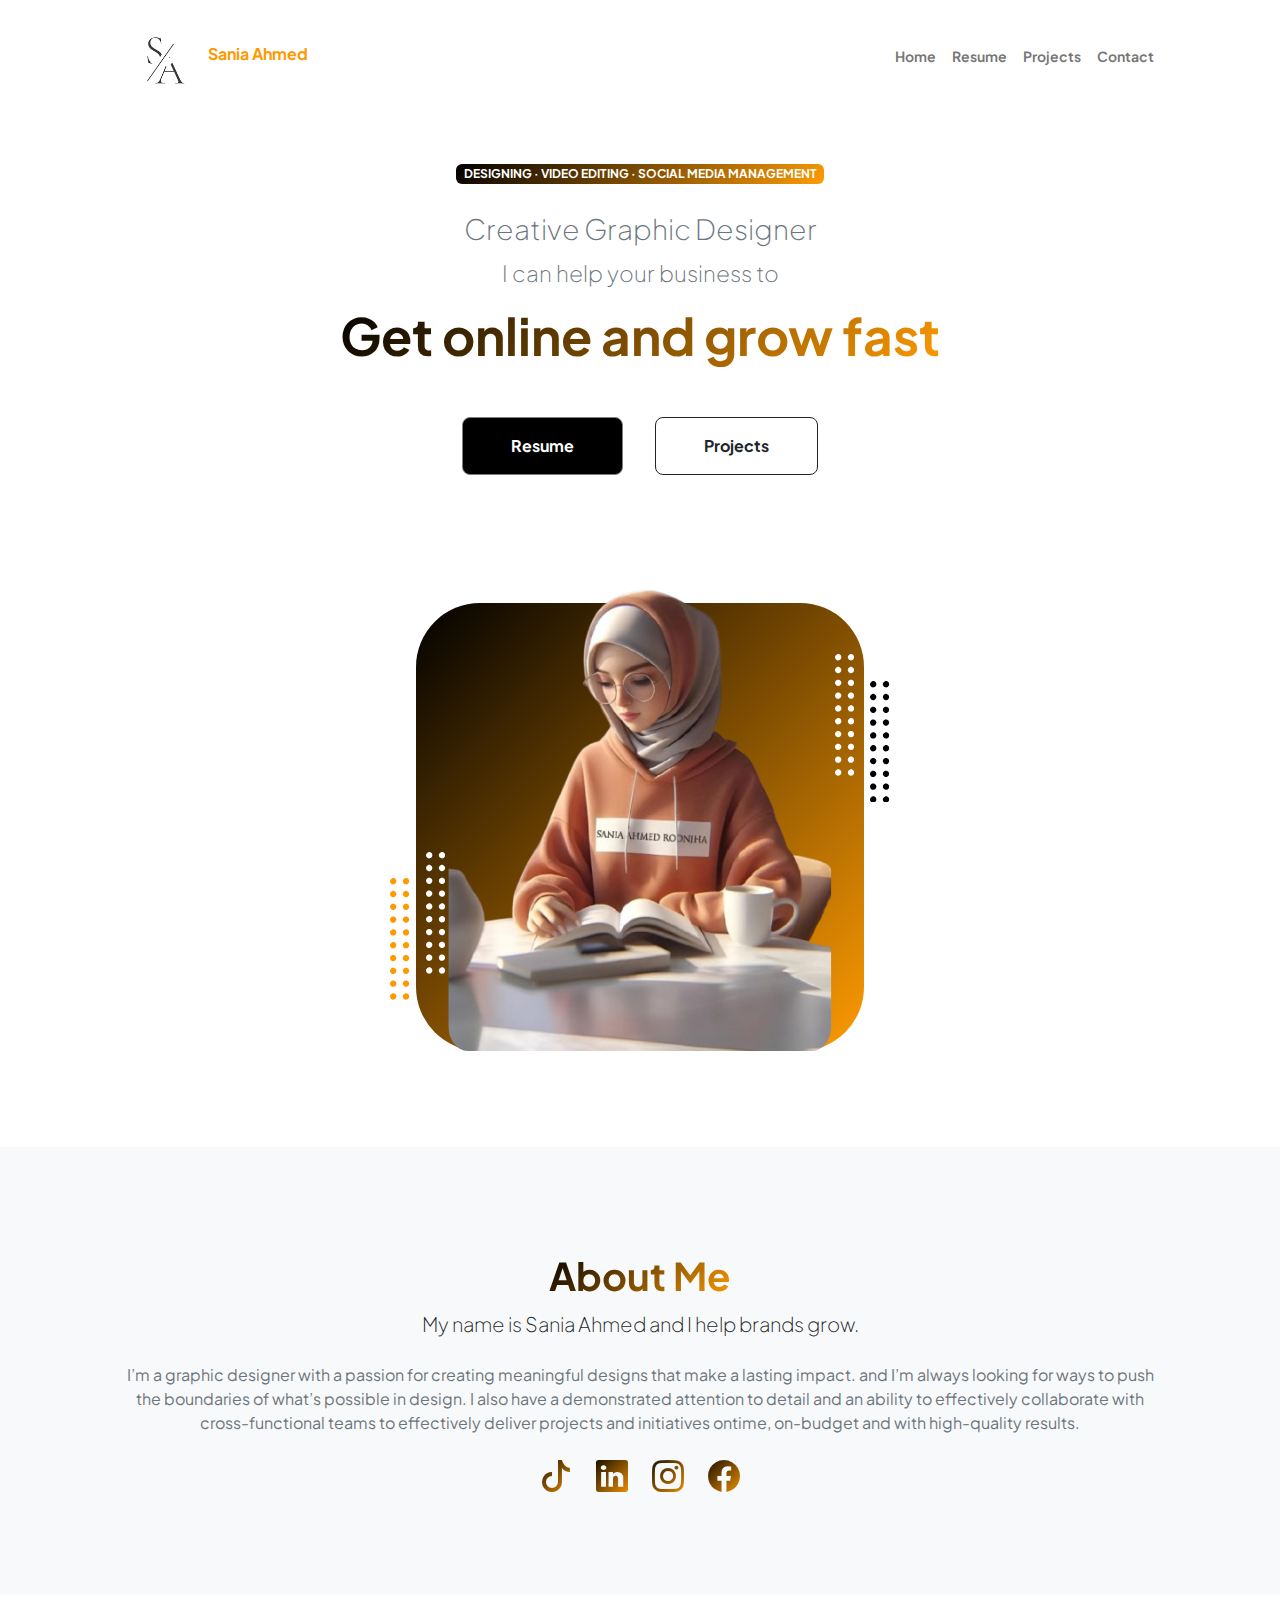
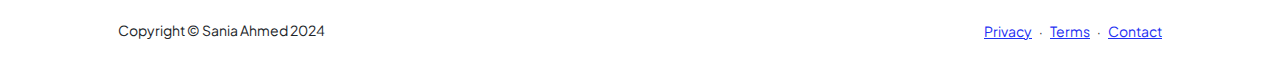
<file: index.html>
<!DOCTYPE html>
<html lang="en">
    <head>
        <meta charset="utf-8" />
        <meta name="viewport" content="width=device-width, initial-scale=1, shrink-to-fit=no" />
        <meta name="description" content="" />
        <meta name="author" content="" />
        <title>Sania Ahmed</title>
        <!-- Favicon-->
        <link rel="icon" type="image/x-icon" href="assets/favicon.png" id="icon"/>
        <!-- Custom Google font-->
        <link rel="preconnect" href="https://fonts.googleapis.com" />
        <link rel="preconnect" href="https://fonts.gstatic.com" crossorigin />
        <link href="https://fonts.googleapis.com/css2?family=Plus+Jakarta+Sans:wght@100;200;300;400;500;600;700;800;900&amp;display=swap" rel="stylesheet" />
        <!-- Bootstrap icons-->
        <link href="https://cdn.jsdelivr.net/npm/bootstrap-icons@1.8.1/font/bootstrap-icons.css" rel="stylesheet" />
        <link href="css/styles.css" rel="stylesheet" />
    </head>
    <body class="d-flex flex-column h-100">
        <main class="flex-shrink-0">
            <!-- Navigation-->
            <nav class="navbar navbar-expand-lg navbar-light bg-white py-3">
                <div class="container px-5">
                    <a class="navbar-brand" href="index.html"><span class="fw-bolder text-primary"><img src="assets/favicon.png" alt="logo" id="logo">Sania Ahmed</span></a>
                    <button class="navbar-toggler" type="button" data-bs-toggle="collapse" data-bs-target="#navbarSupportedContent" aria-controls="navbarSupportedContent" aria-expanded="false" aria-label="Toggle navigation"><span class="navbar-toggler-icon"></span></button>
                    <div class="collapse navbar-collapse" id="navbarSupportedContent">
                        <ul class="navbar-nav ms-auto mb-2 mb-lg-0 small fw-bolder">
                            <li class="nav-item"><a class="nav-link" href="index.html">Home</a></li>
                            <li class="nav-item"><a class="nav-link" href="resume.html">Resume</a></li>
                            <li class="nav-item"><a class="nav-link" href="projects.html">Projects</a></li>
                            <li class="nav-item"><a class="nav-link" href="#contact">Contact</a></li>
                        </ul>
                    </div>
                </div>
            </nav>
            <!-- Header-->
            <header class="py-5">
                <div class="container px-5 pb-5">
                    <div class="row gx-5 align-items-center">
                        <div class="col-xxl-5">
                            <!-- Header text content-->
                            <div class="text-center text-xxl-start">
                                <div class="badge bg-gradient-primary-to-secondary text-white mb-4"><div class="text-uppercase">Designing &middot; Video Editing  &middot; Social Media Management</div></div>
                                <div class="fs-3 fw-light text-muted">Creative Graphic Designer<br><span>I can help your business to</span></div>
                                <h1 class="display-3 fw-bolder mb-5"><span class="text-gradient d-inline">Get online and grow fast</span></h1>
                                <div class="d-grid gap-3 d-sm-flex justify-content-sm-center justify-content-xxl-start mb-3">
                                    <a class="btn btn-primary btn-lg px-5 py-3 me-sm-3 fs-6 fw-bolder" href="resume.html">Resume</a>
                                    <a class="btn btn-outline-dark btn-lg px-5 py-3 fs-6 fw-bolder" href="projects.html">Projects</a>
                                </div>
                            </div>
                        </div>
                        <div class="col-xxl-7">
                            <!-- Header profile picture-->
                            <div class="d-flex justify-content-center mt-5 mt-xxl-0">
                                <div class="profile bg-gradient-primary-to-secondary">
                                    <!-- TIP: For best results, use a photo with a transparent background like the demo example below-->
                                    <!-- Watch a tutorial on how to do this on YouTube (link)-->
                                    <img class="profile-img" src="assets/profile1.png" alt="..." id="main"/>
                                    <div class="dots-1">
                                        <!-- SVG Dots-->
                                        <svg version="1.1" xmlns="http://www.w3.org/2000/svg" xmlns:xlink="http://www.w3.org/1999/xlink" x="0px" y="0px" viewBox="0 0 191.6 1215.4" style="enable-background: new 0 0 191.6 1215.4" xml:space="preserve">
                                            <g transform="translate(0.000000,1280.000000) scale(0.100000,-0.100000)">
                                                <path d="M227.7,12788.6c-105-35-200-141-222-248c-43-206,163-412,369-369c155,32,275,190,260,339c-11,105-90,213-190,262        C383.7,12801.6,289.7,12808.6,227.7,12788.6z"></path>
                                                <path d="M1507.7,12788.6c-151-50-253-216-222-362c25-119,136-230,254-255c194-41,395,142,375,339c-11,105-90,213-190,262        C1663.7,12801.6,1569.7,12808.6,1507.7,12788.6z"></path>
                                                <path d="M227.7,11508.6c-105-35-200-141-222-248c-43-206,163-412,369-369c155,32,275,190,260,339c-11,105-90,213-190,262        C383.7,11521.6,289.7,11528.6,227.7,11508.6z"></path>
                                                <path d="M1507.7,11508.6c-151-50-253-216-222-362c25-119,136-230,254-255c194-41,395,142,375,339c-11,105-90,213-190,262        C1663.7,11521.6,1569.7,11528.6,1507.7,11508.6z"></path>
                                                <path d="M227.7,10228.6c-105-35-200-141-222-248c-43-206,163-412,369-369c155,32,275,190,260,339c-11,105-90,213-190,262        C383.7,10241.6,289.7,10248.6,227.7,10228.6z"></path>
                                                <path d="M1507.7,10228.6c-105-35-200-141-222-248c-43-206,163-412,369-369c155,32,275,190,260,339c-11,105-90,213-190,262        C1663.7,10241.6,1569.7,10248.6,1507.7,10228.6z"></path>
                                                <path d="M227.7,8948.6c-105-35-200-141-222-248c-43-206,163-412,369-369c155,32,275,190,260,339c-11,105-90,213-190,262        C383.7,8961.6,289.7,8968.6,227.7,8948.6z"></path>
                                                <path d="M1507.7,8948.6c-105-35-200-141-222-248c-43-206,163-412,369-369c155,32,275,190,260,339c-11,105-90,213-190,262        C1663.7,8961.6,1569.7,8968.6,1507.7,8948.6z"></path>
                                                <path d="M227.7,7668.6c-105-35-200-141-222-248c-43-206,163-412,369-369c155,32,275,190,260,339c-11,105-90,213-190,262        C383.7,7681.6,289.7,7688.6,227.7,7668.6z"></path>
                                                <path d="M1507.7,7668.6c-105-35-200-141-222-248c-43-206,163-412,369-369c155,32,275,190,260,339c-11,105-90,213-190,262        C1663.7,7681.6,1569.7,7688.6,1507.7,7668.6z"></path>
                                                <path d="M227.7,6388.6c-105-35-200-141-222-248c-43-206,163-412,369-369c155,32,275,190,260,339c-11,105-90,213-190,262        C383.7,6401.6,289.7,6408.6,227.7,6388.6z"></path>
                                                <path d="M1507.7,6388.6c-105-35-200-141-222-248c-43-206,163-412,369-369c155,32,275,190,260,339c-11,105-90,213-190,262        C1663.7,6401.6,1569.7,6408.6,1507.7,6388.6z"></path>
                                                <path d="M227.7,5108.6c-105-35-200-141-222-248c-43-206,163-412,369-369c155,32,275,190,260,339c-11,105-90,213-190,262        C383.7,5121.6,289.7,5128.6,227.7,5108.6z"></path>
                                                <path d="M1507.7,5108.6c-105-35-200-141-222-248c-43-206,163-412,369-369c155,32,275,190,260,339c-11,105-90,213-190,262        C1663.7,5121.6,1569.7,5128.6,1507.7,5108.6z"></path>
                                                <path d="M227.7,3828.6c-105-35-200-141-222-248c-43-206,163-412,369-369c155,32,275,190,260,339c-11,105-90,213-190,262        C383.7,3841.6,289.7,3848.6,227.7,3828.6z"></path>
                                                <path d="M1507.7,3828.6c-105-35-200-141-222-248c-43-206,163-412,369-369c155,32,275,190,260,339c-11,105-90,213-190,262        C1663.7,3841.6,1569.7,3848.6,1507.7,3828.6z"></path>
                                                <path d="M227.7,2548.6c-105-35-200-141-222-248c-43-206,163-412,369-369c155,32,275,190,260,339c-11,105-90,213-190,262        C383.7,2561.6,289.7,2568.6,227.7,2548.6z"></path>
                                                <path d="M1507.7,2548.6c-105-35-200-141-222-248c-43-206,163-412,369-369c155,32,275,190,260,339c-11,105-90,213-190,262        C1663.7,2561.6,1569.7,2568.6,1507.7,2548.6z"></path>
                                                <path d="M227.7,1268.6c-105-35-200-141-222-248c-43-206,163-412,369-369c155,32,275,190,260,339c-11,105-90,213-190,262        C383.7,1281.6,289.7,1288.6,227.7,1268.6z"></path>
                                                <path d="M1507.7,1268.6c-105-35-200-141-222-248c-43-206,163-412,369-369c155,32,275,190,260,339c-11,105-90,213-190,262        C1663.7,1281.6,1569.7,1288.6,1507.7,1268.6z"></path>
                                            </g>
                                        </svg>
                                        <!-- END of SVG dots-->
                                    </div>
                                    <div class="dots-2">
                                        <!-- SVG Dots-->
                                        <svg version="1.1" xmlns="http://www.w3.org/2000/svg" xmlns:xlink="http://www.w3.org/1999/xlink" x="0px" y="0px" viewBox="0 0 191.6 1215.4" style="enable-background: new 0 0 191.6 1215.4" xml:space="preserve">
                                            <g transform="translate(0.000000,1280.000000) scale(0.100000,-0.100000)">
                                                <path d="M227.7,12788.6c-105-35-200-141-222-248c-43-206,163-412,369-369c155,32,275,190,260,339c-11,105-90,213-190,262        C383.7,12801.6,289.7,12808.6,227.7,12788.6z"></path>
                                                <path d="M1507.7,12788.6c-151-50-253-216-222-362c25-119,136-230,254-255c194-41,395,142,375,339c-11,105-90,213-190,262        C1663.7,12801.6,1569.7,12808.6,1507.7,12788.6z"></path>
                                                <path d="M227.7,11508.6c-105-35-200-141-222-248c-43-206,163-412,369-369c155,32,275,190,260,339c-11,105-90,213-190,262        C383.7,11521.6,289.7,11528.6,227.7,11508.6z"></path>
                                                <path d="M1507.7,11508.6c-151-50-253-216-222-362c25-119,136-230,254-255c194-41,395,142,375,339c-11,105-90,213-190,262        C1663.7,11521.6,1569.7,11528.6,1507.7,11508.6z"></path>
                                                <path d="M227.7,10228.6c-105-35-200-141-222-248c-43-206,163-412,369-369c155,32,275,190,260,339c-11,105-90,213-190,262        C383.7,10241.6,289.7,10248.6,227.7,10228.6z"></path>
                                                <path d="M1507.7,10228.6c-105-35-200-141-222-248c-43-206,163-412,369-369c155,32,275,190,260,339c-11,105-90,213-190,262        C1663.7,10241.6,1569.7,10248.6,1507.7,10228.6z"></path>
                                                <path d="M227.7,8948.6c-105-35-200-141-222-248c-43-206,163-412,369-369c155,32,275,190,260,339c-11,105-90,213-190,262        C383.7,8961.6,289.7,8968.6,227.7,8948.6z"></path>
                                                <path d="M1507.7,8948.6c-105-35-200-141-222-248c-43-206,163-412,369-369c155,32,275,190,260,339c-11,105-90,213-190,262        C1663.7,8961.6,1569.7,8968.6,1507.7,8948.6z"></path>
                                                <path d="M227.7,7668.6c-105-35-200-141-222-248c-43-206,163-412,369-369c155,32,275,190,260,339c-11,105-90,213-190,262        C383.7,7681.6,289.7,7688.6,227.7,7668.6z"></path>
                                                <path d="M1507.7,7668.6c-105-35-200-141-222-248c-43-206,163-412,369-369c155,32,275,190,260,339c-11,105-90,213-190,262        C1663.7,7681.6,1569.7,7688.6,1507.7,7668.6z"></path>
                                                <path d="M227.7,6388.6c-105-35-200-141-222-248c-43-206,163-412,369-369c155,32,275,190,260,339c-11,105-90,213-190,262        C383.7,6401.6,289.7,6408.6,227.7,6388.6z"></path>
                                                <path d="M1507.7,6388.6c-105-35-200-141-222-248c-43-206,163-412,369-369c155,32,275,190,260,339c-11,105-90,213-190,262        C1663.7,6401.6,1569.7,6408.6,1507.7,6388.6z"></path>
                                                <path d="M227.7,5108.6c-105-35-200-141-222-248c-43-206,163-412,369-369c155,32,275,190,260,339c-11,105-90,213-190,262        C383.7,5121.6,289.7,5128.6,227.7,5108.6z"></path>
                                                <path d="M1507.7,5108.6c-105-35-200-141-222-248c-43-206,163-412,369-369c155,32,275,190,260,339c-11,105-90,213-190,262        C1663.7,5121.6,1569.7,5128.6,1507.7,5108.6z"></path>
                                                <path d="M227.7,3828.6c-105-35-200-141-222-248c-43-206,163-412,369-369c155,32,275,190,260,339c-11,105-90,213-190,262        C383.7,3841.6,289.7,3848.6,227.7,3828.6z"></path>
                                                <path d="M1507.7,3828.6c-105-35-200-141-222-248c-43-206,163-412,369-369c155,32,275,190,260,339c-11,105-90,213-190,262        C1663.7,3841.6,1569.7,3848.6,1507.7,3828.6z"></path>
                                                <path d="M227.7,2548.6c-105-35-200-141-222-248c-43-206,163-412,369-369c155,32,275,190,260,339c-11,105-90,213-190,262        C383.7,2561.6,289.7,2568.6,227.7,2548.6z"></path>
                                                <path d="M1507.7,2548.6c-105-35-200-141-222-248c-43-206,163-412,369-369c155,32,275,190,260,339c-11,105-90,213-190,262        C1663.7,2561.6,1569.7,2568.6,1507.7,2548.6z"></path>
                                                <path d="M227.7,1268.6c-105-35-200-141-222-248c-43-206,163-412,369-369c155,32,275,190,260,339c-11,105-90,213-190,262        C383.7,1281.6,289.7,1288.6,227.7,1268.6z"></path>
                                                <path d="M1507.7,1268.6c-105-35-200-141-222-248c-43-206,163-412,369-369c155,32,275,190,260,339c-11,105-90,213-190,262        C1663.7,1281.6,1569.7,1288.6,1507.7,1268.6z"></path>
                                            </g>
                                        </svg>
                                        <!-- END of SVG dots-->
                                    </div>
                                    <div class="dots-3">
                                        <!-- SVG Dots-->
                                        <svg version="1.1" xmlns="http://www.w3.org/2000/svg" xmlns:xlink="http://www.w3.org/1999/xlink" x="0px" y="0px" viewBox="0 0 191.6 1215.4" style="enable-background: new 0 0 191.6 1215.4" xml:space="preserve">
                                            <g transform="translate(0.000000,1280.000000) scale(0.100000,-0.100000)">
                                                <path d="M227.7,12788.6c-105-35-200-141-222-248c-43-206,163-412,369-369c155,32,275,190,260,339c-11,105-90,213-190,262        C383.7,12801.6,289.7,12808.6,227.7,12788.6z"></path>
                                                <path d="M1507.7,12788.6c-151-50-253-216-222-362c25-119,136-230,254-255c194-41,395,142,375,339c-11,105-90,213-190,262        C1663.7,12801.6,1569.7,12808.6,1507.7,12788.6z"></path>
                                                <path d="M227.7,11508.6c-105-35-200-141-222-248c-43-206,163-412,369-369c155,32,275,190,260,339c-11,105-90,213-190,262        C383.7,11521.6,289.7,11528.6,227.7,11508.6z"></path>
                                                <path d="M1507.7,11508.6c-151-50-253-216-222-362c25-119,136-230,254-255c194-41,395,142,375,339c-11,105-90,213-190,262        C1663.7,11521.6,1569.7,11528.6,1507.7,11508.6z"></path>
                                                <path d="M227.7,10228.6c-105-35-200-141-222-248c-43-206,163-412,369-369c155,32,275,190,260,339c-11,105-90,213-190,262        C383.7,10241.6,289.7,10248.6,227.7,10228.6z"></path>
                                                <path d="M1507.7,10228.6c-105-35-200-141-222-248c-43-206,163-412,369-369c155,32,275,190,260,339c-11,105-90,213-190,262        C1663.7,10241.6,1569.7,10248.6,1507.7,10228.6z"></path>
                                                <path d="M227.7,8948.6c-105-35-200-141-222-248c-43-206,163-412,369-369c155,32,275,190,260,339c-11,105-90,213-190,262        C383.7,8961.6,289.7,8968.6,227.7,8948.6z"></path>
                                                <path d="M1507.7,8948.6c-105-35-200-141-222-248c-43-206,163-412,369-369c155,32,275,190,260,339c-11,105-90,213-190,262        C1663.7,8961.6,1569.7,8968.6,1507.7,8948.6z"></path>
                                                <path d="M227.7,7668.6c-105-35-200-141-222-248c-43-206,163-412,369-369c155,32,275,190,260,339c-11,105-90,213-190,262        C383.7,7681.6,289.7,7688.6,227.7,7668.6z"></path>
                                                <path d="M1507.7,7668.6c-105-35-200-141-222-248c-43-206,163-412,369-369c155,32,275,190,260,339c-11,105-90,213-190,262        C1663.7,7681.6,1569.7,7688.6,1507.7,7668.6z"></path>
                                                <path d="M227.7,6388.6c-105-35-200-141-222-248c-43-206,163-412,369-369c155,32,275,190,260,339c-11,105-90,213-190,262        C383.7,6401.6,289.7,6408.6,227.7,6388.6z"></path>
                                                <path d="M1507.7,6388.6c-105-35-200-141-222-248c-43-206,163-412,369-369c155,32,275,190,260,339c-11,105-90,213-190,262        C1663.7,6401.6,1569.7,6408.6,1507.7,6388.6z"></path>
                                                <path d="M227.7,5108.6c-105-35-200-141-222-248c-43-206,163-412,369-369c155,32,275,190,260,339c-11,105-90,213-190,262        C383.7,5121.6,289.7,5128.6,227.7,5108.6z"></path>
                                                <path d="M1507.7,5108.6c-105-35-200-141-222-248c-43-206,163-412,369-369c155,32,275,190,260,339c-11,105-90,213-190,262        C1663.7,5121.6,1569.7,5128.6,1507.7,5108.6z"></path>
                                                <path d="M227.7,3828.6c-105-35-200-141-222-248c-43-206,163-412,369-369c155,32,275,190,260,339c-11,105-90,213-190,262        C383.7,3841.6,289.7,3848.6,227.7,3828.6z"></path>
                                                <path d="M1507.7,3828.6c-105-35-200-141-222-248c-43-206,163-412,369-369c155,32,275,190,260,339c-11,105-90,213-190,262        C1663.7,3841.6,1569.7,3848.6,1507.7,3828.6z"></path>
                                                <path d="M227.7,2548.6c-105-35-200-141-222-248c-43-206,163-412,369-369c155,32,275,190,260,339c-11,105-90,213-190,262        C383.7,2561.6,289.7,2568.6,227.7,2548.6z"></path>
                                                <path d="M1507.7,2548.6c-105-35-200-141-222-248c-43-206,163-412,369-369c155,32,275,190,260,339c-11,105-90,213-190,262        C1663.7,2561.6,1569.7,2568.6,1507.7,2548.6z"></path>
                                                <path d="M227.7,1268.6c-105-35-200-141-222-248c-43-206,163-412,369-369c155,32,275,190,260,339c-11,105-90,213-190,262        C383.7,1281.6,289.7,1288.6,227.7,1268.6z"></path>
                                                <path d="M1507.7,1268.6c-105-35-200-141-222-248c-43-206,163-412,369-369c155,32,275,190,260,339c-11,105-90,213-190,262        C1663.7,1281.6,1569.7,1288.6,1507.7,1268.6z"></path>
                                            </g>
                                        </svg>
                                        <!-- END of SVG dots-->
                                    </div>
                                    <div class="dots-4">
                                        <!-- SVG Dots-->
                                        <svg version="1.1" xmlns="http://www.w3.org/2000/svg" xmlns:xlink="http://www.w3.org/1999/xlink" x="0px" y="0px" viewBox="0 0 191.6 1215.4" style="enable-background: new 0 0 191.6 1215.4" xml:space="preserve">
                                            <g transform="translate(0.000000,1280.000000) scale(0.100000,-0.100000)">
                                                <path d="M227.7,12788.6c-105-35-200-141-222-248c-43-206,163-412,369-369c155,32,275,190,260,339c-11,105-90,213-190,262        C383.7,12801.6,289.7,12808.6,227.7,12788.6z"></path>
                                                <path d="M1507.7,12788.6c-151-50-253-216-222-362c25-119,136-230,254-255c194-41,395,142,375,339c-11,105-90,213-190,262        C1663.7,12801.6,1569.7,12808.6,1507.7,12788.6z"></path>
                                                <path d="M227.7,11508.6c-105-35-200-141-222-248c-43-206,163-412,369-369c155,32,275,190,260,339c-11,105-90,213-190,262        C383.7,11521.6,289.7,11528.6,227.7,11508.6z"></path>
                                                <path d="M1507.7,11508.6c-151-50-253-216-222-362c25-119,136-230,254-255c194-41,395,142,375,339c-11,105-90,213-190,262        C1663.7,11521.6,1569.7,11528.6,1507.7,11508.6z"></path>
                                                <path d="M227.7,10228.6c-105-35-200-141-222-248c-43-206,163-412,369-369c155,32,275,190,260,339c-11,105-90,213-190,262        C383.7,10241.6,289.7,10248.6,227.7,10228.6z"></path>
                                                <path d="M1507.7,10228.6c-105-35-200-141-222-248c-43-206,163-412,369-369c155,32,275,190,260,339c-11,105-90,213-190,262        C1663.7,10241.6,1569.7,10248.6,1507.7,10228.6z"></path>
                                                <path d="M227.7,8948.6c-105-35-200-141-222-248c-43-206,163-412,369-369c155,32,275,190,260,339c-11,105-90,213-190,262        C383.7,8961.6,289.7,8968.6,227.7,8948.6z"></path>
                                                <path d="M1507.7,8948.6c-105-35-200-141-222-248c-43-206,163-412,369-369c155,32,275,190,260,339c-11,105-90,213-190,262        C1663.7,8961.6,1569.7,8968.6,1507.7,8948.6z"></path>
                                                <path d="M227.7,7668.6c-105-35-200-141-222-248c-43-206,163-412,369-369c155,32,275,190,260,339c-11,105-90,213-190,262        C383.7,7681.6,289.7,7688.6,227.7,7668.6z"></path>
                                                <path d="M1507.7,7668.6c-105-35-200-141-222-248c-43-206,163-412,369-369c155,32,275,190,260,339c-11,105-90,213-190,262        C1663.7,7681.6,1569.7,7688.6,1507.7,7668.6z"></path>
                                                <path d="M227.7,6388.6c-105-35-200-141-222-248c-43-206,163-412,369-369c155,32,275,190,260,339c-11,105-90,213-190,262        C383.7,6401.6,289.7,6408.6,227.7,6388.6z"></path>
                                                <path d="M1507.7,6388.6c-105-35-200-141-222-248c-43-206,163-412,369-369c155,32,275,190,260,339c-11,105-90,213-190,262        C1663.7,6401.6,1569.7,6408.6,1507.7,6388.6z"></path>
                                                <path d="M227.7,5108.6c-105-35-200-141-222-248c-43-206,163-412,369-369c155,32,275,190,260,339c-11,105-90,213-190,262        C383.7,5121.6,289.7,5128.6,227.7,5108.6z"></path>
                                                <path d="M1507.7,5108.6c-105-35-200-141-222-248c-43-206,163-412,369-369c155,32,275,190,260,339c-11,105-90,213-190,262        C1663.7,5121.6,1569.7,5128.6,1507.7,5108.6z"></path>
                                                <path d="M227.7,3828.6c-105-35-200-141-222-248c-43-206,163-412,369-369c155,32,275,190,260,339c-11,105-90,213-190,262        C383.7,3841.6,289.7,3848.6,227.7,3828.6z"></path>
                                                <path d="M1507.7,3828.6c-105-35-200-141-222-248c-43-206,163-412,369-369c155,32,275,190,260,339c-11,105-90,213-190,262        C1663.7,3841.6,1569.7,3848.6,1507.7,3828.6z"></path>
                                                <path d="M227.7,2548.6c-105-35-200-141-222-248c-43-206,163-412,369-369c155,32,275,190,260,339c-11,105-90,213-190,262        C383.7,2561.6,289.7,2568.6,227.7,2548.6z"></path>
                                                <path d="M1507.7,2548.6c-105-35-200-141-222-248c-43-206,163-412,369-369c155,32,275,190,260,339c-11,105-90,213-190,262        C1663.7,2561.6,1569.7,2568.6,1507.7,2548.6z"></path>
                                                <path d="M227.7,1268.6c-105-35-200-141-222-248c-43-206,163-412,369-369c155,32,275,190,260,339c-11,105-90,213-190,262        C383.7,1281.6,289.7,1288.6,227.7,1268.6z"></path>
                                                <path d="M1507.7,1268.6c-105-35-200-141-222-248c-43-206,163-412,369-369c155,32,275,190,260,339c-11,105-90,213-190,262        C1663.7,1281.6,1569.7,1288.6,1507.7,1268.6z"></path>
                                            </g>
                                        </svg>
                                        <!-- END of SVG dots-->
                                    </div>
                                </div>
                            </div>
                        </div>
                    </div>
                </div>
            </header>
            <!-- About Section-->
            <section class="bg-light py-5">
                <div class="container px-5">
                    <div class="row gx-5 justify-content-center">
                        <div class="col-xxl-8">
                            <div class="text-center my-5">
                                <h2 class="display-5 fw-bolder"><span class="text-gradient d-inline">About Me</span></h2>
                                <p class="lead fw-light mb-4">My name is Sania Ahmed and I help brands grow.</p>
                                <p class="text-muted">I’m a graphic designer with a passion for creating
                                    meaningful designs that make a lasting impact. and
                                    I’m always looking for ways to push the boundaries
                                    of what’s possible in design. I also have a
                                    demonstrated attention to detail and an ability to
                                    effectively collaborate with cross-functional teams
                                    to effectively deliver projects and initiatives ontime, on-budget and with high-quality results.
                                    </p>
                                <div id="contact" class="d-flex justify-content-center fs-2 gap-4">
                                    <a class="text-gradient" href="https://www.tiktok.com/@hoorain.roonjha?_t=8pqTNEJXsyA&_r=1"><i class="bi bi-tiktok"></i></a>
                                    <a class="text-gradient" href="https://www.linkedin.com/in/sania-ahmed-b5738b315?utm_source=share&utm_campaign=share_via&utm_content=profile&utm_medium=android_app"><i class="bi bi-linkedin"></i></a>
                                    <a class="text-gradient" href="https://www.instagram.com/saniaahmed315?igsh=bWNmaGRlZnRweTZ1"><i class="bi bi-instagram"></i></a>
                                    <a class="text-gradient" href="https://www.facebook.com/profile.php?id=61563293364934&mibextid=ZbWKwL"><i class="bi bi-facebook"></i></a>
                                </div>
                            </div>
                        </div>
                    </div>
                </div>
            </section>
        </main>
        <!-- Footer-->
        <footer class="bg-white py-4 mt-auto">
            <div class="container px-5">
                <div class="row align-items-center justify-content-between flex-column flex-sm-row">
                    <div class="col-auto"><div class="small m-0">Copyright &copy; Sania Ahmed 2024</div></div>
                    <div class="col-auto">
                        <a class="small" href="privacy.html">Privacy</a>
                        <span class="mx-1">&middot;</span>
                        <a class="small" href="terms.html">Terms</a>
                        <span class="mx-1">&middot;</span>
                        <a class="small" href="#contact">Contact</a>
                    </div>
                </div>
            </div>
        </footer>
        <script src="https://cdn.jsdelivr.net/npm/bootstrap@5.2.3/dist/js/bootstrap.bundle.min.js"></script>
        <!-- Core theme JS-->
        <script src="js/scripts.js"></script>
    </body>
</html>
</file>
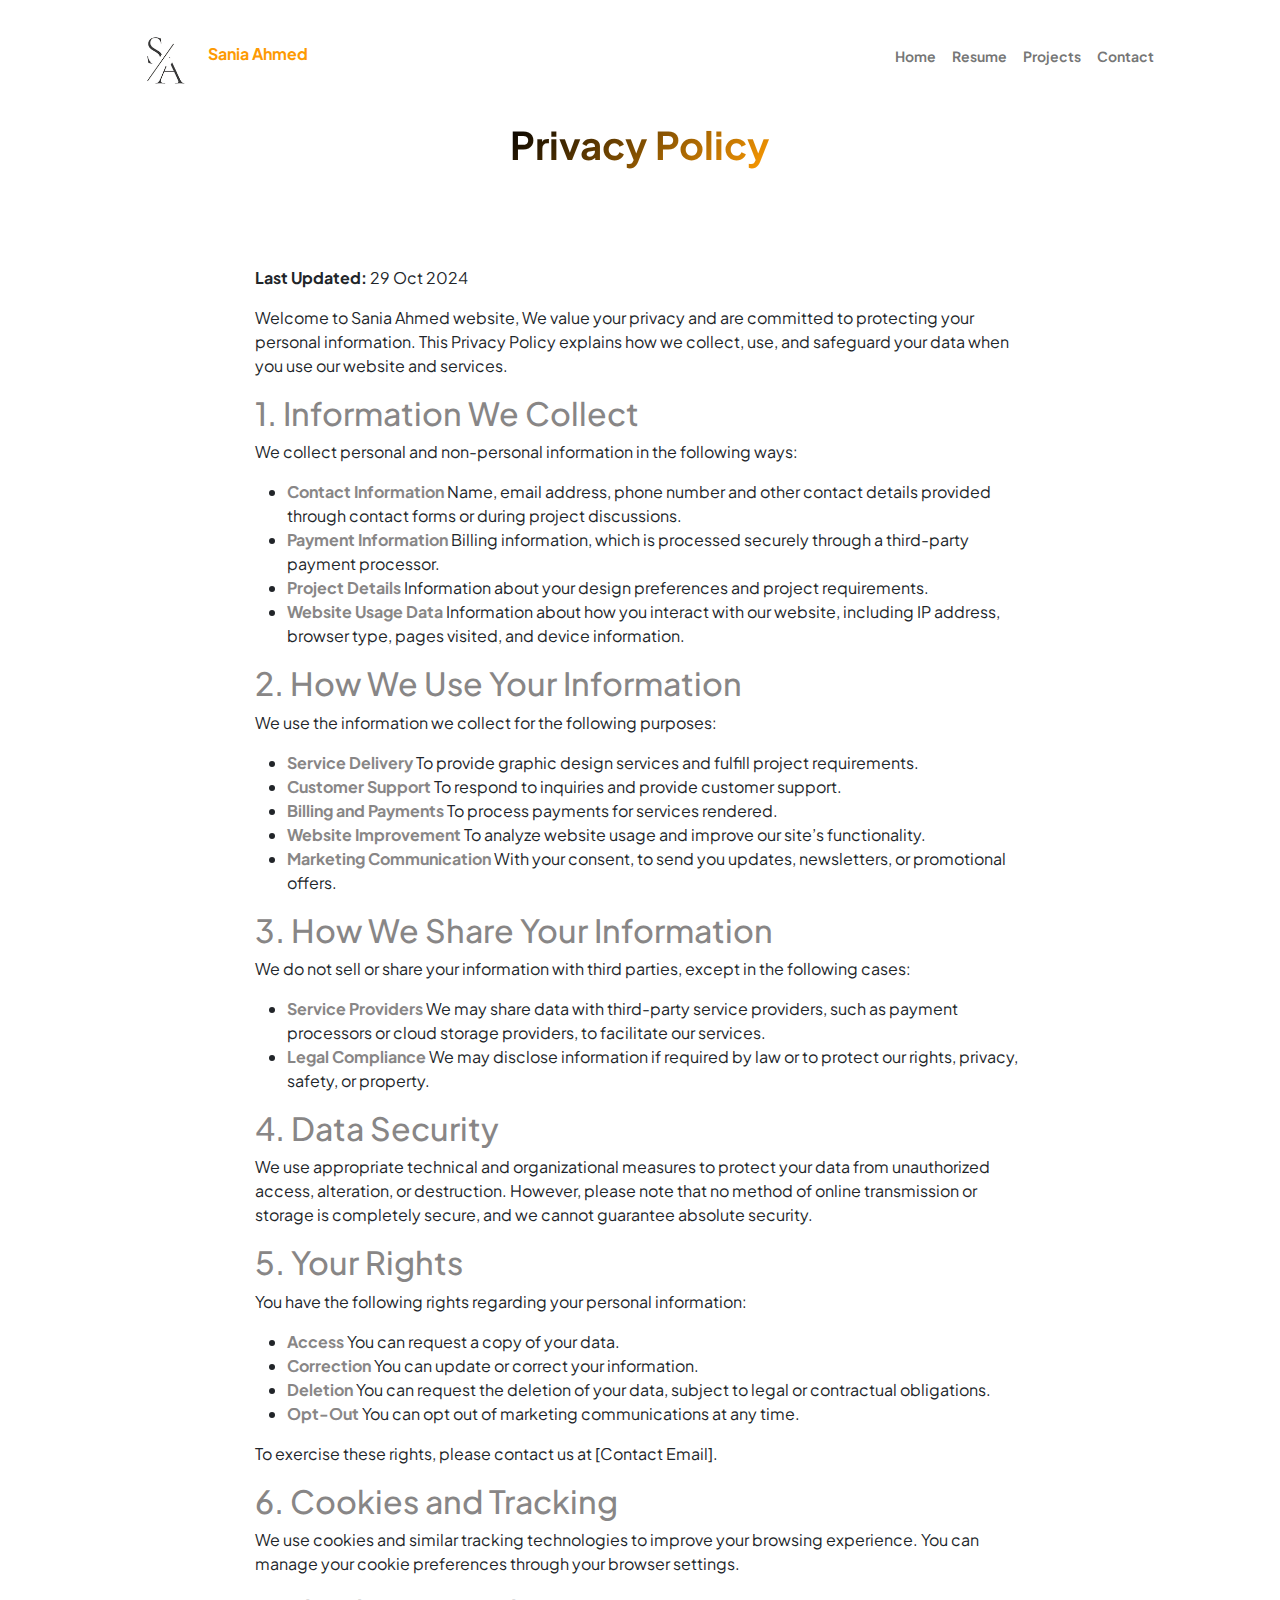
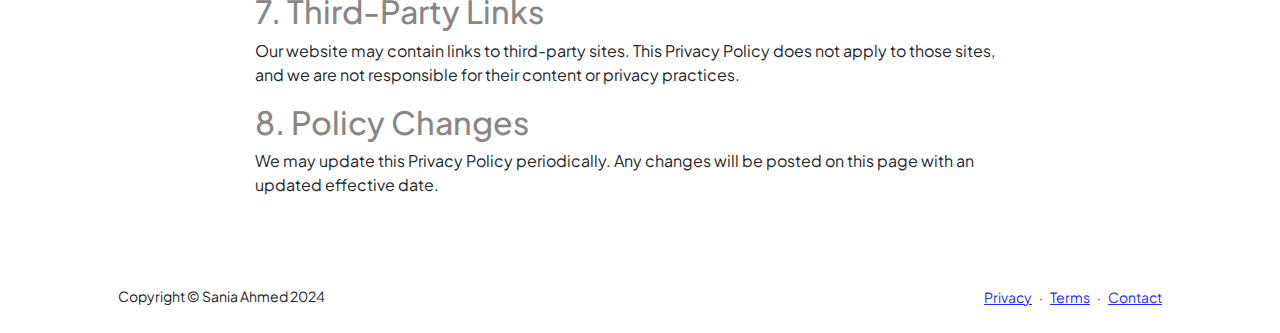
<file: privacy.html>
<!DOCTYPE html>
<html lang="en">
    <head>
        <meta charset="utf-8" />
        <meta name="viewport" content="width=device-width, initial-scale=1, shrink-to-fit=no" />
        <meta name="description" content />
        <meta name="author" content="" />
        <title>Sania Ahmed</title>
        <!-- Favicon-->
        <link rel="icon" type="image/x-icon" href="assets/favicon.png" id="icon"/>
        <!-- Custom Google font-->
        <link rel="preconnect" href="https://fonts.googleapis.com" />
        <link rel="preconnect" href="https://fonts.gstatic.com" crossorigin />
        <link href="https://fonts.googleapis.com/css2?family=Plus+Jakarta+Sans:wght@100;200;300;400;500;600;700;800;900&amp;display=swap" rel="stylesheet" />
        <!-- Bootstrap icons-->
        <link href="https://cdn.jsdelivr.net/npm/bootstrap-icons@1.8.1/font/bootstrap-icons.css" rel="stylesheet" />
        <!-- Core theme CSS (includes Bootstrap)-->
        <link href="css/styles.css" rel="stylesheet" />
</head>

<body  class="d-flex flex-column">
    <main class="flex-shrink-0">
    
    <nav class="navbar navbar-expand-lg navbar-light bg-white py-3">
        <div class="container px-5">
            <a class="navbar-brand" href="index.html"><span class="fw-bolder text-primary"><img src="assets/favicon.png" alt="logo" id="logo">Sania Ahmed</span></a>
            <button class="navbar-toggler" type="button" data-bs-toggle="collapse" data-bs-target="#navbarSupportedContent" aria-controls="navbarSupportedContent" aria-expanded="false" aria-label="Toggle navigation"><span class="navbar-toggler-icon"></span></button>
            <div class="collapse navbar-collapse" id="navbarSupportedContent">
                <ul class="navbar-nav ms-auto mb-2 mb-lg-0 small fw-bolder">
                    <li class="nav-item"><a class="nav-link" href="index.html">Home</a></li>
                    <li class="nav-item"><a class="nav-link" href="resume.html">Resume</a></li>
                    <li class="nav-item"><a class="nav-link" href="projects.html">Projects</a></li>
                    <li class="nav-item"><a class="nav-link" href="#contact">Contact</a></li>
                </ul>
            </div>
        </div>
    </nav>

        <div class="container px-5">
            <div class="text-center mb-5">
    <h1 class="display-5 fw-bolder mb-0"><span class="text-gradient d-inline">Privacy Policy</span></h1>
</div>
<section class="py-5">
    <div class="row gx-5 justify-content-center" >
        <div class="col-lg-11 col-xl-9 col-xxl-8">
    <p><strong>Last Updated:</strong> 29 Oct 2024</p>
    <p>Welcome to Sania Ahmed website, We value your privacy and are committed to protecting your personal information. This Privacy Policy explains how we collect, use, and safeguard your data when you use our website and services.</p>

    <h2 style="color: rgb(136, 134, 134);">1. Information We Collect</h2>
    <p>We collect personal and non-personal information in the following ways:</p>
    <ul>
        <li><strong style="color: rgb(136, 134, 134);">Contact Information</strong> Name, email address, phone number and other contact details provided through contact forms or during project discussions.</li>
        <li><strong style="color: rgb(136, 134, 134);">Payment Information</strong> Billing information, which is processed securely through a third-party payment processor.</li>
        <li><strong style="color: rgb(136, 134, 134);">Project Details</strong> Information about your design preferences and project requirements.</li>
        <li><strong style="color: rgb(136, 134, 134);">Website Usage Data</strong> Information about how you interact with our website, including IP address, browser type, pages visited, and device information.</li>
    </ul>

    <h2 style="color: rgb(136, 134, 134);">2. How We Use Your Information</h2>
    <p>We use the information we collect for the following purposes:</p>
    <ul>
        <li><strong style="color: rgb(136, 134, 134);" >Service Delivery</strong> To provide graphic design services and fulfill project requirements.</li>
        <li><strong style="color: rgb(136, 134, 134);">Customer Support</strong> To respond to inquiries and provide customer support.</li>
        <li><strong style="color: rgb(136, 134, 134);">Billing and Payments</strong> To process payments for services rendered.</li>
        <li><strong style="color: rgb(136, 134, 134);">Website Improvement</strong> To analyze website usage and improve our site’s functionality.</li>
        <li><strong style="color: rgb(136, 134, 134);">Marketing Communication</strong> With your consent, to send you updates, newsletters, or promotional offers.</li>
    </ul>

    <h2 style="color: rgb(136, 134, 134);">3. How We Share Your Information</h2>
    <p>We do not sell or share your information with third parties, except in the following cases:</p>
    <ul>
        <li><strong style="color: rgb(136, 134, 134);">Service Providers</strong> We may share data with third-party service providers, such as payment processors or cloud storage providers, to facilitate our services.</li>
        <li><strong style="color: rgb(136, 134, 134);">Legal Compliance</strong> We may disclose information if required by law or to protect our rights, privacy, safety, or property.</li>
    </ul>

    <h2 style="color: rgb(136, 134, 134);">4. Data Security</h2>
    <p>We use appropriate technical and organizational measures to protect your data from unauthorized access, alteration, or destruction. However, please note that no method of online transmission or storage is completely secure, and we cannot guarantee absolute security.</p>

    <h2 style="color: rgb(136, 134, 134);">5. Your Rights</h2>
    <p>You have the following rights regarding your personal information:</p>
    <ul>
        <li><strong style="color: rgb(136, 134, 134);">Access</strong> You can request a copy of your data.</li>
        <li><strong style="color: rgb(136, 134, 134);">Correction</strong> You can update or correct your information.</li>
        <li><strong style="color: rgb(136, 134, 134);">Deletion</strong> You can request the deletion of your data, subject to legal or contractual obligations.</li>
        <li><strong style="color: rgb(136, 134, 134);">Opt-Out</strong> You can opt out of marketing communications at any time.</li>
    </ul>
    <p>To exercise these rights, please contact us at [Contact Email].</p>

    <h2 style="color: rgb(136, 134, 134);">6. Cookies and Tracking</h2>
    <p>We use cookies and similar tracking technologies to improve your browsing experience. You can manage your cookie preferences through your browser settings.</p>

    <h2 style="color: rgb(136, 134, 134);">7. Third-Party Links</h2>
    <p>Our website may contain links to third-party sites. This Privacy Policy does not apply to those sites, and we are not responsible for their content or privacy practices.</p>

    <h2 style="color: rgb(136, 134, 134);">8. Policy Changes</h2>
    <p>We may update this Privacy Policy periodically. Any changes will be posted on this page with an updated effective date.</p>
    </div>
</div>
</div>
</section>
</main>

    <footer class="bg-white py-4 mt-auto">
        <div class="container px-5">
            <div class="row align-items-center justify-content-between flex-column flex-sm-row">
                <div class="col-auto"><div class="small m-0">Copyright &copy; Sania Ahmed 2024</div></div>
                <div class="col-auto">
                    <a class="small" href="privacy.html">Privacy</a>
                    <span class="mx-1">&middot;</span>
                    <a class="small" href="terms.html">Terms</a>
                    <span class="mx-1">&middot;</span>
                    <a class="small" href="#contact">Contact</a>
                </div>
            </div>
        </div>
    </footer>
    <script src="https://cdn.jsdelivr.net/npm/bootstrap@5.2.3/dist/js/bootstrap.bundle.min.js"></script>
    <!-- Core theme JS-->
    <script src="js/scripts.js"></script>
</body>
</html>
</file>
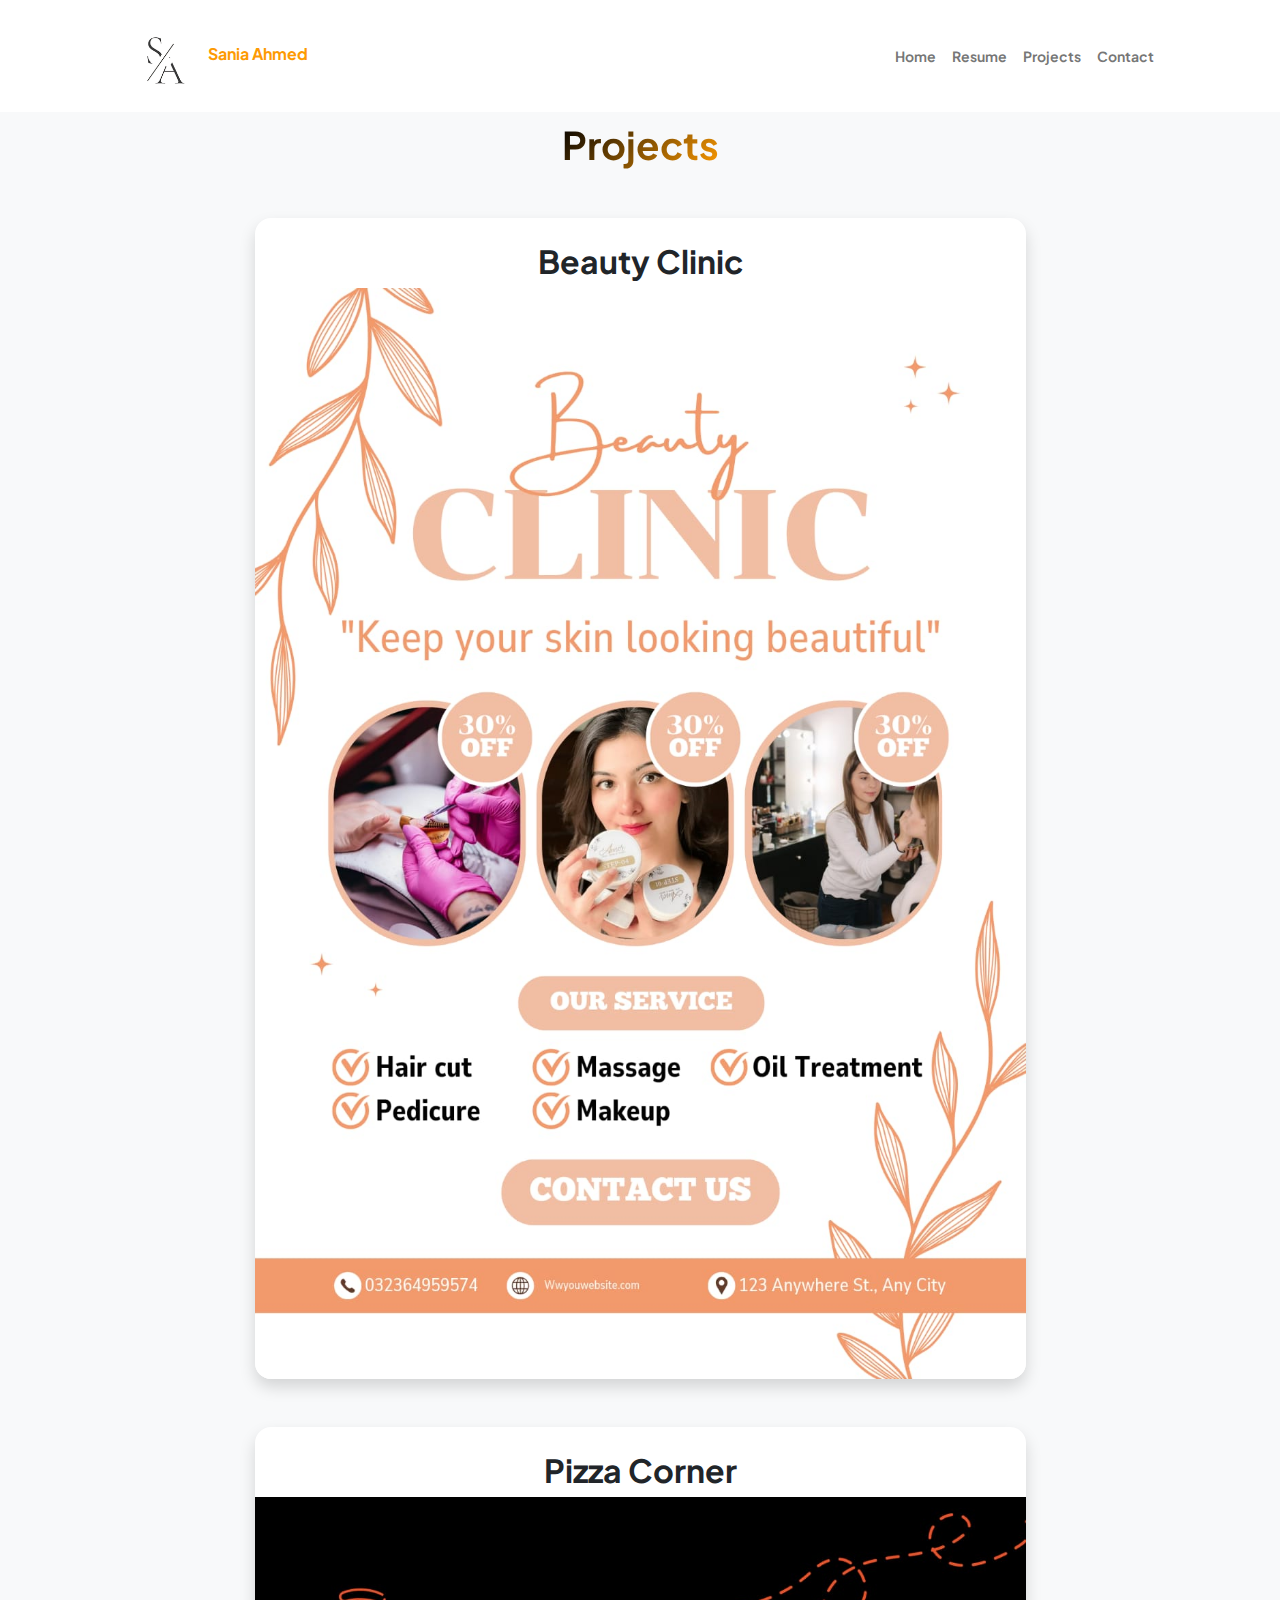
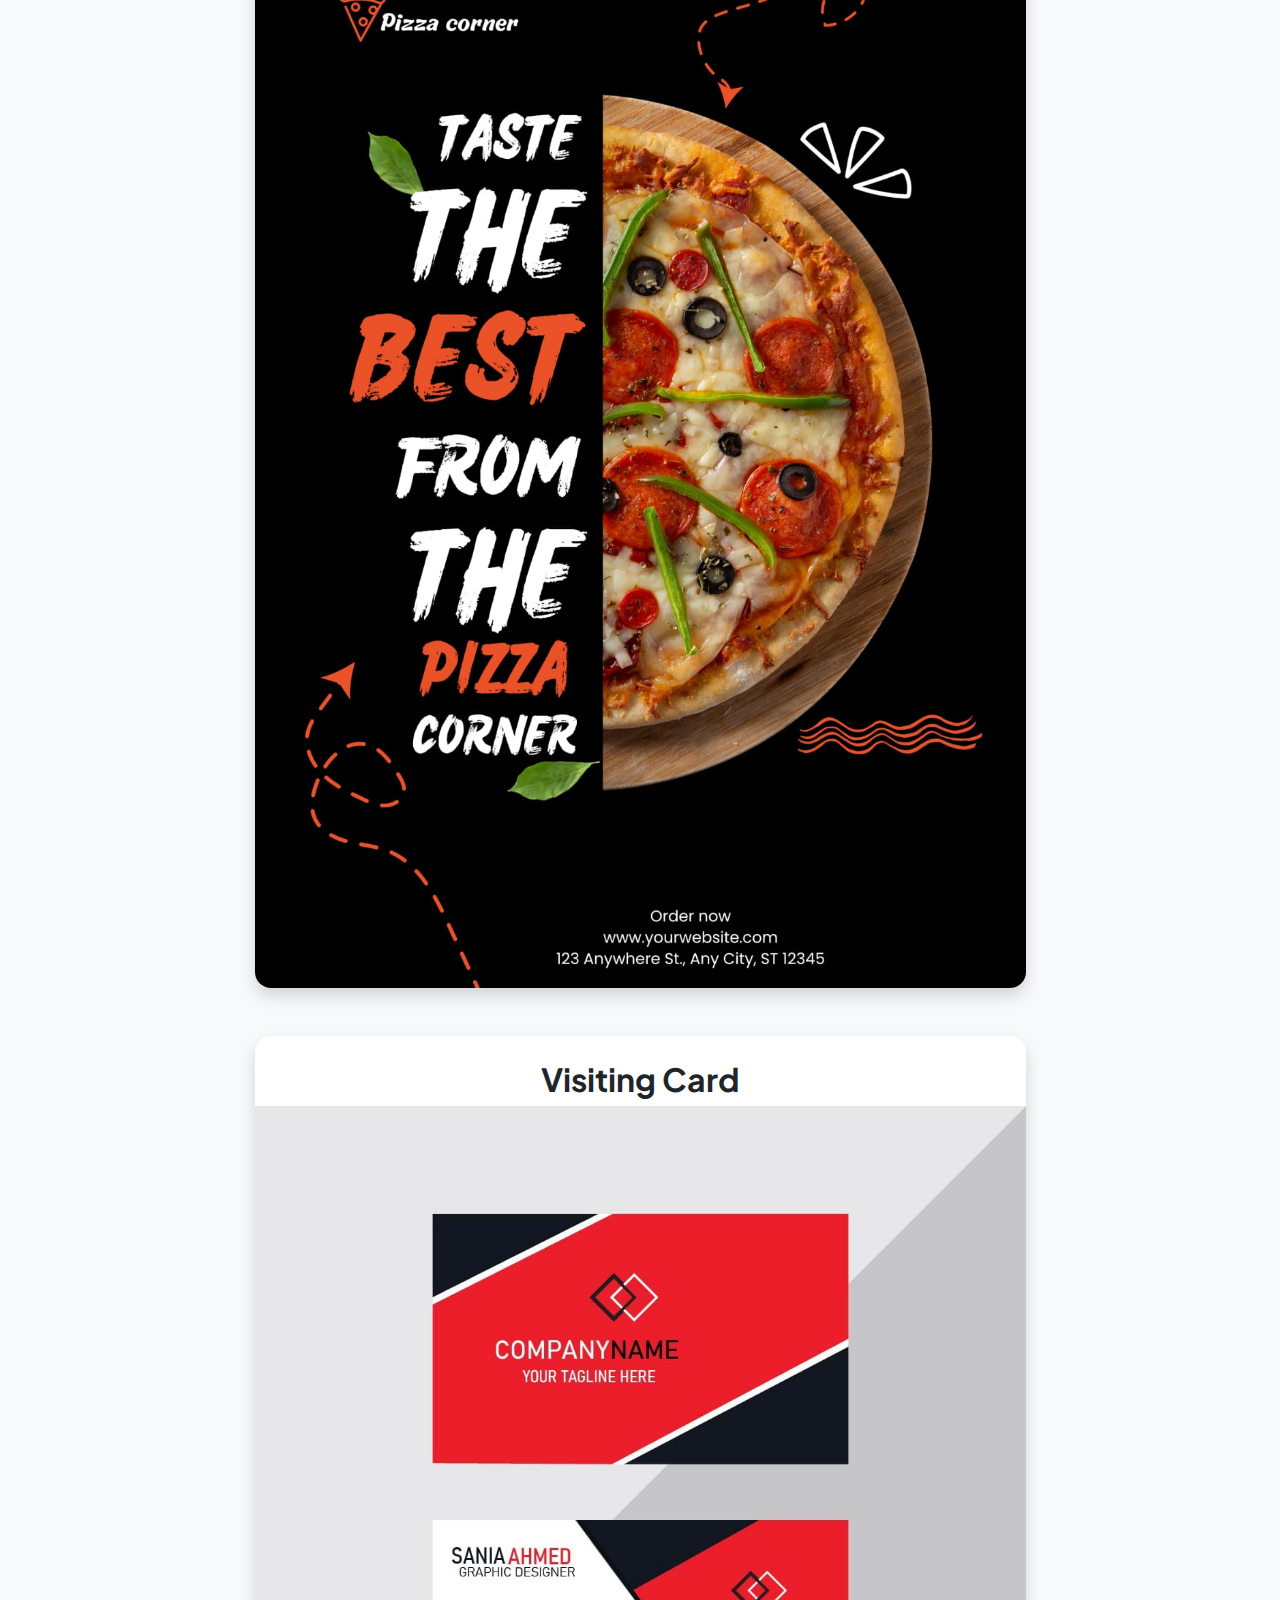
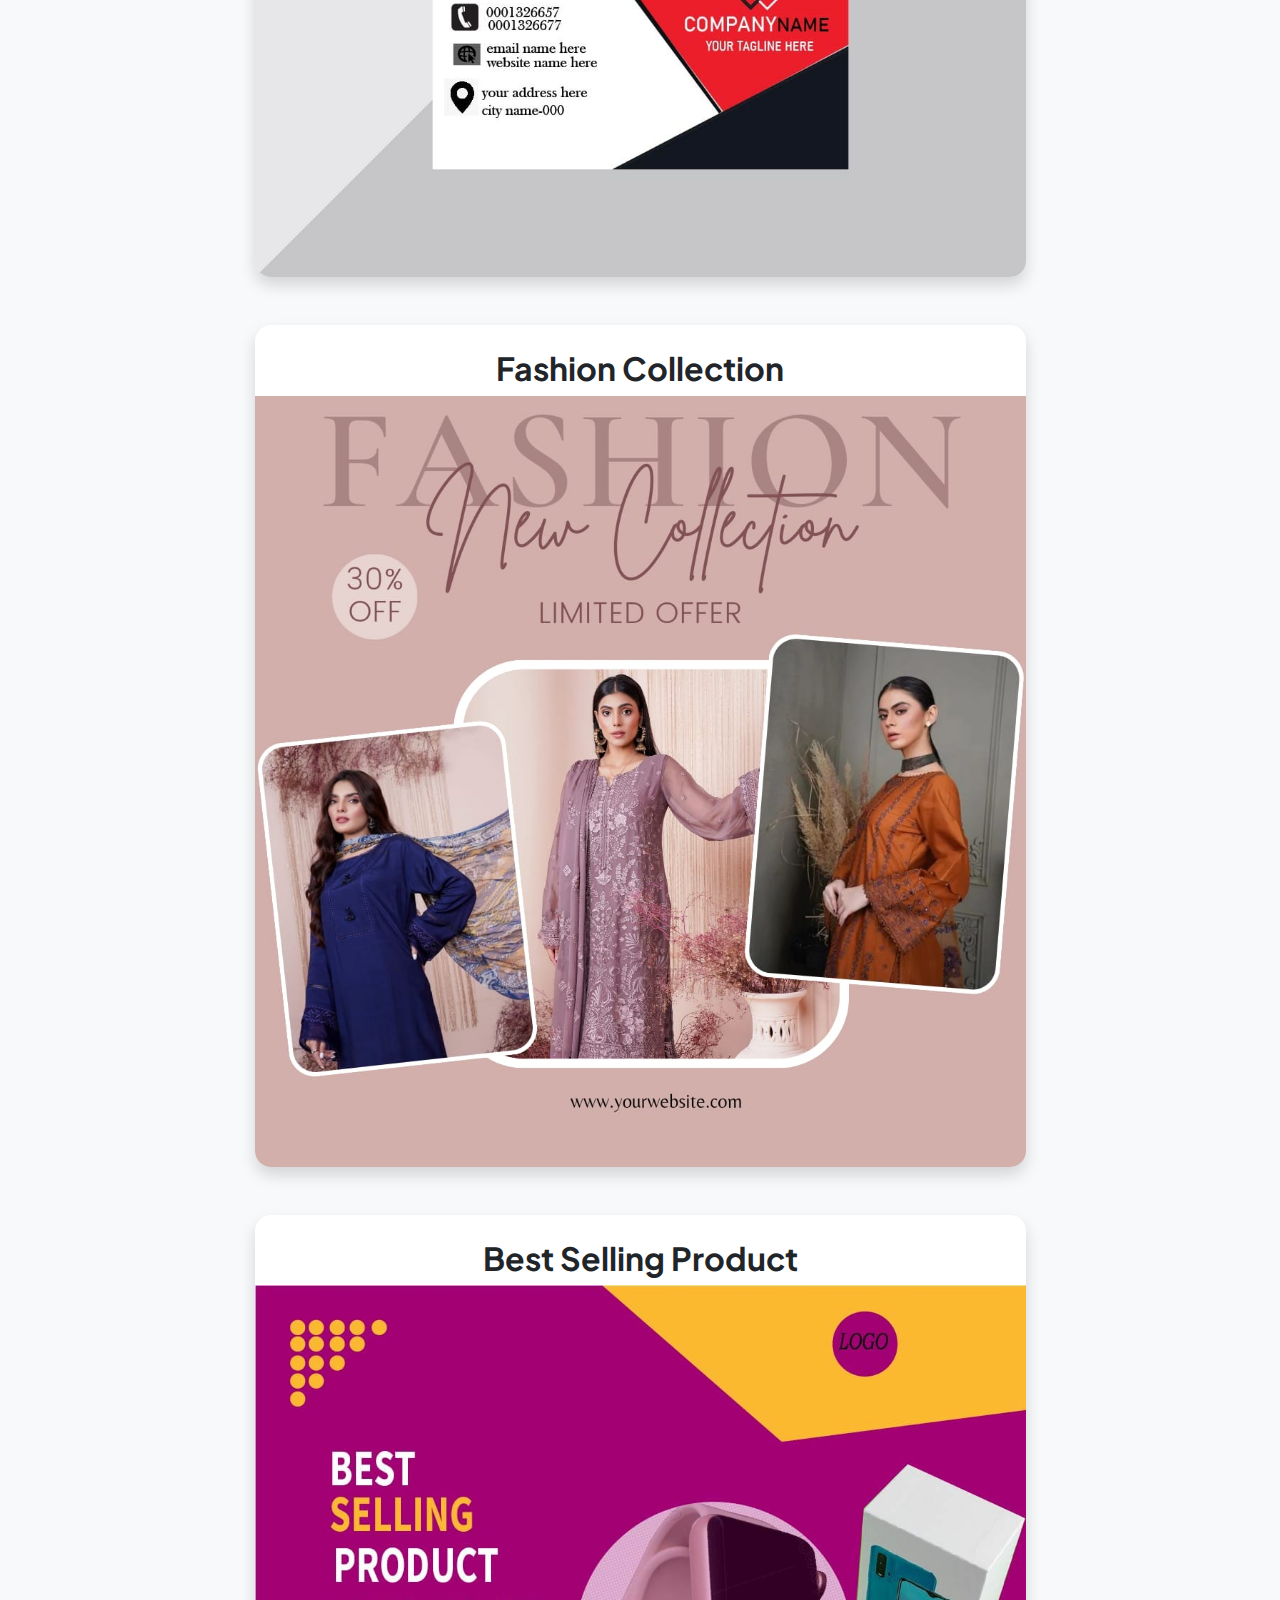
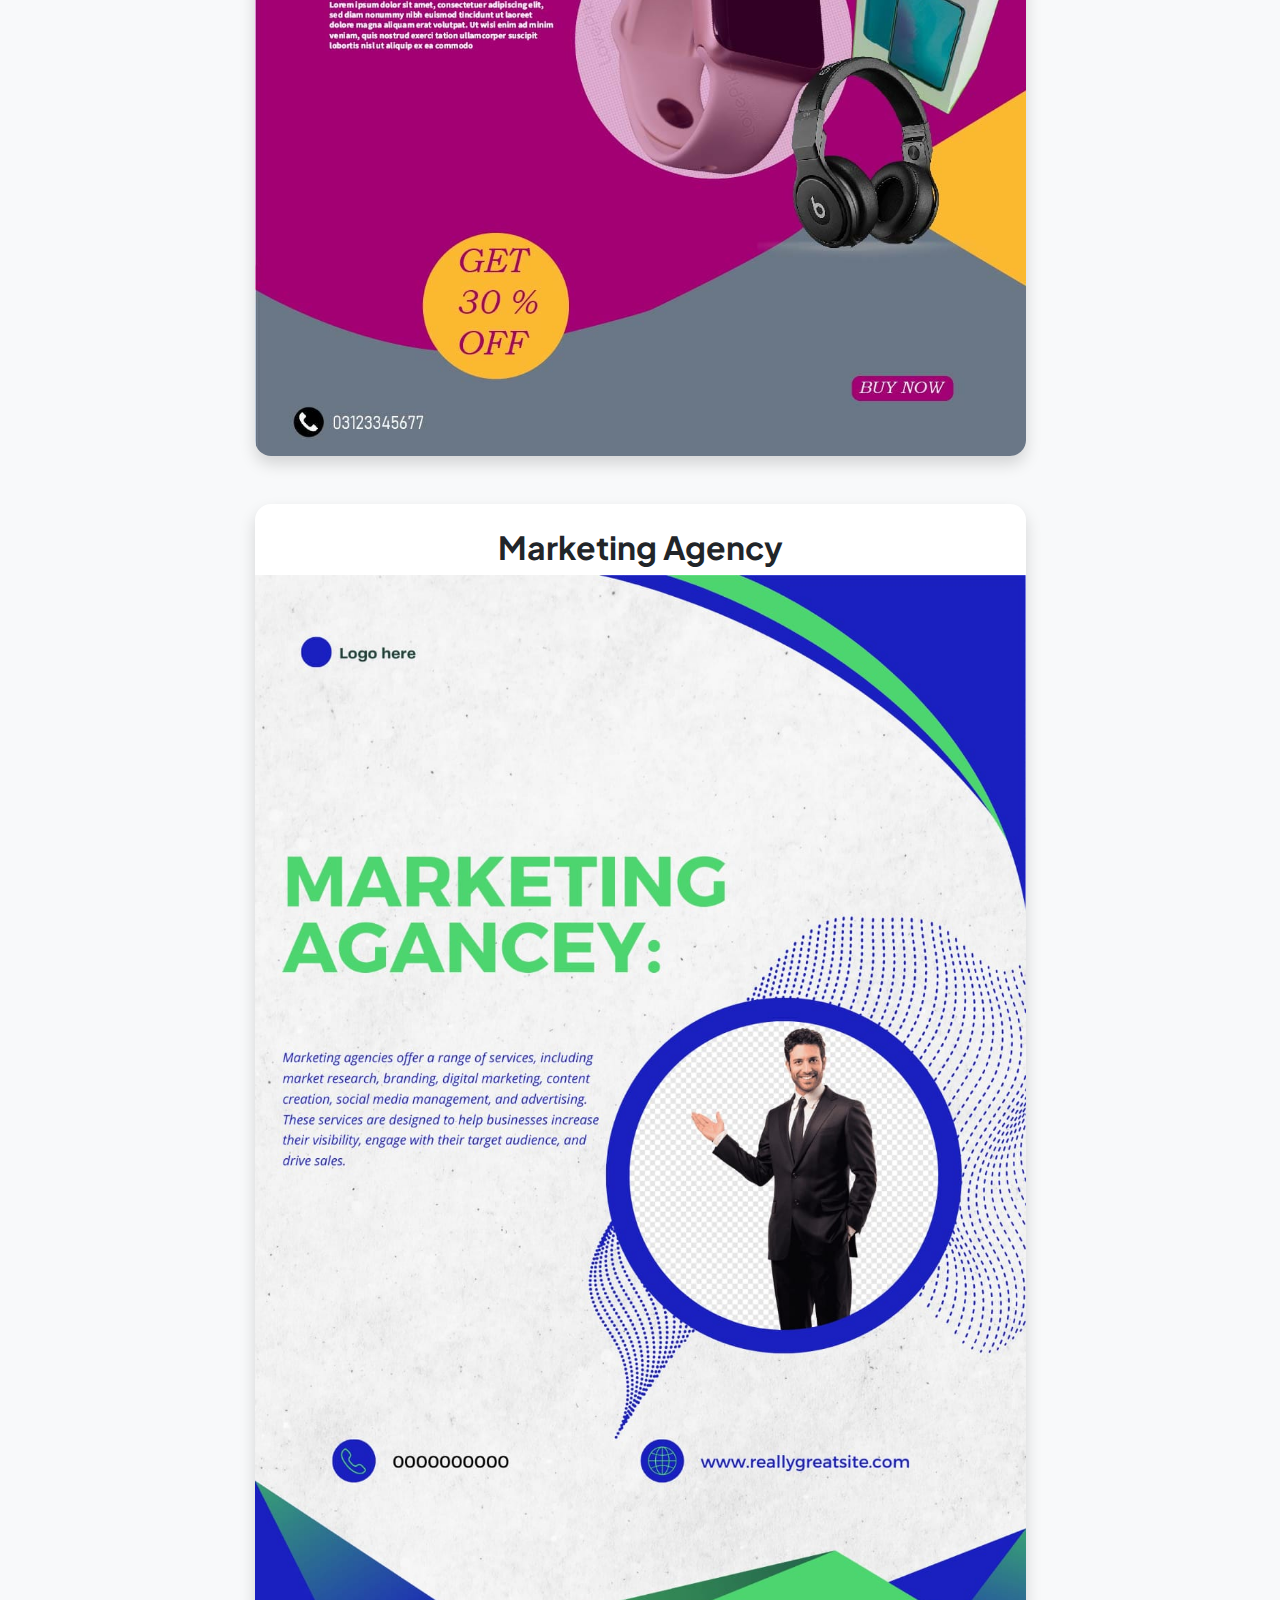
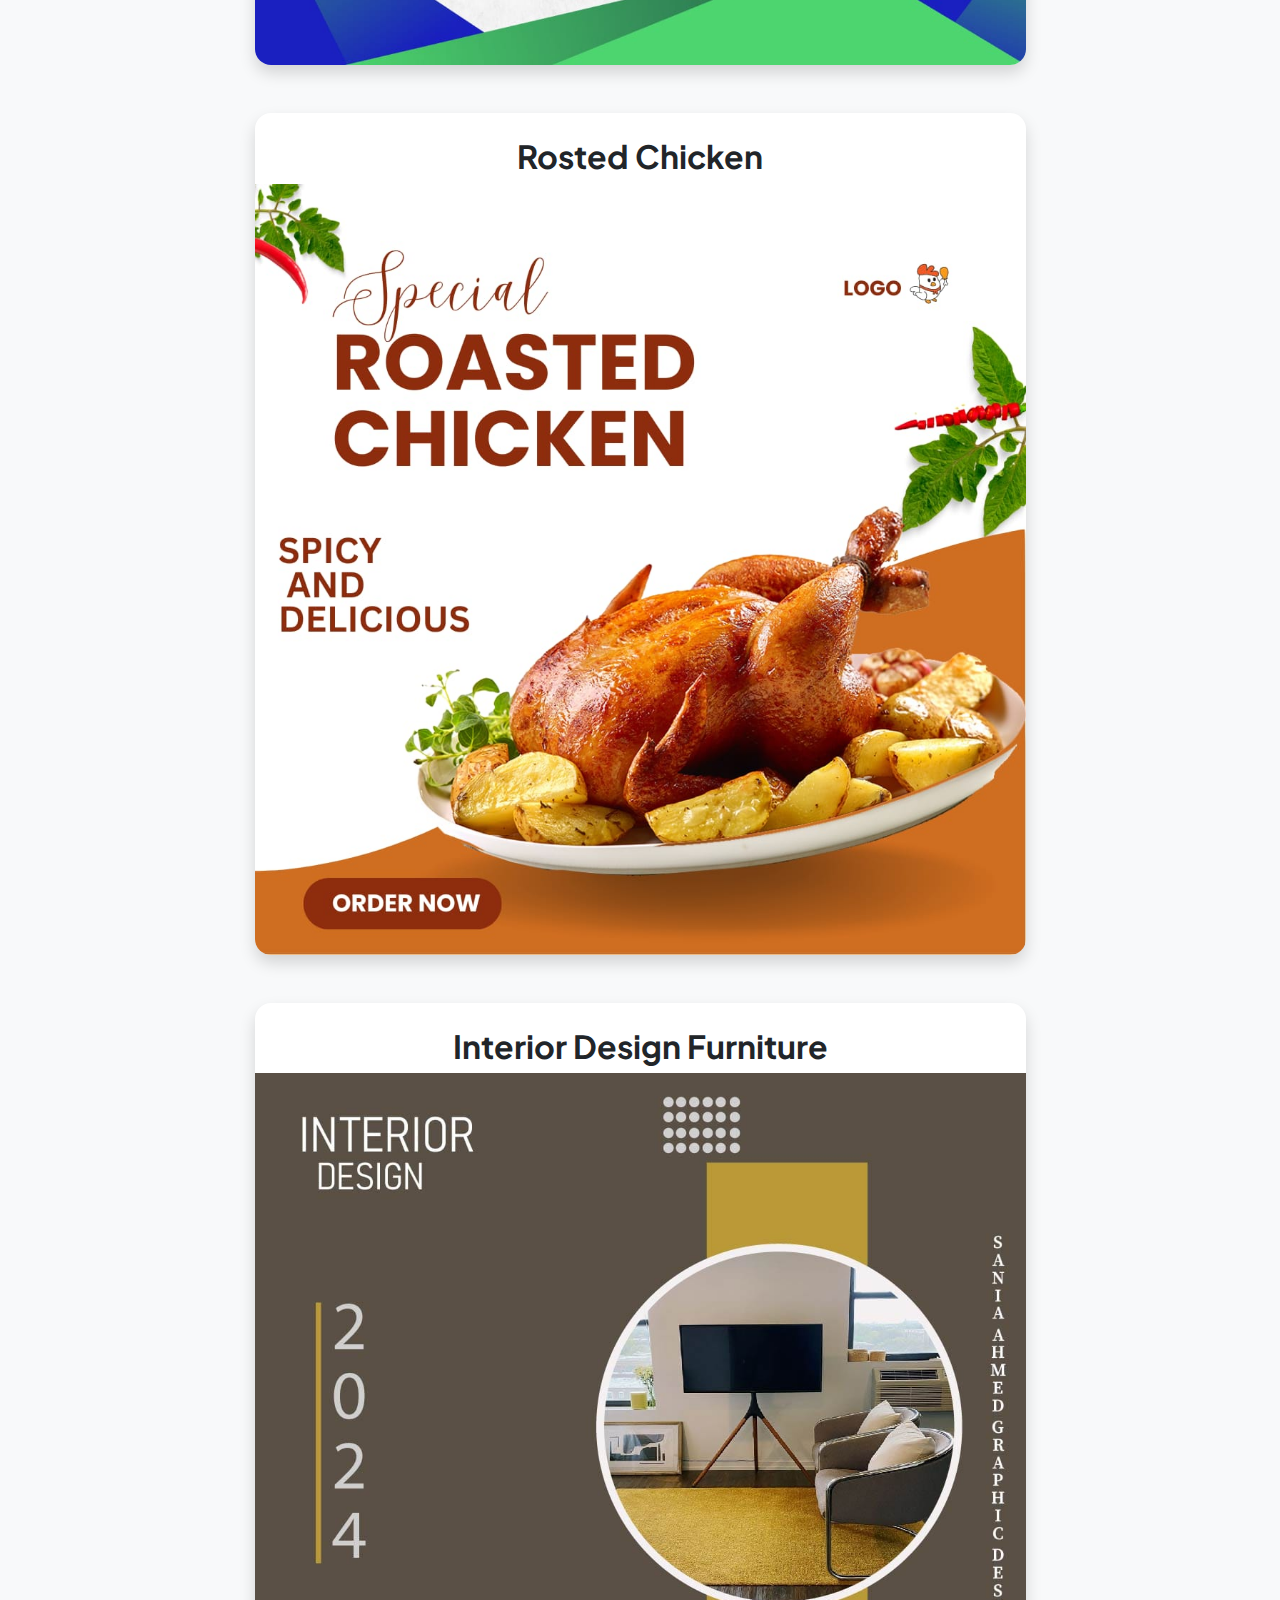
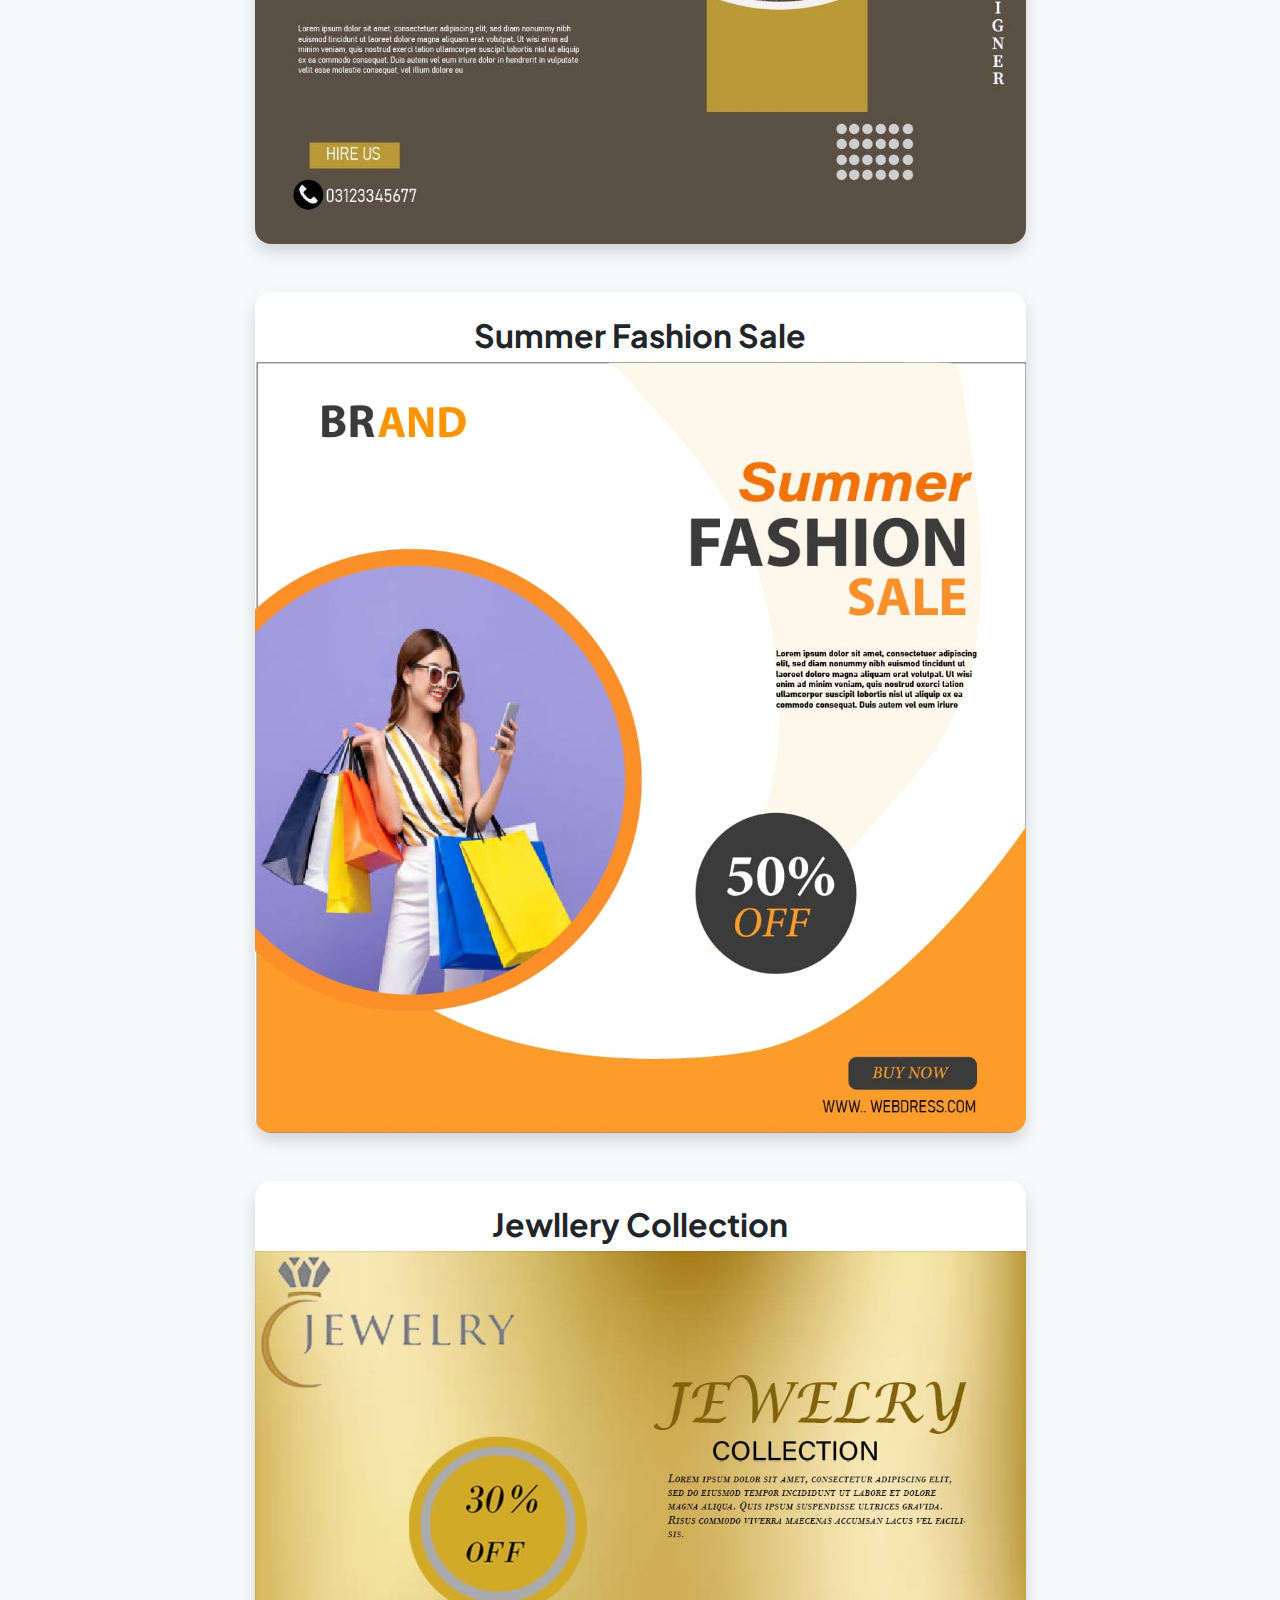
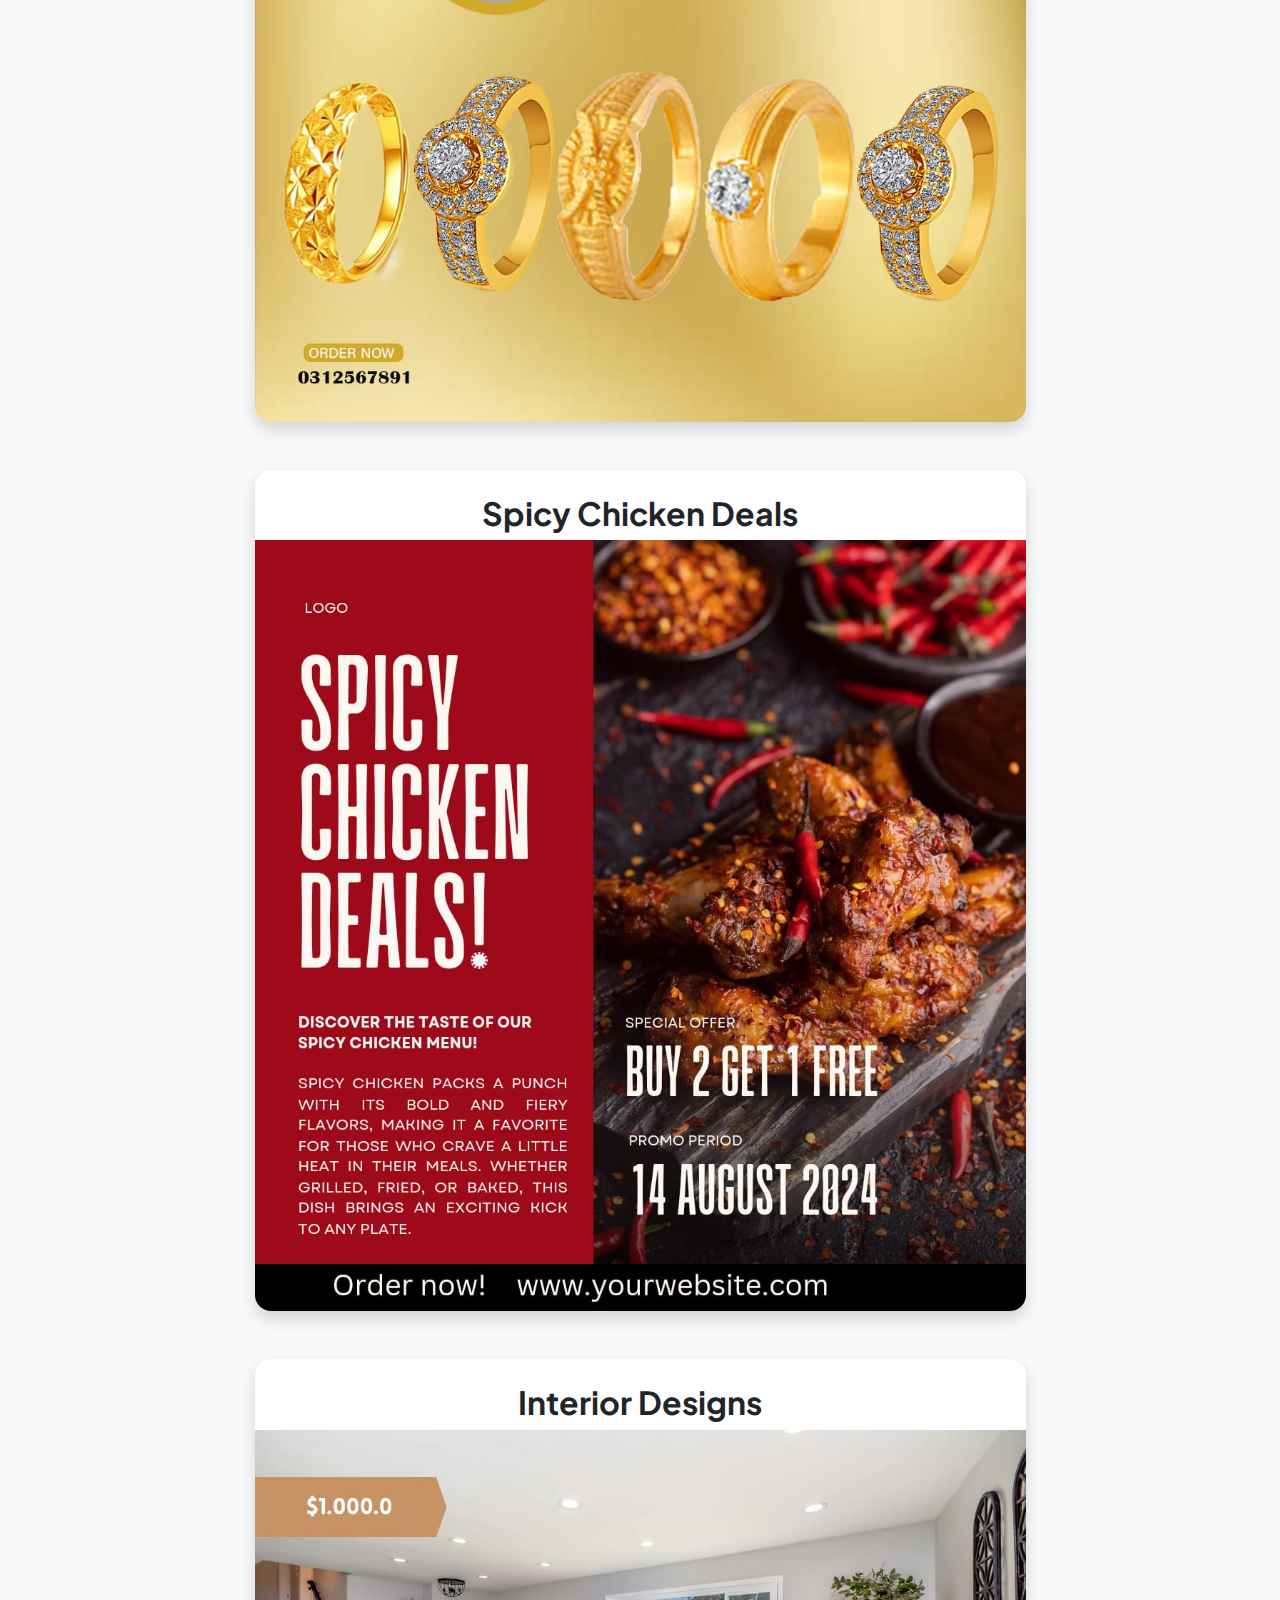
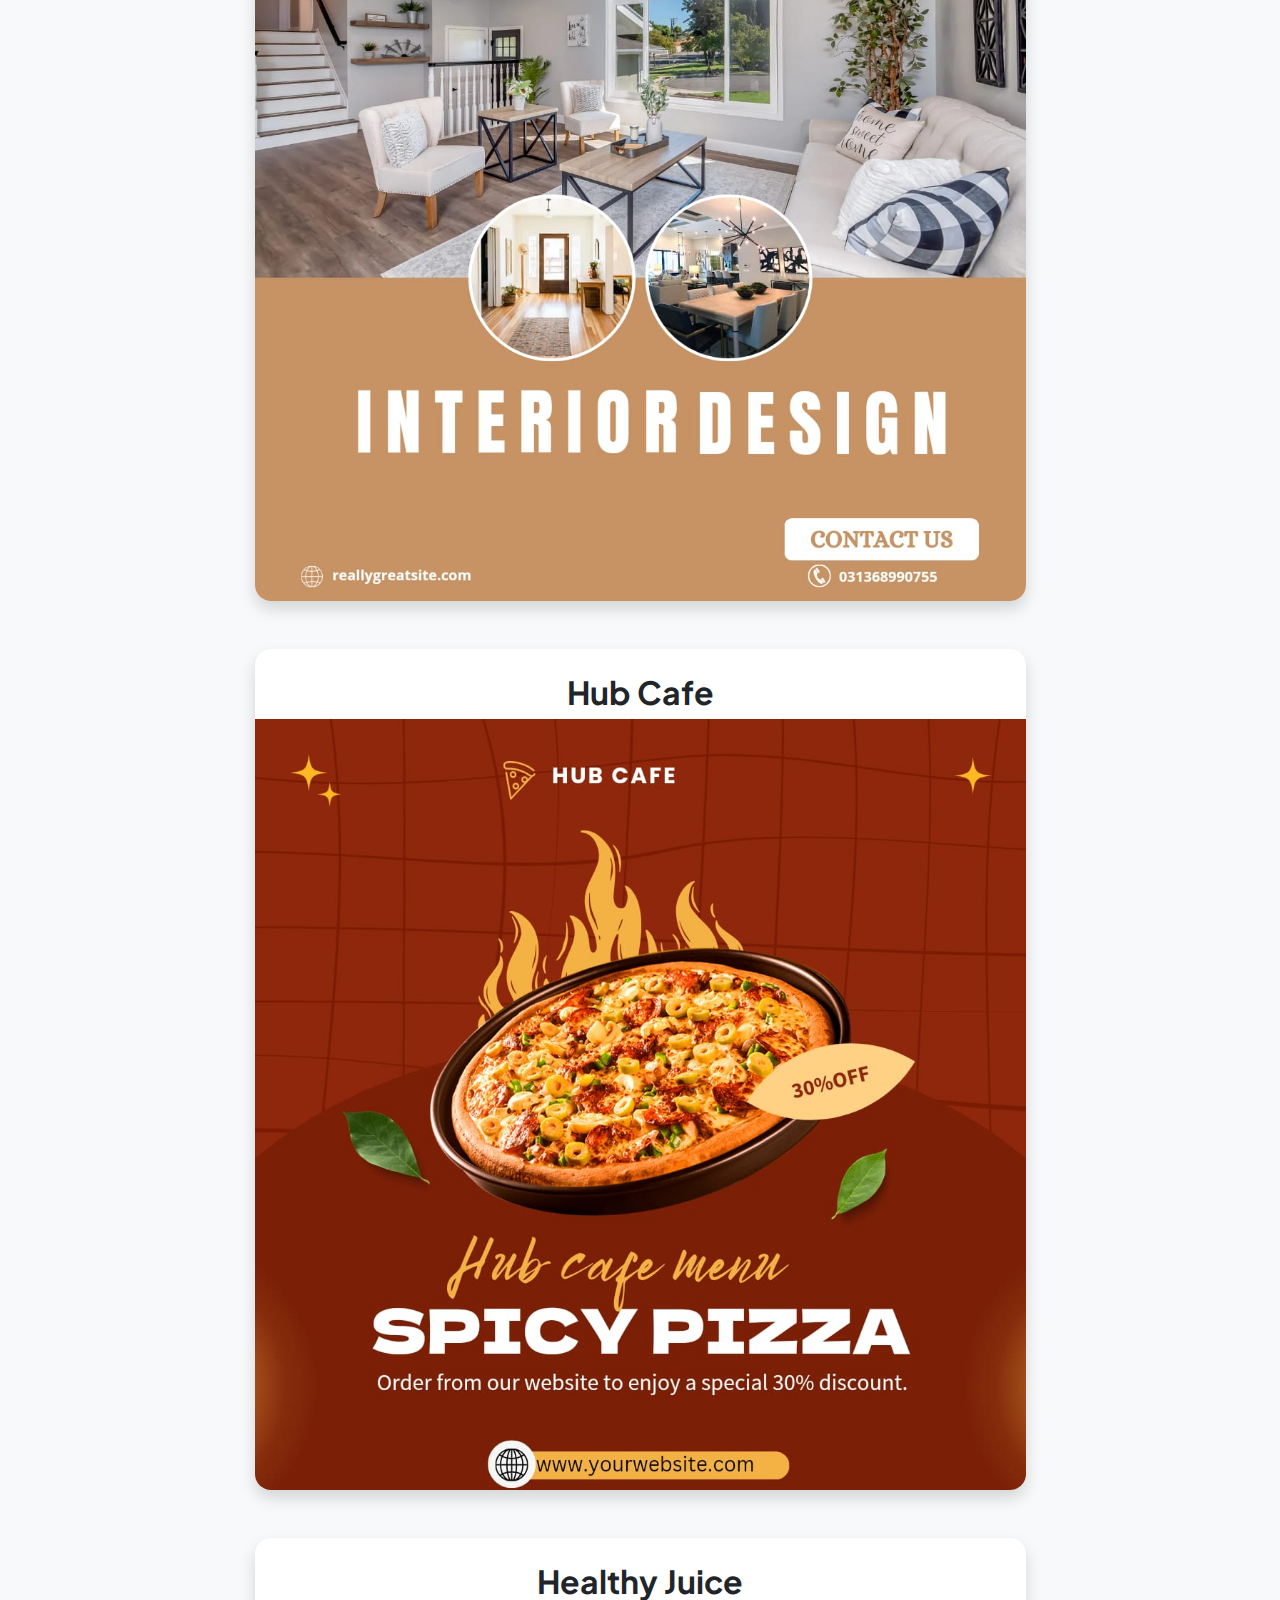
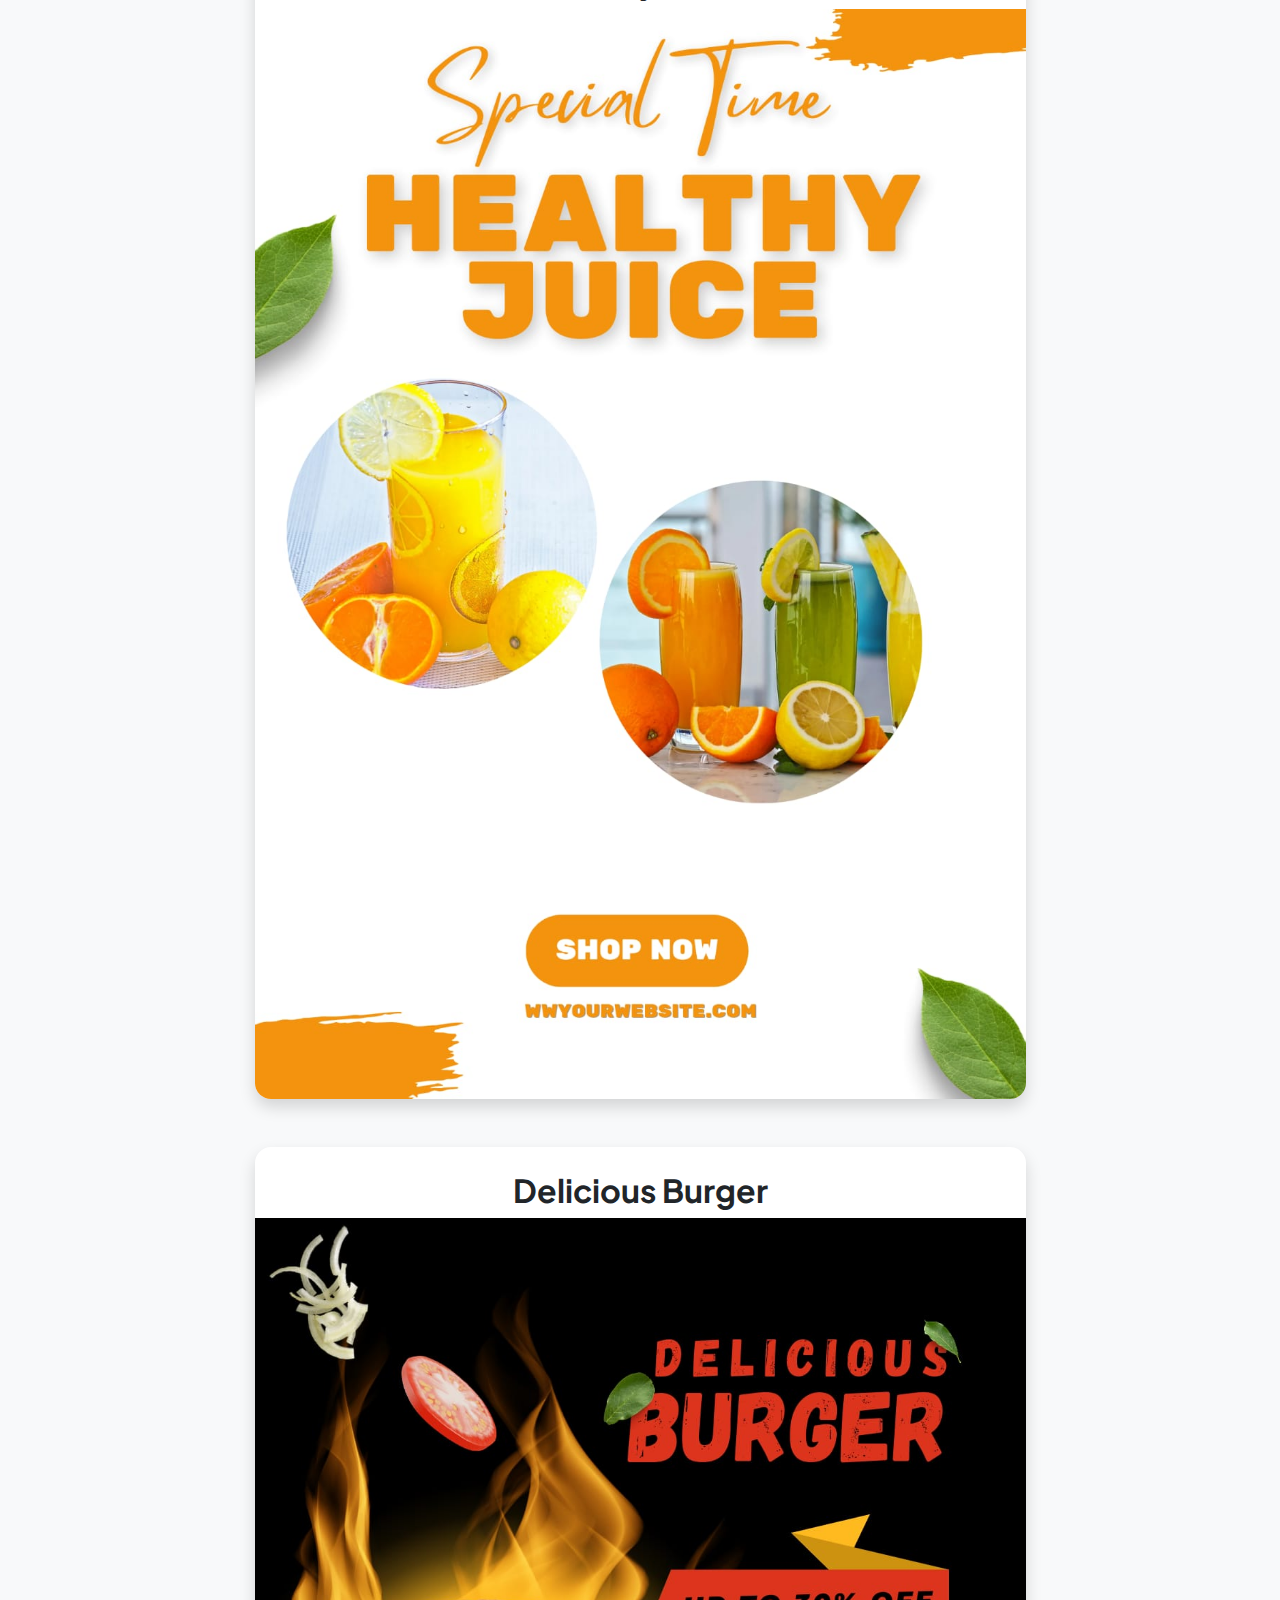
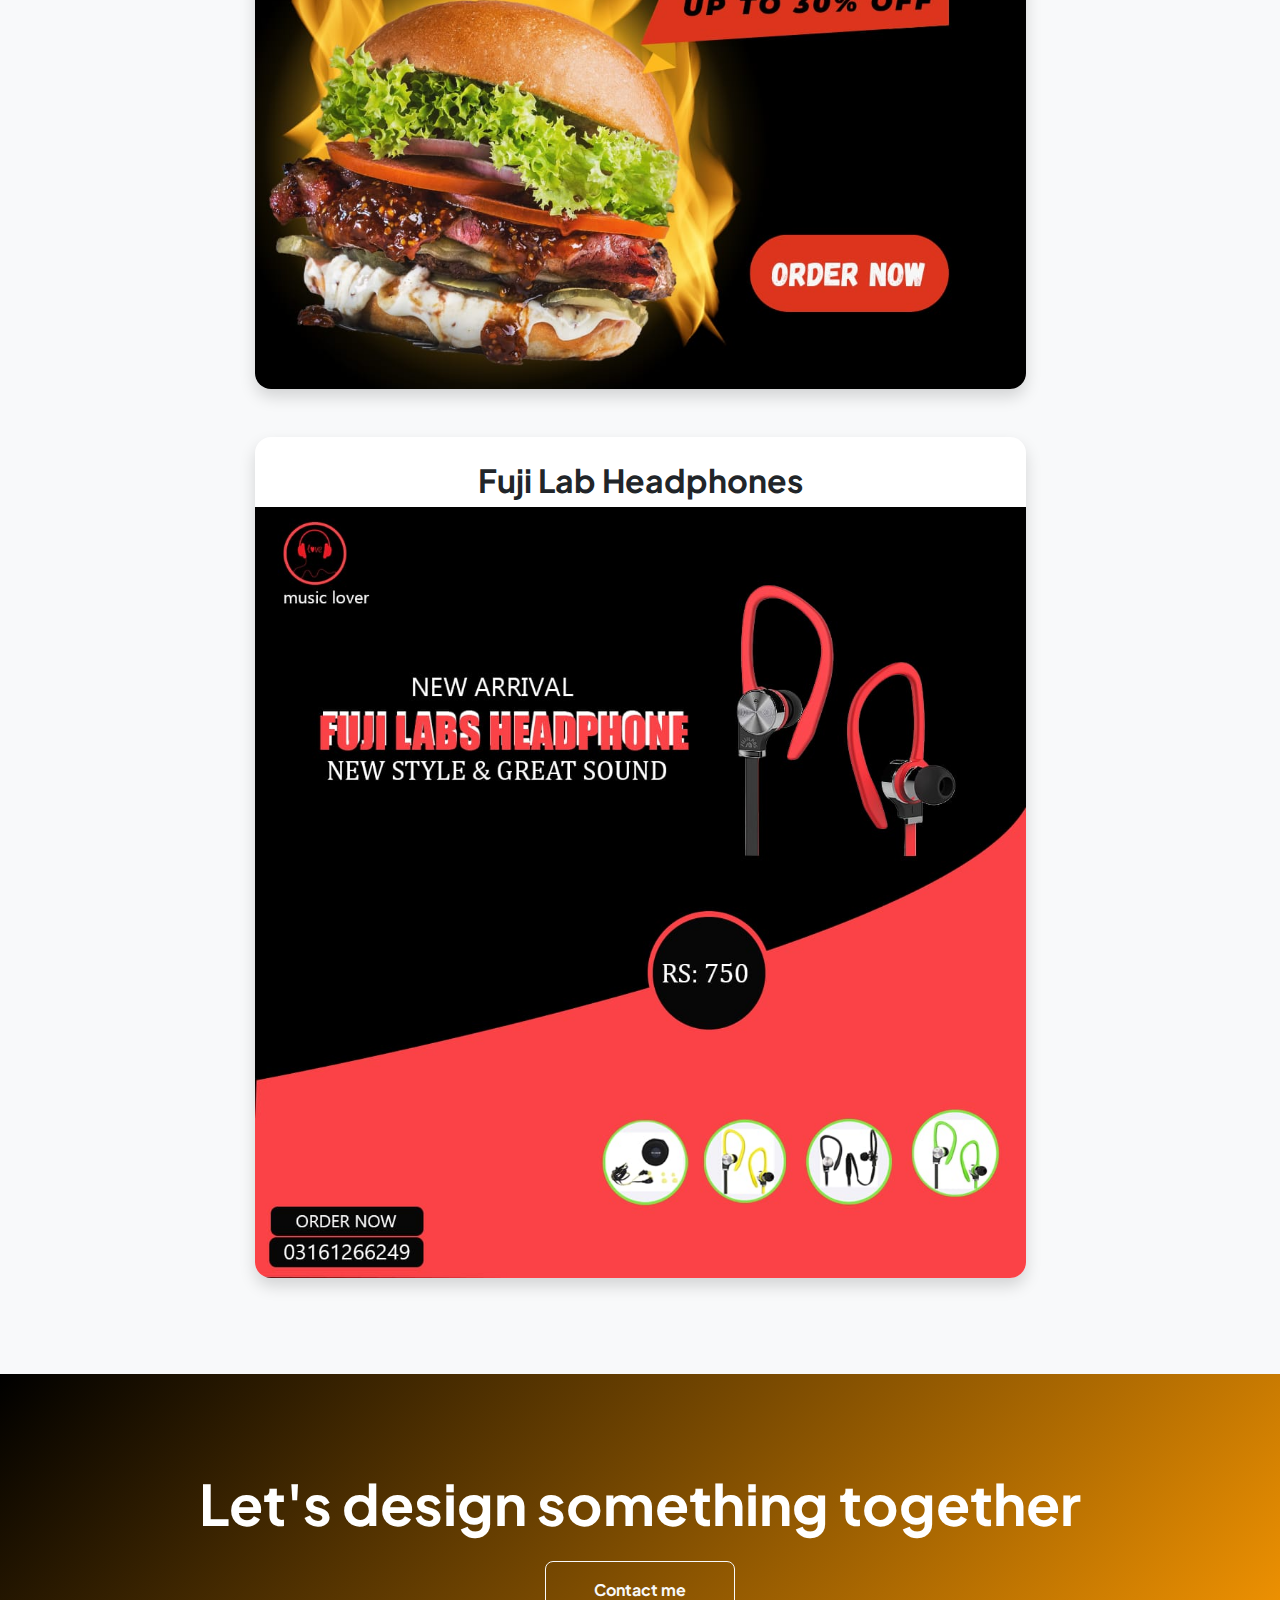
<file: projects.html>
<!DOCTYPE html>
<html lang="en">
    <head>
        <meta charset="utf-8" />
        <meta name="viewport" content="width=device-width, initial-scale=1, shrink-to-fit=no" />
        <meta name="description" content="" />
        <meta name="author" content="" />
        <title>Sania Ahmed</title>
        <!-- Favicon-->
        <link rel="icon" type="image/x-icon" href="assets/favicon.png" id="icon"/>
        <!-- Custom Google font-->
        <link rel="preconnect" href="https://fonts.googleapis.com" />
        <link rel="preconnect" href="https://fonts.gstatic.com" crossorigin />
        <link href="https://fonts.googleapis.com/css2?family=Plus+Jakarta+Sans:wght@100;200;300;400;500;600;700;800;900&amp;display=swap" rel="stylesheet" />
        <!-- Bootstrap icons-->
        <link href="https://cdn.jsdelivr.net/npm/bootstrap-icons@1.8.1/font/bootstrap-icons.css" rel="stylesheet" />
        <!-- Core theme CSS (includes Bootstrap)-->
        <link href="css/styles.css" rel="stylesheet" />
    </head>
    <body class="d-flex flex-column h-100 bg-light">
        <main class="flex-shrink-0">
            <!-- Navigation-->
            <nav class="navbar navbar-expand-lg navbar-light bg-white py-3">
                <div class="container px-5">
                    <a class="navbar-brand" href="index.html"><span class="fw-bolder text-primary"><img src="assets/favicon.png" alt="logo" id="logo">Sania Ahmed</span></a>
                    <button class="navbar-toggler" type="button" data-bs-toggle="collapse" data-bs-target="#navbarSupportedContent" aria-controls="navbarSupportedContent" aria-expanded="false" aria-label="Toggle navigation"><span class="navbar-toggler-icon"></span></button>
                    <div class="collapse navbar-collapse" id="navbarSupportedContent">
                        <ul class="navbar-nav ms-auto mb-2 mb-lg-0 small fw-bolder">
                            <li class="nav-item"><a class="nav-link" href="index.html">Home</a></li>
                            <li class="nav-item"><a class="nav-link" href="resume.html">Resume</a></li>
                            <li class="nav-item"><a class="nav-link" href="projects.html">Projects</a></li>
                            <li class="nav-item"><a class="nav-link" href="#contact">Contact</a></li>
                        </ul>
                    </div>
                </div>
            </nav>
            <!-- Projects Section-->
            <section class="py-6">
                <div class="container px-5 mb-5 text-center">
                    <div class="text-center mb-5">
                        <h1 class="display-5 fw-bolder mb-0"><span class="text-gradient d-inline">Projects</span></h1>
                    </div>
                    <div class="row gx-5 justify-content-center">
                        <div class="col-lg-11 col-xl-9 col-xxl-8">
                            <!-- Project Card 1-->
                            <div class="card overflow-hidden shadow rounded-4 border-0 mb-5">
                                <div class="card-body p-0"><br>
                                    <h2 class="fw-bolder text-center">Beauty Clinic</h2>
                                    <div class="d-flex align-items-center">
                                        <img class="img-fluid" src="assets\Beauty clinic.jpeg" alt="" width="100%" height="100%"/>
                                    </div>
                                </div>
                            </div>  
                        </div>
                    </div>

                            
                    <div class="row gx-5 justify-content-center">
                        <div class="col-lg-11 col-xl-9 col-xxl-8">
                            <!-- Project Card 2-->
                            <div class="card overflow-hidden shadow rounded-4 border-0 mb-5">
                                <div class="card-body p-0"><br>
                                    <h2 class="fw-bolder text-center">Pizza Corner</h2>
                                    <div class="d-flex align-items-center">
                                        <img class="img-fluid" src="assets/pizza corner.jpeg" alt="" width="100%" height="100%"/>
                                    </div>
                                </div>
                            </div>  
                        </div>
                    </div>
                    <div class="row gx-5 justify-content-center">
                        <div class="col-lg-11 col-xl-9 col-xxl-8">
                            <!-- Project Card 3-->
                            <div class="card overflow-hidden shadow rounded-4 border-0 mb-5">
                                <div class="card-body p-0"><br>
                                    <h2 class="fw-bolder text-center">Visiting Card</h2>
                                    <div class="d-flex align-items-center">
                                        <img class="img-fluid" src="assets/visiting card sample.jpeg" alt="" width="100%" height="100%"/>
                                    </div>
                                </div>
                            </div>  
                        </div>
                    </div>
                <div class="row gx-5 justify-content-center">
                    <div class="col-lg-11 col-xl-9 col-xxl-8">
                        <!-- Project Card 4-->
                        <div class="card overflow-hidden shadow rounded-4 border-0 mb-5">
                            <div class="card-body p-0"><br>
                                <h2 class="fw-bolder text-center">Fashion Collection</h2>
                                <div class="d-flex align-items-center">
                                    <img class="img-fluid" src="assets/feshion collection.jpeg" alt="" width="100%" height="100%"/>
                                </div>
                            </div>
                        </div>  
                    </div>
                </div>
                <div class="row gx-5 justify-content-center">
                    <div class="col-lg-11 col-xl-9 col-xxl-8">
                        <!-- Project Card 5-->
                        <div class="card overflow-hidden shadow rounded-4 border-0 mb-5">
                            <div class="card-body p-0"><br>
                                <h2 class="fw-bolder text-center">Best Selling Product</h2>
                                <div class="d-flex align-items-center">
                                    <img class="img-fluid" src="assets/best selling product.jpeg" alt="" width="100%" height="100%"/>
                                </div>
                            </div>
                        </div>  
                    </div>
                </div>
                <div class="row gx-5 justify-content-center">
                    <div class="col-lg-11 col-xl-9 col-xxl-8">
                        <!-- Project Card 6-->
                        <div class="card overflow-hidden shadow rounded-4 border-0 mb-5">
                            <div class="card-body p-0"><br>
                                <h2 class="fw-bolder text-center">Marketing Agency</h2>
                                <div class="d-flex align-items-center">
                                    <img class="img-fluid" src="assets/marketing agency.jpeg" alt="" width="100%" height="100%"/>
                                </div>
                            </div>
                        </div>  
                    </div>
                </div>
        <div class="row gx-5 justify-content-center">
            <div class="col-lg-11 col-xl-9 col-xxl-8">
                <!-- Project Card 7-->
                <div class="card overflow-hidden shadow rounded-4 border-0 mb-5">
                    <div class="card-body p-0"><br>
                        <h2 class="fw-bolder text-center">Rosted Chicken</h2>
                        <div class="d-flex align-items-center">
                            <img class="img-fluid" src="assets/roasted chicken.jpeg" alt="" width="100%" height="100%"/>
                        </div>
                    </div>
                </div>  
            </div>
        </div>
        <div class="row gx-5 justify-content-center">
            <div class="col-lg-11 col-xl-9 col-xxl-8">
                <!-- Project Card 8-->
                <div class="card overflow-hidden shadow rounded-4 border-0 mb-5">
                    <div class="card-body p-0"><br>
                        <h2 class="fw-bolder text-center">Interior Design Furniture</h2>
                        <div class="d-flex align-items-center">
                            <img class="img-fluid" src="assets/interior design furniture.jpeg" alt="" width="100%" height="100%"/>
                        </div>
                    </div>
                </div>  
            </div>
        </div>
        <div class="row gx-5 justify-content-center">
            <div class="col-lg-11 col-xl-9 col-xxl-8">
                <!-- Project Card 9-->
                <div class="card overflow-hidden shadow rounded-4 border-0 mb-5">
                    <div class="card-body p-0"><br>
                        <h2 class="fw-bolder text-center">Summer Fashion Sale</h2>
                        <div class="d-flex align-items-center">
                            <img class="img-fluid" src="assets/summer fashion sale.jpeg" alt="" width="100%" height="100%"/>
                        </div>
                    </div>
                </div>  
            </div>
        </div>
        <div class="row gx-5 justify-content-center">
            <div class="col-lg-11 col-xl-9 col-xxl-8">
                <!-- Project Card 10-->
                <div class="card overflow-hidden shadow rounded-4 border-0 mb-5">
                    <div class="card-body p-0"><br>
                        <h2 class="fw-bolder text-center">Jewllery Collection</h2>
                        <div class="d-flex align-items-center">
                            <img class="img-fluid" src="assets/jewllery collection.jpeg" alt="" width="100%" height="100%"/>
                        </div>
                    </div>
                </div>  
            </div>
        </div>
        <div class="row gx-5 justify-content-center">
            <div class="col-lg-11 col-xl-9 col-xxl-8">
                <!-- Project Card 11-->
                <div class="card overflow-hidden shadow rounded-4 border-0 mb-5">
                    <div class="card-body p-0"><br>
                        <h2 class="fw-bolder text-center">Spicy Chicken Deals</h2>
                        <div class="d-flex align-items-center">
                            <img class="img-fluid" src="assets/spicy chicken deals.jpeg" alt="" width="100%" height="100%"/>
                        </div>
                    </div>
                </div>  
            </div>
        </div>
        <div class="row gx-5 justify-content-center">
            <div class="col-lg-11 col-xl-9 col-xxl-8">
                <!-- Project Card 12-->
                <div class="card overflow-hidden shadow rounded-4 border-0 mb-5">
                    <div class="card-body p-0"><br>
                        <h2 class="fw-bolder text-center">Interior Designs</h2>
                        <div class="d-flex align-items-center">
                            <img class="img-fluid" src="assets/interior design.jpeg" alt="" width="100%" height="100%"/>
                        </div>
                    </div>
                </div>  
            </div>
        </div>
        <div class="row gx-5 justify-content-center">
            <div class="col-lg-11 col-xl-9 col-xxl-8">
                <!-- Project Card 13-->
                <div class="card overflow-hidden shadow rounded-4 border-0 mb-5">
                    <div class="card-body p-0"><br>
                        <h2 class="fw-bolder text-center">Hub Cafe</h2>
                        <div class="d-flex align-items-center">
                            <img class="img-fluid" src="assets/hub cafe.jpeg" alt="" width="100%" height="100%"/>
                        </div>
                    </div>
                </div>  
            </div>
        </div>
        <div class="row gx-5 justify-content-center">
            <div class="col-lg-11 col-xl-9 col-xxl-8">
                <!-- Project Card 14-->
                <div class="card overflow-hidden shadow rounded-4 border-0 mb-5">
                    <div class="card-body p-0"><br>
                        <h2 class="fw-bolder text-center">Healthy Juice</h2>
                        <div class="d-flex align-items-center">
                            <img class="img-fluid" src="assets/healthy juice.jpeg" alt="" width="100%" height="100%"/>
                        </div>
                    </div>
                </div>  
            </div>
        </div>
        <div class="row gx-5 justify-content-center">
            <div class="col-lg-11 col-xl-9 col-xxl-8">
                <!-- Project Card 15-->
                <div class="card overflow-hidden shadow rounded-4 border-0 mb-5">
                    <div class="card-body p-0"><br>
                        <h2 class="fw-bolder text-center">Delicious Burger</h2>
                        <div class="d-flex align-items-center">
                            <img class="img-fluid" src="assets/delicious burger.jpeg" alt="" width="100%" height="100%"/>
                        </div>
                    </div>
                </div>  
            </div>
        </div>
        <div class="row gx-5 justify-content-center">
            <div class="col-lg-11 col-xl-9 col-xxl-8">
                <!-- Project Card 16-->
                <div class="card overflow-hidden shadow rounded-4 border-0 mb-5">
                    <div class="card-body p-0"><br>
                        <h2 class="fw-bolder text-center">Fuji Lab Headphones</h2>
                        <div class="d-flex align-items-center">
                            <img class="img-fluid" src="assets/fuji lab headphones.jpeg" alt="" width="100%" height="100%"/>
                        </div>
                    </div>
                </div>  
            </div>
        </div>          
    </div>
</section>
            <!-- Call to action section-->
            <section class="py-5 bg-gradient-primary-to-secondary text-white">
                <div class="container px-5 my-5">
                    <div class="text-center">
                        <h2 class="display-4 fw-bolder mb-4">Let's design something together</h2>
                        <a class="btn btn-outline-light btn-lg px-5 py-3 fs-6 fw-bolder" href="#contact">Contact me</a>
                    </div>
                </div>
            </section>
        </main>
        <!-- Footer-->
        <footer id="contact" class="bg-white py-4 mt-auto">
            <div class="container px-5">
                <div class="row align-items-center justify-content-between flex-column flex-sm-row">
                    <div class="col-auto"><div class="small m-0">Copyright &copy; Sania Ahmed 2024</div></div>
                    <div class="col-auto">
                        <a class="small" href="privacy.html">Privacy</a>
                        <span class="mx-1">&middot;</span>
                        <a class="small" href="terms.html">Terms</a>
                        <span class="mx-1">&middot;</span>
                        <a class="small" href="contact.html">Contact</a>
                    </div>
                </div>
            </div>
        </footer>
        <!-- Bootstrap core JS-->
        <script src="https://cdn.jsdelivr.net/npm/bootstrap@5.2.3/dist/js/bootstrap.bundle.min.js"></script>
        <!-- Core theme JS-->
        <script src="js/scripts.js"></script>
    </body>
</html>
</file>
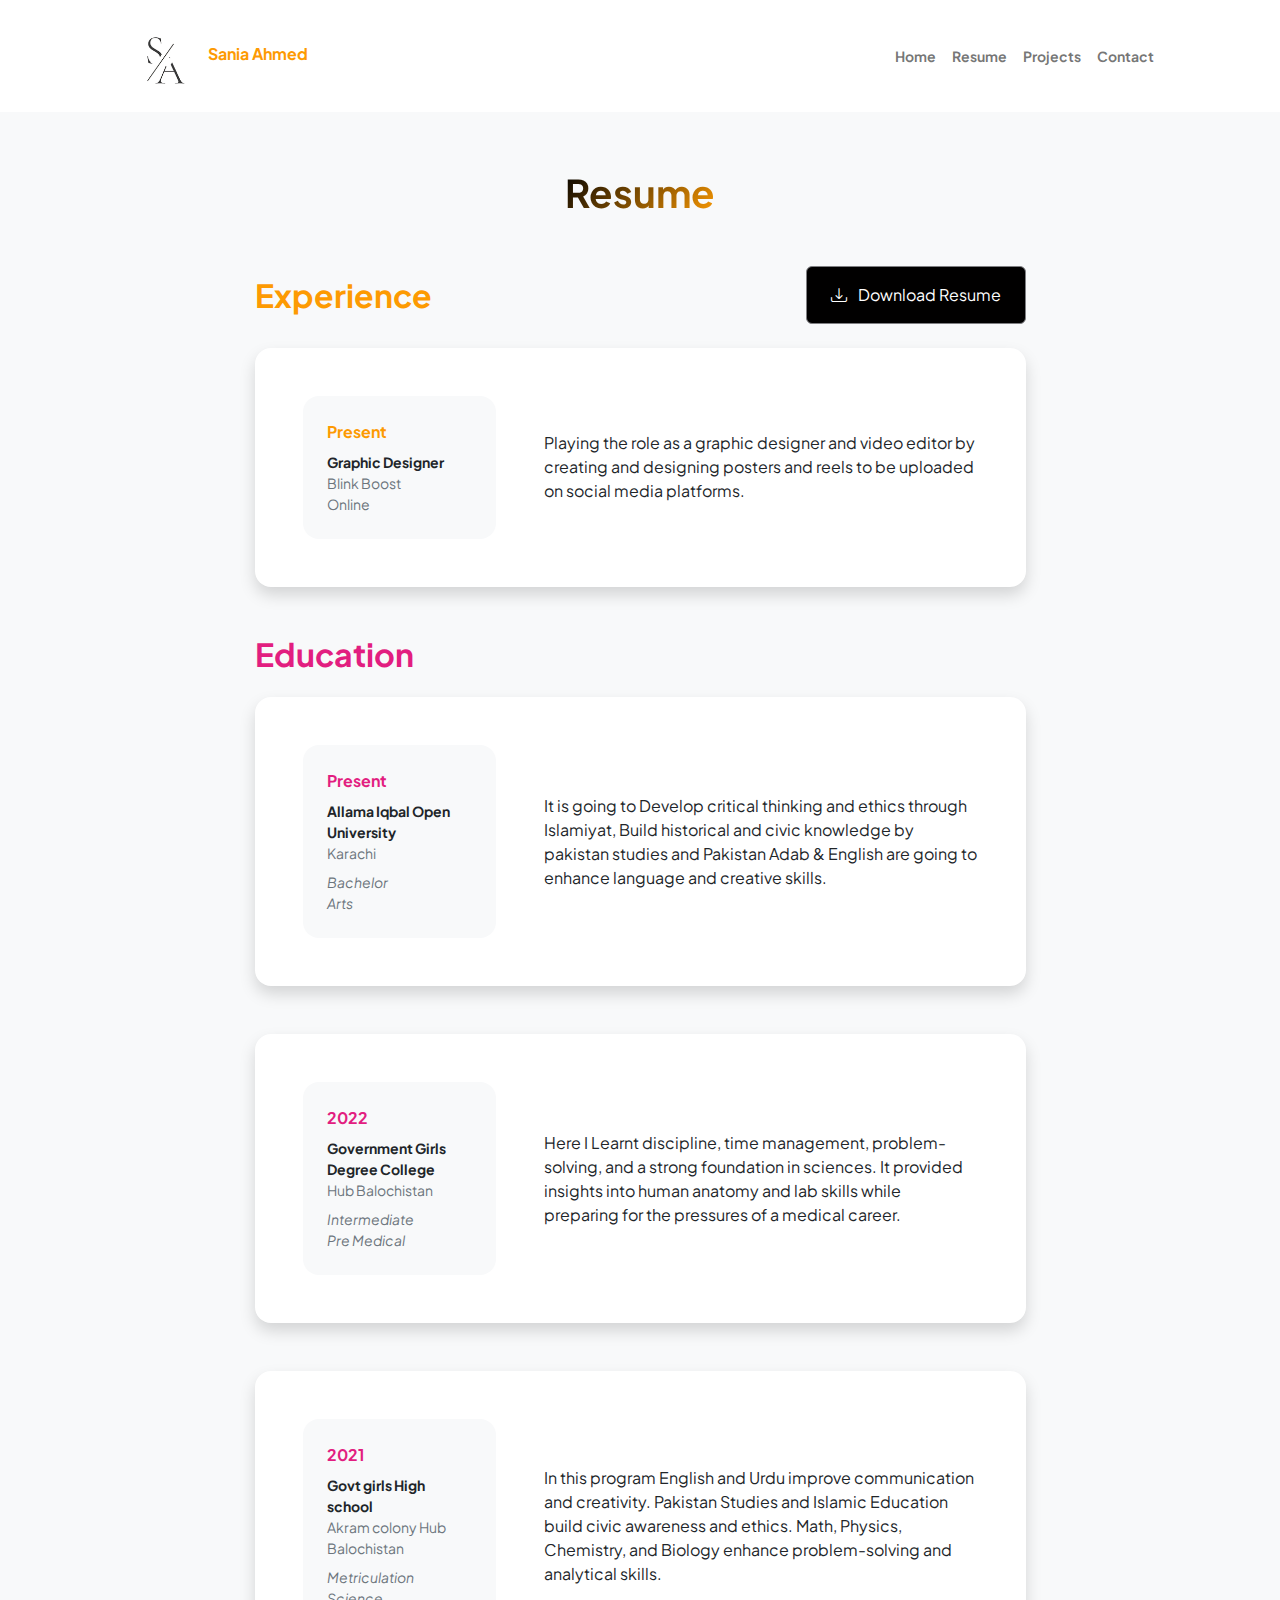
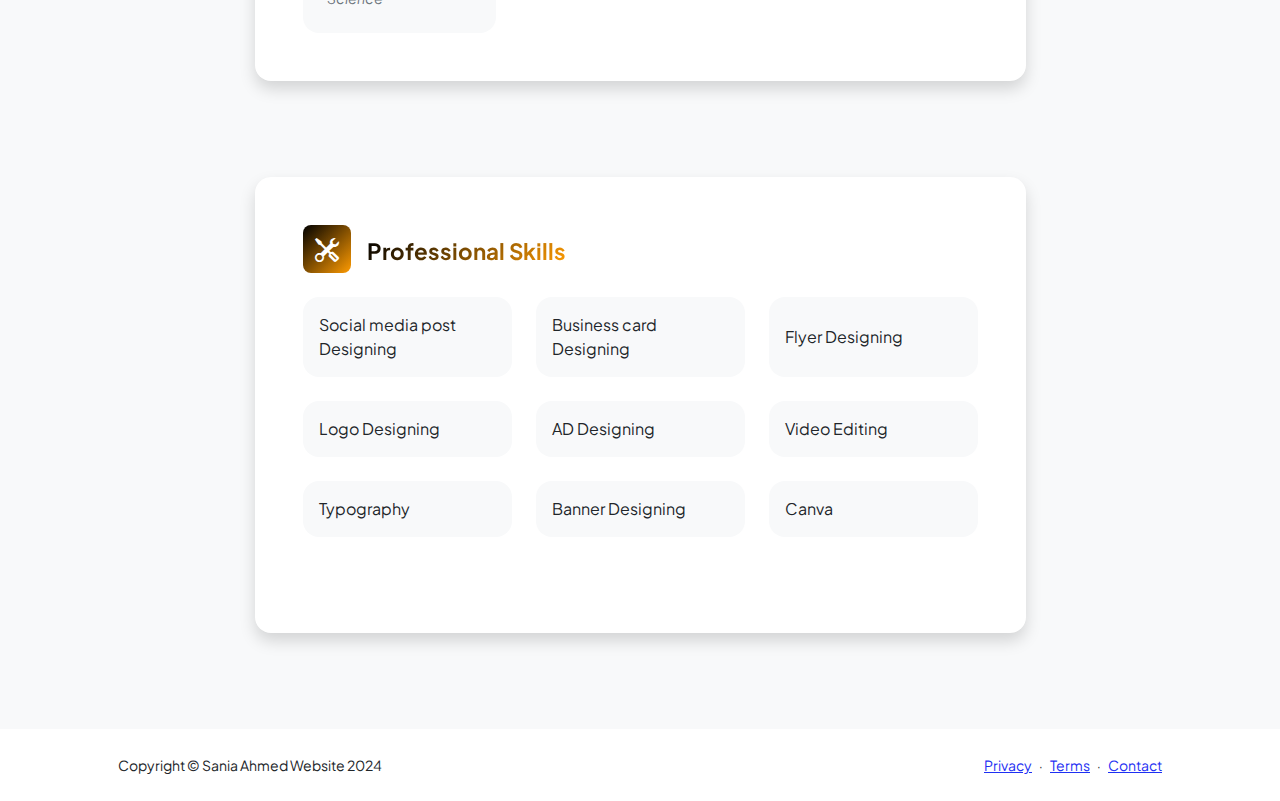
<file: resume.html>
<!DOCTYPE html>
<html lang="en">
    <head>
        <meta charset="utf-8" />
        <meta name="viewport" content="width=device-width, initial-scale=1, shrink-to-fit=no" />
        <meta name="description" content="" />
        <meta name="author" content="" />
        <title>Sania Ahmed</title>
        <!-- Favicon-->
        <link rel="icon" type="image/x-icon" href="assets/favicon.png" id="icon"/>
        <!-- Custom Google font-->
        <link rel="preconnect" href="https://fonts.googleapis.com" />
        <link rel="preconnect" href="https://fonts.gstatic.com" crossorigin />
        <link href="https://fonts.googleapis.com/css2?family=Plus+Jakarta+Sans:wght@100;200;300;400;500;600;700;800;900&amp;display=swap" rel="stylesheet" />
        <!-- Bootstrap icons-->
        <link href="https://cdn.jsdelivr.net/npm/bootstrap-icons@1.8.1/font/bootstrap-icons.css" rel="stylesheet" />
        <!-- Core theme CSS (includes Bootstrap)-->
        <link href="css/styles.css" rel="stylesheet" />
    </head>
    <body class="d-flex flex-column h-100 bg-light">
        <main class="flex-shrink-0">
            <!-- Navigation-->
            <nav class="navbar navbar-expand-lg navbar-light bg-white py-3">
                <div class="container px-5">
                    <a class="navbar-brand" href="index.html"><span class="fw-bolder text-primary"><img src="assets/favicon.png" alt="logo" id="logo">Sania Ahmed</span></a>
                    <button class="navbar-toggler" type="button" data-bs-toggle="collapse" data-bs-target="#navbarSupportedContent" aria-controls="navbarSupportedContent" aria-expanded="false" aria-label="Toggle navigation"><span class="navbar-toggler-icon"></span></button>
                    <div class="collapse navbar-collapse" id="navbarSupportedContent">
                        <ul class="navbar-nav ms-auto mb-2 mb-lg-0 small fw-bolder">
                            <li class="nav-item"><a class="nav-link" href="index.html">Home</a></li>
                            <li class="nav-item"><a class="nav-link" href="resume.html">Resume</a></li>
                            <li class="nav-item"><a class="nav-link" href="projects.html">Projects</a></li>
                            <li class="nav-item"><a class="nav-link" href="#contact">Contact</a></li>
                        </ul>
                    </div>
                </div>
            </nav>
            <!-- Page Content-->
            <div class="container px-5 my-5">
                <div class="text-center mb-5">
                    <h1 class="display-5 fw-bolder mb-0"><span class="text-gradient d-inline">Resume</span></h1>
                </div>
                <div class="row gx-5 justify-content-center">
                    <div class="col-lg-11 col-xl-9 col-xxl-8">
                        <!-- Experience Section-->
                        <section>
                            <div class="d-flex align-items-center justify-content-between mb-4">
                                <h2 class="text-primary fw-bolder mb-0">Experience</h2>
                                <!-- Download resume button-->
                                <!-- Note: Set the link href target to a PDF file within your project-->
                                <a class="btn btn-primary px-4 py-3" href="Sania Ahmed.pdf">
                                    <div class="d-inline-block bi bi-download me-2"></div>
                                    Download Resume
                                </a>
                            </div>
                            <!-- Experience Card 1-->
                            <div class="card shadow border-0 rounded-4 mb-5">
                                <div class="card-body p-5">
                                    <div class="row align-items-center gx-5">
                                        <div class="col text-center text-lg-start mb-4 mb-lg-0">
                                            <div class="bg-light p-4 rounded-4">
                                                <div class="text-primary fw-bolder mb-2">Present</div>
                                                <div class="small fw-bolder">Graphic Designer</div>
                                                <div class="small text-muted">Blink Boost</div>
                                                <div class="small text-muted">Online</div>
                                            </div>
                                        </div>
                                        <div class="col-lg-8"><div>Playing the role as a graphic designer and video editor by creating and designing posters and reels to be uploaded on social media platforms.</div></div>
                                    </div>
                                </div>
                            </div>
                            <!-- Experience Card 2-->
                            <!-- <div class="card shadow border-0 rounded-4 mb-5">
                                <div class="card-body p-5">
                                    <div class="row align-items-center gx-5">
                                        <div class="col text-center text-lg-start mb-4 mb-lg-0">
                                            <div class="bg-light p-4 rounded-4">
                                                <div class="text-primary fw-bolder mb-2"></div>
                                                <div class="small fw-bolder"></div>
                                                <div class="small text-muted"></div>
                                                <div class="small text-muted"></div>
                                            </div>
                                        </div>
                                        <div class="col-lg-8"><div></div></div>
                                    </div>
                                </div>
                            </div>
                        </section> -->
                        <!-- Education Section-->
                        <section>
                            <h2 class="text-secondary fw-bolder mb-4">Education</h2>
                            <!-- Education Card 1-->
                            <div class="card shadow border-0 rounded-4 mb-5">
                                <div class="card-body p-5">
                                    <div class="row align-items-center gx-5">
                                        <div class="col text-center text-lg-start mb-4 mb-lg-0">
                                            <div class="bg-light p-4 rounded-4">
                                                <div class="text-secondary fw-bolder mb-2">Present</div>
                                                <div class="mb-2">
                                                    <div class="small fw-bolder">Allama Iqbal Open University</div>
                                                    <div class="small text-muted">Karachi</div>
                                                </div>
                                                <div class="fst-italic">
                                                    <div class="small text-muted">Bachelor</div>
                                                    <div class="small text-muted">Arts</div>
                                                </div>
                                            </div>
                                        </div>
                                        <div class="col-lg-8"><div>It is going to Develop critical thinking and ethics through Islamiyat, Build historical and civic knowledge by pakistan studies and Pakistan Adab & English are going to enhance language and creative skills.</div></div>
                                    </div>
                                </div>
                            </div>
                             <!-- Education Card 2-->
                            <div class="card shadow border-0 rounded-4 mb-5">
                                <div class="card-body p-5">
                                    <div class="row align-items-center gx-5">
                                        <div class="col text-center text-lg-start mb-4 mb-lg-0">
                                            <div class="bg-light p-4 rounded-4">
                                                <div class="text-secondary fw-bolder mb-2">2022</div>
                                                <div class="mb-2">
                                                    <div class="small fw-bolder">Government Girls Degree College</div>
                                                    <div class="small text-muted">Hub Balochistan</div>
                                                </div>
                                                <div class="fst-italic">
                                                    <div class="small text-muted">Intermediate</div>
                                                    <div class="small text-muted">Pre Medical</div>
                                                </div>
                                            </div>
                                        </div>
                                        <div class="col-lg-8"><div>Here I Learnt discipline, time management, problem-solving, and a strong foundation in sciences. It provided insights into human anatomy and lab skills while preparing for the pressures of a medical career.</div></div>
                                    </div>
                                </div>
                            </div>
                            <!-- Education Card 3-->
                            <div class="card shadow border-0 rounded-4 mb-5">
                                <div class="card-body p-5">
                                    <div class="row align-items-center gx-5">
                                        <div class="col text-center text-lg-start mb-4 mb-lg-0">
                                            <div class="bg-light p-4 rounded-4">
                                                <div class="text-secondary fw-bolder mb-2">2021</div>
                                                <div class="mb-2">
                                                    <div class="small fw-bolder">Govt girls High school</div>
                                                    <div class="small text-muted">Akram colony Hub Balochistan</div>
                                                </div>
                                                <div class="fst-italic">
                                                    <div class="small text-muted">Metriculation</div>
                                                    <div class="small text-muted">Science</div>
                                                </div>
                                            </div>
                                        </div>
                                        <div class="col-lg-8"><div>In this program English and Urdu improve communication and creativity. Pakistan Studies and Islamic Education build civic awareness and ethics. Math, Physics, Chemistry, and Biology enhance problem-solving and analytical skills.</div></div>
                                    </div>
                                </div>
                            </div>
                        </section>
                        <!-- Divider-->
                        <div class="pb-5"></div>
                        <!-- Skills Section-->
                        <section>
                            <!-- Skillset Card-->
                            <div class="card shadow border-0 rounded-4 mb-5">
                                <div class="card-body p-5">
                                    <!-- Professional skills list-->
                                    <div class="mb-5">
                                        <div class="d-flex align-items-center mb-4">
                                            <div class="feature bg-primary bg-gradient-primary-to-secondary text-white rounded-3 me-3"><i class="bi bi-tools"></i></div>
                                            <h3 class="fw-bolder mb-0"><span class="text-gradient d-inline">Professional Skills</span></h3>
                                        </div>
                                        <div class="row row-cols-1 row-cols-md-3 mb-4">
                                            <div class="col mb-4 mb-md-0"><div class="d-flex align-items-center bg-light rounded-4 p-3 h-100">Social media post Designing</div></div>
                                            <div class="col mb-4 mb-md-0"><div class="d-flex align-items-center bg-light rounded-4 p-3 h-100">Business card Designing</div></div>
                                            <div class="col"><div class="d-flex align-items-center bg-light rounded-4 p-3 h-100">Flyer Designing</div></div>
                                        </div>
                                        <div class="row row-cols-1 row-cols-md-3 mb-4">
                                            <div class="col mb-4 mb-md-0"><div class="d-flex align-items-center bg-light rounded-4 p-3 h-100">Logo Designing</div></div>
                                            <div class="col mb-4 mb-md-0"><div class="d-flex align-items-center bg-light rounded-4 p-3 h-100">AD Designing</div></div>
                                            <div class="col"><div class="d-flex align-items-center bg-light rounded-4 p-3 h-100">Video Editing</div></div>
                                        </div>
                                        <div class="row row-cols-1 row-cols-md-3 mb-4">
                                            <div class="col mb-4 mb-md-0"><div class="d-flex align-items-center bg-light rounded-4 p-3 h-100">Typography</div></div>
                                            <div class="col mb-4 mb-md-0"><div class="d-flex align-items-center bg-light rounded-4 p-3 h-100">Banner Designing</div></div>
                                            <div class="col"><div class="d-flex align-items-center bg-light rounded-4 p-3 h-100">Canva</div></div>
                                        </div>
                                    </div>
                                    <!-- Languages list-->
                                    <!-- <div class="mb-0">
                                        <div class="d-flex align-items-center mb-4">
                                            <div class="feature bg-primary bg-gradient-primary-to-secondary text-white rounded-3 me-3"><i class="bi bi-code-slash"></i></div>
                                            <h3 class="fw-bolder mb-0"><span class="text-gradient d-inline">Languages</span></h3>
                                        </div>
                                        <div class="row row-cols-1 row-cols-md-3 mb-4">
                                            <div class="col mb-4 mb-md-0"><div class="d-flex align-items-center bg-light rounded-4 p-3 h-100">HTML</div></div>
                                            <div class="col mb-4 mb-md-0"><div class="d-flex align-items-center bg-light rounded-4 p-3 h-100">CSS</div></div>
                                            <div class="col"><div class="d-flex align-items-center bg-light rounded-4 p-3 h-100">JavaScript</div></div>
                                        </div>
                                        <div class="row row-cols-1 row-cols-md-3">
                                            <div class="col mb-4 mb-md-0"><div class="d-flex align-items-center bg-light rounded-4 p-3 h-100">Python</div></div>
                                            <div class="col mb-4 mb-md-0"><div class="d-flex align-items-center bg-light rounded-4 p-3 h-100">Ruby</div></div>
                                            <div class="col"><div class="d-flex align-items-center bg-light rounded-4 p-3 h-100">Node.js</div></div>
                                        </div>
                                    </div> -->
                                </div>
                            </div>
                        </section>
                    </div>
                </div>
            </div>
        </main>
        <!-- Footer-->
        <footer id="contact" class="bg-white py-4 mt-auto">
            <div class="container px-5">
                <div class="row align-items-center justify-content-between flex-column flex-sm-row">
                    <div class="col-auto"><div class="small m-0">Copyright &copy; Sania Ahmed Website 2024</div></div>
                    <div class="col-auto">
                        <a class="small" href="privacy.html">Privacy</a>
                        <span class="mx-1">&middot;</span>
                        <a class="small" href="terms.html">Terms</a>
                        <span class="mx-1">&middot;</span>
                        <a class="small" href="contact.html">Contact</a>
                    </div>
                </div>
            </div>
        </footer>
        <!-- Bootstrap core JS-->
        <script src="https://cdn.jsdelivr.net/npm/bootstrap@5.2.3/dist/js/bootstrap.bundle.min.js"></script>
        <!-- Core theme JS-->
        <script src="js/scripts.js"></script>
    </body>
</html>
</file>
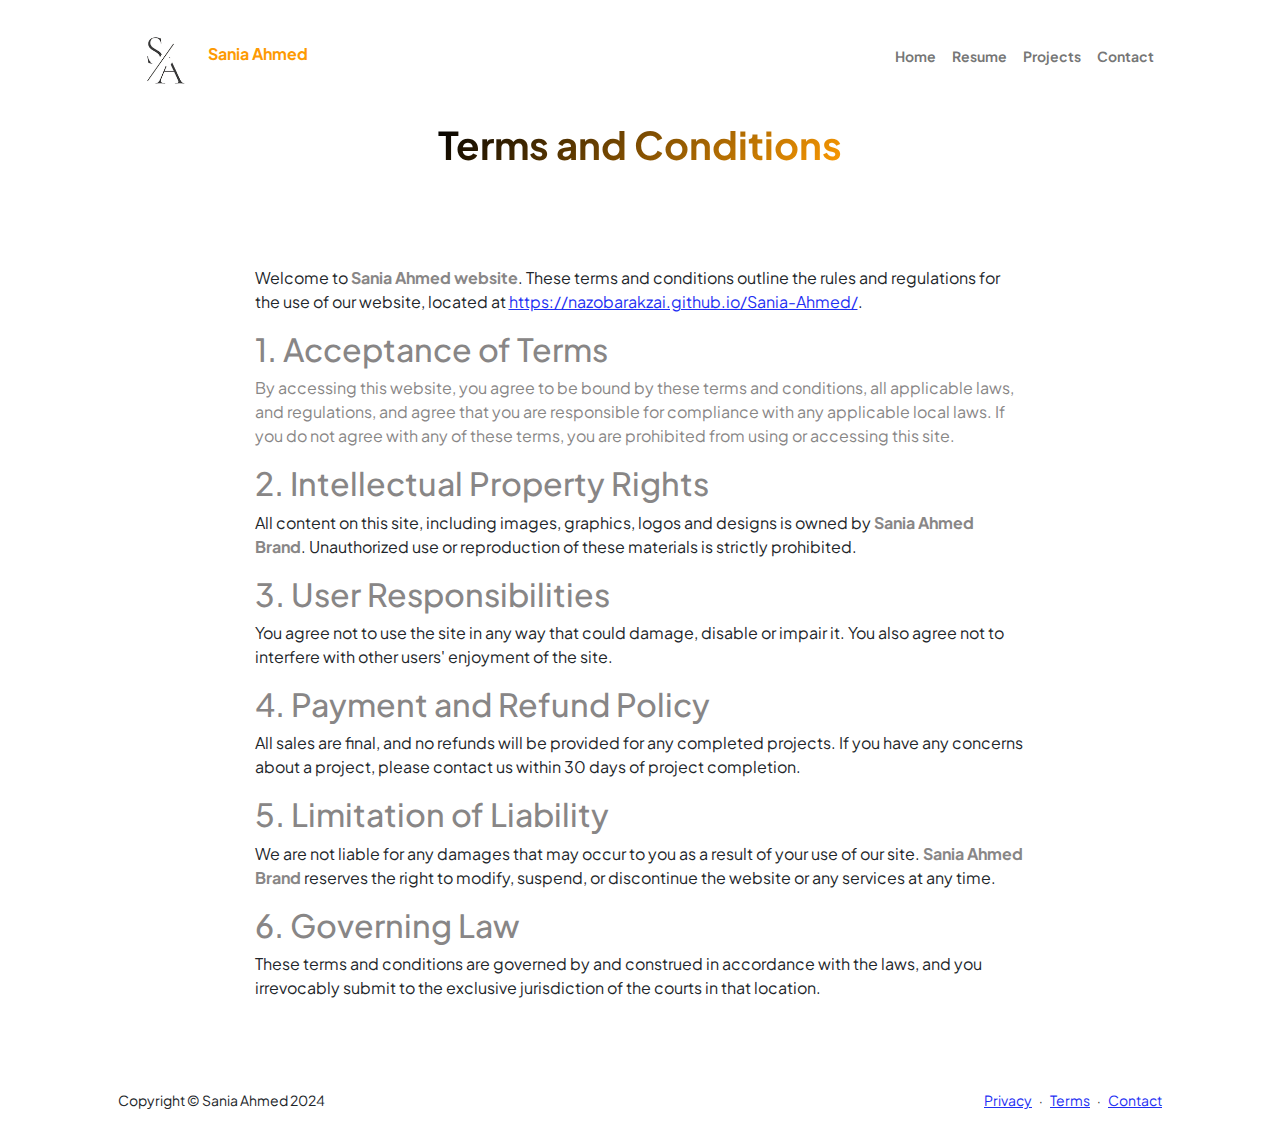
<file: terms.html>
<!DOCTYPE html>
<html lang="en">
    <head>
        <meta charset="utf-8" />
        <meta name="viewport" content="width=device-width, initial-scale=1, shrink-to-fit=no" />
        <meta name="description" content />
        <meta name="author" content="" />
        <title>Sania Ahmed</title>
        <!-- Favicon-->
        <link rel="icon" type="image/x-icon" href="assets/favicon.png" id="icon"/>
        <!-- Custom Google font-->
        <link rel="preconnect" href="https://fonts.googleapis.com" />
        <link rel="preconnect" href="https://fonts.gstatic.com" crossorigin />
        <link href="https://fonts.googleapis.com/css2?family=Plus+Jakarta+Sans:wght@100;200;300;400;500;600;700;800;900&amp;display=swap" rel="stylesheet" />
        <!-- Bootstrap icons-->
        <link href="https://cdn.jsdelivr.net/npm/bootstrap-icons@1.8.1/font/bootstrap-icons.css" rel="stylesheet" />
        <!-- Core theme CSS (includes Bootstrap)-->
        <link href="css/styles.css" rel="stylesheet" />
</head>
<body class="d-flex flex-column">
    <main class="flex-shrink-0">
    <nav class="navbar navbar-expand-lg navbar-light bg-white py-3">
        <div class="container px-5">
            <a class="navbar-brand" href="index.html"><span class="fw-bolder text-primary"><img src="assets/favicon.png" alt="logo" id="logo">Sania Ahmed</span></a>
            <button class="navbar-toggler" type="button" data-bs-toggle="collapse" data-bs-target="#navbarSupportedContent" aria-controls="navbarSupportedContent" aria-expanded="false" aria-label="Toggle navigation"><span class="navbar-toggler-icon"></span></button>
            <div class="collapse navbar-collapse" id="navbarSupportedContent">
                <ul class="navbar-nav ms-auto mb-2 mb-lg-0 small fw-bolder">
                    <li class="nav-item"><a class="nav-link" href="index.html">Home</a></li>
                    <li class="nav-item"><a class="nav-link" href="resume.html">Resume</a></li>
                    <li class="nav-item"><a class="nav-link" href="projects.html">Projects</a></li>
                    <li class="nav-item"><a class="nav-link" href="#contact">Contact</a></li>
                </ul>
            </div>
        </div>
    </nav>
    <div class="container px-5">
        <div class="text-center mb-5">
            <h1 class="display-5 fw-bolder mb-0"><span class="text-gradient d-inline">Terms and Conditions</span></h1>
        </div>
        <section class="py-5">
            <div class="row gx-5 justify-content-center" >
                <div class="col-lg-11 col-xl-9 col-xxl-8">
        <p>Welcome to <strong style="color: rgb(136, 134, 134);">Sania Ahmed website</strong>. These terms and conditions outline the rules and regulations for the use of our website, located at <a href="https://nazobarakzai.github.io/Sania-Ahmed/">https://nazobarakzai.github.io/Sania-Ahmed/</a>.</p>

        <h2 style="color: rgb(136, 134, 134);">1. Acceptance of Terms</h2>
        <p style="color: rgb(136, 134, 134);">By accessing this website, you agree to be bound by these terms and conditions, all applicable laws, and regulations, and agree that you are responsible for compliance with any applicable local laws. If you do not agree with any of these terms, you are prohibited from using or accessing this site.</p>

        <h2 style="color: rgb(136, 134, 134);">2. Intellectual Property Rights</h2>
        <p>All content on this site, including images, graphics, logos and designs is owned by <strong style="color: rgb(136, 134, 134);">Sania Ahmed Brand</strong>. Unauthorized use or reproduction of these materials is strictly prohibited.</p>

        <h2 style="color: rgb(136, 134, 134);">3. User Responsibilities</h2>
        <p>You agree not to use the site in any way that could damage, disable or impair it. You also agree not to interfere with other users' enjoyment of the site.</p>

        <h2 style="color: rgb(136, 134, 134);">4. Payment and Refund Policy</h2>
        <p>All sales are final, and no refunds will be provided for any completed projects. If you have any concerns about a project, please contact us within 30 days of project completion.</p>

        <h2 style="color: rgb(136, 134, 134);">5. Limitation of Liability</h2>
        <p>We are not liable for any damages that may occur to you as a result of your use of our site. <strong style="color: rgb(136, 134, 134);">Sania Ahmed Brand</strong> reserves the right to modify, suspend, or discontinue the website or any services at any time.</p>

        <h2 style="color: rgb(136, 134, 134);">6. Governing Law</h2>
        <p>These terms and conditions are governed by and construed in accordance with the laws, and you irrevocably submit to the exclusive jurisdiction of the courts in that location.</p>
    </div>
    </div>
    </section>
    </div>
    </main>
    <footer id="contact" class="bg-white py-4 mt-auto">
        <div class="container px-5">
            <div class="row align-items-center justify-content-between flex-column flex-sm-row">
                <div class="col-auto"><div class="small m-0">Copyright &copy; Sania Ahmed 2024</div></div>
                <div class="col-auto">
                    <a class="small" href="privacy.html">Privacy</a>
                    <span class="mx-1">&middot;</span>
                    <a class="small" href="terms.html">Terms</a>
                    <span class="mx-1">&middot;</span>
                    <a class="small" href="contact.html">Contact</a>
                </div>
            </div>
        </div>
    </footer>
    <script src="https://cdn.jsdelivr.net/npm/bootstrap@5.2.3/dist/js/bootstrap.bundle.min.js"></script>
    <!-- Core theme JS-->
    <script src="js/scripts.js"></script>
</body>
</html>
</file>
<file: css/styles.css>
@charset "UTF-8";
:root {
  --bs-blue: #1e30f3;
  --bs-indigo: #6610f2;
  --bs-purple: #6f42c1;
  --bs-pink: #e21e80;
  --bs-red: #dc3545;
  --bs-orange: #fd7e14;
  --bs-yellow: #ffc107;
  --bs-green: #198754;
  --bs-teal: #20c997;
  --bs-cyan: #0dcaf0;
  --bs-black: #000;
  --bs-white: #fff;
  --bs-gray: #6c757d;
  --bs-gray-dark: #343a40;
  --bs-gray-100: #f8f9fa;
  --bs-gray-200: #e9ecef;
  --bs-gray-300: #dee2e6;
  --bs-gray-400: #ced4da;
  --bs-gray-500: #adb5bd;
  --bs-gray-600: #6c757d;
  --bs-gray-700: #495057;
  --bs-gray-800: #343a40;
  --bs-gray-900: #212529;
  --bs-primary: #1e30f3;
  --bs-secondary: #e21e80;
  --bs-success: #198754;
  --bs-info: #0dcaf0;
  --bs-warning: #ffc107;
  --bs-danger: #dc3545;
  --bs-light: #f8f9fa;
  --bs-dark: #212529;
  --bs-primary-rgb:253, 154, 2;
  --bs-secondary-rgb: 226, 30, 128;
  --bs-success-rgb: 25, 135, 84;
  --bs-info-rgb: 13, 202, 240;
  --bs-warning-rgb: 255, 193, 7;
  --bs-danger-rgb: 220, 53, 69;
  --bs-light-rgb: 248, 249, 250;
  --bs-dark-rgb: 33, 37, 41;
  --bs-white-rgb: 255, 255, 255;
  --bs-black-rgb: 0, 0, 0;
  --bs-body-color-rgb: 33, 37, 41;
  --bs-body-bg-rgb: 225, 227, 229;
  --bs-font-sans-serif: "Plus Jakarta Sans";
  --bs-font-monospace: SFMono-Regular, Menlo, Monaco, Consolas, "Liberation Mono", "Courier New", monospace;
  --bs-gradient: linear-gradient(180deg, rgba(255, 255, 255, 0.15), rgba(255, 255, 255, 0));
  --bs-body-font-family: var(--bs-font-sans-serif);
  --bs-body-font-size: 1rem;
  --bs-body-font-weight: 400;
  --bs-body-line-height: 1.5;
  --bs-body-color: #212529;
  --bs-body-bg: #fff;
  --bs-border-width: 1px;
  --bs-border-style: solid;
  --bs-border-color: #dee2e6;
  --bs-border-color-translucent: rgba(0, 0, 0, 0.175);
  --bs-border-radius: 0.375rem;
  --bs-border-radius-sm: 0.25rem;
  --bs-border-radius-lg: 0.5rem;
  --bs-border-radius-xl: 1rem;
  --bs-border-radius-2xl: 2rem;
  --bs-border-radius-pill: 50rem;
  --bs-link-color: #1e30f3;
  --bs-link-hover-color: #1826c2;
  --bs-code-color: #e21e80;
  --bs-highlight-bg: #fff3cd;
}

*,
*::before,
*::after {
  box-sizing: border-box;
}

@media (prefers-reduced-motion: no-preference) {
  :root {
    scroll-behavior: smooth;
  }
}

body {
  margin: 0;
  font-family: var(--bs-body-font-family);
  font-size: var(--bs-body-font-size);
  font-weight: var(--bs-body-font-weight);
  line-height: var(--bs-body-line-height);
  color: var(--bs-body-color);
  text-align: var(--bs-body-text-align);
  background-color: var(--bs-body-bg);
  -webkit-text-size-adjust: 100%;
  -webkit-tap-highlight-color: rgba(0, 0, 0, 0);
}

#icon {
  border-radius: 50%;
}

#logo {
  border-radius: 50%;
  max-width: 20%;
  max-height: 20%;
}
span{
  font-size: 80%;
}
#main{
  border-radius: 5%;
}

hr {
  margin: 1rem 0;
  color: inherit;
  border: 0;
  border-top: 1px solid;
  opacity: 0.25;
}

h6, .h6, h5, .h5, h4, .h4, h3, .h3, h2, .h2, h1, .h1 {
  margin-top: 0;
  margin-bottom: 0.5rem;
  font-weight: 500;
  line-height: 1.2;
}

h1, .h1 {
  font-size: calc(1.375rem + 1.5vw);
}
@media (min-width: 1200px) {
  h1, .h1 {
    font-size: 2.5rem;
  }
}

h2, .h2 {
  font-size: calc(1.325rem + 0.9vw);
}
@media (min-width: 1200px) {
  h2, .h2 {
    font-size: 2rem;
  }
}

h3, .h3 {
  font-size: calc(1.3rem + 0.6vw);
}
@media (min-width: 1200px) {
  h3, .h3 {
    font-size: 1.75rem;
  }
}

h4, .h4 {
  font-size: calc(1.275rem + 0.3vw);
}
@media (min-width: 1200px) {
  h4, .h4 {
    font-size: 1.5rem;
  }
}

h5, .h5 {
  font-size: 1.25rem;
}

h6, .h6 {
  font-size: 1rem;
}

p {
  margin-top: 0;
  margin-bottom: 1rem;
}

abbr[title] {
  -webkit-text-decoration: underline dotted;
          text-decoration: underline dotted;
  cursor: help;
  -webkit-text-decoration-skip-ink: none;
          text-decoration-skip-ink: none;
}

address {
  margin-bottom: 1rem;
  font-style: normal;
  line-height: inherit;
}

ol,
ul {
  padding-left: 2rem;
}

ol,
ul,
dl {
  margin-top: 0;
  margin-bottom: 1rem;
}

ol ol,
ul ul,
ol ul,
ul ol {
  margin-bottom: 0;
}

dt {
  font-weight: 700;
}

dd {
  margin-bottom: 0.5rem;
  margin-left: 0;
}

blockquote {
  margin: 0 0 1rem;
}

b,
strong {
  font-weight: bolder;
}

small, .small {
  font-size: 0.875em;
}

mark, .mark {
  padding: 0.1875em;
  background-color: var(--bs-highlight-bg);
}

sub,
sup {
  position: relative;
  font-size: 0.75em;
  line-height: 0;
  vertical-align: baseline;
}

sub {
  bottom: -0.25em;
}

sup {
  top: -0.5em;
}

a {
  color: var(--bs-link-color);
  text-decoration: underline;
}
a:hover {
  color: var(--bs-link-hover-color);
}

a:not([href]):not([class]), a:not([href]):not([class]):hover {
  color: inherit;
  text-decoration: none;
}

pre,
code,
kbd,
samp {
  font-family: var(--bs-font-monospace);
  font-size: 1em;
}

pre {
  display: block;
  margin-top: 0;
  margin-bottom: 1rem;
  overflow: auto;
  font-size: 0.875em;
}
pre code {
  font-size: inherit;
  color: inherit;
  word-break: normal;
}

code {
  font-size: 0.875em;
  color: var(--bs-code-color);
  word-wrap: break-word;
}
a > code {
  color: inherit;
}

kbd {
  padding: 0.1875rem 0.375rem;
  font-size: 0.875em;
  color: var(--bs-body-bg);
  background-color: var(--bs-body-color);
  border-radius: 0.25rem;
}
kbd kbd {
  padding: 0;
  font-size: 1em;
}

figure {
  margin: 0 0 1rem;
}

img,
svg {
  vertical-align: middle;
}

table {
  caption-side: bottom;
  border-collapse: collapse;
}

caption {
  padding-top: 0.5rem;
  padding-bottom: 0.5rem;
  color: #6c757d;
  text-align: left;
}

th {
  text-align: inherit;
  text-align: -webkit-match-parent;
}

thead,
tbody,
tfoot,
tr,
td,
th {
  border-color: inherit;
  border-style: solid;
  border-width: 0;
}

label {
  display: inline-block;
}

button {
  border-radius: 0;
}

button:focus:not(:focus-visible) {
  outline: 0;
}

input,
button,
select,
optgroup,
textarea {
  margin: 0;
  font-family: inherit;
  font-size: inherit;
  line-height: inherit;
}

button,
select {
  text-transform: none;
}

[role=button] {
  cursor: pointer;
}

select {
  word-wrap: normal;
}
select:disabled {
  opacity: 1;
}

[list]:not([type=date]):not([type=datetime-local]):not([type=month]):not([type=week]):not([type=time])::-webkit-calendar-picker-indicator {
  display: none !important;
}

button,
[type=button],
[type=reset],
[type=submit] {
  -webkit-appearance: button;
}
button:not(:disabled),
[type=button]:not(:disabled),
[type=reset]:not(:disabled),
[type=submit]:not(:disabled) {
  cursor: pointer;
}

::-moz-focus-inner {
  padding: 0;
  border-style: none;
}

textarea {
  resize: vertical;
}

fieldset {
  min-width: 0;
  padding: 0;
  margin: 0;
  border: 0;
}

legend {
  float: left;
  width: 100%;
  padding: 0;
  margin-bottom: 0.5rem;
  font-size: calc(1.275rem + 0.3vw);
  line-height: inherit;
}
@media (min-width: 1200px) {
  legend {
    font-size: 1.5rem;
  }
}
legend + * {
  clear: left;
}

::-webkit-datetime-edit-fields-wrapper,
::-webkit-datetime-edit-text,
::-webkit-datetime-edit-minute,
::-webkit-datetime-edit-hour-field,
::-webkit-datetime-edit-day-field,
::-webkit-datetime-edit-month-field,
::-webkit-datetime-edit-year-field {
  padding: 0;
}

::-webkit-inner-spin-button {
  height: auto;
}

[type=search] {
  outline-offset: -2px;
  -webkit-appearance: textfield;
}

/* rtl:raw:
[type="tel"],
[type="url"],
[type="email"],
[type="number"] {
  direction: ltr;
}
*/
::-webkit-search-decoration {
  -webkit-appearance: none;
}

::-webkit-color-swatch-wrapper {
  padding: 0;
}

::file-selector-button {
  font: inherit;
  -webkit-appearance: button;
}

output {
  display: inline-block;
}

iframe {
  border: 0;
}

summary {
  display: list-item;
  cursor: pointer;
}

progress {
  vertical-align: baseline;
}

[hidden] {
  display: none !important;
}

.lead {
  font-size: 1.25rem;
  font-weight: 300;
}

.display-1 {
  font-size: calc(1.625rem + 4.5vw);
  font-weight: 300;
  line-height: 1.2;
}
@media (min-width: 1200px) {
  .display-1 {
    font-size: 5rem;
  }
}

.display-2 {
  font-size: calc(1.575rem + 3.9vw);
  font-weight: 300;
  line-height: 1.2;
}
@media (min-width: 1200px) {
  .display-2 {
    font-size: 4.5rem;
  }
}

.display-3 {
  font-size: calc(1.525rem + 3.3vw);
  font-weight: 300;
  line-height: 1.2;
}
@media (min-width: 1200px) {
  .display-3 {
    font-size: 4rem;
  }
}

.display-4 {
  font-size: calc(1.475rem + 2.7vw);
  font-weight: 300;
  line-height: 1.2;
}
@media (min-width: 1200px) {
  .display-4 {
    font-size: 3.5rem;
  }
}

.display-5 {
  font-size: calc(1.425rem + 2.1vw);
  font-weight: 300;
  line-height: 1.2;
}
@media (min-width: 1200px) {
  .display-5 {
    font-size: 3rem;
  }
}

.display-6 {
  font-size: calc(1.375rem + 1.5vw);
  font-weight: 300;
  line-height: 1.2;
}
@media (min-width: 1200px) {
  .display-6 {
    font-size: 2.5rem;
  }
}

.list-unstyled {
  padding-left: 0;
  list-style: none;
}

.list-inline {
  padding-left: 0;
  list-style: none;
}

.list-inline-item {
  display: inline-block;
}
.list-inline-item:not(:last-child) {
  margin-right: 0.5rem;
}

.initialism {
  font-size: 0.875em;
  text-transform: uppercase;
}

.blockquote {
  margin-bottom: 1rem;
  font-size: 1.25rem;
}
.blockquote > :last-child {
  margin-bottom: 0;
}

.blockquote-footer {
  margin-top: -1rem;
  margin-bottom: 1rem;
  font-size: 0.875em;
  color: #6c757d;
}
.blockquote-footer::before {
  content: "— ";
}

.img-fluid {
  max-width: 100%;
  height: auto;
}

.img-thumbnail {
  padding: 0.25rem;
  background-color: #fff;
  border: 1px solid var(--bs-border-color);
  border-radius: 0.375rem;
  max-width: 100%;
  height: auto;
}

.figure {
  display: inline-block;
}

.figure-img {
  margin-bottom: 0.5rem;
  line-height: 1;
}

.figure-caption {
  font-size: 0.875em;
  color: #6c757d;
}

.container,
.container-fluid,
.container-xxl,
.container-xl,
.container-lg,
.container-md,
.container-sm {
  --bs-gutter-x: 1.5rem;
  --bs-gutter-y: 0;
  width: 100%;
  padding-right: calc(var(--bs-gutter-x) * 0.5);
  padding-left: calc(var(--bs-gutter-x) * 0.5);
  margin-right: auto;
  margin-left: auto;
}

@media (min-width: 576px) {
  .container-sm, .container {
    max-width: 540px;
  }
}
@media (min-width: 768px) {
  .container-md, .container-sm, .container {
    max-width: 720px;
  }
}
@media (min-width: 992px) {
  .container-lg, .container-md, .container-sm, .container {
    max-width: 960px;
  }
}
@media (min-width: 1200px) {
  .container-xl, .container-lg, .container-md, .container-sm, .container {
    max-width: 1140px;
  }
}
@media (min-width: 1400px) {
  .container-xxl, .container-xl, .container-lg, .container-md, .container-sm, .container {
    max-width: 1320px;
  }
}
.row {
  --bs-gutter-x: 1.5rem;
  --bs-gutter-y: 0;
  display: flex;
  flex-wrap: wrap;
  margin-top: calc(-1 * var(--bs-gutter-y));
  margin-right: calc(-0.5 * var(--bs-gutter-x));
  margin-left: calc(-0.5 * var(--bs-gutter-x));
}
.row > * {
  flex-shrink: 0;
  width: 100%;
  max-width: 100%;
  padding-right: calc(var(--bs-gutter-x) * 0.5);
  padding-left: calc(var(--bs-gutter-x) * 0.5);
  margin-top: var(--bs-gutter-y);
}

.col {
  flex: 1 0 0%;
}

.row-cols-auto > * {
  flex: 0 0 auto;
  width: auto;
}

.row-cols-1 > * {
  flex: 0 0 auto;
  width: 100%;
}

.row-cols-2 > * {
  flex: 0 0 auto;
  width: 50%;
}

.row-cols-3 > * {
  flex: 0 0 auto;
  width: 33.3333333333%;
}

.row-cols-4 > * {
  flex: 0 0 auto;
  width: 25%;
}

.row-cols-5 > * {
  flex: 0 0 auto;
  width: 20%;
}

.row-cols-6 > * {
  flex: 0 0 auto;
  width: 16.6666666667%;
}

.col-auto {
  flex: 0 0 auto;
  width: auto;
}

.col-1 {
  flex: 0 0 auto;
  width: 8.33333333%;
}

.col-2 {
  flex: 0 0 auto;
  width: 16.66666667%;
}

.col-3 {
  flex: 0 0 auto;
  width: 25%;
}

.col-4 {
  flex: 0 0 auto;
  width: 33.33333333%;
}

.col-5 {
  flex: 0 0 auto;
  width: 41.66666667%;
}

.col-6 {
  flex: 0 0 auto;
  width: 50%;
}

.col-7 {
  flex: 0 0 auto;
  width: 58.33333333%;
}

.col-8 {
  flex: 0 0 auto;
  width: 66.66666667%;
}

.col-9 {
  flex: 0 0 auto;
  width: 75%;
}

.col-10 {
  flex: 0 0 auto;
  width: 83.33333333%;
}

.col-11 {
  flex: 0 0 auto;
  width: 91.66666667%;
}

.col-12 {
  flex: 0 0 auto;
  width: 100%;
}

.offset-1 {
  margin-left: 8.33333333%;
}

.offset-2 {
  margin-left: 16.66666667%;
}

.offset-3 {
  margin-left: 25%;
}

.offset-4 {
  margin-left: 33.33333333%;
}

.offset-5 {
  margin-left: 41.66666667%;
}

.offset-6 {
  margin-left: 50%;
}

.offset-7 {
  margin-left: 58.33333333%;
}

.offset-8 {
  margin-left: 66.66666667%;
}

.offset-9 {
  margin-left: 75%;
}

.offset-10 {
  margin-left: 83.33333333%;
}

.offset-11 {
  margin-left: 91.66666667%;
}

.g-0,
.gx-0 {
  --bs-gutter-x: 0;
}

.g-0,
.gy-0 {
  --bs-gutter-y: 0;
}

.g-1,
.gx-1 {
  --bs-gutter-x: 0.25rem;
}

.g-1,
.gy-1 {
  --bs-gutter-y: 0.25rem;
}

.g-2,
.gx-2 {
  --bs-gutter-x: 0.5rem;
}

.g-2,
.gy-2 {
  --bs-gutter-y: 0.5rem;
}

.g-3,
.gx-3 {
  --bs-gutter-x: 1rem;
}

.g-3,
.gy-3 {
  --bs-gutter-y: 1rem;
}

.g-4,
.gx-4 {
  --bs-gutter-x: 1.5rem;
}

.g-4,
.gy-4 {
  --bs-gutter-y: 1.5rem;
}

.g-5,
.gx-5 {
  --bs-gutter-x: 3rem;
}

.g-5,
.gy-5 {
  --bs-gutter-y: 3rem;
}

@media (min-width: 576px) {
  .col-sm {
    flex: 1 0 0%;
  }
  .row-cols-sm-auto > * {
    flex: 0 0 auto;
    width: auto;
  }
  .row-cols-sm-1 > * {
    flex: 0 0 auto;
    width: 100%;
  }
  .row-cols-sm-2 > * {
    flex: 0 0 auto;
    width: 50%;
  }
  .row-cols-sm-3 > * {
    flex: 0 0 auto;
    width: 33.3333333333%;
  }
  .row-cols-sm-4 > * {
    flex: 0 0 auto;
    width: 25%;
  }
  .row-cols-sm-5 > * {
    flex: 0 0 auto;
    width: 20%;
  }
  .row-cols-sm-6 > * {
    flex: 0 0 auto;
    width: 16.6666666667%;
  }
  .col-sm-auto {
    flex: 0 0 auto;
    width: auto;
  }
  .col-sm-1 {
    flex: 0 0 auto;
    width: 8.33333333%;
  }
  .col-sm-2 {
    flex: 0 0 auto;
    width: 16.66666667%;
  }
  .col-sm-3 {
    flex: 0 0 auto;
    width: 25%;
  }
  .col-sm-4 {
    flex: 0 0 auto;
    width: 33.33333333%;
  }
  .col-sm-5 {
    flex: 0 0 auto;
    width: 41.66666667%;
  }
  .col-sm-6 {
    flex: 0 0 auto;
    width: 50%;
  }
  .col-sm-7 {
    flex: 0 0 auto;
    width: 58.33333333%;
  }
  .col-sm-8 {
    flex: 0 0 auto;
    width: 66.66666667%;
  }
  .col-sm-9 {
    flex: 0 0 auto;
    width: 75%;
  }
  .col-sm-10 {
    flex: 0 0 auto;
    width: 83.33333333%;
  }
  .col-sm-11 {
    flex: 0 0 auto;
    width: 91.66666667%;
  }
  .col-sm-12 {
    flex: 0 0 auto;
    width: 100%;
  }
  .offset-sm-0 {
    margin-left: 0;
  }
  .offset-sm-1 {
    margin-left: 8.33333333%;
  }
  .offset-sm-2 {
    margin-left: 16.66666667%;
  }
  .offset-sm-3 {
    margin-left: 25%;
  }
  .offset-sm-4 {
    margin-left: 33.33333333%;
  }
  .offset-sm-5 {
    margin-left: 41.66666667%;
  }
  .offset-sm-6 {
    margin-left: 50%;
  }
  .offset-sm-7 {
    margin-left: 58.33333333%;
  }
  .offset-sm-8 {
    margin-left: 66.66666667%;
  }
  .offset-sm-9 {
    margin-left: 75%;
  }
  .offset-sm-10 {
    margin-left: 83.33333333%;
  }
  .offset-sm-11 {
    margin-left: 91.66666667%;
  }
  .g-sm-0,
  .gx-sm-0 {
    --bs-gutter-x: 0;
  }
  .g-sm-0,
  .gy-sm-0 {
    --bs-gutter-y: 0;
  }
  .g-sm-1,
  .gx-sm-1 {
    --bs-gutter-x: 0.25rem;
  }
  .g-sm-1,
  .gy-sm-1 {
    --bs-gutter-y: 0.25rem;
  }
  .g-sm-2,
  .gx-sm-2 {
    --bs-gutter-x: 0.5rem;
  }
  .g-sm-2,
  .gy-sm-2 {
    --bs-gutter-y: 0.5rem;
  }
  .g-sm-3,
  .gx-sm-3 {
    --bs-gutter-x: 1rem;
  }
  .g-sm-3,
  .gy-sm-3 {
    --bs-gutter-y: 1rem;
  }
  .g-sm-4,
  .gx-sm-4 {
    --bs-gutter-x: 1.5rem;
  }
  .g-sm-4,
  .gy-sm-4 {
    --bs-gutter-y: 1.5rem;
  }
  .g-sm-5,
  .gx-sm-5 {
    --bs-gutter-x: 3rem;
  }
  .g-sm-5,
  .gy-sm-5 {
    --bs-gutter-y: 3rem;
  }
}
@media (min-width: 768px) {
  .col-md {
    flex: 1 0 0%;
  }
  .row-cols-md-auto > * {
    flex: 0 0 auto;
    width: auto;
  }
  .row-cols-md-1 > * {
    flex: 0 0 auto;
    width: 100%;
  }
  .row-cols-md-2 > * {
    flex: 0 0 auto;
    width: 50%;
  }
  .row-cols-md-3 > * {
    flex: 0 0 auto;
    width: 33.3333333333%;
  }
  .row-cols-md-4 > * {
    flex: 0 0 auto;
    width: 25%;
  }
  .row-cols-md-5 > * {
    flex: 0 0 auto;
    width: 20%;
  }
  .row-cols-md-6 > * {
    flex: 0 0 auto;
    width: 16.6666666667%;
  }
  .col-md-auto {
    flex: 0 0 auto;
    width: auto;
  }
  .col-md-1 {
    flex: 0 0 auto;
    width: 8.33333333%;
  }
  .col-md-2 {
    flex: 0 0 auto;
    width: 16.66666667%;
  }
  .col-md-3 {
    flex: 0 0 auto;
    width: 25%;
  }
  .col-md-4 {
    flex: 0 0 auto;
    width: 33.33333333%;
  }
  .col-md-5 {
    flex: 0 0 auto;
    width: 41.66666667%;
  }
  .col-md-6 {
    flex: 0 0 auto;
    width: 50%;
  }
  .col-md-7 {
    flex: 0 0 auto;
    width: 58.33333333%;
  }
  .col-md-8 {
    flex: 0 0 auto;
    width: 66.66666667%;
  }
  .col-md-9 {
    flex: 0 0 auto;
    width: 75%;
  }
  .col-md-10 {
    flex: 0 0 auto;
    width: 83.33333333%;
  }
  .col-md-11 {
    flex: 0 0 auto;
    width: 91.66666667%;
  }
  .col-md-12 {
    flex: 0 0 auto;
    width: 100%;
  }
  .offset-md-0 {
    margin-left: 0;
  }
  .offset-md-1 {
    margin-left: 8.33333333%;
  }
  .offset-md-2 {
    margin-left: 16.66666667%;
  }
  .offset-md-3 {
    margin-left: 25%;
  }
  .offset-md-4 {
    margin-left: 33.33333333%;
  }
  .offset-md-5 {
    margin-left: 41.66666667%;
  }
  .offset-md-6 {
    margin-left: 50%;
  }
  .offset-md-7 {
    margin-left: 58.33333333%;
  }
  .offset-md-8 {
    margin-left: 66.66666667%;
  }
  .offset-md-9 {
    margin-left: 75%;
  }
  .offset-md-10 {
    margin-left: 83.33333333%;
  }
  .offset-md-11 {
    margin-left: 91.66666667%;
  }
  .g-md-0,
  .gx-md-0 {
    --bs-gutter-x: 0;
  }
  .g-md-0,
  .gy-md-0 {
    --bs-gutter-y: 0;
  }
  .g-md-1,
  .gx-md-1 {
    --bs-gutter-x: 0.25rem;
  }
  .g-md-1,
  .gy-md-1 {
    --bs-gutter-y: 0.25rem;
  }
  .g-md-2,
  .gx-md-2 {
    --bs-gutter-x: 0.5rem;
  }
  .g-md-2,
  .gy-md-2 {
    --bs-gutter-y: 0.5rem;
  }
  .g-md-3,
  .gx-md-3 {
    --bs-gutter-x: 1rem;
  }
  .g-md-3,
  .gy-md-3 {
    --bs-gutter-y: 1rem;
  }
  .g-md-4,
  .gx-md-4 {
    --bs-gutter-x: 1.5rem;
  }
  .g-md-4,
  .gy-md-4 {
    --bs-gutter-y: 1.5rem;
  }
  .g-md-5,
  .gx-md-5 {
    --bs-gutter-x: 3rem;
  }
  .g-md-5,
  .gy-md-5 {
    --bs-gutter-y: 3rem;
  }
}
@media (min-width: 992px) {
  .col-lg {
    flex: 1 0 0%;
  }
  .row-cols-lg-auto > * {
    flex: 0 0 auto;
    width: auto;
  }
  .row-cols-lg-1 > * {
    flex: 0 0 auto;
    width: 100%;
  }
  .row-cols-lg-2 > * {
    flex: 0 0 auto;
    width: 50%;
  }
  .row-cols-lg-3 > * {
    flex: 0 0 auto;
    width: 33.3333333333%;
  }
  .row-cols-lg-4 > * {
    flex: 0 0 auto;
    width: 25%;
  }
  .row-cols-lg-5 > * {
    flex: 0 0 auto;
    width: 20%;
  }
  .row-cols-lg-6 > * {
    flex: 0 0 auto;
    width: 16.6666666667%;
  }
  .col-lg-auto {
    flex: 0 0 auto;
    width: auto;
  }
  .col-lg-1 {
    flex: 0 0 auto;
    width: 8.33333333%;
  }
  .col-lg-2 {
    flex: 0 0 auto;
    width: 16.66666667%;
  }
  .col-lg-3 {
    flex: 0 0 auto;
    width: 25%;
  }
  .col-lg-4 {
    flex: 0 0 auto;
    width: 33.33333333%;
  }
  .col-lg-5 {
    flex: 0 0 auto;
    width: 41.66666667%;
  }
  .col-lg-6 {
    flex: 0 0 auto;
    width: 50%;
  }
  .col-lg-7 {
    flex: 0 0 auto;
    width: 58.33333333%;
  }
  .col-lg-8 {
    flex: 0 0 auto;
    width: 66.66666667%;
  }
  .col-lg-9 {
    flex: 0 0 auto;
    width: 75%;
  }
  .col-lg-10 {
    flex: 0 0 auto;
    width: 83.33333333%;
  }
  .col-lg-11 {
    flex: 0 0 auto;
    width: 91.66666667%;
  }
  .col-lg-12 {
    flex: 0 0 auto;
    width: 100%;
  }
  .offset-lg-0 {
    margin-left: 0;
  }
  .offset-lg-1 {
    margin-left: 8.33333333%;
  }
  .offset-lg-2 {
    margin-left: 16.66666667%;
  }
  .offset-lg-3 {
    margin-left: 25%;
  }
  .offset-lg-4 {
    margin-left: 33.33333333%;
  }
  .offset-lg-5 {
    margin-left: 41.66666667%;
  }
  .offset-lg-6 {
    margin-left: 50%;
  }
  .offset-lg-7 {
    margin-left: 58.33333333%;
  }
  .offset-lg-8 {
    margin-left: 66.66666667%;
  }
  .offset-lg-9 {
    margin-left: 75%;
  }
  .offset-lg-10 {
    margin-left: 83.33333333%;
  }
  .offset-lg-11 {
    margin-left: 91.66666667%;
  }
  .g-lg-0,
  .gx-lg-0 {
    --bs-gutter-x: 0;
  }
  .g-lg-0,
  .gy-lg-0 {
    --bs-gutter-y: 0;
  }
  .g-lg-1,
  .gx-lg-1 {
    --bs-gutter-x: 0.25rem;
  }
  .g-lg-1,
  .gy-lg-1 {
    --bs-gutter-y: 0.25rem;
  }
  .g-lg-2,
  .gx-lg-2 {
    --bs-gutter-x: 0.5rem;
  }
  .g-lg-2,
  .gy-lg-2 {
    --bs-gutter-y: 0.5rem;
  }
  .g-lg-3,
  .gx-lg-3 {
    --bs-gutter-x: 1rem;
  }
  .g-lg-3,
  .gy-lg-3 {
    --bs-gutter-y: 1rem;
  }
  .g-lg-4,
  .gx-lg-4 {
    --bs-gutter-x: 1.5rem;
  }
  .g-lg-4,
  .gy-lg-4 {
    --bs-gutter-y: 1.5rem;
  }
  .g-lg-5,
  .gx-lg-5 {
    --bs-gutter-x: 3rem;
  }
  .g-lg-5,
  .gy-lg-5 {
    --bs-gutter-y: 3rem;
  }
}
@media (min-width: 1200px) {
  .col-xl {
    flex: 1 0 0%;
  }
  .row-cols-xl-auto > * {
    flex: 0 0 auto;
    width: auto;
  }
  .row-cols-xl-1 > * {
    flex: 0 0 auto;
    width: 100%;
  }
  .row-cols-xl-2 > * {
    flex: 0 0 auto;
    width: 50%;
  }
  .row-cols-xl-3 > * {
    flex: 0 0 auto;
    width: 33.3333333333%;
  }
  .row-cols-xl-4 > * {
    flex: 0 0 auto;
    width: 25%;
  }
  .row-cols-xl-5 > * {
    flex: 0 0 auto;
    width: 20%;
  }
  .row-cols-xl-6 > * {
    flex: 0 0 auto;
    width: 16.6666666667%;
  }
  .col-xl-auto {
    flex: 0 0 auto;
    width: auto;
  }
  .col-xl-1 {
    flex: 0 0 auto;
    width: 8.33333333%;
  }
  .col-xl-2 {
    flex: 0 0 auto;
    width: 16.66666667%;
  }
  .col-xl-3 {
    flex: 0 0 auto;
    width: 25%;
  }
  .col-xl-4 {
    flex: 0 0 auto;
    width: 33.33333333%;
  }
  .col-xl-5 {
    flex: 0 0 auto;
    width: 41.66666667%;
  }
  .col-xl-6 {
    flex: 0 0 auto;
    width: 50%;
  }
  .col-xl-7 {
    flex: 0 0 auto;
    width: 58.33333333%;
  }
  .col-xl-8 {
    flex: 0 0 auto;
    width: 66.66666667%;
  }
  .col-xl-9 {
    flex: 0 0 auto;
    width: 75%;
  }
  .col-xl-10 {
    flex: 0 0 auto;
    width: 83.33333333%;
  }
  .col-xl-11 {
    flex: 0 0 auto;
    width: 91.66666667%;
  }
  .col-xl-12 {
    flex: 0 0 auto;
    width: 100%;
  }
  .offset-xl-0 {
    margin-left: 0;
  }
  .offset-xl-1 {
    margin-left: 8.33333333%;
  }
  .offset-xl-2 {
    margin-left: 16.66666667%;
  }
  .offset-xl-3 {
    margin-left: 25%;
  }
  .offset-xl-4 {
    margin-left: 33.33333333%;
  }
  .offset-xl-5 {
    margin-left: 41.66666667%;
  }
  .offset-xl-6 {
    margin-left: 50%;
  }
  .offset-xl-7 {
    margin-left: 58.33333333%;
  }
  .offset-xl-8 {
    margin-left: 66.66666667%;
  }
  .offset-xl-9 {
    margin-left: 75%;
  }
  .offset-xl-10 {
    margin-left: 83.33333333%;
  }
  .offset-xl-11 {
    margin-left: 91.66666667%;
  }
  .g-xl-0,
  .gx-xl-0 {
    --bs-gutter-x: 0;
  }
  .g-xl-0,
  .gy-xl-0 {
    --bs-gutter-y: 0;
  }
  .g-xl-1,
  .gx-xl-1 {
    --bs-gutter-x: 0.25rem;
  }
  .g-xl-1,
  .gy-xl-1 {
    --bs-gutter-y: 0.25rem;
  }
  .g-xl-2,
  .gx-xl-2 {
    --bs-gutter-x: 0.5rem;
  }
  .g-xl-2,
  .gy-xl-2 {
    --bs-gutter-y: 0.5rem;
  }
  .g-xl-3,
  .gx-xl-3 {
    --bs-gutter-x: 1rem;
  }
  .g-xl-3,
  .gy-xl-3 {
    --bs-gutter-y: 1rem;
  }
  .g-xl-4,
  .gx-xl-4 {
    --bs-gutter-x: 1.5rem;
  }
  .g-xl-4,
  .gy-xl-4 {
    --bs-gutter-y: 1.5rem;
  }
  .g-xl-5,
  .gx-xl-5 {
    --bs-gutter-x: 3rem;
  }
  .g-xl-5,
  .gy-xl-5 {
    --bs-gutter-y: 3rem;
  }
}
@media (min-width: 1400px) {
  .col-xxl {
    flex: 1 0 0%;
  }
  .row-cols-xxl-auto > * {
    flex: 0 0 auto;
    width: auto;
  }
  .row-cols-xxl-1 > * {
    flex: 0 0 auto;
    width: 100%;
  }
  .row-cols-xxl-2 > * {
    flex: 0 0 auto;
    width: 50%;
  }
  .row-cols-xxl-3 > * {
    flex: 0 0 auto;
    width: 33.3333333333%;
  }
  .row-cols-xxl-4 > * {
    flex: 0 0 auto;
    width: 25%;
  }
  .row-cols-xxl-5 > * {
    flex: 0 0 auto;
    width: 20%;
  }
  .row-cols-xxl-6 > * {
    flex: 0 0 auto;
    width: 16.6666666667%;
  }
  .col-xxl-auto {
    flex: 0 0 auto;
    width: auto;
  }
  .col-xxl-1 {
    flex: 0 0 auto;
    width: 8.33333333%;
  }
  .col-xxl-2 {
    flex: 0 0 auto;
    width: 16.66666667%;
  }
  .col-xxl-3 {
    flex: 0 0 auto;
    width: 25%;
  }
  .col-xxl-4 {
    flex: 0 0 auto;
    width: 33.33333333%;
  }
  .col-xxl-5 {
    flex: 0 0 auto;
    width: 41.66666667%;
  }
  .col-xxl-6 {
    flex: 0 0 auto;
    width: 50%;
  }
  .col-xxl-7 {
    flex: 0 0 auto;
    width: 58.33333333%;
  }
  .col-xxl-8 {
    flex: 0 0 auto;
    width: 66.66666667%;
  }
  .col-xxl-9 {
    flex: 0 0 auto;
    width: 75%;
  }
  .col-xxl-10 {
    flex: 0 0 auto;
    width: 83.33333333%;
  }
  .col-xxl-11 {
    flex: 0 0 auto;
    width: 91.66666667%;
  }
  .col-xxl-12 {
    flex: 0 0 auto;
    width: 100%;
  }
  .offset-xxl-0 {
    margin-left: 0;
  }
  .offset-xxl-1 {
    margin-left: 8.33333333%;
  }
  .offset-xxl-2 {
    margin-left: 16.66666667%;
  }
  .offset-xxl-3 {
    margin-left: 25%;
  }
  .offset-xxl-4 {
    margin-left: 33.33333333%;
  }
  .offset-xxl-5 {
    margin-left: 41.66666667%;
  }
  .offset-xxl-6 {
    margin-left: 50%;
  }
  .offset-xxl-7 {
    margin-left: 58.33333333%;
  }
  .offset-xxl-8 {
    margin-left: 66.66666667%;
  }
  .offset-xxl-9 {
    margin-left: 75%;
  }
  .offset-xxl-10 {
    margin-left: 83.33333333%;
  }
  .offset-xxl-11 {
    margin-left: 91.66666667%;
  }
  .g-xxl-0,
  .gx-xxl-0 {
    --bs-gutter-x: 0;
  }
  .g-xxl-0,
  .gy-xxl-0 {
    --bs-gutter-y: 0;
  }
  .g-xxl-1,
  .gx-xxl-1 {
    --bs-gutter-x: 0.25rem;
  }
  .g-xxl-1,
  .gy-xxl-1 {
    --bs-gutter-y: 0.25rem;
  }
  .g-xxl-2,
  .gx-xxl-2 {
    --bs-gutter-x: 0.5rem;
  }
  .g-xxl-2,
  .gy-xxl-2 {
    --bs-gutter-y: 0.5rem;
  }
  .g-xxl-3,
  .gx-xxl-3 {
    --bs-gutter-x: 1rem;
  }
  .g-xxl-3,
  .gy-xxl-3 {
    --bs-gutter-y: 1rem;
  }
  .g-xxl-4,
  .gx-xxl-4 {
    --bs-gutter-x: 1.5rem;
  }
  .g-xxl-4,
  .gy-xxl-4 {
    --bs-gutter-y: 1.5rem;
  }
  .g-xxl-5,
  .gx-xxl-5 {
    --bs-gutter-x: 3rem;
  }
  .g-xxl-5,
  .gy-xxl-5 {
    --bs-gutter-y: 3rem;
  }
}
.table {
  --bs-table-color: var(--bs-body-color);
  --bs-table-bg: transparent;
  --bs-table-border-color: var(--bs-border-color);
  --bs-table-accent-bg: transparent;
  --bs-table-striped-color: var(--bs-body-color);
  --bs-table-striped-bg: rgba(0, 0, 0, 0.05);
  --bs-table-active-color: var(--bs-body-color);
  --bs-table-active-bg: rgba(0, 0, 0, 0.1);
  --bs-table-hover-color: var(--bs-body-color);
  --bs-table-hover-bg: rgba(0, 0, 0, 0.075);
  width: 100%;
  margin-bottom: 1rem;
  color: var(--bs-table-color);
  vertical-align: top;
  border-color: var(--bs-table-border-color);
}
.table > :not(caption) > * > * {
  padding: 0.5rem 0.5rem;
  background-color: var(--bs-table-bg);
  border-bottom-width: 1px;
  box-shadow: inset 0 0 0 9999px var(--bs-table-accent-bg);
}
.table > tbody {
  vertical-align: inherit;
}
.table > thead {
  vertical-align: bottom;
}

.table-group-divider {
  border-top: 2px solid currentcolor;
}

.caption-top {
  caption-side: top;
}

.table-sm > :not(caption) > * > * {
  padding: 0.25rem 0.25rem;
}

.table-bordered > :not(caption) > * {
  border-width: 1px 0;
}
.table-bordered > :not(caption) > * > * {
  border-width: 0 1px;
}

.table-borderless > :not(caption) > * > * {
  border-bottom-width: 0;
}
.table-borderless > :not(:first-child) {
  border-top-width: 0;
}

.table-striped > tbody > tr:nth-of-type(odd) > * {
  --bs-table-accent-bg: var(--bs-table-striped-bg);
  color: var(--bs-table-striped-color);
}

.table-striped-columns > :not(caption) > tr > :nth-child(even) {
  --bs-table-accent-bg: var(--bs-table-striped-bg);
  color: var(--bs-table-striped-color);
}

.table-active {
  --bs-table-accent-bg: var(--bs-table-active-bg);
  color: var(--bs-table-active-color);
}

.table-hover > tbody > tr:hover > * {
  --bs-table-accent-bg: var(--bs-table-hover-bg);
  color: var(--bs-table-hover-color);
}

.table-primary {
  --bs-table-color: #000;
  --bs-table-bg: #d2d6fd;
  --bs-table-border-color: #bdc1e4;
  --bs-table-striped-bg: #c8cbf0;
  --bs-table-striped-color: #000;
  --bs-table-active-bg: #bdc1e4;
  --bs-table-active-color: #000;
  --bs-table-hover-bg: #c2c6ea;
  --bs-table-hover-color: #000;
  color: var(--bs-table-color);
  border-color: var(--bs-table-border-color);
}

.table-secondary {
  --bs-table-color: #000;
  --bs-table-bg: #f9d2e6;
  --bs-table-border-color: #e0bdcf;
  --bs-table-striped-bg: #edc8db;
  --bs-table-striped-color: #000;
  --bs-table-active-bg: #e0bdcf;
  --bs-table-active-color: #000;
  --bs-table-hover-bg: #e6c2d5;
  --bs-table-hover-color: #000;
  color: var(--bs-table-color);
  border-color: var(--bs-table-border-color);
}

.table-success {
  --bs-table-color: #000;
  --bs-table-bg: #d1e7dd;
  --bs-table-border-color: #bcd0c7;
  --bs-table-striped-bg: #c7dbd2;
  --bs-table-striped-color: #000;
  --bs-table-active-bg: #bcd0c7;
  --bs-table-active-color: #000;
  --bs-table-hover-bg: #c1d6cc;
  --bs-table-hover-color: #000;
  color: var(--bs-table-color);
  border-color: var(--bs-table-border-color);
}

.table-info {
  --bs-table-color: #000;
  --bs-table-bg: #cff4fc;
  --bs-table-border-color: #badce3;
  --bs-table-striped-bg: #c5e8ef;
  --bs-table-striped-color: #000;
  --bs-table-active-bg: #badce3;
  --bs-table-active-color: #000;
  --bs-table-hover-bg: #bfe2e9;
  --bs-table-hover-color: #000;
  color: var(--bs-table-color);
  border-color: var(--bs-table-border-color);
}

.table-warning {
  --bs-table-color: #000;
  --bs-table-bg: #fff3cd;
  --bs-table-border-color: #e6dbb9;
  --bs-table-striped-bg: #f2e7c3;
  --bs-table-striped-color: #000;
  --bs-table-active-bg: #e6dbb9;
  --bs-table-active-color: #000;
  --bs-table-hover-bg: #ece1be;
  --bs-table-hover-color: #000;
  color: var(--bs-table-color);
  border-color: var(--bs-table-border-color);
}

.table-danger {
  --bs-table-color: #000;
  --bs-table-bg: #f8d7da;
  --bs-table-border-color: #dfc2c4;
  --bs-table-striped-bg: #eccccf;
  --bs-table-striped-color: #000;
  --bs-table-active-bg: #dfc2c4;
  --bs-table-active-color: #000;
  --bs-table-hover-bg: #e5c7ca;
  --bs-table-hover-color: #000;
  color: var(--bs-table-color);
  border-color: var(--bs-table-border-color);
}

.table-light {
  --bs-table-color: #000;
  --bs-table-bg: #f8f9fa;
  --bs-table-border-color: #dfe0e1;
  --bs-table-striped-bg: #ecedee;
  --bs-table-striped-color: #000;
  --bs-table-active-bg: #dfe0e1;
  --bs-table-active-color: #000;
  --bs-table-hover-bg: #e5e6e7;
  --bs-table-hover-color: #000;
  color: var(--bs-table-color);
  border-color: var(--bs-table-border-color);
}

.table-dark {
  --bs-table-color: #fff;
  --bs-table-bg: #212529;
  --bs-table-border-color: #373b3e;
  --bs-table-striped-bg: #2c3034;
  --bs-table-striped-color: #fff;
  --bs-table-active-bg: #373b3e;
  --bs-table-active-color: #fff;
  --bs-table-hover-bg: #323539;
  --bs-table-hover-color: #fff;
  color: var(--bs-table-color);
  border-color: var(--bs-table-border-color);
}

.table-responsive {
  overflow-x: auto;
  -webkit-overflow-scrolling: touch;
}

@media (max-width: 575.98px) {
  .table-responsive-sm {
    overflow-x: auto;
    -webkit-overflow-scrolling: touch;
  }
}
@media (max-width: 767.98px) {
  .table-responsive-md {
    overflow-x: auto;
    -webkit-overflow-scrolling: touch;
  }
}
@media (max-width: 991.98px) {
  .table-responsive-lg {
    overflow-x: auto;
    -webkit-overflow-scrolling: touch;
  }
}
@media (max-width: 1199.98px) {
  .table-responsive-xl {
    overflow-x: auto;
    -webkit-overflow-scrolling: touch;
  }
}
@media (max-width: 1399.98px) {
  .table-responsive-xxl {
    overflow-x: auto;
    -webkit-overflow-scrolling: touch;
  }
}
.form-label {
  margin-bottom: 0.5rem;
}

.col-form-label {
  padding-top: calc(0.375rem + 1px);
  padding-bottom: calc(0.375rem + 1px);
  margin-bottom: 0;
  font-size: inherit;
  line-height: 1.5;
}

.col-form-label-lg {
  padding-top: calc(0.5rem + 1px);
  padding-bottom: calc(0.5rem + 1px);
  font-size: 1.25rem;
}

.col-form-label-sm {
  padding-top: calc(0.25rem + 1px);
  padding-bottom: calc(0.25rem + 1px);
  font-size: 0.875rem;
}

.form-text {
  margin-top: 0.25rem;
  font-size: 0.875em;
  color: #6c757d;
}

.form-control {
  display: block;
  width: 100%;
  padding: 0.375rem 0.75rem;
  font-size: 1rem;
  font-weight: 400;
  line-height: 1.5;
  color: #212529;
  background-color: #fff;
  background-clip: padding-box;
  border: 1px solid #ced4da;
  -webkit-appearance: none;
     -moz-appearance: none;
          appearance: none;
  border-radius: 0.375rem;
  transition: border-color 0.15s ease-in-out, box-shadow 0.15s ease-in-out;
}
@media (prefers-reduced-motion: reduce) {
  .form-control {
    transition: none;
  }
}
.form-control[type=file] {
  overflow: hidden;
}
.form-control[type=file]:not(:disabled):not([readonly]) {
  cursor: pointer;
}
.form-control:focus {
  color: #212529;
  background-color: #fff;
  border-color: #8f98f9;
  outline: 0;
  box-shadow: 0 0 0 0.25rem rgba(30, 48, 243, 0.25);
}
.form-control::-webkit-date-and-time-value {
  height: 1.5em;
}
.form-control::-moz-placeholder {
  color: #6c757d;
  opacity: 1;
}
.form-control::placeholder {
  color: #6c757d;
  opacity: 1;
}
.form-control:disabled {
  background-color: #e9ecef;
  opacity: 1;
}
.form-control::file-selector-button {
  padding: 0.375rem 0.75rem;
  margin: -0.375rem -0.75rem;
  -webkit-margin-end: 0.75rem;
          margin-inline-end: 0.75rem;
  color: #212529;
  background-color: #e9ecef;
  pointer-events: none;
  border-color: inherit;
  border-style: solid;
  border-width: 0;
  border-inline-end-width: 1px;
  border-radius: 0;
  transition: color 0.15s ease-in-out, background-color 0.15s ease-in-out, border-color 0.15s ease-in-out, box-shadow 0.15s ease-in-out;
}
@media (prefers-reduced-motion: reduce) {
  .form-control::file-selector-button {
    transition: none;
  }
}
.form-control:hover:not(:disabled):not([readonly])::file-selector-button {
  background-color: #dde0e3;
}

.form-control-plaintext {
  display: block;
  width: 100%;
  padding: 0.375rem 0;
  margin-bottom: 0;
  line-height: 1.5;
  color: #212529;
  background-color: transparent;
  border: solid transparent;
  border-width: 1px 0;
}
.form-control-plaintext:focus {
  outline: 0;
}
.form-control-plaintext.form-control-sm, .form-control-plaintext.form-control-lg {
  padding-right: 0;
  padding-left: 0;
}

.form-control-sm {
  min-height: calc(1.5em + 0.5rem + 2px);
  padding: 0.25rem 0.5rem;
  font-size: 0.875rem;
  border-radius: 0.25rem;
}
.form-control-sm::file-selector-button {
  padding: 0.25rem 0.5rem;
  margin: -0.25rem -0.5rem;
  -webkit-margin-end: 0.5rem;
          margin-inline-end: 0.5rem;
}

.form-control-lg {
  min-height: calc(1.5em + 1rem + 2px);
  padding: 0.5rem 1rem;
  font-size: 1.25rem;
  border-radius: 0.5rem;
}
.form-control-lg::file-selector-button {
  padding: 0.5rem 1rem;
  margin: -0.5rem -1rem;
  -webkit-margin-end: 1rem;
          margin-inline-end: 1rem;
}

textarea.form-control {
  min-height: calc(1.5em + 0.75rem + 2px);
}
textarea.form-control-sm {
  min-height: calc(1.5em + 0.5rem + 2px);
}
textarea.form-control-lg {
  min-height: calc(1.5em + 1rem + 2px);
}

.form-control-color {
  width: 3rem;
  height: calc(1.5em + 0.75rem + 2px);
  padding: 0.375rem;
}
.form-control-color:not(:disabled):not([readonly]) {
  cursor: pointer;
}
.form-control-color::-moz-color-swatch {
  border: 0 !important;
  border-radius: 0.375rem;
}
.form-control-color::-webkit-color-swatch {
  border-radius: 0.375rem;
}
.form-control-color.form-control-sm {
  height: calc(1.5em + 0.5rem + 2px);
}
.form-control-color.form-control-lg {
  height: calc(1.5em + 1rem + 2px);
}

.form-select {
  display: block;
  width: 100%;
  padding: 0.375rem 2.25rem 0.375rem 0.75rem;
  -moz-padding-start: calc(0.75rem - 3px);
  font-size: 1rem;
  font-weight: 400;
  line-height: 1.5;
  color: #212529;
  background-color: #fff;
  background-image: url("data:image/svg+xml,%3csvg xmlns='http://www.w3.org/2000/svg' viewBox='0 0 16 16'%3e%3cpath fill='none' stroke='%23343a40' stroke-linecap='round' stroke-linejoin='round' stroke-width='2' d='m2 5 6 6 6-6'/%3e%3c/svg%3e");
  background-repeat: no-repeat;
  background-position: right 0.75rem center;
  background-size: 16px 12px;
  border: 1px solid #ced4da;
  border-radius: 0.375rem;
  transition: border-color 0.15s ease-in-out, box-shadow 0.15s ease-in-out;
  -webkit-appearance: none;
     -moz-appearance: none;
          appearance: none;
}
@media (prefers-reduced-motion: reduce) {
  .form-select {
    transition: none;
  }
}
.form-select:focus {
  border-color: #8f98f9;
  outline: 0;
  box-shadow: 0 0 0 0.25rem rgba(30, 48, 243, 0.25);
}
.form-select[multiple], .form-select[size]:not([size="1"]) {
  padding-right: 0.75rem;
  background-image: none;
}
.form-select:disabled {
  background-color: #e9ecef;
}
.form-select:-moz-focusring {
  color: transparent;
  text-shadow: 0 0 0 #212529;
}

.form-select-sm {
  padding-top: 0.25rem;
  padding-bottom: 0.25rem;
  padding-left: 0.5rem;
  font-size: 0.875rem;
  border-radius: 0.25rem;
}

.form-select-lg {
  padding-top: 0.5rem;
  padding-bottom: 0.5rem;
  padding-left: 1rem;
  font-size: 1.25rem;
  border-radius: 0.5rem;
}

.form-check {
  display: block;
  min-height: 1.5rem;
  padding-left: 1.5em;
  margin-bottom: 0.125rem;
}
.form-check .form-check-input {
  float: left;
  margin-left: -1.5em;
}

.form-check-reverse {
  padding-right: 1.5em;
  padding-left: 0;
  text-align: right;
}
.form-check-reverse .form-check-input {
  float: right;
  margin-right: -1.5em;
  margin-left: 0;
}

.form-check-input {
  width: 1em;
  height: 1em;
  margin-top: 0.25em;
  vertical-align: top;
  background-color: #fff;
  background-repeat: no-repeat;
  background-position: center;
  background-size: contain;
  border: 1px solid rgba(0, 0, 0, 0.25);
  -webkit-appearance: none;
     -moz-appearance: none;
          appearance: none;
  -webkit-print-color-adjust: exact;
          print-color-adjust: exact;
}
.form-check-input[type=checkbox] {
  border-radius: 0.25em;
}
.form-check-input[type=radio] {
  border-radius: 50%;
}
.form-check-input:active {
  filter: brightness(90%);
}
.form-check-input:focus {
  border-color: #8f98f9;
  outline: 0;
  box-shadow: 0 0 0 0.25rem rgba(30, 48, 243, 0.25);
}
.form-check-input:checked {
  background-color: #1e30f3;
  border-color: #1e30f3;
}
.form-check-input:checked[type=checkbox] {
  background-image: url("data:image/svg+xml,%3csvg xmlns='http://www.w3.org/2000/svg' viewBox='0 0 20 20'%3e%3cpath fill='none' stroke='%23fff' stroke-linecap='round' stroke-linejoin='round' stroke-width='3' d='m6 10 3 3 6-6'/%3e%3c/svg%3e");
}
.form-check-input:checked[type=radio] {
  background-image: url("data:image/svg+xml,%3csvg xmlns='http://www.w3.org/2000/svg' viewBox='-4 -4 8 8'%3e%3ccircle r='2' fill='%23fff'/%3e%3c/svg%3e");
}
.form-check-input[type=checkbox]:indeterminate {
  background-color: #1e30f3;
  border-color: #1e30f3;
  background-image: url("data:image/svg+xml,%3csvg xmlns='http://www.w3.org/2000/svg' viewBox='0 0 20 20'%3e%3cpath fill='none' stroke='%23fff' stroke-linecap='round' stroke-linejoin='round' stroke-width='3' d='M6 10h8'/%3e%3c/svg%3e");
}
.form-check-input:disabled {
  pointer-events: none;
  filter: none;
  opacity: 0.5;
}
.form-check-input[disabled] ~ .form-check-label, .form-check-input:disabled ~ .form-check-label {
  cursor: default;
  opacity: 0.5;
}

.form-switch {
  padding-left: 2.5em;
}
.form-switch .form-check-input {
  width: 2em;
  margin-left: -2.5em;
  background-image: url("data:image/svg+xml,%3csvg xmlns='http://www.w3.org/2000/svg' viewBox='-4 -4 8 8'%3e%3ccircle r='3' fill='rgba%280, 0, 0, 0.25%29'/%3e%3c/svg%3e");
  background-position: left center;
  border-radius: 2em;
  transition: background-position 0.15s ease-in-out;
}
@media (prefers-reduced-motion: reduce) {
  .form-switch .form-check-input {
    transition: none;
  }
}
.form-switch .form-check-input:focus {
  background-image: url("data:image/svg+xml,%3csvg xmlns='http://www.w3.org/2000/svg' viewBox='-4 -4 8 8'%3e%3ccircle r='3' fill='%238f98f9'/%3e%3c/svg%3e");
}
.form-switch .form-check-input:checked {
  background-position: right center;
  background-image: url("data:image/svg+xml,%3csvg xmlns='http://www.w3.org/2000/svg' viewBox='-4 -4 8 8'%3e%3ccircle r='3' fill='%23fff'/%3e%3c/svg%3e");
}
.form-switch.form-check-reverse {
  padding-right: 2.5em;
  padding-left: 0;
}
.form-switch.form-check-reverse .form-check-input {
  margin-right: -2.5em;
  margin-left: 0;
}

.form-check-inline {
  display: inline-block;
  margin-right: 1rem;
}

.btn-check {
  position: absolute;
  clip: rect(0, 0, 0, 0);
  pointer-events: none;
}
.btn-check[disabled] + .btn, .btn-check:disabled + .btn {
  pointer-events: none;
  filter: none;
  opacity: 0.65;
}

.form-range {
  width: 100%;
  height: 1.5rem;
  padding: 0;
  background-color: transparent;
  -webkit-appearance: none;
     -moz-appearance: none;
          appearance: none;
}
.form-range:focus {
  outline: 0;
}
.form-range:focus::-webkit-slider-thumb {
  box-shadow: 0 0 0 1px #fff, 0 0 0 0.25rem rgba(30, 48, 243, 0.25);
}
.form-range:focus::-moz-range-thumb {
  box-shadow: 0 0 0 1px #fff, 0 0 0 0.25rem rgba(30, 48, 243, 0.25);
}
.form-range::-moz-focus-outer {
  border: 0;
}
.form-range::-webkit-slider-thumb {
  width: 1rem;
  height: 1rem;
  margin-top: -0.25rem;
  background-color: #1e30f3;
  border: 0;
  border-radius: 1rem;
  -webkit-transition: background-color 0.15s ease-in-out, border-color 0.15s ease-in-out, box-shadow 0.15s ease-in-out;
  transition: background-color 0.15s ease-in-out, border-color 0.15s ease-in-out, box-shadow 0.15s ease-in-out;
  -webkit-appearance: none;
          appearance: none;
}
@media (prefers-reduced-motion: reduce) {
  .form-range::-webkit-slider-thumb {
    -webkit-transition: none;
    transition: none;
  }
}
.form-range::-webkit-slider-thumb:active {
  background-color: #bcc1fb;
}
.form-range::-webkit-slider-runnable-track {
  width: 100%;
  height: 0.5rem;
  color: transparent;
  cursor: pointer;
  background-color: #dee2e6;
  border-color: transparent;
  border-radius: 1rem;
}
.form-range::-moz-range-thumb {
  width: 1rem;
  height: 1rem;
  background-color: #1e30f3;
  border: 0;
  border-radius: 1rem;
  -moz-transition: background-color 0.15s ease-in-out, border-color 0.15s ease-in-out, box-shadow 0.15s ease-in-out;
  transition: background-color 0.15s ease-in-out, border-color 0.15s ease-in-out, box-shadow 0.15s ease-in-out;
  -moz-appearance: none;
       appearance: none;
}
@media (prefers-reduced-motion: reduce) {
  .form-range::-moz-range-thumb {
    -moz-transition: none;
    transition: none;
  }
}
.form-range::-moz-range-thumb:active {
  background-color: #bcc1fb;
}
.form-range::-moz-range-track {
  width: 100%;
  height: 0.5rem;
  color: transparent;
  cursor: pointer;
  background-color: #dee2e6;
  border-color: transparent;
  border-radius: 1rem;
}
.form-range:disabled {
  pointer-events: none;
}
.form-range:disabled::-webkit-slider-thumb {
  background-color: #adb5bd;
}
.form-range:disabled::-moz-range-thumb {
  background-color: #adb5bd;
}

.form-floating {
  position: relative;
}
.form-floating > .form-control,
.form-floating > .form-control-plaintext,
.form-floating > .form-select {
  height: calc(3.5rem + 2px);
  line-height: 1.25;
}
.form-floating > label {
  position: absolute;
  top: 0;
  left: 0;
  width: 100%;
  height: 100%;
  padding: 1rem 0.75rem;
  overflow: hidden;
  text-align: start;
  text-overflow: ellipsis;
  white-space: nowrap;
  pointer-events: none;
  border: 1px solid transparent;
  transform-origin: 0 0;
  transition: opacity 0.1s ease-in-out, transform 0.1s ease-in-out;
}
@media (prefers-reduced-motion: reduce) {
  .form-floating > label {
    transition: none;
  }
}
.form-floating > .form-control,
.form-floating > .form-control-plaintext {
  padding: 1rem 0.75rem;
}
.form-floating > .form-control::-moz-placeholder, .form-floating > .form-control-plaintext::-moz-placeholder {
  color: transparent;
}
.form-floating > .form-control::placeholder,
.form-floating > .form-control-plaintext::placeholder {
  color: transparent;
}
.form-floating > .form-control:not(:-moz-placeholder-shown), .form-floating > .form-control-plaintext:not(:-moz-placeholder-shown) {
  padding-top: 1.625rem;
  padding-bottom: 0.625rem;
}
.form-floating > .form-control:focus, .form-floating > .form-control:not(:placeholder-shown),
.form-floating > .form-control-plaintext:focus,
.form-floating > .form-control-plaintext:not(:placeholder-shown) {
  padding-top: 1.625rem;
  padding-bottom: 0.625rem;
}
.form-floating > .form-control:-webkit-autofill,
.form-floating > .form-control-plaintext:-webkit-autofill {
  padding-top: 1.625rem;
  padding-bottom: 0.625rem;
}
.form-floating > .form-select {
  padding-top: 1.625rem;
  padding-bottom: 0.625rem;
}
.form-floating > .form-control:not(:-moz-placeholder-shown) ~ label {
  opacity: 0.65;
  transform: scale(0.85) translateY(-0.5rem) translateX(0.15rem);
}
.form-floating > .form-control:focus ~ label,
.form-floating > .form-control:not(:placeholder-shown) ~ label,
.form-floating > .form-control-plaintext ~ label,
.form-floating > .form-select ~ label {
  opacity: 0.65;
  transform: scale(0.85) translateY(-0.5rem) translateX(0.15rem);
}
.form-floating > .form-control:-webkit-autofill ~ label {
  opacity: 0.65;
  transform: scale(0.85) translateY(-0.5rem) translateX(0.15rem);
}
.form-floating > .form-control-plaintext ~ label {
  border-width: 1px 0;
}

.input-group {
  position: relative;
  display: flex;
  flex-wrap: wrap;
  align-items: stretch;
  width: 100%;
}
.input-group > .form-control,
.input-group > .form-select,
.input-group > .form-floating {
  position: relative;
  flex: 1 1 auto;
  width: 1%;
  min-width: 0;
}
.input-group > .form-control:focus,
.input-group > .form-select:focus,
.input-group > .form-floating:focus-within {
  z-index: 5;
}
.input-group .btn {
  position: relative;
  z-index: 2;
}
.input-group .btn:focus {
  z-index: 5;
}

.input-group-text {
  display: flex;
  align-items: center;
  padding: 0.375rem 0.75rem;
  font-size: 1rem;
  font-weight: 400;
  line-height: 1.5;
  color: #212529;
  text-align: center;
  white-space: nowrap;
  background-color: #e9ecef;
  border: 1px solid #ced4da;
  border-radius: 0.375rem;
}

.input-group-lg > .form-control,
.input-group-lg > .form-select,
.input-group-lg > .input-group-text,
.input-group-lg > .btn {
  padding: 0.5rem 1rem;
  font-size: 1.25rem;
  border-radius: 0.5rem;
}

.input-group-sm > .form-control,
.input-group-sm > .form-select,
.input-group-sm > .input-group-text,
.input-group-sm > .btn {
  padding: 0.25rem 0.5rem;
  font-size: 0.875rem;
  border-radius: 0.25rem;
}

.input-group-lg > .form-select,
.input-group-sm > .form-select {
  padding-right: 3rem;
}

.input-group:not(.has-validation) > :not(:last-child):not(.dropdown-toggle):not(.dropdown-menu):not(.form-floating),
.input-group:not(.has-validation) > .dropdown-toggle:nth-last-child(n+3),
.input-group:not(.has-validation) > .form-floating:not(:last-child) > .form-control,
.input-group:not(.has-validation) > .form-floating:not(:last-child) > .form-select {
  border-top-right-radius: 0;
  border-bottom-right-radius: 0;
}
.input-group.has-validation > :nth-last-child(n+3):not(.dropdown-toggle):not(.dropdown-menu):not(.form-floating),
.input-group.has-validation > .dropdown-toggle:nth-last-child(n+4),
.input-group.has-validation > .form-floating:nth-last-child(n+3) > .form-control,
.input-group.has-validation > .form-floating:nth-last-child(n+3) > .form-select {
  border-top-right-radius: 0;
  border-bottom-right-radius: 0;
}
.input-group > :not(:first-child):not(.dropdown-menu):not(.valid-tooltip):not(.valid-feedback):not(.invalid-tooltip):not(.invalid-feedback) {
  margin-left: -1px;
  border-top-left-radius: 0;
  border-bottom-left-radius: 0;
}
.input-group > .form-floating:not(:first-child) > .form-control,
.input-group > .form-floating:not(:first-child) > .form-select {
  border-top-left-radius: 0;
  border-bottom-left-radius: 0;
}

.valid-feedback {
  display: none;
  width: 100%;
  margin-top: 0.25rem;
  font-size: 0.875em;
  color: #198754;
}

.valid-tooltip {
  position: absolute;
  top: 100%;
  z-index: 5;
  display: none;
  max-width: 100%;
  padding: 0.25rem 0.5rem;
  margin-top: 0.1rem;
  font-size: 0.875rem;
  color: #fff;
  background-color: rgba(25, 135, 84, 0.9);
  border-radius: 0.375rem;
}

.was-validated :valid ~ .valid-feedback,
.was-validated :valid ~ .valid-tooltip,
.is-valid ~ .valid-feedback,
.is-valid ~ .valid-tooltip {
  display: block;
}

.was-validated .form-control:valid, .form-control.is-valid {
  border-color: #198754;
  padding-right: calc(1.5em + 0.75rem);
  background-image: url("data:image/svg+xml,%3csvg xmlns='http://www.w3.org/2000/svg' viewBox='0 0 8 8'%3e%3cpath fill='%23198754' d='M2.3 6.73.6 4.53c-.4-1.04.46-1.4 1.1-.8l1.1 1.4 3.4-3.8c.6-.63 1.6-.27 1.2.7l-4 4.6c-.43.5-.8.4-1.1.1z'/%3e%3c/svg%3e");
  background-repeat: no-repeat;
  background-position: right calc(0.375em + 0.1875rem) center;
  background-size: calc(0.75em + 0.375rem) calc(0.75em + 0.375rem);
}
.was-validated .form-control:valid:focus, .form-control.is-valid:focus {
  border-color: #198754;
  box-shadow: 0 0 0 0.25rem rgba(25, 135, 84, 0.25);
}

.was-validated textarea.form-control:valid, textarea.form-control.is-valid {
  padding-right: calc(1.5em + 0.75rem);
  background-position: top calc(0.375em + 0.1875rem) right calc(0.375em + 0.1875rem);
}

.was-validated .form-select:valid, .form-select.is-valid {
  border-color: #198754;
}
.was-validated .form-select:valid:not([multiple]):not([size]), .was-validated .form-select:valid:not([multiple])[size="1"], .form-select.is-valid:not([multiple]):not([size]), .form-select.is-valid:not([multiple])[size="1"] {
  padding-right: 4.125rem;
  background-image: url("data:image/svg+xml,%3csvg xmlns='http://www.w3.org/2000/svg' viewBox='0 0 16 16'%3e%3cpath fill='none' stroke='%23343a40' stroke-linecap='round' stroke-linejoin='round' stroke-width='2' d='m2 5 6 6 6-6'/%3e%3c/svg%3e"), url("data:image/svg+xml,%3csvg xmlns='http://www.w3.org/2000/svg' viewBox='0 0 8 8'%3e%3cpath fill='%23198754' d='M2.3 6.73.6 4.53c-.4-1.04.46-1.4 1.1-.8l1.1 1.4 3.4-3.8c.6-.63 1.6-.27 1.2.7l-4 4.6c-.43.5-.8.4-1.1.1z'/%3e%3c/svg%3e");
  background-position: right 0.75rem center, center right 2.25rem;
  background-size: 16px 12px, calc(0.75em + 0.375rem) calc(0.75em + 0.375rem);
}
.was-validated .form-select:valid:focus, .form-select.is-valid:focus {
  border-color: #198754;
  box-shadow: 0 0 0 0.25rem rgba(25, 135, 84, 0.25);
}

.was-validated .form-control-color:valid, .form-control-color.is-valid {
  width: calc(3rem + calc(1.5em + 0.75rem));
}

.was-validated .form-check-input:valid, .form-check-input.is-valid {
  border-color: #198754;
}
.was-validated .form-check-input:valid:checked, .form-check-input.is-valid:checked {
  background-color: #198754;
}
.was-validated .form-check-input:valid:focus, .form-check-input.is-valid:focus {
  box-shadow: 0 0 0 0.25rem rgba(25, 135, 84, 0.25);
}
.was-validated .form-check-input:valid ~ .form-check-label, .form-check-input.is-valid ~ .form-check-label {
  color: #198754;
}

.form-check-inline .form-check-input ~ .valid-feedback {
  margin-left: 0.5em;
}

.was-validated .input-group > .form-control:not(:focus):valid, .input-group > .form-control:not(:focus).is-valid,
.was-validated .input-group > .form-select:not(:focus):valid,
.input-group > .form-select:not(:focus).is-valid,
.was-validated .input-group > .form-floating:not(:focus-within):valid,
.input-group > .form-floating:not(:focus-within).is-valid {
  z-index: 3;
}

.invalid-feedback {
  display: none;
  width: 100%;
  margin-top: 0.25rem;
  font-size: 0.875em;
  color: #dc3545;
}

.invalid-tooltip {
  position: absolute;
  top: 100%;
  z-index: 5;
  display: none;
  max-width: 100%;
  padding: 0.25rem 0.5rem;
  margin-top: 0.1rem;
  font-size: 0.875rem;
  color: #fff;
  background-color: rgba(220, 53, 69, 0.9);
  border-radius: 0.375rem;
}

.was-validated :invalid ~ .invalid-feedback,
.was-validated :invalid ~ .invalid-tooltip,
.is-invalid ~ .invalid-feedback,
.is-invalid ~ .invalid-tooltip {
  display: block;
}

.was-validated .form-control:invalid, .form-control.is-invalid {
  border-color: #dc3545;
  padding-right: calc(1.5em + 0.75rem);
  background-image: url("data:image/svg+xml,%3csvg xmlns='http://www.w3.org/2000/svg' viewBox='0 0 12 12' width='12' height='12' fill='none' stroke='%23dc3545'%3e%3ccircle cx='6' cy='6' r='4.5'/%3e%3cpath stroke-linejoin='round' d='M5.8 3.6h.4L6 6.5z'/%3e%3ccircle cx='6' cy='8.2' r='.6' fill='%23dc3545' stroke='none'/%3e%3c/svg%3e");
  background-repeat: no-repeat;
  background-position: right calc(0.375em + 0.1875rem) center;
  background-size: calc(0.75em + 0.375rem) calc(0.75em + 0.375rem);
}
.was-validated .form-control:invalid:focus, .form-control.is-invalid:focus {
  border-color: #dc3545;
  box-shadow: 0 0 0 0.25rem rgba(220, 53, 69, 0.25);
}

.was-validated textarea.form-control:invalid, textarea.form-control.is-invalid {
  padding-right: calc(1.5em + 0.75rem);
  background-position: top calc(0.375em + 0.1875rem) right calc(0.375em + 0.1875rem);
}

.was-validated .form-select:invalid, .form-select.is-invalid {
  border-color: #dc3545;
}
.was-validated .form-select:invalid:not([multiple]):not([size]), .was-validated .form-select:invalid:not([multiple])[size="1"], .form-select.is-invalid:not([multiple]):not([size]), .form-select.is-invalid:not([multiple])[size="1"] {
  padding-right: 4.125rem;
  background-image: url("data:image/svg+xml,%3csvg xmlns='http://www.w3.org/2000/svg' viewBox='0 0 16 16'%3e%3cpath fill='none' stroke='%23343a40' stroke-linecap='round' stroke-linejoin='round' stroke-width='2' d='m2 5 6 6 6-6'/%3e%3c/svg%3e"), url("data:image/svg+xml,%3csvg xmlns='http://www.w3.org/2000/svg' viewBox='0 0 12 12' width='12' height='12' fill='none' stroke='%23dc3545'%3e%3ccircle cx='6' cy='6' r='4.5'/%3e%3cpath stroke-linejoin='round' d='M5.8 3.6h.4L6 6.5z'/%3e%3ccircle cx='6' cy='8.2' r='.6' fill='%23dc3545' stroke='none'/%3e%3c/svg%3e");
  background-position: right 0.75rem center, center right 2.25rem;
  background-size: 16px 12px, calc(0.75em + 0.375rem) calc(0.75em + 0.375rem);
}
.was-validated .form-select:invalid:focus, .form-select.is-invalid:focus {
  border-color: #dc3545;
  box-shadow: 0 0 0 0.25rem rgba(220, 53, 69, 0.25);
}

.was-validated .form-control-color:invalid, .form-control-color.is-invalid {
  width: calc(3rem + calc(1.5em + 0.75rem));
}

.was-validated .form-check-input:invalid, .form-check-input.is-invalid {
  border-color: #dc3545;
}
.was-validated .form-check-input:invalid:checked, .form-check-input.is-invalid:checked {
  background-color: #dc3545;
}
.was-validated .form-check-input:invalid:focus, .form-check-input.is-invalid:focus {
  box-shadow: 0 0 0 0.25rem rgba(220, 53, 69, 0.25);
}
.was-validated .form-check-input:invalid ~ .form-check-label, .form-check-input.is-invalid ~ .form-check-label {
  color: #dc3545;
}

.form-check-inline .form-check-input ~ .invalid-feedback {
  margin-left: 0.5em;
}

.was-validated .input-group > .form-control:not(:focus):invalid, .input-group > .form-control:not(:focus).is-invalid,
.was-validated .input-group > .form-select:not(:focus):invalid,
.input-group > .form-select:not(:focus).is-invalid,
.was-validated .input-group > .form-floating:not(:focus-within):invalid,
.input-group > .form-floating:not(:focus-within).is-invalid {
  z-index: 4;
}

.btn {
  --bs-btn-padding-x: 0.75rem;
  --bs-btn-padding-y: 0.375rem;
  --bs-btn-font-family: ;
  --bs-btn-font-size: 1rem;
  --bs-btn-font-weight: 400;
  --bs-btn-line-height: 1.5;
  --bs-btn-color: #212529;
  --bs-btn-bg: transparent;
  --bs-btn-border-width: 1px;
  --bs-btn-border-color: transparent;
  --bs-btn-border-radius: 0.375rem;
  --bs-btn-hover-border-color: transparent;
  --bs-btn-box-shadow: inset 0 1px 0 rgba(255, 255, 255, 0.15), 0 1px 1px rgba(0, 0, 0, 0.075);
  --bs-btn-disabled-opacity: 0.65;
  --bs-btn-focus-box-shadow: 0 0 0 0.25rem rgba(var(--bs-btn-focus-shadow-rgb), .5);
  display: inline-block;
  padding: var(--bs-btn-padding-y) var(--bs-btn-padding-x);
  font-family: var(--bs-btn-font-family);
  font-size: var(--bs-btn-font-size);
  font-weight: var(--bs-btn-font-weight);
  line-height: var(--bs-btn-line-height);
  color: var(--bs-btn-color);
  text-align: center;
  text-decoration: none;
  vertical-align: middle;
  cursor: pointer;
  -webkit-user-select: none;
     -moz-user-select: none;
          user-select: none;
  border: var(--bs-btn-border-width) solid var(--bs-btn-border-color);
  border-radius: var(--bs-btn-border-radius);
  background-color: var(--bs-btn-bg);
  transition: color 0.15s ease-in-out, background-color 0.15s ease-in-out, border-color 0.15s ease-in-out, box-shadow 0.15s ease-in-out;
}
@media (prefers-reduced-motion: reduce) {
  .btn {
    transition: none;
  }
}
.btn:hover {
  color: var(--bs-btn-hover-color);
  background-color: var(--bs-btn-hover-bg);
  border-color: var(--bs-btn-hover-border-color);
}
.btn-check + .btn:hover {
  color: var(--bs-btn-color);
  background-color: var(--bs-btn-bg);
  border-color: var(--bs-btn-border-color);
}
.btn:focus-visible {
  color: var(--bs-btn-hover-color);
  background-color: var(--bs-btn-hover-bg);
  border-color: var(--bs-btn-hover-border-color);
  outline: 0;
  box-shadow: var(--bs-btn-focus-box-shadow);
}
.btn-check:focus-visible + .btn {
  border-color: var(--bs-btn-hover-border-color);
  outline: 0;
  box-shadow: var(--bs-btn-focus-box-shadow);
}
.btn-check:checked + .btn, :not(.btn-check) + .btn:active, .btn:first-child:active, .btn.active, .btn.show {
  color: var(--bs-btn-active-color);
  background-color: var(--bs-btn-active-bg);
  border-color: var(--bs-btn-active-border-color);
}
.btn-check:checked + .btn:focus-visible, :not(.btn-check) + .btn:active:focus-visible, .btn:first-child:active:focus-visible, .btn.active:focus-visible, .btn.show:focus-visible {
  box-shadow: var(--bs-btn-focus-box-shadow);
}
.btn:disabled, .btn.disabled, fieldset:disabled .btn {
  color: var(--bs-btn-disabled-color);
  pointer-events: none;
  background-color: var(--bs-btn-disabled-bg);
  border-color: var(--bs-btn-disabled-border-color);
  opacity: var(--bs-btn-disabled-opacity);
}

.btn-primary {
  --bs-btn-color: #fff;
  --bs-btn-bg: #010000;
  --bs-btn-border-color: #7f7f82;
  --bs-btn-hover-color: #fff;
  --bs-btn-hover-bg: #727273;
  --bs-btn-hover-border-color: #707072;
  --bs-btn-focus-shadow-rgb: 64, 79, 245;
  --bs-btn-active-color: #fff;
  --bs-btn-active-bg: #6c6c6d;
  --bs-btn-active-border-color: #616164;
  --bs-btn-active-shadow: inset 0 3px 5px rgba(0, 0, 0, 0.125);
  --bs-btn-disabled-color: #fff;
  --bs-btn-disabled-bg: #727276;
  --bs-btn-disabled-border-color: #646466;
}

.btn-secondary {
  --bs-btn-color: #000;
  --bs-btn-bg: #dad5d8;
  --bs-btn-border-color: #cbc9ca;
  --bs-btn-hover-color: #000;
  --bs-btn-hover-bg: #e64093;
  --bs-btn-hover-border-color: #e5358d;
  --bs-btn-focus-shadow-rgb: 192, 26, 109;
  --bs-btn-active-color: #000;
  --bs-btn-active-bg: #e84b99;
  --bs-btn-active-border-color: #e5358d;
  --bs-btn-active-shadow: inset 0 3px 5px rgba(0, 0, 0, 0.125);
  --bs-btn-disabled-color: #000;
  --bs-btn-disabled-bg: #e21e80;
  --bs-btn-disabled-border-color: #e21e80;
}

.btn-success {
  --bs-btn-color: #fff;
  --bs-btn-bg: #198754;
  --bs-btn-border-color: #198754;
  --bs-btn-hover-color: #fff;
  --bs-btn-hover-bg: #157347;
  --bs-btn-hover-border-color: #146c43;
  --bs-btn-focus-shadow-rgb: 60, 153, 110;
  --bs-btn-active-color: #fff;
  --bs-btn-active-bg: #146c43;
  --bs-btn-active-border-color: #13653f;
  --bs-btn-active-shadow: inset 0 3px 5px rgba(0, 0, 0, 0.125);
  --bs-btn-disabled-color: #fff;
  --bs-btn-disabled-bg: #198754;
  --bs-btn-disabled-border-color: #198754;
}

.btn-info {
  --bs-btn-color: #000;
  --bs-btn-bg: #0dcaf0;
  --bs-btn-border-color: #0dcaf0;
  --bs-btn-hover-color: #000;
  --bs-btn-hover-bg: #31d2f2;
  --bs-btn-hover-border-color: #25cff2;
  --bs-btn-focus-shadow-rgb: 11, 172, 204;
  --bs-btn-active-color: #000;
  --bs-btn-active-bg: #3dd5f3;
  --bs-btn-active-border-color: #25cff2;
  --bs-btn-active-shadow: inset 0 3px 5px rgba(0, 0, 0, 0.125);
  --bs-btn-disabled-color: #000;
  --bs-btn-disabled-bg: #0dcaf0;
  --bs-btn-disabled-border-color: #0dcaf0;
}

.btn-warning {
  --bs-btn-color: #000;
  --bs-btn-bg: #ffc107;
  --bs-btn-border-color: #ffc107;
  --bs-btn-hover-color: #000;
  --bs-btn-hover-bg: #ffca2c;
  --bs-btn-hover-border-color: #ffc720;
  --bs-btn-focus-shadow-rgb: 217, 164, 6;
  --bs-btn-active-color: #000;
  --bs-btn-active-bg: #ffcd39;
  --bs-btn-active-border-color: #ffc720;
  --bs-btn-active-shadow: inset 0 3px 5px rgba(0, 0, 0, 0.125);
  --bs-btn-disabled-color: #000;
  --bs-btn-disabled-bg: #ffc107;
  --bs-btn-disabled-border-color: #ffc107;
}

.btn-danger {
  --bs-btn-color: #fff;
  --bs-btn-bg: #dc3545;
  --bs-btn-border-color: #dc3545;
  --bs-btn-hover-color: #fff;
  --bs-btn-hover-bg: #bb2d3b;
  --bs-btn-hover-border-color: #b02a37;
  --bs-btn-focus-shadow-rgb: 225, 83, 97;
  --bs-btn-active-color: #fff;
  --bs-btn-active-bg: #b02a37;
  --bs-btn-active-border-color: #a52834;
  --bs-btn-active-shadow: inset 0 3px 5px rgba(0, 0, 0, 0.125);
  --bs-btn-disabled-color: #fff;
  --bs-btn-disabled-bg: #dc3545;
  --bs-btn-disabled-border-color: #dc3545;
}

.btn-light {
  --bs-btn-color: #000;
  --bs-btn-bg: #f8f9fa;
  --bs-btn-border-color: #f8f9fa;
  --bs-btn-hover-color: #000;
  --bs-btn-hover-bg: #d3d4d5;
  --bs-btn-hover-border-color: #c6c7c8;
  --bs-btn-focus-shadow-rgb: 211, 212, 213;
  --bs-btn-active-color: #000;
  --bs-btn-active-bg: #c6c7c8;
  --bs-btn-active-border-color: #babbbc;
  --bs-btn-active-shadow: inset 0 3px 5px rgba(0, 0, 0, 0.125);
  --bs-btn-disabled-color: #000;
  --bs-btn-disabled-bg: #f8f9fa;
  --bs-btn-disabled-border-color: #f8f9fa;
}

.btn-dark {
  --bs-btn-color: #fff;
  --bs-btn-bg: #212529;
  --bs-btn-border-color: #212529;
  --bs-btn-hover-color: #fff;
  --bs-btn-hover-bg: #424649;
  --bs-btn-hover-border-color: #373b3e;
  --bs-btn-focus-shadow-rgb: 66, 70, 73;
  --bs-btn-active-color: #fff;
  --bs-btn-active-bg: #4d5154;
  --bs-btn-active-border-color: #373b3e;
  --bs-btn-active-shadow: inset 0 3px 5px rgba(0, 0, 0, 0.125);
  --bs-btn-disabled-color: #fff;
  --bs-btn-disabled-bg: #212529;
  --bs-btn-disabled-border-color: #212529;
}

.btn-outline-primary {
  --bs-btn-color: #1e30f3;
  --bs-btn-border-color: #1e30f3;
  --bs-btn-hover-color: #fff;
  --bs-btn-hover-bg: #1e30f3;
  --bs-btn-hover-border-color: #1e30f3;
  --bs-btn-focus-shadow-rgb: 30, 48, 243;
  --bs-btn-active-color: #fff;
  --bs-btn-active-bg: #1e30f3;
  --bs-btn-active-border-color: #1e30f3;
  --bs-btn-active-shadow: inset 0 3px 5px rgba(0, 0, 0, 0.125);
  --bs-btn-disabled-color: #1e30f3;
  --bs-btn-disabled-bg: transparent;
  --bs-btn-disabled-border-color: #1e30f3;
  --bs-gradient: none;
}

.btn-outline-secondary {
  --bs-btn-color: #e21e80;
  --bs-btn-border-color: #e21e80;
  --bs-btn-hover-color: #000;
  --bs-btn-hover-bg: #e21e80;
  --bs-btn-hover-border-color: #e21e80;
  --bs-btn-focus-shadow-rgb: 226, 30, 128;
  --bs-btn-active-color: #000;
  --bs-btn-active-bg: #e21e80;
  --bs-btn-active-border-color: #e21e80;
  --bs-btn-active-shadow: inset 0 3px 5px rgba(0, 0, 0, 0.125);
  --bs-btn-disabled-color: #e21e80;
  --bs-btn-disabled-bg: transparent;
  --bs-btn-disabled-border-color: #e21e80;
  --bs-gradient: none;
}

.btn-outline-success {
  --bs-btn-color: #198754;
  --bs-btn-border-color: #198754;
  --bs-btn-hover-color: #fff;
  --bs-btn-hover-bg: #198754;
  --bs-btn-hover-border-color: #198754;
  --bs-btn-focus-shadow-rgb: 25, 135, 84;
  --bs-btn-active-color: #fff;
  --bs-btn-active-bg: #198754;
  --bs-btn-active-border-color: #198754;
  --bs-btn-active-shadow: inset 0 3px 5px rgba(0, 0, 0, 0.125);
  --bs-btn-disabled-color: #198754;
  --bs-btn-disabled-bg: transparent;
  --bs-btn-disabled-border-color: #198754;
  --bs-gradient: none;
}

.btn-outline-info {
  --bs-btn-color: #0dcaf0;
  --bs-btn-border-color: #0dcaf0;
  --bs-btn-hover-color: #000;
  --bs-btn-hover-bg: #0dcaf0;
  --bs-btn-hover-border-color: #0dcaf0;
  --bs-btn-focus-shadow-rgb: 13, 202, 240;
  --bs-btn-active-color: #000;
  --bs-btn-active-bg: #0dcaf0;
  --bs-btn-active-border-color: #0dcaf0;
  --bs-btn-active-shadow: inset 0 3px 5px rgba(0, 0, 0, 0.125);
  --bs-btn-disabled-color: #0dcaf0;
  --bs-btn-disabled-bg: transparent;
  --bs-btn-disabled-border-color: #0dcaf0;
  --bs-gradient: none;
}

.btn-outline-warning {
  --bs-btn-color: #ffc107;
  --bs-btn-border-color: #ffc107;
  --bs-btn-hover-color: #000;
  --bs-btn-hover-bg: #ffc107;
  --bs-btn-hover-border-color: #ffc107;
  --bs-btn-focus-shadow-rgb: 255, 193, 7;
  --bs-btn-active-color: #000;
  --bs-btn-active-bg: #ffc107;
  --bs-btn-active-border-color: #ffc107;
  --bs-btn-active-shadow: inset 0 3px 5px rgba(0, 0, 0, 0.125);
  --bs-btn-disabled-color: #ffc107;
  --bs-btn-disabled-bg: transparent;
  --bs-btn-disabled-border-color: #ffc107;
  --bs-gradient: none;
}

.btn-outline-danger {
  --bs-btn-color: #dc3545;
  --bs-btn-border-color: #dc3545;
  --bs-btn-hover-color: #fff;
  --bs-btn-hover-bg: #dc3545;
  --bs-btn-hover-border-color: #dc3545;
  --bs-btn-focus-shadow-rgb: 220, 53, 69;
  --bs-btn-active-color: #fff;
  --bs-btn-active-bg: #dc3545;
  --bs-btn-active-border-color: #dc3545;
  --bs-btn-active-shadow: inset 0 3px 5px rgba(0, 0, 0, 0.125);
  --bs-btn-disabled-color: #dc3545;
  --bs-btn-disabled-bg: transparent;
  --bs-btn-disabled-border-color: #dc3545;
  --bs-gradient: none;
}

.btn-outline-light {
  --bs-btn-color: #f8f9fa;
  --bs-btn-border-color: #f8f9fa;
  --bs-btn-hover-color: #000;
  --bs-btn-hover-bg: #f8f9fa;
  --bs-btn-hover-border-color: #f8f9fa;
  --bs-btn-focus-shadow-rgb: 248, 249, 250;
  --bs-btn-active-color: #000;
  --bs-btn-active-bg: #f8f9fa;
  --bs-btn-active-border-color: #f8f9fa;
  --bs-btn-active-shadow: inset 0 3px 5px rgba(0, 0, 0, 0.125);
  --bs-btn-disabled-color: #f8f9fa;
  --bs-btn-disabled-bg: transparent;
  --bs-btn-disabled-border-color: #f8f9fa;
  --bs-gradient: none;
}

.btn-outline-dark {
  --bs-btn-color: #212529;
  --bs-btn-border-color: #212529;
  --bs-btn-hover-color: #fff;
  --bs-btn-hover-bg: #a5a7a9;
  --bs-btn-hover-border-color: #aeafb0;
  --bs-btn-focus-shadow-rgb: 33, 37, 41;
  --bs-btn-active-color: #fff;
  --bs-btn-active-bg: #b3b5b7;
  --bs-btn-active-border-color: #212529;
  --bs-btn-active-shadow: inset 0 3px 5px rgba(151, 148, 148, 0.125);
  --bs-btn-disabled-color: #777879;
  --bs-btn-disabled-bg: transparent;
  --bs-btn-disabled-border-color: #8f9091;
  --bs-gradient: none;
}

.btn-link {
  --bs-btn-font-weight: 400;
  --bs-btn-color: var(--bs-link-color);
  --bs-btn-bg: transparent;
  --bs-btn-border-color: transparent;
  --bs-btn-hover-color: var(--bs-link-hover-color);
  --bs-btn-hover-border-color: transparent;
  --bs-btn-active-color: var(--bs-link-hover-color);
  --bs-btn-active-border-color: transparent;
  --bs-btn-disabled-color: #6c757d;
  --bs-btn-disabled-border-color: transparent;
  --bs-btn-box-shadow: none;
  --bs-btn-focus-shadow-rgb: 64, 79, 245;
  text-decoration: underline;
}
.btn-link:focus-visible {
  color: var(--bs-btn-color);
}
.btn-link:hover {
  color: var(--bs-btn-hover-color);
}

.btn-lg, .btn-group-lg > .btn {
  --bs-btn-padding-y: 0.5rem;
  --bs-btn-padding-x: 1rem;
  --bs-btn-font-size: 1.25rem;
  --bs-btn-border-radius: 0.5rem;
}

.btn-sm, .btn-group-sm > .btn {
  --bs-btn-padding-y: 0.25rem;
  --bs-btn-padding-x: 0.5rem;
  --bs-btn-font-size: 0.875rem;
  --bs-btn-border-radius: 0.25rem;
}

.fade {
  transition: opacity 0.15s linear;
}
@media (prefers-reduced-motion: reduce) {
  .fade {
    transition: none;
  }
}
.fade:not(.show) {
  opacity: 0;
}

.collapse:not(.show) {
  display: none;
}

.collapsing {
  height: 0;
  overflow: hidden;
  transition: height 0.35s ease;
}
@media (prefers-reduced-motion: reduce) {
  .collapsing {
    transition: none;
  }
}
.collapsing.collapse-horizontal {
  width: 0;
  height: auto;
  transition: width 0.35s ease;
}
@media (prefers-reduced-motion: reduce) {
  .collapsing.collapse-horizontal {
    transition: none;
  }
}

.dropup,
.dropend,
.dropdown,
.dropstart,
.dropup-center,
.dropdown-center {
  position: relative;
}

.dropdown-toggle {
  white-space: nowrap;
}
.dropdown-toggle::after {
  display: inline-block;
  margin-left: 0.255em;
  vertical-align: 0.255em;
  content: "";
  border-top: 0.3em solid;
  border-right: 0.3em solid transparent;
  border-bottom: 0;
  border-left: 0.3em solid transparent;
}
.dropdown-toggle:empty::after {
  margin-left: 0;
}

.dropdown-menu {
  --bs-dropdown-zindex: 1000;
  --bs-dropdown-min-width: 10rem;
  --bs-dropdown-padding-x: 0;
  --bs-dropdown-padding-y: 0.5rem;
  --bs-dropdown-spacer: 0.125rem;
  --bs-dropdown-font-size: 1rem;
  --bs-dropdown-color: #212529;
  --bs-dropdown-bg: #fff;
  --bs-dropdown-border-color: var(--bs-border-color-translucent);
  --bs-dropdown-border-radius: 0.375rem;
  --bs-dropdown-border-width: 1px;
  --bs-dropdown-inner-border-radius: calc(0.375rem - 1px);
  --bs-dropdown-divider-bg: var(--bs-border-color-translucent);
  --bs-dropdown-divider-margin-y: 0.5rem;
  --bs-dropdown-box-shadow: 0 0.5rem 1rem rgba(0, 0, 0, 0.15);
  --bs-dropdown-link-color: #212529;
  --bs-dropdown-link-hover-color: #1e2125;
  --bs-dropdown-link-hover-bg: #e9ecef;
  --bs-dropdown-link-active-color: #fff;
  --bs-dropdown-link-active-bg: #1e30f3;
  --bs-dropdown-link-disabled-color: #adb5bd;
  --bs-dropdown-item-padding-x: 1rem;
  --bs-dropdown-item-padding-y: 0.25rem;
  --bs-dropdown-header-color: #6c757d;
  --bs-dropdown-header-padding-x: 1rem;
  --bs-dropdown-header-padding-y: 0.5rem;
  position: absolute;
  z-index: var(--bs-dropdown-zindex);
  display: none;
  min-width: var(--bs-dropdown-min-width);
  padding: var(--bs-dropdown-padding-y) var(--bs-dropdown-padding-x);
  margin: 0;
  font-size: var(--bs-dropdown-font-size);
  color: var(--bs-dropdown-color);
  text-align: left;
  list-style: none;
  background-color: var(--bs-dropdown-bg);
  background-clip: padding-box;
  border: var(--bs-dropdown-border-width) solid var(--bs-dropdown-border-color);
  border-radius: var(--bs-dropdown-border-radius);
}
.dropdown-menu[data-bs-popper] {
  top: 100%;
  left: 0;
  margin-top: var(--bs-dropdown-spacer);
}

.dropdown-menu-start {
  --bs-position: start;
}
.dropdown-menu-start[data-bs-popper] {
  right: auto;
  left: 0;
}

.dropdown-menu-end {
  --bs-position: end;
}
.dropdown-menu-end[data-bs-popper] {
  right: 0;
  left: auto;
}

@media (min-width: 576px) {
  .dropdown-menu-sm-start {
    --bs-position: start;
  }
  .dropdown-menu-sm-start[data-bs-popper] {
    right: auto;
    left: 0;
  }
  .dropdown-menu-sm-end {
    --bs-position: end;
  }
  .dropdown-menu-sm-end[data-bs-popper] {
    right: 0;
    left: auto;
  }
}
@media (min-width: 768px) {
  .dropdown-menu-md-start {
    --bs-position: start;
  }
  .dropdown-menu-md-start[data-bs-popper] {
    right: auto;
    left: 0;
  }
  .dropdown-menu-md-end {
    --bs-position: end;
  }
  .dropdown-menu-md-end[data-bs-popper] {
    right: 0;
    left: auto;
  }
}
@media (min-width: 992px) {
  .dropdown-menu-lg-start {
    --bs-position: start;
  }
  .dropdown-menu-lg-start[data-bs-popper] {
    right: auto;
    left: 0;
  }
  .dropdown-menu-lg-end {
    --bs-position: end;
  }
  .dropdown-menu-lg-end[data-bs-popper] {
    right: 0;
    left: auto;
  }
}
@media (min-width: 1200px) {
  .dropdown-menu-xl-start {
    --bs-position: start;
  }
  .dropdown-menu-xl-start[data-bs-popper] {
    right: auto;
    left: 0;
  }
  .dropdown-menu-xl-end {
    --bs-position: end;
  }
  .dropdown-menu-xl-end[data-bs-popper] {
    right: 0;
    left: auto;
  }
}
@media (min-width: 1400px) {
  .dropdown-menu-xxl-start {
    --bs-position: start;
  }
  .dropdown-menu-xxl-start[data-bs-popper] {
    right: auto;
    left: 0;
  }
  .dropdown-menu-xxl-end {
    --bs-position: end;
  }
  .dropdown-menu-xxl-end[data-bs-popper] {
    right: 0;
    left: auto;
  }
}
.dropup .dropdown-menu[data-bs-popper] {
  top: auto;
  bottom: 100%;
  margin-top: 0;
  margin-bottom: var(--bs-dropdown-spacer);
}
.dropup .dropdown-toggle::after {
  display: inline-block;
  margin-left: 0.255em;
  vertical-align: 0.255em;
  content: "";
  border-top: 0;
  border-right: 0.3em solid transparent;
  border-bottom: 0.3em solid;
  border-left: 0.3em solid transparent;
}
.dropup .dropdown-toggle:empty::after {
  margin-left: 0;
}

.dropend .dropdown-menu[data-bs-popper] {
  top: 0;
  right: auto;
  left: 100%;
  margin-top: 0;
  margin-left: var(--bs-dropdown-spacer);
}
.dropend .dropdown-toggle::after {
  display: inline-block;
  margin-left: 0.255em;
  vertical-align: 0.255em;
  content: "";
  border-top: 0.3em solid transparent;
  border-right: 0;
  border-bottom: 0.3em solid transparent;
  border-left: 0.3em solid;
}
.dropend .dropdown-toggle:empty::after {
  margin-left: 0;
}
.dropend .dropdown-toggle::after {
  vertical-align: 0;
}

.dropstart .dropdown-menu[data-bs-popper] {
  top: 0;
  right: 100%;
  left: auto;
  margin-top: 0;
  margin-right: var(--bs-dropdown-spacer);
}
.dropstart .dropdown-toggle::after {
  display: inline-block;
  margin-left: 0.255em;
  vertical-align: 0.255em;
  content: "";
}
.dropstart .dropdown-toggle::after {
  display: none;
}
.dropstart .dropdown-toggle::before {
  display: inline-block;
  margin-right: 0.255em;
  vertical-align: 0.255em;
  content: "";
  border-top: 0.3em solid transparent;
  border-right: 0.3em solid;
  border-bottom: 0.3em solid transparent;
}
.dropstart .dropdown-toggle:empty::after {
  margin-left: 0;
}
.dropstart .dropdown-toggle::before {
  vertical-align: 0;
}

.dropdown-divider {
  height: 0;
  margin: var(--bs-dropdown-divider-margin-y) 0;
  overflow: hidden;
  border-top: 1px solid var(--bs-dropdown-divider-bg);
  opacity: 1;
}

.dropdown-item {
  display: block;
  width: 100%;
  padding: var(--bs-dropdown-item-padding-y) var(--bs-dropdown-item-padding-x);
  clear: both;
  font-weight: 400;
  color: var(--bs-dropdown-link-color);
  text-align: inherit;
  text-decoration: none;
  white-space: nowrap;
  background-color: transparent;
  border: 0;
}
.dropdown-item:hover, .dropdown-item:focus {
  color: var(--bs-dropdown-link-hover-color);
  background-color: var(--bs-dropdown-link-hover-bg);
}
.dropdown-item.active, .dropdown-item:active {
  color: var(--bs-dropdown-link-active-color);
  text-decoration: none;
  background-color: var(--bs-dropdown-link-active-bg);
}
.dropdown-item.disabled, .dropdown-item:disabled {
  color: var(--bs-dropdown-link-disabled-color);
  pointer-events: none;
  background-color: transparent;
}

.dropdown-menu.show {
  display: block;
}

.dropdown-header {
  display: block;
  padding: var(--bs-dropdown-header-padding-y) var(--bs-dropdown-header-padding-x);
  margin-bottom: 0;
  font-size: 0.875rem;
  color: var(--bs-dropdown-header-color);
  white-space: nowrap;
}

.dropdown-item-text {
  display: block;
  padding: var(--bs-dropdown-item-padding-y) var(--bs-dropdown-item-padding-x);
  color: var(--bs-dropdown-link-color);
}

.dropdown-menu-dark {
  --bs-dropdown-color: #dee2e6;
  --bs-dropdown-bg: #343a40;
  --bs-dropdown-border-color: var(--bs-border-color-translucent);
  --bs-dropdown-box-shadow: ;
  --bs-dropdown-link-color: #dee2e6;
  --bs-dropdown-link-hover-color: #fff;
  --bs-dropdown-divider-bg: var(--bs-border-color-translucent);
  --bs-dropdown-link-hover-bg: rgba(255, 255, 255, 0.15);
  --bs-dropdown-link-active-color: #fff;
  --bs-dropdown-link-active-bg: #1e30f3;
  --bs-dropdown-link-disabled-color: #adb5bd;
  --bs-dropdown-header-color: #adb5bd;
}

.btn-group,
.btn-group-vertical {
  position: relative;
  display: inline-flex;
  vertical-align: middle;
}
.btn-group > .btn,
.btn-group-vertical > .btn {
  position: relative;
  flex: 1 1 auto;
}
.btn-group > .btn-check:checked + .btn,
.btn-group > .btn-check:focus + .btn,
.btn-group > .btn:hover,
.btn-group > .btn:focus,
.btn-group > .btn:active,
.btn-group > .btn.active,
.btn-group-vertical > .btn-check:checked + .btn,
.btn-group-vertical > .btn-check:focus + .btn,
.btn-group-vertical > .btn:hover,
.btn-group-vertical > .btn:focus,
.btn-group-vertical > .btn:active,
.btn-group-vertical > .btn.active {
  z-index: 1;
}

.btn-toolbar {
  display: flex;
  flex-wrap: wrap;
  justify-content: flex-start;
}
.btn-toolbar .input-group {
  width: auto;
}

.btn-group {
  border-radius: 0.375rem;
}
.btn-group > :not(.btn-check:first-child) + .btn,
.btn-group > .btn-group:not(:first-child) {
  margin-left: -1px;
}
.btn-group > .btn:not(:last-child):not(.dropdown-toggle),
.btn-group > .btn.dropdown-toggle-split:first-child,
.btn-group > .btn-group:not(:last-child) > .btn {
  border-top-right-radius: 0;
  border-bottom-right-radius: 0;
}
.btn-group > .btn:nth-child(n+3),
.btn-group > :not(.btn-check) + .btn,
.btn-group > .btn-group:not(:first-child) > .btn {
  border-top-left-radius: 0;
  border-bottom-left-radius: 0;
}

.dropdown-toggle-split {
  padding-right: 0.5625rem;
  padding-left: 0.5625rem;
}
.dropdown-toggle-split::after, .dropup .dropdown-toggle-split::after, .dropend .dropdown-toggle-split::after {
  margin-left: 0;
}
.dropstart .dropdown-toggle-split::before {
  margin-right: 0;
}

.btn-sm + .dropdown-toggle-split, .btn-group-sm > .btn + .dropdown-toggle-split {
  padding-right: 0.375rem;
  padding-left: 0.375rem;
}

.btn-lg + .dropdown-toggle-split, .btn-group-lg > .btn + .dropdown-toggle-split {
  padding-right: 0.75rem;
  padding-left: 0.75rem;
}

.btn-group-vertical {
  flex-direction: column;
  align-items: flex-start;
  justify-content: center;
}
.btn-group-vertical > .btn,
.btn-group-vertical > .btn-group {
  width: 100%;
}
.btn-group-vertical > .btn:not(:first-child),
.btn-group-vertical > .btn-group:not(:first-child) {
  margin-top: -1px;
}
.btn-group-vertical > .btn:not(:last-child):not(.dropdown-toggle),
.btn-group-vertical > .btn-group:not(:last-child) > .btn {
  border-bottom-right-radius: 0;
  border-bottom-left-radius: 0;
}
.btn-group-vertical > .btn ~ .btn,
.btn-group-vertical > .btn-group:not(:first-child) > .btn {
  border-top-left-radius: 0;
  border-top-right-radius: 0;
}

.nav {
  --bs-nav-link-padding-x: 1rem;
  --bs-nav-link-padding-y: 0.5rem;
  --bs-nav-link-font-weight: ;
  --bs-nav-link-color: var(--bs-link-color);
  --bs-nav-link-hover-color: var(--bs-link-hover-color);
  --bs-nav-link-disabled-color: #6c757d;
  display: flex;
  flex-wrap: wrap;
  padding-left: 0;
  margin-bottom: 0;
  list-style: none;
}

.nav-link {
  display: block;
  padding: var(--bs-nav-link-padding-y) var(--bs-nav-link-padding-x);
  font-size: var(--bs-nav-link-font-size);
  font-weight: var(--bs-nav-link-font-weight);
  color: var(--bs-nav-link-color);
  text-decoration: none;
  transition: color 0.15s ease-in-out, background-color 0.15s ease-in-out, border-color 0.15s ease-in-out;
}
@media (prefers-reduced-motion: reduce) {
  .nav-link {
    transition: none;
  }
}
.nav-link:hover, .nav-link:focus {
  color: var(--bs-nav-link-hover-color);
}
.nav-link.disabled {
  color: var(--bs-nav-link-disabled-color);
  pointer-events: none;
  cursor: default;
}

.nav-tabs {
  --bs-nav-tabs-border-width: 1px;
  --bs-nav-tabs-border-color: #dee2e6;
  --bs-nav-tabs-border-radius: 0.375rem;
  --bs-nav-tabs-link-hover-border-color: #e9ecef #e9ecef #dee2e6;
  --bs-nav-tabs-link-active-color: #495057;
  --bs-nav-tabs-link-active-bg: #fff;
  --bs-nav-tabs-link-active-border-color: #dee2e6 #dee2e6 #fff;
  border-bottom: var(--bs-nav-tabs-border-width) solid var(--bs-nav-tabs-border-color);
}
.nav-tabs .nav-link {
  margin-bottom: calc(-1 * var(--bs-nav-tabs-border-width));
  background: none;
  border: var(--bs-nav-tabs-border-width) solid transparent;
  border-top-left-radius: var(--bs-nav-tabs-border-radius);
  border-top-right-radius: var(--bs-nav-tabs-border-radius);
}
.nav-tabs .nav-link:hover, .nav-tabs .nav-link:focus {
  isolation: isolate;
  border-color: var(--bs-nav-tabs-link-hover-border-color);
}
.nav-tabs .nav-link.disabled, .nav-tabs .nav-link:disabled {
  color: var(--bs-nav-link-disabled-color);
  background-color: transparent;
  border-color: transparent;
}
.nav-tabs .nav-link.active,
.nav-tabs .nav-item.show .nav-link {
  color: var(--bs-nav-tabs-link-active-color);
  background-color: var(--bs-nav-tabs-link-active-bg);
  border-color: var(--bs-nav-tabs-link-active-border-color);
}
.nav-tabs .dropdown-menu {
  margin-top: calc(-1 * var(--bs-nav-tabs-border-width));
  border-top-left-radius: 0;
  border-top-right-radius: 0;
}

.nav-pills {
  --bs-nav-pills-border-radius: 0.375rem;
  --bs-nav-pills-link-active-color: #fff;
  --bs-nav-pills-link-active-bg: #1e30f3;
}
.nav-pills .nav-link {
  background: none;
  border: 0;
  border-radius: var(--bs-nav-pills-border-radius);
}
.nav-pills .nav-link:disabled {
  color: var(--bs-nav-link-disabled-color);
  background-color: transparent;
  border-color: transparent;
}
.nav-pills .nav-link.active,
.nav-pills .show > .nav-link {
  color: var(--bs-nav-pills-link-active-color);
  background-color: var(--bs-nav-pills-link-active-bg);
}

.nav-fill > .nav-link,
.nav-fill .nav-item {
  flex: 1 1 auto;
  text-align: center;
}

.nav-justified > .nav-link,
.nav-justified .nav-item {
  flex-basis: 0;
  flex-grow: 1;
  text-align: center;
}

.nav-fill .nav-item .nav-link,
.nav-justified .nav-item .nav-link {
  width: 100%;
}

.tab-content > .tab-pane {
  display: none;
}
.tab-content > .active {
  display: block;
}

.navbar {
  --bs-navbar-padding-x: 0;
  --bs-navbar-padding-y: 0.5rem;
  --bs-navbar-color: rgba(0, 0, 0, 0.55);
  --bs-navbar-hover-color: rgba(0, 0, 0, 0.7);
  --bs-navbar-disabled-color: rgba(0, 0, 0, 0.3);
  --bs-navbar-active-color: rgba(0, 0, 0, 0.9);
  --bs-navbar-brand-padding-y: 0.3125rem;
  --bs-navbar-brand-margin-end: 1rem;
  --bs-navbar-brand-font-size: 1.25rem;
  --bs-navbar-brand-color: rgba(0, 0, 0, 0.9);
  --bs-navbar-brand-hover-color: rgba(0, 0, 0, 0.9);
  --bs-navbar-nav-link-padding-x: 0.5rem;
  --bs-navbar-toggler-padding-y: 0.25rem;
  --bs-navbar-toggler-padding-x: 0.75rem;
  --bs-navbar-toggler-font-size: 1.25rem;
  --bs-navbar-toggler-icon-bg: url("data:image/svg+xml,%3csvg xmlns='http://www.w3.org/2000/svg' viewBox='0 0 30 30'%3e%3cpath stroke='rgba%280, 0, 0, 0.55%29' stroke-linecap='round' stroke-miterlimit='10' stroke-width='2' d='M4 7h22M4 15h22M4 23h22'/%3e%3c/svg%3e");
  --bs-navbar-toggler-border-color: rgba(0, 0, 0, 0.1);
  --bs-navbar-toggler-border-radius: 0.375rem;
  --bs-navbar-toggler-focus-width: 0.25rem;
  --bs-navbar-toggler-transition: box-shadow 0.15s ease-in-out;
  position: relative;
  display: flex;
  flex-wrap: wrap;
  align-items: center;
  justify-content: space-between;
  padding: var(--bs-navbar-padding-y) var(--bs-navbar-padding-x);
}
.navbar > .container,
.navbar > .container-fluid,
.navbar > .container-sm,
.navbar > .container-md,
.navbar > .container-lg,
.navbar > .container-xl,
.navbar > .container-xxl {
  display: flex;
  flex-wrap: inherit;
  align-items: center;
  justify-content: space-between;
}
.navbar-brand {
  padding-top: var(--bs-navbar-brand-padding-y);
  padding-bottom: var(--bs-navbar-brand-padding-y);
  margin-right: var(--bs-navbar-brand-margin-end);
  font-size: var(--bs-navbar-brand-font-size);
  color: var(--bs-navbar-brand-color);
  text-decoration: none;
  white-space: nowrap;
}
.navbar-brand:hover, .navbar-brand:focus {
  color: var(--bs-navbar-brand-hover-color);
}

.navbar-nav {
  --bs-nav-link-padding-x: 0;
  --bs-nav-link-padding-y: 0.5rem;
  --bs-nav-link-font-weight: ;
  --bs-nav-link-color: var(--bs-navbar-color);
  --bs-nav-link-hover-color: var(--bs-navbar-hover-color);
  --bs-nav-link-disabled-color: var(--bs-navbar-disabled-color);
  display: flex;
  flex-direction: column;
  padding-left: 0;
  margin-bottom: 0;
  list-style: none;
}
.navbar-nav .show > .nav-link,
.navbar-nav .nav-link.active {
  color: var(--bs-navbar-active-color);
}
.navbar-nav .dropdown-menu {
  position: static;
}

.navbar-text {
  padding-top: 0.5rem;
  padding-bottom: 0.5rem;
  color: var(--bs-navbar-color);
}
.navbar-text a,
.navbar-text a:hover,
.navbar-text a:focus {
  color: var(--bs-navbar-active-color);
}

.navbar-collapse {
  flex-basis: 100%;
  flex-grow: 1;
  align-items: center;
}

.navbar-toggler {
  padding: var(--bs-navbar-toggler-padding-y) var(--bs-navbar-toggler-padding-x);
  font-size: var(--bs-navbar-toggler-font-size);
  line-height: 1;
  color: var(--bs-navbar-color);
  background-color: transparent;
  border: var(--bs-border-width) solid var(--bs-navbar-toggler-border-color);
  border-radius: var(--bs-navbar-toggler-border-radius);
  transition: var(--bs-navbar-toggler-transition);
}
@media (prefers-reduced-motion: reduce) {
  .navbar-toggler {
    transition: none;
  }
}
.navbar-toggler:hover {
  text-decoration: none;
}
.navbar-toggler:focus {
  text-decoration: none;
  outline: 0;
  box-shadow: 0 0 0 var(--bs-navbar-toggler-focus-width);
}

.navbar-toggler-icon {
  display: inline-block;
  width: 1.5em;
  height: 1.5em;
  vertical-align: middle;
  background-image: var(--bs-navbar-toggler-icon-bg);
  background-repeat: no-repeat;
  background-position: center;
  background-size: 100%;
}

.navbar-nav-scroll {
  max-height: var(--bs-scroll-height, 75vh);
  overflow-y: auto;
}

@media (min-width: 576px) {
  .navbar-expand-sm {
    flex-wrap: nowrap;
    justify-content: flex-start;
  }
  .navbar-expand-sm .navbar-nav {
    flex-direction: row;
  }
  .navbar-expand-sm .navbar-nav .dropdown-menu {
    position: absolute;
  }
  .navbar-expand-sm .navbar-nav .nav-link {
    padding-right: var(--bs-navbar-nav-link-padding-x);
    padding-left: var(--bs-navbar-nav-link-padding-x);
  }
  .navbar-expand-sm .navbar-nav-scroll {
    overflow: visible;
  }
  .navbar-expand-sm .navbar-collapse {
    display: flex !important;
    flex-basis: auto;
  }
  .navbar-expand-sm .navbar-toggler {
    display: none;
  }
  .navbar-expand-sm .offcanvas {
    position: static;
    z-index: auto;
    flex-grow: 1;
    width: auto !important;
    height: auto !important;
    visibility: visible !important;
    background-color: transparent !important;
    border: 0 !important;
    transform: none !important;
    transition: none;
  }
  .navbar-expand-sm .offcanvas .offcanvas-header {
    display: none;
  }
  .navbar-expand-sm .offcanvas .offcanvas-body {
    display: flex;
    flex-grow: 0;
    padding: 0;
    overflow-y: visible;
  }
}
@media (min-width: 768px) {
  .navbar-expand-md {
    flex-wrap: nowrap;
    justify-content: flex-start;
  }
  .navbar-expand-md .navbar-nav {
    flex-direction: row;
  }
  .navbar-expand-md .navbar-nav .dropdown-menu {
    position: absolute;
  }
  .navbar-expand-md .navbar-nav .nav-link {
    padding-right: var(--bs-navbar-nav-link-padding-x);
    padding-left: var(--bs-navbar-nav-link-padding-x);
  }
  .navbar-expand-md .navbar-nav-scroll {
    overflow: visible;
  }
  .navbar-expand-md .navbar-collapse {
    display: flex !important;
    flex-basis: auto;
  }
  .navbar-expand-md .navbar-toggler {
    display: none;
  }
  .navbar-expand-md .offcanvas {
    position: static;
    z-index: auto;
    flex-grow: 1;
    width: auto !important;
    height: auto !important;
    visibility: visible !important;
    background-color: transparent !important;
    border: 0 !important;
    transform: none !important;
    transition: none;
  }
  .navbar-expand-md .offcanvas .offcanvas-header {
    display: none;
  }
  .navbar-expand-md .offcanvas .offcanvas-body {
    display: flex;
    flex-grow: 0;
    padding: 0;
    overflow-y: visible;
  }
}
@media (min-width: 992px) {
  .navbar-expand-lg {
    flex-wrap: nowrap;
    justify-content: flex-start;
  }
  .navbar-expand-lg .navbar-nav {
    flex-direction: row;
  }
  .navbar-expand-lg .navbar-nav .dropdown-menu {
    position: absolute;
  }
  .navbar-expand-lg .navbar-nav .nav-link {
    padding-right: var(--bs-navbar-nav-link-padding-x);
    padding-left: var(--bs-navbar-nav-link-padding-x);
  }
  .navbar-expand-lg .navbar-nav-scroll {
    overflow: visible;
  }
  .navbar-expand-lg .navbar-collapse {
    display: flex !important;
    flex-basis: auto;
  }
  .navbar-expand-lg .navbar-toggler {
    display: none;
  }
  .navbar-expand-lg .offcanvas {
    position: static;
    z-index: auto;
    flex-grow: 1;
    width: auto !important;
    height: auto !important;
    visibility: visible !important;
    background-color: transparent !important;
    border: 0 !important;
    transform: none !important;
    transition: none;
  }
  .navbar-expand-lg .offcanvas .offcanvas-header {
    display: none;
  }
  .navbar-expand-lg .offcanvas .offcanvas-body {
    display: flex;
    flex-grow: 0;
    padding: 0;
    overflow-y: visible;
  }
}
@media (min-width: 1200px) {
  .navbar-expand-xl {
    flex-wrap: nowrap;
    justify-content: flex-start;
  }
  .navbar-expand-xl .navbar-nav {
    flex-direction: row;
  }
  .navbar-expand-xl .navbar-nav .dropdown-menu {
    position: absolute;
  }
  .navbar-expand-xl .navbar-nav .nav-link {
    padding-right: var(--bs-navbar-nav-link-padding-x);
    padding-left: var(--bs-navbar-nav-link-padding-x);
  }
  .navbar-expand-xl .navbar-nav-scroll {
    overflow: visible;
  }
  .navbar-expand-xl .navbar-collapse {
    display: flex !important;
    flex-basis: auto;
  }
  .navbar-expand-xl .navbar-toggler {
    display: none;
  }
  .navbar-expand-xl .offcanvas {
    position: static;
    z-index: auto;
    flex-grow: 1;
    width: auto !important;
    height: auto !important;
    visibility: visible !important;
    background-color: transparent !important;
    border: 0 !important;
    transform: none !important;
    transition: none;
  }
  .navbar-expand-xl .offcanvas .offcanvas-header {
    display: none;
  }
  .navbar-expand-xl .offcanvas .offcanvas-body {
    display: flex;
    flex-grow: 0;
    padding: 0;
    overflow-y: visible;
  }
}
@media (min-width: 1400px) {
  .navbar-expand-xxl {
    flex-wrap: nowrap;
    justify-content: flex-start;
  }
  .navbar-expand-xxl .navbar-nav {
    flex-direction: row;
  }
  .navbar-expand-xxl .navbar-nav .dropdown-menu {
    position: absolute;
  }
  .navbar-expand-xxl .navbar-nav .nav-link {
    padding-right: var(--bs-navbar-nav-link-padding-x);
    padding-left: var(--bs-navbar-nav-link-padding-x);
  }
  .navbar-expand-xxl .navbar-nav-scroll {
    overflow: visible;
  }
  .navbar-expand-xxl .navbar-collapse {
    display: flex !important;
    flex-basis: auto;
  }
  .navbar-expand-xxl .navbar-toggler {
    display: none;
  }
  .navbar-expand-xxl .offcanvas {
    position: static;
    z-index: auto;
    flex-grow: 1;
    width: auto !important;
    height: auto !important;
    visibility: visible !important;
    background-color: transparent !important;
    border: 0 !important;
    transform: none !important;
    transition: none;
  }
  .navbar-expand-xxl .offcanvas .offcanvas-header {
    display: none;
  }
  .navbar-expand-xxl .offcanvas .offcanvas-body {
    display: flex;
    flex-grow: 0;
    padding: 0;
    overflow-y: visible;
  }
}
.navbar-expand {
  flex-wrap: nowrap;
  justify-content: flex-start;
}
.navbar-expand .navbar-nav {
  flex-direction: row;
}
.navbar-expand .navbar-nav .dropdown-menu {
  position: absolute;
}
.navbar-expand .navbar-nav .nav-link {
  padding-right: var(--bs-navbar-nav-link-padding-x);
  padding-left: var(--bs-navbar-nav-link-padding-x);
}
.navbar-expand .navbar-nav-scroll {
  overflow: visible;
}
.navbar-expand .navbar-collapse {
  display: flex !important;
  flex-basis: auto;
}
.navbar-expand .navbar-toggler {
  display: none;
}
.navbar-expand .offcanvas {
  position: static;
  z-index: auto;
  flex-grow: 1;
  width: auto !important;
  height: auto !important;
  visibility: visible !important;
  background-color: transparent !important;
  border: 0 !important;
  transform: none !important;
  transition: none;
}
.navbar-expand .offcanvas .offcanvas-header {
  display: none;
}
.navbar-expand .offcanvas .offcanvas-body {
  display: flex;
  flex-grow: 0;
  padding: 0;
  overflow-y: visible;
}

.navbar-dark {
  --bs-navbar-color: rgba(255, 255, 255, 0.55);
  --bs-navbar-hover-color: rgba(255, 255, 255, 0.75);
  --bs-navbar-disabled-color: rgba(255, 255, 255, 0.25);
  --bs-navbar-active-color: #fff;
  --bs-navbar-brand-color: #fff;
  --bs-navbar-brand-hover-color: #fff;
  --bs-navbar-toggler-border-color: rgba(255, 255, 255, 0.1);
  --bs-navbar-toggler-icon-bg: url("data:image/svg+xml,%3csvg xmlns='http://www.w3.org/2000/svg' viewBox='0 0 30 30'%3e%3cpath stroke='rgba%28255, 255, 255, 0.55%29' stroke-linecap='round' stroke-miterlimit='10' stroke-width='2' d='M4 7h22M4 15h22M4 23h22'/%3e%3c/svg%3e");
}

.card {
  --bs-card-spacer-y: 1rem;
  --bs-card-spacer-x: 1rem;
  --bs-card-title-spacer-y: 0.5rem;
  --bs-card-border-width: 1px;
  --bs-card-border-color: var(--bs-border-color-translucent);
  --bs-card-border-radius: 0.375rem;
  --bs-card-box-shadow: ;
  --bs-card-inner-border-radius: calc(0.375rem - 1px);
  --bs-card-cap-padding-y: 0.5rem;
  --bs-card-cap-padding-x: 1rem;
  --bs-card-cap-bg: rgba(0, 0, 0, 0.03);
  --bs-card-cap-color: ;
  --bs-card-height: ;
  --bs-card-color: ;
  --bs-card-bg: #fff;
  --bs-card-img-overlay-padding: 1rem;
  --bs-card-group-margin: 0.75rem;
  position: relative;
  display: flex;
  flex-direction: column;
  min-width: 0;
  height: var(--bs-card-height);
  word-wrap: break-word;
  background-color: var(--bs-card-bg);
  background-clip: border-box;
  border: var(--bs-card-border-width) solid var(--bs-card-border-color);
  border-radius: var(--bs-card-border-radius);
}
.card > hr {
  margin-right: 0;
  margin-left: 0;
}
.card > .list-group {
  border-top: inherit;
  border-bottom: inherit;
}
.card > .list-group:first-child {
  border-top-width: 0;
  border-top-left-radius: var(--bs-card-inner-border-radius);
  border-top-right-radius: var(--bs-card-inner-border-radius);
}
.card > .list-group:last-child {
  border-bottom-width: 0;
  border-bottom-right-radius: var(--bs-card-inner-border-radius);
  border-bottom-left-radius: var(--bs-card-inner-border-radius);
}
.card > .card-header + .list-group,
.card > .list-group + .card-footer {
  border-top: 0;
}

.card-body {
  flex: 1 1 auto;
  padding: var(--bs-card-spacer-y) var(--bs-card-spacer-x);
  color: var(--bs-card-color);
}

.card-title {
  margin-bottom: var(--bs-card-title-spacer-y);
}

.card-subtitle {
  margin-top: calc(-0.5 * var(--bs-card-title-spacer-y));
  margin-bottom: 0;
}

.card-text:last-child {
  margin-bottom: 0;
}

.card-link + .card-link {
  margin-left: var(--bs-card-spacer-x);
}

.card-header {
  padding: var(--bs-card-cap-padding-y) var(--bs-card-cap-padding-x);
  margin-bottom: 0;
  color: var(--bs-card-cap-color);
  background-color: var(--bs-card-cap-bg);
  border-bottom: var(--bs-card-border-width) solid var(--bs-card-border-color);
}
.card-header:first-child {
  border-radius: var(--bs-card-inner-border-radius) var(--bs-card-inner-border-radius) 0 0;
}

.card-footer {
  padding: var(--bs-card-cap-padding-y) var(--bs-card-cap-padding-x);
  color: var(--bs-card-cap-color);
  background-color: var(--bs-card-cap-bg);
  border-top: var(--bs-card-border-width) solid var(--bs-card-border-color);
}
.card-footer:last-child {
  border-radius: 0 0 var(--bs-card-inner-border-radius) var(--bs-card-inner-border-radius);
}

.card-header-tabs {
  margin-right: calc(-0.5 * var(--bs-card-cap-padding-x));
  margin-bottom: calc(-1 * var(--bs-card-cap-padding-y));
  margin-left: calc(-0.5 * var(--bs-card-cap-padding-x));
  border-bottom: 0;
}
.card-header-tabs .nav-link.active {
  background-color: var(--bs-card-bg);
  border-bottom-color: var(--bs-card-bg);
}

.card-header-pills {
  margin-right: calc(-0.5 * var(--bs-card-cap-padding-x));
  margin-left: calc(-0.5 * var(--bs-card-cap-padding-x));
}

.card-img-overlay {
  position: absolute;
  top: 0;
  right: 0;
  bottom: 0;
  left: 0;
  padding: var(--bs-card-img-overlay-padding);
  border-radius: var(--bs-card-inner-border-radius);
}

.card-img,
.card-img-top,
.card-img-bottom {
  width: 100%;
}

.card-img,
.card-img-top {
  border-top-left-radius: var(--bs-card-inner-border-radius);
  border-top-right-radius: var(--bs-card-inner-border-radius);
}

.card-img,
.card-img-bottom {
  border-bottom-right-radius: var(--bs-card-inner-border-radius);
  border-bottom-left-radius: var(--bs-card-inner-border-radius);
}

.card-group > .card {
  margin-bottom: var(--bs-card-group-margin);
}
@media (min-width: 576px) {
  .card-group {
    display: flex;
    flex-flow: row wrap;
  }
  .card-group > .card {
    flex: 1 0 0%;
    margin-bottom: 0;
  }
  .card-group > .card + .card {
    margin-left: 0;
    border-left: 0;
  }
  .card-group > .card:not(:last-child) {
    border-top-right-radius: 0;
    border-bottom-right-radius: 0;
  }
  .card-group > .card:not(:last-child) .card-img-top,
  .card-group > .card:not(:last-child) .card-header {
    border-top-right-radius: 0;
  }
  .card-group > .card:not(:last-child) .card-img-bottom,
  .card-group > .card:not(:last-child) .card-footer {
    border-bottom-right-radius: 0;
  }
  .card-group > .card:not(:first-child) {
    border-top-left-radius: 0;
    border-bottom-left-radius: 0;
  }
  .card-group > .card:not(:first-child) .card-img-top,
  .card-group > .card:not(:first-child) .card-header {
    border-top-left-radius: 0;
  }
  .card-group > .card:not(:first-child) .card-img-bottom,
  .card-group > .card:not(:first-child) .card-footer {
    border-bottom-left-radius: 0;
  }
}

.accordion {
  --bs-accordion-color: #212529;
  --bs-accordion-bg: #fff;
  --bs-accordion-transition: color 0.15s ease-in-out, background-color 0.15s ease-in-out, border-color 0.15s ease-in-out, box-shadow 0.15s ease-in-out, border-radius 0.15s ease;
  --bs-accordion-border-color: var(--bs-border-color);
  --bs-accordion-border-width: 1px;
  --bs-accordion-border-radius: 0.375rem;
  --bs-accordion-inner-border-radius: calc(0.375rem - 1px);
  --bs-accordion-btn-padding-x: 1.25rem;
  --bs-accordion-btn-padding-y: 1rem;
  --bs-accordion-btn-color: #212529;
  --bs-accordion-btn-bg: var(--bs-accordion-bg);
  --bs-accordion-btn-icon: url("data:image/svg+xml,%3csvg xmlns='http://www.w3.org/2000/svg' viewBox='0 0 16 16' fill='%23212529'%3e%3cpath fill-rule='evenodd' d='M1.646 4.646a.5.5 0 0 1 .708 0L8 10.293l5.646-5.647a.5.5 0 0 1 .708.708l-6 6a.5.5 0 0 1-.708 0l-6-6a.5.5 0 0 1 0-.708z'/%3e%3c/svg%3e");
  --bs-accordion-btn-icon-width: 1.25rem;
  --bs-accordion-btn-icon-transform: rotate(-180deg);
  --bs-accordion-btn-icon-transition: transform 0.2s ease-in-out;
  --bs-accordion-btn-active-icon: url("data:image/svg+xml,%3csvg xmlns='http://www.w3.org/2000/svg' viewBox='0 0 16 16' fill='%231b2bdb'%3e%3cpath fill-rule='evenodd' d='M1.646 4.646a.5.5 0 0 1 .708 0L8 10.293l5.646-5.647a.5.5 0 0 1 .708.708l-6 6a.5.5 0 0 1-.708 0l-6-6a.5.5 0 0 1 0-.708z'/%3e%3c/svg%3e");
  --bs-accordion-btn-focus-border-color: #8f98f9;
  --bs-accordion-btn-focus-box-shadow: 0 0 0 0.25rem rgba(30, 48, 243, 0.25);
  --bs-accordion-body-padding-x: 1.25rem;
  --bs-accordion-body-padding-y: 1rem;
  --bs-accordion-active-color: #1b2bdb;
  --bs-accordion-active-bg: #e9eafe;
}

.accordion-button {
  position: relative;
  display: flex;
  align-items: center;
  width: 100%;
  padding: var(--bs-accordion-btn-padding-y) var(--bs-accordion-btn-padding-x);
  font-size: 1rem;
  color: var(--bs-accordion-btn-color);
  text-align: left;
  background-color: var(--bs-accordion-btn-bg);
  border: 0;
  border-radius: 0;
  overflow-anchor: none;
  transition: var(--bs-accordion-transition);
}
@media (prefers-reduced-motion: reduce) {
  .accordion-button {
    transition: none;
  }
}
.accordion-button:not(.collapsed) {
  color: var(--bs-accordion-active-color);
  background-color: var(--bs-accordion-active-bg);
  box-shadow: inset 0 calc(-1 * var(--bs-accordion-border-width)) 0 var(--bs-accordion-border-color);
}
.accordion-button:not(.collapsed)::after {
  background-image: var(--bs-accordion-btn-active-icon);
  transform: var(--bs-accordion-btn-icon-transform);
}
.accordion-button::after {
  flex-shrink: 0;
  width: var(--bs-accordion-btn-icon-width);
  height: var(--bs-accordion-btn-icon-width);
  margin-left: auto;
  content: "";
  background-image: var(--bs-accordion-btn-icon);
  background-repeat: no-repeat;
  background-size: var(--bs-accordion-btn-icon-width);
  transition: var(--bs-accordion-btn-icon-transition);
}
@media (prefers-reduced-motion: reduce) {
  .accordion-button::after {
    transition: none;
  }
}
.accordion-button:hover {
  z-index: 2;
}
.accordion-button:focus {
  z-index: 3;
  border-color: var(--bs-accordion-btn-focus-border-color);
  outline: 0;
  box-shadow: var(--bs-accordion-btn-focus-box-shadow);
}

.accordion-header {
  margin-bottom: 0;
}

.accordion-item {
  color: var(--bs-accordion-color);
  background-color: var(--bs-accordion-bg);
  border: var(--bs-accordion-border-width) solid var(--bs-accordion-border-color);
}
.accordion-item:first-of-type {
  border-top-left-radius: var(--bs-accordion-border-radius);
  border-top-right-radius: var(--bs-accordion-border-radius);
}
.accordion-item:first-of-type .accordion-button {
  border-top-left-radius: var(--bs-accordion-inner-border-radius);
  border-top-right-radius: var(--bs-accordion-inner-border-radius);
}
.accordion-item:not(:first-of-type) {
  border-top: 0;
}
.accordion-item:last-of-type {
  border-bottom-right-radius: var(--bs-accordion-border-radius);
  border-bottom-left-radius: var(--bs-accordion-border-radius);
}
.accordion-item:last-of-type .accordion-button.collapsed {
  border-bottom-right-radius: var(--bs-accordion-inner-border-radius);
  border-bottom-left-radius: var(--bs-accordion-inner-border-radius);
}
.accordion-item:last-of-type .accordion-collapse {
  border-bottom-right-radius: var(--bs-accordion-border-radius);
  border-bottom-left-radius: var(--bs-accordion-border-radius);
}

.accordion-body {
  padding: var(--bs-accordion-body-padding-y) var(--bs-accordion-body-padding-x);
}

.accordion-flush .accordion-collapse {
  border-width: 0;
}
.accordion-flush .accordion-item {
  border-right: 0;
  border-left: 0;
  border-radius: 0;
}
.accordion-flush .accordion-item:first-child {
  border-top: 0;
}
.accordion-flush .accordion-item:last-child {
  border-bottom: 0;
}
.accordion-flush .accordion-item .accordion-button, .accordion-flush .accordion-item .accordion-button.collapsed {
  border-radius: 0;
}

.breadcrumb {
  --bs-breadcrumb-padding-x: 0;
  --bs-breadcrumb-padding-y: 0;
  --bs-breadcrumb-margin-bottom: 1rem;
  --bs-breadcrumb-bg: ;
  --bs-breadcrumb-border-radius: ;
  --bs-breadcrumb-divider-color: #6c757d;
  --bs-breadcrumb-item-padding-x: 0.5rem;
  --bs-breadcrumb-item-active-color: #6c757d;
  display: flex;
  flex-wrap: wrap;
  padding: var(--bs-breadcrumb-padding-y) var(--bs-breadcrumb-padding-x);
  margin-bottom: var(--bs-breadcrumb-margin-bottom);
  font-size: var(--bs-breadcrumb-font-size);
  list-style: none;
  background-color: var(--bs-breadcrumb-bg);
  border-radius: var(--bs-breadcrumb-border-radius);
}

.breadcrumb-item + .breadcrumb-item {
  padding-left: var(--bs-breadcrumb-item-padding-x);
}
.breadcrumb-item + .breadcrumb-item::before {
  float: left;
  padding-right: var(--bs-breadcrumb-item-padding-x);
  color: var(--bs-breadcrumb-divider-color);
  content: var(--bs-breadcrumb-divider, "/") /* rtl: var(--bs-breadcrumb-divider, "/") */;
}
.breadcrumb-item.active {
  color: var(--bs-breadcrumb-item-active-color);
}

.pagination {
  --bs-pagination-padding-x: 0.75rem;
  --bs-pagination-padding-y: 0.375rem;
  --bs-pagination-font-size: 1rem;
  --bs-pagination-color: var(--bs-link-color);
  --bs-pagination-bg: #fff;
  --bs-pagination-border-width: 1px;
  --bs-pagination-border-color: #dee2e6;
  --bs-pagination-border-radius: 0.375rem;
  --bs-pagination-hover-color: var(--bs-link-hover-color);
  --bs-pagination-hover-bg: #e9ecef;
  --bs-pagination-hover-border-color: #dee2e6;
  --bs-pagination-focus-color: var(--bs-link-hover-color);
  --bs-pagination-focus-bg: #e9ecef;
  --bs-pagination-focus-box-shadow: 0 0 0 0.25rem rgba(30, 48, 243, 0.25);
  --bs-pagination-active-color: #fff;
  --bs-pagination-active-bg: #1e30f3;
  --bs-pagination-active-border-color: #1e30f3;
  --bs-pagination-disabled-color: #6c757d;
  --bs-pagination-disabled-bg: #fff;
  --bs-pagination-disabled-border-color: #dee2e6;
  display: flex;
  padding-left: 0;
  list-style: none;
}

.page-link {
  position: relative;
  display: block;
  padding: var(--bs-pagination-padding-y) var(--bs-pagination-padding-x);
  font-size: var(--bs-pagination-font-size);
  color: var(--bs-pagination-color);
  text-decoration: none;
  background-color: var(--bs-pagination-bg);
  border: var(--bs-pagination-border-width) solid var(--bs-pagination-border-color);
  transition: color 0.15s ease-in-out, background-color 0.15s ease-in-out, border-color 0.15s ease-in-out, box-shadow 0.15s ease-in-out;
}
@media (prefers-reduced-motion: reduce) {
  .page-link {
    transition: none;
  }
}
.page-link:hover {
  z-index: 2;
  color: var(--bs-pagination-hover-color);
  background-color: var(--bs-pagination-hover-bg);
  border-color: var(--bs-pagination-hover-border-color);
}
.page-link:focus {
  z-index: 3;
  color: var(--bs-pagination-focus-color);
  background-color: var(--bs-pagination-focus-bg);
  outline: 0;
  box-shadow: var(--bs-pagination-focus-box-shadow);
}
.page-link.active, .active > .page-link {
  z-index: 3;
  color: var(--bs-pagination-active-color);
  background-color: var(--bs-pagination-active-bg);
  border-color: var(--bs-pagination-active-border-color);
}
.page-link.disabled, .disabled > .page-link {
  color: var(--bs-pagination-disabled-color);
  pointer-events: none;
  background-color: var(--bs-pagination-disabled-bg);
  border-color: var(--bs-pagination-disabled-border-color);
}

.page-item:not(:first-child) .page-link {
  margin-left: -1px;
}
.page-item:first-child .page-link {
  border-top-left-radius: var(--bs-pagination-border-radius);
  border-bottom-left-radius: var(--bs-pagination-border-radius);
}
.page-item:last-child .page-link {
  border-top-right-radius: var(--bs-pagination-border-radius);
  border-bottom-right-radius: var(--bs-pagination-border-radius);
}

.pagination-lg {
  --bs-pagination-padding-x: 1.5rem;
  --bs-pagination-padding-y: 0.75rem;
  --bs-pagination-font-size: 1.25rem;
  --bs-pagination-border-radius: 0.5rem;
}

.pagination-sm {
  --bs-pagination-padding-x: 0.5rem;
  --bs-pagination-padding-y: 0.25rem;
  --bs-pagination-font-size: 0.875rem;
  --bs-pagination-border-radius: 0.25rem;
}

.badge {
  --bs-badge-padding-x: 0.65em;
  --bs-badge-padding-y: 0.35em;
  --bs-badge-font-size: 0.75em;
  --bs-badge-font-weight: 700;
  --bs-badge-color: #fff;
  --bs-badge-border-radius: 0.375rem;
  display: inline-block;
  padding: var(--bs-badge-padding-y) var(--bs-badge-padding-x);
  font-size: var(--bs-badge-font-size);
  font-weight: var(--bs-badge-font-weight);
  line-height: 1;
  color: var(--bs-badge-color);
  text-align: center;
  white-space: nowrap;
  vertical-align: baseline;
  border-radius: var(--bs-badge-border-radius);
}
.badge:empty {
  display: none;
}

.btn .badge {
  position: relative;
  top: -1px;
}

.alert {
  --bs-alert-bg: transparent;
  --bs-alert-padding-x: 1rem;
  --bs-alert-padding-y: 1rem;
  --bs-alert-margin-bottom: 1rem;
  --bs-alert-color: inherit;
  --bs-alert-border-color: transparent;
  --bs-alert-border: 1px solid var(--bs-alert-border-color);
  --bs-alert-border-radius: 0.375rem;
  position: relative;
  padding: var(--bs-alert-padding-y) var(--bs-alert-padding-x);
  margin-bottom: var(--bs-alert-margin-bottom);
  color: var(--bs-alert-color);
  background-color: var(--bs-alert-bg);
  border: var(--bs-alert-border);
  border-radius: var(--bs-alert-border-radius);
}

.alert-heading {
  color: inherit;
}

.alert-link {
  font-weight: 700;
}

.alert-dismissible {
  padding-right: 3rem;
}
.alert-dismissible .btn-close {
  position: absolute;
  top: 0;
  right: 0;
  z-index: 2;
  padding: 1.25rem 1rem;
}

.alert-primary {
  --bs-alert-color: #121d92;
  --bs-alert-bg: #d2d6fd;
  --bs-alert-border-color: #bcc1fb;
}
.alert-primary .alert-link {
  color: #0e1775;
}

.alert-secondary {
  --bs-alert-color: #88124d;
  --bs-alert-bg: #f9d2e6;
  --bs-alert-border-color: #f6bcd9;
}
.alert-secondary .alert-link {
  color: #6d0e3e;
}

.alert-success {
  --bs-alert-color: #0f5132;
  --bs-alert-bg: #d1e7dd;
  --bs-alert-border-color: #badbcc;
}
.alert-success .alert-link {
  color: #0c4128;
}

.alert-info {
  --bs-alert-color: #055160;
  --bs-alert-bg: #cff4fc;
  --bs-alert-border-color: #b6effb;
}
.alert-info .alert-link {
  color: #04414d;
}

.alert-warning {
  --bs-alert-color: #664d03;
  --bs-alert-bg: #fff3cd;
  --bs-alert-border-color: #ffecb5;
}
.alert-warning .alert-link {
  color: #523e02;
}

.alert-danger {
  --bs-alert-color: #842029;
  --bs-alert-bg: #f8d7da;
  --bs-alert-border-color: #f5c2c7;
}
.alert-danger .alert-link {
  color: #6a1a21;
}

.alert-light {
  --bs-alert-color: #636464;
  --bs-alert-bg: #fefefe;
  --bs-alert-border-color: #fdfdfe;
}
.alert-light .alert-link {
  color: #4f5050;
}

.alert-dark {
  --bs-alert-color: #141619;
  --bs-alert-bg: #d3d3d4;
  --bs-alert-border-color: #bcbebf;
}
.alert-dark .alert-link {
  color: #101214;
}

@keyframes progress-bar-stripes {
  0% {
    background-position-x: 1rem;
  }
}
.progress {
  --bs-progress-height: 1rem;
  --bs-progress-font-size: 0.75rem;
  --bs-progress-bg: #e9ecef;
  --bs-progress-border-radius: 0.375rem;
  --bs-progress-box-shadow: inset 0 1px 2px rgba(0, 0, 0, 0.075);
  --bs-progress-bar-color: #fff;
  --bs-progress-bar-bg: #1e30f3;
  --bs-progress-bar-transition: width 0.6s ease;
  display: flex;
  height: var(--bs-progress-height);
  overflow: hidden;
  font-size: var(--bs-progress-font-size);
  background-color: var(--bs-progress-bg);
  border-radius: var(--bs-progress-border-radius);
}

.progress-bar {
  display: flex;
  flex-direction: column;
  justify-content: center;
  overflow: hidden;
  color: var(--bs-progress-bar-color);
  text-align: center;
  white-space: nowrap;
  background-color: var(--bs-progress-bar-bg);
  transition: var(--bs-progress-bar-transition);
}
@media (prefers-reduced-motion: reduce) {
  .progress-bar {
    transition: none;
  }
}

.progress-bar-striped {
  background-image: linear-gradient(45deg, rgba(255, 255, 255, 0.15) 25%, transparent 25%, transparent 50%, rgba(255, 255, 255, 0.15) 50%, rgba(255, 255, 255, 0.15) 75%, transparent 75%, transparent);
  background-size: var(--bs-progress-height) var(--bs-progress-height);
}

.progress-bar-animated {
  animation: 1s linear infinite progress-bar-stripes;
}
@media (prefers-reduced-motion: reduce) {
  .progress-bar-animated {
    animation: none;
  }
}

.list-group {
  --bs-list-group-color: #212529;
  --bs-list-group-bg: #fff;
  --bs-list-group-border-color: rgba(0, 0, 0, 0.125);
  --bs-list-group-border-width: 1px;
  --bs-list-group-border-radius: 0.375rem;
  --bs-list-group-item-padding-x: 1rem;
  --bs-list-group-item-padding-y: 0.5rem;
  --bs-list-group-action-color: #495057;
  --bs-list-group-action-hover-color: #495057;
  --bs-list-group-action-hover-bg: #f8f9fa;
  --bs-list-group-action-active-color: #212529;
  --bs-list-group-action-active-bg: #e9ecef;
  --bs-list-group-disabled-color: #6c757d;
  --bs-list-group-disabled-bg: #fff;
  --bs-list-group-active-color: #fff;
  --bs-list-group-active-bg: #1e30f3;
  --bs-list-group-active-border-color: #1e30f3;
  display: flex;
  flex-direction: column;
  padding-left: 0;
  margin-bottom: 0;
  border-radius: var(--bs-list-group-border-radius);
}

.list-group-numbered {
  list-style-type: none;
  counter-reset: section;
}
.list-group-numbered > .list-group-item::before {
  content: counters(section, ".") ". ";
  counter-increment: section;
}

.list-group-item-action {
  width: 100%;
  color: var(--bs-list-group-action-color);
  text-align: inherit;
}
.list-group-item-action:hover, .list-group-item-action:focus {
  z-index: 1;
  color: var(--bs-list-group-action-hover-color);
  text-decoration: none;
  background-color: var(--bs-list-group-action-hover-bg);
}
.list-group-item-action:active {
  color: var(--bs-list-group-action-active-color);
  background-color: var(--bs-list-group-action-active-bg);
}

.list-group-item {
  position: relative;
  display: block;
  padding: var(--bs-list-group-item-padding-y) var(--bs-list-group-item-padding-x);
  color: var(--bs-list-group-color);
  text-decoration: none;
  background-color: var(--bs-list-group-bg);
  border: var(--bs-list-group-border-width) solid var(--bs-list-group-border-color);
}
.list-group-item:first-child {
  border-top-left-radius: inherit;
  border-top-right-radius: inherit;
}
.list-group-item:last-child {
  border-bottom-right-radius: inherit;
  border-bottom-left-radius: inherit;
}
.list-group-item.disabled, .list-group-item:disabled {
  color: var(--bs-list-group-disabled-color);
  pointer-events: none;
  background-color: var(--bs-list-group-disabled-bg);
}
.list-group-item.active {
  z-index: 2;
  color: var(--bs-list-group-active-color);
  background-color: var(--bs-list-group-active-bg);
  border-color: var(--bs-list-group-active-border-color);
}
.list-group-item + .list-group-item {
  border-top-width: 0;
}
.list-group-item + .list-group-item.active {
  margin-top: calc(-1 * var(--bs-list-group-border-width));
  border-top-width: var(--bs-list-group-border-width);
}

.list-group-horizontal {
  flex-direction: row;
}
.list-group-horizontal > .list-group-item:first-child:not(:last-child) {
  border-bottom-left-radius: var(--bs-list-group-border-radius);
  border-top-right-radius: 0;
}
.list-group-horizontal > .list-group-item:last-child:not(:first-child) {
  border-top-right-radius: var(--bs-list-group-border-radius);
  border-bottom-left-radius: 0;
}
.list-group-horizontal > .list-group-item.active {
  margin-top: 0;
}
.list-group-horizontal > .list-group-item + .list-group-item {
  border-top-width: var(--bs-list-group-border-width);
  border-left-width: 0;
}
.list-group-horizontal > .list-group-item + .list-group-item.active {
  margin-left: calc(-1 * var(--bs-list-group-border-width));
  border-left-width: var(--bs-list-group-border-width);
}

@media (min-width: 576px) {
  .list-group-horizontal-sm {
    flex-direction: row;
  }
  .list-group-horizontal-sm > .list-group-item:first-child:not(:last-child) {
    border-bottom-left-radius: var(--bs-list-group-border-radius);
    border-top-right-radius: 0;
  }
  .list-group-horizontal-sm > .list-group-item:last-child:not(:first-child) {
    border-top-right-radius: var(--bs-list-group-border-radius);
    border-bottom-left-radius: 0;
  }
  .list-group-horizontal-sm > .list-group-item.active {
    margin-top: 0;
  }
  .list-group-horizontal-sm > .list-group-item + .list-group-item {
    border-top-width: var(--bs-list-group-border-width);
    border-left-width: 0;
  }
  .list-group-horizontal-sm > .list-group-item + .list-group-item.active {
    margin-left: calc(-1 * var(--bs-list-group-border-width));
    border-left-width: var(--bs-list-group-border-width);
  }
}
@media (min-width: 768px) {
  .list-group-horizontal-md {
    flex-direction: row;
  }
  .list-group-horizontal-md > .list-group-item:first-child:not(:last-child) {
    border-bottom-left-radius: var(--bs-list-group-border-radius);
    border-top-right-radius: 0;
  }
  .list-group-horizontal-md > .list-group-item:last-child:not(:first-child) {
    border-top-right-radius: var(--bs-list-group-border-radius);
    border-bottom-left-radius: 0;
  }
  .list-group-horizontal-md > .list-group-item.active {
    margin-top: 0;
  }
  .list-group-horizontal-md > .list-group-item + .list-group-item {
    border-top-width: var(--bs-list-group-border-width);
    border-left-width: 0;
  }
  .list-group-horizontal-md > .list-group-item + .list-group-item.active {
    margin-left: calc(-1 * var(--bs-list-group-border-width));
    border-left-width: var(--bs-list-group-border-width);
  }
}
@media (min-width: 992px) {
  .list-group-horizontal-lg {
    flex-direction: row;
  }
  .list-group-horizontal-lg > .list-group-item:first-child:not(:last-child) {
    border-bottom-left-radius: var(--bs-list-group-border-radius);
    border-top-right-radius: 0;
  }
  .list-group-horizontal-lg > .list-group-item:last-child:not(:first-child) {
    border-top-right-radius: var(--bs-list-group-border-radius);
    border-bottom-left-radius: 0;
  }
  .list-group-horizontal-lg > .list-group-item.active {
    margin-top: 0;
  }
  .list-group-horizontal-lg > .list-group-item + .list-group-item {
    border-top-width: var(--bs-list-group-border-width);
    border-left-width: 0;
  }
  .list-group-horizontal-lg > .list-group-item + .list-group-item.active {
    margin-left: calc(-1 * var(--bs-list-group-border-width));
    border-left-width: var(--bs-list-group-border-width);
  }
}
@media (min-width: 1200px) {
  .list-group-horizontal-xl {
    flex-direction: row;
  }
  .list-group-horizontal-xl > .list-group-item:first-child:not(:last-child) {
    border-bottom-left-radius: var(--bs-list-group-border-radius);
    border-top-right-radius: 0;
  }
  .list-group-horizontal-xl > .list-group-item:last-child:not(:first-child) {
    border-top-right-radius: var(--bs-list-group-border-radius);
    border-bottom-left-radius: 0;
  }
  .list-group-horizontal-xl > .list-group-item.active {
    margin-top: 0;
  }
  .list-group-horizontal-xl > .list-group-item + .list-group-item {
    border-top-width: var(--bs-list-group-border-width);
    border-left-width: 0;
  }
  .list-group-horizontal-xl > .list-group-item + .list-group-item.active {
    margin-left: calc(-1 * var(--bs-list-group-border-width));
    border-left-width: var(--bs-list-group-border-width);
  }
}
@media (min-width: 1400px) {
  .list-group-horizontal-xxl {
    flex-direction: row;
  }
  .list-group-horizontal-xxl > .list-group-item:first-child:not(:last-child) {
    border-bottom-left-radius: var(--bs-list-group-border-radius);
    border-top-right-radius: 0;
  }
  .list-group-horizontal-xxl > .list-group-item:last-child:not(:first-child) {
    border-top-right-radius: var(--bs-list-group-border-radius);
    border-bottom-left-radius: 0;
  }
  .list-group-horizontal-xxl > .list-group-item.active {
    margin-top: 0;
  }
  .list-group-horizontal-xxl > .list-group-item + .list-group-item {
    border-top-width: var(--bs-list-group-border-width);
    border-left-width: 0;
  }
  .list-group-horizontal-xxl > .list-group-item + .list-group-item.active {
    margin-left: calc(-1 * var(--bs-list-group-border-width));
    border-left-width: var(--bs-list-group-border-width);
  }
}
.list-group-flush {
  border-radius: 0;
}
.list-group-flush > .list-group-item {
  border-width: 0 0 var(--bs-list-group-border-width);
}
.list-group-flush > .list-group-item:last-child {
  border-bottom-width: 0;
}

.list-group-item-primary {
  color: #121d92;
  background-color: #d2d6fd;
}
.list-group-item-primary.list-group-item-action:hover, .list-group-item-primary.list-group-item-action:focus {
  color: #121d92;
  background-color: #bdc1e4;
}
.list-group-item-primary.list-group-item-action.active {
  color: #fff;
  background-color: #121d92;
  border-color: #121d92;
}

.list-group-item-secondary {
  color: #88124d;
  background-color: #f9d2e6;
}
.list-group-item-secondary.list-group-item-action:hover, .list-group-item-secondary.list-group-item-action:focus {
  color: #88124d;
  background-color: #e0bdcf;
}
.list-group-item-secondary.list-group-item-action.active {
  color: #fff;
  background-color: #88124d;
  border-color: #88124d;
}

.list-group-item-success {
  color: #0f5132;
  background-color: #d1e7dd;
}
.list-group-item-success.list-group-item-action:hover, .list-group-item-success.list-group-item-action:focus {
  color: #0f5132;
  background-color: #bcd0c7;
}
.list-group-item-success.list-group-item-action.active {
  color: #fff;
  background-color: #0f5132;
  border-color: #0f5132;
}

.list-group-item-info {
  color: #055160;
  background-color: #cff4fc;
}
.list-group-item-info.list-group-item-action:hover, .list-group-item-info.list-group-item-action:focus {
  color: #055160;
  background-color: #badce3;
}
.list-group-item-info.list-group-item-action.active {
  color: #fff;
  background-color: #055160;
  border-color: #055160;
}

.list-group-item-warning {
  color: #664d03;
  background-color: #fff3cd;
}
.list-group-item-warning.list-group-item-action:hover, .list-group-item-warning.list-group-item-action:focus {
  color: #664d03;
  background-color: #e6dbb9;
}
.list-group-item-warning.list-group-item-action.active {
  color: #fff;
  background-color: #664d03;
  border-color: #664d03;
}

.list-group-item-danger {
  color: #842029;
  background-color: #f8d7da;
}
.list-group-item-danger.list-group-item-action:hover, .list-group-item-danger.list-group-item-action:focus {
  color: #842029;
  background-color: #dfc2c4;
}
.list-group-item-danger.list-group-item-action.active {
  color: #fff;
  background-color: #842029;
  border-color: #842029;
}

.list-group-item-light {
  color: #636464;
  background-color: #fefefe;
}
.list-group-item-light.list-group-item-action:hover, .list-group-item-light.list-group-item-action:focus {
  color: #636464;
  background-color: #e5e5e5;
}
.list-group-item-light.list-group-item-action.active {
  color: #fff;
  background-color: #636464;
  border-color: #636464;
}

.list-group-item-dark {
  color: #141619;
  background-color: #d3d3d4;
}
.list-group-item-dark.list-group-item-action:hover, .list-group-item-dark.list-group-item-action:focus {
  color: #141619;
  background-color: #bebebf;
}
.list-group-item-dark.list-group-item-action.active {
  color: #fff;
  background-color: #141619;
  border-color: #141619;
}

.btn-close {
  box-sizing: content-box;
  width: 1em;
  height: 1em;
  padding: 0.25em 0.25em;
  color: #000;
  background: transparent url("data:image/svg+xml,%3csvg xmlns='http://www.w3.org/2000/svg' viewBox='0 0 16 16' fill='%23000'%3e%3cpath d='M.293.293a1 1 0 0 1 1.414 0L8 6.586 14.293.293a1 1 0 1 1 1.414 1.414L9.414 8l6.293 6.293a1 1 0 0 1-1.414 1.414L8 9.414l-6.293 6.293a1 1 0 0 1-1.414-1.414L6.586 8 .293 1.707a1 1 0 0 1 0-1.414z'/%3e%3c/svg%3e") center/1em auto no-repeat;
  border: 0;
  border-radius: 0.375rem;
  opacity: 0.5;
}
.btn-close:hover {
  color: #000;
  text-decoration: none;
  opacity: 0.75;
}
.btn-close:focus {
  outline: 0;
  box-shadow: 0 0 0 0.25rem rgba(30, 48, 243, 0.25);
  opacity: 1;
}
.btn-close:disabled, .btn-close.disabled {
  pointer-events: none;
  -webkit-user-select: none;
     -moz-user-select: none;
          user-select: none;
  opacity: 0.25;
}

.btn-close-white {
  filter: invert(1) grayscale(100%) brightness(200%);
}

.toast {
  --bs-toast-zindex: 1090;
  --bs-toast-padding-x: 0.75rem;
  --bs-toast-padding-y: 0.5rem;
  --bs-toast-spacing: 1.5rem;
  --bs-toast-max-width: 350px;
  --bs-toast-font-size: 0.875rem;
  --bs-toast-color: ;
  --bs-toast-bg: rgba(255, 255, 255, 0.85);
  --bs-toast-border-width: 1px;
  --bs-toast-border-color: var(--bs-border-color-translucent);
  --bs-toast-border-radius: 0.375rem;
  --bs-toast-box-shadow: 0 0.5rem 1rem rgba(0, 0, 0, 0.15);
  --bs-toast-header-color: #6c757d;
  --bs-toast-header-bg: rgba(255, 255, 255, 0.85);
  --bs-toast-header-border-color: rgba(0, 0, 0, 0.05);
  width: var(--bs-toast-max-width);
  max-width: 100%;
  font-size: var(--bs-toast-font-size);
  color: var(--bs-toast-color);
  pointer-events: auto;
  background-color: var(--bs-toast-bg);
  background-clip: padding-box;
  border: var(--bs-toast-border-width) solid var(--bs-toast-border-color);
  box-shadow: var(--bs-toast-box-shadow);
  border-radius: var(--bs-toast-border-radius);
}
.toast.showing {
  opacity: 0;
}
.toast:not(.show) {
  display: none;
}

.toast-container {
  --bs-toast-zindex: 1090;
  position: absolute;
  z-index: var(--bs-toast-zindex);
  width: -moz-max-content;
  width: max-content;
  max-width: 100%;
  pointer-events: none;
}
.toast-container > :not(:last-child) {
  margin-bottom: var(--bs-toast-spacing);
}

.toast-header {
  display: flex;
  align-items: center;
  padding: var(--bs-toast-padding-y) var(--bs-toast-padding-x);
  color: var(--bs-toast-header-color);
  background-color: var(--bs-toast-header-bg);
  background-clip: padding-box;
  border-bottom: var(--bs-toast-border-width) solid var(--bs-toast-header-border-color);
  border-top-left-radius: calc(var(--bs-toast-border-radius) - var(--bs-toast-border-width));
  border-top-right-radius: calc(var(--bs-toast-border-radius) - var(--bs-toast-border-width));
}
.toast-header .btn-close {
  margin-right: calc(-0.5 * var(--bs-toast-padding-x));
  margin-left: var(--bs-toast-padding-x);
}

.toast-body {
  padding: var(--bs-toast-padding-x);
  word-wrap: break-word;
}

.modal {
  --bs-modal-zindex: 1055;
  --bs-modal-width: 500px;
  --bs-modal-padding: 1rem;
  --bs-modal-margin: 0.5rem;
  --bs-modal-color: ;
  --bs-modal-bg: #fff;
  --bs-modal-border-color: var(--bs-border-color-translucent);
  --bs-modal-border-width: 1px;
  --bs-modal-border-radius: 0.5rem;
  --bs-modal-box-shadow: 0 0.125rem 0.25rem rgba(0, 0, 0, 0.075);
  --bs-modal-inner-border-radius: calc(0.5rem - 1px);
  --bs-modal-header-padding-x: 1rem;
  --bs-modal-header-padding-y: 1rem;
  --bs-modal-header-padding: 1rem 1rem;
  --bs-modal-header-border-color: var(--bs-border-color);
  --bs-modal-header-border-width: 1px;
  --bs-modal-title-line-height: 1.5;
  --bs-modal-footer-gap: 0.5rem;
  --bs-modal-footer-bg: ;
  --bs-modal-footer-border-color: var(--bs-border-color);
  --bs-modal-footer-border-width: 1px;
  position: fixed;
  top: 0;
  left: 0;
  z-index: var(--bs-modal-zindex);
  display: none;
  width: 100%;
  height: 100%;
  overflow-x: hidden;
  overflow-y: auto;
  outline: 0;
}

.modal-dialog {
  position: relative;
  width: auto;
  margin: var(--bs-modal-margin);
  pointer-events: none;
}
.modal.fade .modal-dialog {
  transition: transform 0.3s ease-out;
  transform: translate(0, -50px);
}
@media (prefers-reduced-motion: reduce) {
  .modal.fade .modal-dialog {
    transition: none;
  }
}
.modal.show .modal-dialog {
  transform: none;
}
.modal.modal-static .modal-dialog {
  transform: scale(1.02);
}

.modal-dialog-scrollable {
  height: calc(100% - var(--bs-modal-margin) * 2);
}
.modal-dialog-scrollable .modal-content {
  max-height: 100%;
  overflow: hidden;
}
.modal-dialog-scrollable .modal-body {
  overflow-y: auto;
}

.modal-dialog-centered {
  display: flex;
  align-items: center;
  min-height: calc(100% - var(--bs-modal-margin) * 2);
}

.modal-content {
  position: relative;
  display: flex;
  flex-direction: column;
  width: 100%;
  color: var(--bs-modal-color);
  pointer-events: auto;
  background-color: var(--bs-modal-bg);
  background-clip: padding-box;
  border: var(--bs-modal-border-width) solid var(--bs-modal-border-color);
  border-radius: var(--bs-modal-border-radius);
  outline: 0;
}

.modal-backdrop {
  --bs-backdrop-zindex: 1050;
  --bs-backdrop-bg: #000;
  --bs-backdrop-opacity: 0.5;
  position: fixed;
  top: 0;
  left: 0;
  z-index: var(--bs-backdrop-zindex);
  width: 100vw;
  height: 100vh;
  background-color: var(--bs-backdrop-bg);
}
.modal-backdrop.fade {
  opacity: 0;
}
.modal-backdrop.show {
  opacity: var(--bs-backdrop-opacity);
}

.modal-header {
  display: flex;
  flex-shrink: 0;
  align-items: center;
  justify-content: space-between;
  padding: var(--bs-modal-header-padding);
  border-bottom: var(--bs-modal-header-border-width) solid var(--bs-modal-header-border-color);
  border-top-left-radius: var(--bs-modal-inner-border-radius);
  border-top-right-radius: var(--bs-modal-inner-border-radius);
}
.modal-header .btn-close {
  padding: calc(var(--bs-modal-header-padding-y) * 0.5) calc(var(--bs-modal-header-padding-x) * 0.5);
  margin: calc(-0.5 * var(--bs-modal-header-padding-y)) calc(-0.5 * var(--bs-modal-header-padding-x)) calc(-0.5 * var(--bs-modal-header-padding-y)) auto;
}

.modal-title {
  margin-bottom: 0;
  line-height: var(--bs-modal-title-line-height);
}

.modal-body {
  position: relative;
  flex: 1 1 auto;
  padding: var(--bs-modal-padding);
}

.modal-footer {
  display: flex;
  flex-shrink: 0;
  flex-wrap: wrap;
  align-items: center;
  justify-content: flex-end;
  padding: calc(var(--bs-modal-padding) - var(--bs-modal-footer-gap) * 0.5);
  background-color: var(--bs-modal-footer-bg);
  border-top: var(--bs-modal-footer-border-width) solid var(--bs-modal-footer-border-color);
  border-bottom-right-radius: var(--bs-modal-inner-border-radius);
  border-bottom-left-radius: var(--bs-modal-inner-border-radius);
}
.modal-footer > * {
  margin: calc(var(--bs-modal-footer-gap) * 0.5);
}

@media (min-width: 576px) {
  .modal {
    --bs-modal-margin: 1.75rem;
    --bs-modal-box-shadow: 0 0.5rem 1rem rgba(0, 0, 0, 0.15);
  }
  .modal-dialog {
    max-width: var(--bs-modal-width);
    margin-right: auto;
    margin-left: auto;
  }
  .modal-sm {
    --bs-modal-width: 300px;
  }
}
@media (min-width: 992px) {
  .modal-lg,
  .modal-xl {
    --bs-modal-width: 800px;
  }
}
@media (min-width: 1200px) {
  .modal-xl {
    --bs-modal-width: 1140px;
  }
}
.modal-fullscreen {
  width: 100vw;
  max-width: none;
  height: 100%;
  margin: 0;
}
.modal-fullscreen .modal-content {
  height: 100%;
  border: 0;
  border-radius: 0;
}
.modal-fullscreen .modal-header,
.modal-fullscreen .modal-footer {
  border-radius: 0;
}
.modal-fullscreen .modal-body {
  overflow-y: auto;
}

@media (max-width: 575.98px) {
  .modal-fullscreen-sm-down {
    width: 100vw;
    max-width: none;
    height: 100%;
    margin: 0;
  }
  .modal-fullscreen-sm-down .modal-content {
    height: 100%;
    border: 0;
    border-radius: 0;
  }
  .modal-fullscreen-sm-down .modal-header,
  .modal-fullscreen-sm-down .modal-footer {
    border-radius: 0;
  }
  .modal-fullscreen-sm-down .modal-body {
    overflow-y: auto;
  }
}
@media (max-width: 767.98px) {
  .modal-fullscreen-md-down {
    width: 100vw;
    max-width: none;
    height: 100%;
    margin: 0;
  }
  .modal-fullscreen-md-down .modal-content {
    height: 100%;
    border: 0;
    border-radius: 0;
  }
  .modal-fullscreen-md-down .modal-header,
  .modal-fullscreen-md-down .modal-footer {
    border-radius: 0;
  }
  .modal-fullscreen-md-down .modal-body {
    overflow-y: auto;
  }
}
@media (max-width: 991.98px) {
  .modal-fullscreen-lg-down {
    width: 100vw;
    max-width: none;
    height: 100%;
    margin: 0;
  }
  .modal-fullscreen-lg-down .modal-content {
    height: 100%;
    border: 0;
    border-radius: 0;
  }
  .modal-fullscreen-lg-down .modal-header,
  .modal-fullscreen-lg-down .modal-footer {
    border-radius: 0;
  }
  .modal-fullscreen-lg-down .modal-body {
    overflow-y: auto;
  }
}
@media (max-width: 1199.98px) {
  .modal-fullscreen-xl-down {
    width: 100vw;
    max-width: none;
    height: 100%;
    margin: 0;
  }
  .modal-fullscreen-xl-down .modal-content {
    height: 100%;
    border: 0;
    border-radius: 0;
  }
  .modal-fullscreen-xl-down .modal-header,
  .modal-fullscreen-xl-down .modal-footer {
    border-radius: 0;
  }
  .modal-fullscreen-xl-down .modal-body {
    overflow-y: auto;
  }
}
@media (max-width: 1399.98px) {
  .modal-fullscreen-xxl-down {
    width: 100vw;
    max-width: none;
    height: 100%;
    margin: 0;
  }
  .modal-fullscreen-xxl-down .modal-content {
    height: 100%;
    border: 0;
    border-radius: 0;
  }
  .modal-fullscreen-xxl-down .modal-header,
  .modal-fullscreen-xxl-down .modal-footer {
    border-radius: 0;
  }
  .modal-fullscreen-xxl-down .modal-body {
    overflow-y: auto;
  }
}
.tooltip {
  --bs-tooltip-zindex: 1080;
  --bs-tooltip-max-width: 200px;
  --bs-tooltip-padding-x: 0.5rem;
  --bs-tooltip-padding-y: 0.25rem;
  --bs-tooltip-margin: ;
  --bs-tooltip-font-size: 0.875rem;
  --bs-tooltip-color: #fff;
  --bs-tooltip-bg: #000;
  --bs-tooltip-border-radius: 0.375rem;
  --bs-tooltip-opacity: 0.9;
  --bs-tooltip-arrow-width: 0.8rem;
  --bs-tooltip-arrow-height: 0.4rem;
  z-index: var(--bs-tooltip-zindex);
  display: block;
  padding: var(--bs-tooltip-arrow-height);
  margin: var(--bs-tooltip-margin);
  font-family: var(--bs-font-sans-serif);
  font-style: normal;
  font-weight: 400;
  line-height: 1.5;
  text-align: left;
  text-align: start;
  text-decoration: none;
  text-shadow: none;
  text-transform: none;
  letter-spacing: normal;
  word-break: normal;
  white-space: normal;
  word-spacing: normal;
  line-break: auto;
  font-size: var(--bs-tooltip-font-size);
  word-wrap: break-word;
  opacity: 0;
}
.tooltip.show {
  opacity: var(--bs-tooltip-opacity);
}
.tooltip .tooltip-arrow {
  display: block;
  width: var(--bs-tooltip-arrow-width);
  height: var(--bs-tooltip-arrow-height);
}
.tooltip .tooltip-arrow::before {
  position: absolute;
  content: "";
  border-color: transparent;
  border-style: solid;
}

.bs-tooltip-top .tooltip-arrow, .bs-tooltip-auto[data-popper-placement^=top] .tooltip-arrow {
  bottom: 0;
}
.bs-tooltip-top .tooltip-arrow::before, .bs-tooltip-auto[data-popper-placement^=top] .tooltip-arrow::before {
  top: -1px;
  border-width: var(--bs-tooltip-arrow-height) calc(var(--bs-tooltip-arrow-width) * 0.5) 0;
  border-top-color: var(--bs-tooltip-bg);
}

/* rtl:begin:ignore */
.bs-tooltip-end .tooltip-arrow, .bs-tooltip-auto[data-popper-placement^=right] .tooltip-arrow {
  left: 0;
  width: var(--bs-tooltip-arrow-height);
  height: var(--bs-tooltip-arrow-width);
}
.bs-tooltip-end .tooltip-arrow::before, .bs-tooltip-auto[data-popper-placement^=right] .tooltip-arrow::before {
  right: -1px;
  border-width: calc(var(--bs-tooltip-arrow-width) * 0.5) var(--bs-tooltip-arrow-height) calc(var(--bs-tooltip-arrow-width) * 0.5) 0;
  border-right-color: var(--bs-tooltip-bg);
}

/* rtl:end:ignore */
.bs-tooltip-bottom .tooltip-arrow, .bs-tooltip-auto[data-popper-placement^=bottom] .tooltip-arrow {
  top: 0;
}
.bs-tooltip-bottom .tooltip-arrow::before, .bs-tooltip-auto[data-popper-placement^=bottom] .tooltip-arrow::before {
  bottom: -1px;
  border-width: 0 calc(var(--bs-tooltip-arrow-width) * 0.5) var(--bs-tooltip-arrow-height);
  border-bottom-color: var(--bs-tooltip-bg);
}

/* rtl:begin:ignore */
.bs-tooltip-start .tooltip-arrow, .bs-tooltip-auto[data-popper-placement^=left] .tooltip-arrow {
  right: 0;
  width: var(--bs-tooltip-arrow-height);
  height: var(--bs-tooltip-arrow-width);
}
.bs-tooltip-start .tooltip-arrow::before, .bs-tooltip-auto[data-popper-placement^=left] .tooltip-arrow::before {
  left: -1px;
  border-width: calc(var(--bs-tooltip-arrow-width) * 0.5) 0 calc(var(--bs-tooltip-arrow-width) * 0.5) var(--bs-tooltip-arrow-height);
  border-left-color: var(--bs-tooltip-bg);
}

/* rtl:end:ignore */
.tooltip-inner {
  max-width: var(--bs-tooltip-max-width);
  padding: var(--bs-tooltip-padding-y) var(--bs-tooltip-padding-x);
  color: var(--bs-tooltip-color);
  text-align: center;
  background-color: var(--bs-tooltip-bg);
  border-radius: var(--bs-tooltip-border-radius);
}

.popover {
  --bs-popover-zindex: 1070;
  --bs-popover-max-width: 276px;
  --bs-popover-font-size: 0.875rem;
  --bs-popover-bg: #fff;
  --bs-popover-border-width: 1px;
  --bs-popover-border-color: var(--bs-border-color-translucent);
  --bs-popover-border-radius: 0.5rem;
  --bs-popover-inner-border-radius: calc(0.5rem - 1px);
  --bs-popover-box-shadow: 0 0.5rem 1rem rgba(0, 0, 0, 0.15);
  --bs-popover-header-padding-x: 1rem;
  --bs-popover-header-padding-y: 0.5rem;
  --bs-popover-header-font-size: 1rem;
  --bs-popover-header-color: ;
  --bs-popover-header-bg: #f0f0f0;
  --bs-popover-body-padding-x: 1rem;
  --bs-popover-body-padding-y: 1rem;
  --bs-popover-body-color: #212529;
  --bs-popover-arrow-width: 1rem;
  --bs-popover-arrow-height: 0.5rem;
  --bs-popover-arrow-border: var(--bs-popover-border-color);
  z-index: var(--bs-popover-zindex);
  display: block;
  max-width: var(--bs-popover-max-width);
  font-family: var(--bs-font-sans-serif);
  font-style: normal;
  font-weight: 400;
  line-height: 1.5;
  text-align: left;
  text-align: start;
  text-decoration: none;
  text-shadow: none;
  text-transform: none;
  letter-spacing: normal;
  word-break: normal;
  white-space: normal;
  word-spacing: normal;
  line-break: auto;
  font-size: var(--bs-popover-font-size);
  word-wrap: break-word;
  background-color: var(--bs-popover-bg);
  background-clip: padding-box;
  border: var(--bs-popover-border-width) solid var(--bs-popover-border-color);
  border-radius: var(--bs-popover-border-radius);
}
.popover .popover-arrow {
  display: block;
  width: var(--bs-popover-arrow-width);
  height: var(--bs-popover-arrow-height);
}
.popover .popover-arrow::before, .popover .popover-arrow::after {
  position: absolute;
  display: block;
  content: "";
  border-color: transparent;
  border-style: solid;
  border-width: 0;
}

.bs-popover-top > .popover-arrow, .bs-popover-auto[data-popper-placement^=top] > .popover-arrow {
  bottom: calc(-1 * (var(--bs-popover-arrow-height)) - var(--bs-popover-border-width));
}
.bs-popover-top > .popover-arrow::before, .bs-popover-auto[data-popper-placement^=top] > .popover-arrow::before, .bs-popover-top > .popover-arrow::after, .bs-popover-auto[data-popper-placement^=top] > .popover-arrow::after {
  border-width: var(--bs-popover-arrow-height) calc(var(--bs-popover-arrow-width) * 0.5) 0;
}
.bs-popover-top > .popover-arrow::before, .bs-popover-auto[data-popper-placement^=top] > .popover-arrow::before {
  bottom: 0;
  border-top-color: var(--bs-popover-arrow-border);
}
.bs-popover-top > .popover-arrow::after, .bs-popover-auto[data-popper-placement^=top] > .popover-arrow::after {
  bottom: var(--bs-popover-border-width);
  border-top-color: var(--bs-popover-bg);
}

/* rtl:begin:ignore */
.bs-popover-end > .popover-arrow, .bs-popover-auto[data-popper-placement^=right] > .popover-arrow {
  left: calc(-1 * (var(--bs-popover-arrow-height)) - var(--bs-popover-border-width));
  width: var(--bs-popover-arrow-height);
  height: var(--bs-popover-arrow-width);
}
.bs-popover-end > .popover-arrow::before, .bs-popover-auto[data-popper-placement^=right] > .popover-arrow::before, .bs-popover-end > .popover-arrow::after, .bs-popover-auto[data-popper-placement^=right] > .popover-arrow::after {
  border-width: calc(var(--bs-popover-arrow-width) * 0.5) var(--bs-popover-arrow-height) calc(var(--bs-popover-arrow-width) * 0.5) 0;
}
.bs-popover-end > .popover-arrow::before, .bs-popover-auto[data-popper-placement^=right] > .popover-arrow::before {
  left: 0;
  border-right-color: var(--bs-popover-arrow-border);
}
.bs-popover-end > .popover-arrow::after, .bs-popover-auto[data-popper-placement^=right] > .popover-arrow::after {
  left: var(--bs-popover-border-width);
  border-right-color: var(--bs-popover-bg);
}

/* rtl:end:ignore */
.bs-popover-bottom > .popover-arrow, .bs-popover-auto[data-popper-placement^=bottom] > .popover-arrow {
  top: calc(-1 * (var(--bs-popover-arrow-height)) - var(--bs-popover-border-width));
}
.bs-popover-bottom > .popover-arrow::before, .bs-popover-auto[data-popper-placement^=bottom] > .popover-arrow::before, .bs-popover-bottom > .popover-arrow::after, .bs-popover-auto[data-popper-placement^=bottom] > .popover-arrow::after {
  border-width: 0 calc(var(--bs-popover-arrow-width) * 0.5) var(--bs-popover-arrow-height);
}
.bs-popover-bottom > .popover-arrow::before, .bs-popover-auto[data-popper-placement^=bottom] > .popover-arrow::before {
  top: 0;
  border-bottom-color: var(--bs-popover-arrow-border);
}
.bs-popover-bottom > .popover-arrow::after, .bs-popover-auto[data-popper-placement^=bottom] > .popover-arrow::after {
  top: var(--bs-popover-border-width);
  border-bottom-color: var(--bs-popover-bg);
}
.bs-popover-bottom .popover-header::before, .bs-popover-auto[data-popper-placement^=bottom] .popover-header::before {
  position: absolute;
  top: 0;
  left: 50%;
  display: block;
  width: var(--bs-popover-arrow-width);
  margin-left: calc(-0.5 * var(--bs-popover-arrow-width));
  content: "";
  border-bottom: var(--bs-popover-border-width) solid var(--bs-popover-header-bg);
}

/* rtl:begin:ignore */
.bs-popover-start > .popover-arrow, .bs-popover-auto[data-popper-placement^=left] > .popover-arrow {
  right: calc(-1 * (var(--bs-popover-arrow-height)) - var(--bs-popover-border-width));
  width: var(--bs-popover-arrow-height);
  height: var(--bs-popover-arrow-width);
}
.bs-popover-start > .popover-arrow::before, .bs-popover-auto[data-popper-placement^=left] > .popover-arrow::before, .bs-popover-start > .popover-arrow::after, .bs-popover-auto[data-popper-placement^=left] > .popover-arrow::after {
  border-width: calc(var(--bs-popover-arrow-width) * 0.5) 0 calc(var(--bs-popover-arrow-width) * 0.5) var(--bs-popover-arrow-height);
}
.bs-popover-start > .popover-arrow::before, .bs-popover-auto[data-popper-placement^=left] > .popover-arrow::before {
  right: 0;
  border-left-color: var(--bs-popover-arrow-border);
}
.bs-popover-start > .popover-arrow::after, .bs-popover-auto[data-popper-placement^=left] > .popover-arrow::after {
  right: var(--bs-popover-border-width);
  border-left-color: var(--bs-popover-bg);
}

/* rtl:end:ignore */
.popover-header {
  padding: var(--bs-popover-header-padding-y) var(--bs-popover-header-padding-x);
  margin-bottom: 0;
  font-size: var(--bs-popover-header-font-size);
  color: var(--bs-popover-header-color);
  background-color: var(--bs-popover-header-bg);
  border-bottom: var(--bs-popover-border-width) solid var(--bs-popover-border-color);
  border-top-left-radius: var(--bs-popover-inner-border-radius);
  border-top-right-radius: var(--bs-popover-inner-border-radius);
}
.popover-header:empty {
  display: none;
}

.popover-body {
  padding: var(--bs-popover-body-padding-y) var(--bs-popover-body-padding-x);
  color: var(--bs-popover-body-color);
}

.carousel {
  position: relative;
}

.carousel.pointer-event {
  touch-action: pan-y;
}

.carousel-inner {
  position: relative;
  width: 100%;
  overflow: hidden;
}
.carousel-inner::after {
  display: block;
  clear: both;
  content: "";
}

.carousel-item {
  position: relative;
  display: none;
  float: left;
  width: 100%;
  margin-right: -100%;
  -webkit-backface-visibility: hidden;
          backface-visibility: hidden;
  transition: transform 0.6s ease-in-out;
}
@media (prefers-reduced-motion: reduce) {
  .carousel-item {
    transition: none;
  }
}

.carousel-item.active,
.carousel-item-next,
.carousel-item-prev {
  display: block;
}

.carousel-item-next:not(.carousel-item-start),
.active.carousel-item-end {
  transform: translateX(100%);
}

.carousel-item-prev:not(.carousel-item-end),
.active.carousel-item-start {
  transform: translateX(-100%);
}

.carousel-fade .carousel-item {
  opacity: 0;
  transition-property: opacity;
  transform: none;
}
.carousel-fade .carousel-item.active,
.carousel-fade .carousel-item-next.carousel-item-start,
.carousel-fade .carousel-item-prev.carousel-item-end {
  z-index: 1;
  opacity: 1;
}
.carousel-fade .active.carousel-item-start,
.carousel-fade .active.carousel-item-end {
  z-index: 0;
  opacity: 0;
  transition: opacity 0s 0.6s;
}
@media (prefers-reduced-motion: reduce) {
  .carousel-fade .active.carousel-item-start,
  .carousel-fade .active.carousel-item-end {
    transition: none;
  }
}

.carousel-control-prev,
.carousel-control-next {
  position: absolute;
  top: 0;
  bottom: 0;
  z-index: 1;
  display: flex;
  align-items: center;
  justify-content: center;
  width: 15%;
  padding: 0;
  color: #fff;
  text-align: center;
  background: none;
  border: 0;
  opacity: 0.5;
  transition: opacity 0.15s ease;
}
@media (prefers-reduced-motion: reduce) {
  .carousel-control-prev,
  .carousel-control-next {
    transition: none;
  }
}
.carousel-control-prev:hover, .carousel-control-prev:focus,
.carousel-control-next:hover,
.carousel-control-next:focus {
  color: #fff;
  text-decoration: none;
  outline: 0;
  opacity: 0.9;
}

.carousel-control-prev {
  left: 0;
}

.carousel-control-next {
  right: 0;
}

.carousel-control-prev-icon,
.carousel-control-next-icon {
  display: inline-block;
  width: 2rem;
  height: 2rem;
  background-repeat: no-repeat;
  background-position: 50%;
  background-size: 100% 100%;
}

/* rtl:options: {
  "autoRename": true,
  "stringMap":[ {
    "name"    : "prev-next",
    "search"  : "prev",
    "replace" : "next"
  } ]
} */
.carousel-control-prev-icon {
  background-image: url("data:image/svg+xml,%3csvg xmlns='http://www.w3.org/2000/svg' viewBox='0 0 16 16' fill='%23fff'%3e%3cpath d='M11.354 1.646a.5.5 0 0 1 0 .708L5.707 8l5.647 5.646a.5.5 0 0 1-.708.708l-6-6a.5.5 0 0 1 0-.708l6-6a.5.5 0 0 1 .708 0z'/%3e%3c/svg%3e");
}

.carousel-control-next-icon {
  background-image: url("data:image/svg+xml,%3csvg xmlns='http://www.w3.org/2000/svg' viewBox='0 0 16 16' fill='%23fff'%3e%3cpath d='M4.646 1.646a.5.5 0 0 1 .708 0l6 6a.5.5 0 0 1 0 .708l-6 6a.5.5 0 0 1-.708-.708L10.293 8 4.646 2.354a.5.5 0 0 1 0-.708z'/%3e%3c/svg%3e");
}

.carousel-indicators {
  position: absolute;
  right: 0;
  bottom: 0;
  left: 0;
  z-index: 2;
  display: flex;
  justify-content: center;
  padding: 0;
  margin-right: 15%;
  margin-bottom: 1rem;
  margin-left: 15%;
  list-style: none;
}
.carousel-indicators [data-bs-target] {
  box-sizing: content-box;
  flex: 0 1 auto;
  width: 30px;
  height: 3px;
  padding: 0;
  margin-right: 3px;
  margin-left: 3px;
  text-indent: -999px;
  cursor: pointer;
  background-color: #fff;
  background-clip: padding-box;
  border: 0;
  border-top: 10px solid transparent;
  border-bottom: 10px solid transparent;
  opacity: 0.5;
  transition: opacity 0.6s ease;
}
@media (prefers-reduced-motion: reduce) {
  .carousel-indicators [data-bs-target] {
    transition: none;
  }
}
.carousel-indicators .active {
  opacity: 1;
}

.carousel-caption {
  position: absolute;
  right: 15%;
  bottom: 1.25rem;
  left: 15%;
  padding-top: 1.25rem;
  padding-bottom: 1.25rem;
  color: #fff;
  text-align: center;
}

.carousel-dark .carousel-control-prev-icon,
.carousel-dark .carousel-control-next-icon {
  filter: invert(1) grayscale(100);
}
.carousel-dark .carousel-indicators [data-bs-target] {
  background-color: #000;
}
.carousel-dark .carousel-caption {
  color: #000;
}

.spinner-grow,
.spinner-border {
  display: inline-block;
  width: var(--bs-spinner-width);
  height: var(--bs-spinner-height);
  vertical-align: var(--bs-spinner-vertical-align);
  border-radius: 50%;
  animation: var(--bs-spinner-animation-speed) linear infinite var(--bs-spinner-animation-name);
}

@keyframes spinner-border {
  to {
    transform: rotate(360deg) /* rtl:ignore */;
  }
}
.spinner-border {
  --bs-spinner-width: 2rem;
  --bs-spinner-height: 2rem;
  --bs-spinner-vertical-align: -0.125em;
  --bs-spinner-border-width: 0.25em;
  --bs-spinner-animation-speed: 0.75s;
  --bs-spinner-animation-name: spinner-border;
  border: var(--bs-spinner-border-width) solid currentcolor;
  border-right-color: transparent;
}

.spinner-border-sm {
  --bs-spinner-width: 1rem;
  --bs-spinner-height: 1rem;
  --bs-spinner-border-width: 0.2em;
}

@keyframes spinner-grow {
  0% {
    transform: scale(0);
  }
  50% {
    opacity: 1;
    transform: none;
  }
}
.spinner-grow {
  --bs-spinner-width: 2rem;
  --bs-spinner-height: 2rem;
  --bs-spinner-vertical-align: -0.125em;
  --bs-spinner-animation-speed: 0.75s;
  --bs-spinner-animation-name: spinner-grow;
  background-color: currentcolor;
  opacity: 0;
}

.spinner-grow-sm {
  --bs-spinner-width: 1rem;
  --bs-spinner-height: 1rem;
}

@media (prefers-reduced-motion: reduce) {
  .spinner-border,
  .spinner-grow {
    --bs-spinner-animation-speed: 1.5s;
  }
}
.offcanvas, .offcanvas-xxl, .offcanvas-xl, .offcanvas-lg, .offcanvas-md, .offcanvas-sm {
  --bs-offcanvas-zindex: 1045;
  --bs-offcanvas-width: 400px;
  --bs-offcanvas-height: 30vh;
  --bs-offcanvas-padding-x: 1rem;
  --bs-offcanvas-padding-y: 1rem;
  --bs-offcanvas-color: ;
  --bs-offcanvas-bg: #fff;
  --bs-offcanvas-border-width: 1px;
  --bs-offcanvas-border-color: var(--bs-border-color-translucent);
  --bs-offcanvas-box-shadow: 0 0.125rem 0.25rem rgba(0, 0, 0, 0.075);
}

@media (max-width: 575.98px) {
  .offcanvas-sm {
    position: fixed;
    bottom: 0;
    z-index: var(--bs-offcanvas-zindex);
    display: flex;
    flex-direction: column;
    max-width: 100%;
    color: var(--bs-offcanvas-color);
    visibility: hidden;
    background-color: var(--bs-offcanvas-bg);
    background-clip: padding-box;
    outline: 0;
    transition: transform 0.3s ease-in-out;
  }
}
@media (max-width: 575.98px) and (prefers-reduced-motion: reduce) {
  .offcanvas-sm {
    transition: none;
  }
}
@media (max-width: 575.98px) {
  .offcanvas-sm.offcanvas-start {
    top: 0;
    left: 0;
    width: var(--bs-offcanvas-width);
    border-right: var(--bs-offcanvas-border-width) solid var(--bs-offcanvas-border-color);
    transform: translateX(-100%);
  }
}
@media (max-width: 575.98px) {
  .offcanvas-sm.offcanvas-end {
    top: 0;
    right: 0;
    width: var(--bs-offcanvas-width);
    border-left: var(--bs-offcanvas-border-width) solid var(--bs-offcanvas-border-color);
    transform: translateX(100%);
  }
}
@media (max-width: 575.98px) {
  .offcanvas-sm.offcanvas-top {
    top: 0;
    right: 0;
    left: 0;
    height: var(--bs-offcanvas-height);
    max-height: 100%;
    border-bottom: var(--bs-offcanvas-border-width) solid var(--bs-offcanvas-border-color);
    transform: translateY(-100%);
  }
}
@media (max-width: 575.98px) {
  .offcanvas-sm.offcanvas-bottom {
    right: 0;
    left: 0;
    height: var(--bs-offcanvas-height);
    max-height: 100%;
    border-top: var(--bs-offcanvas-border-width) solid var(--bs-offcanvas-border-color);
    transform: translateY(100%);
  }
}
@media (max-width: 575.98px) {
  .offcanvas-sm.showing, .offcanvas-sm.show:not(.hiding) {
    transform: none;
  }
}
@media (max-width: 575.98px) {
  .offcanvas-sm.showing, .offcanvas-sm.hiding, .offcanvas-sm.show {
    visibility: visible;
  }
}
@media (min-width: 576px) {
  .offcanvas-sm {
    --bs-offcanvas-height: auto;
    --bs-offcanvas-border-width: 0;
    background-color: transparent !important;
  }
  .offcanvas-sm .offcanvas-header {
    display: none;
  }
  .offcanvas-sm .offcanvas-body {
    display: flex;
    flex-grow: 0;
    padding: 0;
    overflow-y: visible;
    background-color: transparent !important;
  }
}

@media (max-width: 767.98px) {
  .offcanvas-md {
    position: fixed;
    bottom: 0;
    z-index: var(--bs-offcanvas-zindex);
    display: flex;
    flex-direction: column;
    max-width: 100%;
    color: var(--bs-offcanvas-color);
    visibility: hidden;
    background-color: var(--bs-offcanvas-bg);
    background-clip: padding-box;
    outline: 0;
    transition: transform 0.3s ease-in-out;
  }
}
@media (max-width: 767.98px) and (prefers-reduced-motion: reduce) {
  .offcanvas-md {
    transition: none;
  }
}
@media (max-width: 767.98px) {
  .offcanvas-md.offcanvas-start {
    top: 0;
    left: 0;
    width: var(--bs-offcanvas-width);
    border-right: var(--bs-offcanvas-border-width) solid var(--bs-offcanvas-border-color);
    transform: translateX(-100%);
  }
}
@media (max-width: 767.98px) {
  .offcanvas-md.offcanvas-end {
    top: 0;
    right: 0;
    width: var(--bs-offcanvas-width);
    border-left: var(--bs-offcanvas-border-width) solid var(--bs-offcanvas-border-color);
    transform: translateX(100%);
  }
}
@media (max-width: 767.98px) {
  .offcanvas-md.offcanvas-top {
    top: 0;
    right: 0;
    left: 0;
    height: var(--bs-offcanvas-height);
    max-height: 100%;
    border-bottom: var(--bs-offcanvas-border-width) solid var(--bs-offcanvas-border-color);
    transform: translateY(-100%);
  }
}
@media (max-width: 767.98px) {
  .offcanvas-md.offcanvas-bottom {
    right: 0;
    left: 0;
    height: var(--bs-offcanvas-height);
    max-height: 100%;
    border-top: var(--bs-offcanvas-border-width) solid var(--bs-offcanvas-border-color);
    transform: translateY(100%);
  }
}
@media (max-width: 767.98px) {
  .offcanvas-md.showing, .offcanvas-md.show:not(.hiding) {
    transform: none;
  }
}
@media (max-width: 767.98px) {
  .offcanvas-md.showing, .offcanvas-md.hiding, .offcanvas-md.show {
    visibility: visible;
  }
}
@media (min-width: 768px) {
  .offcanvas-md {
    --bs-offcanvas-height: auto;
    --bs-offcanvas-border-width: 0;
    background-color: transparent !important;
  }
  .offcanvas-md .offcanvas-header {
    display: none;
  }
  .offcanvas-md .offcanvas-body {
    display: flex;
    flex-grow: 0;
    padding: 0;
    overflow-y: visible;
    background-color: transparent !important;
  }
}

@media (max-width: 991.98px) {
  .offcanvas-lg {
    position: fixed;
    bottom: 0;
    z-index: var(--bs-offcanvas-zindex);
    display: flex;
    flex-direction: column;
    max-width: 100%;
    color: var(--bs-offcanvas-color);
    visibility: hidden;
    background-color: var(--bs-offcanvas-bg);
    background-clip: padding-box;
    outline: 0;
    transition: transform 0.3s ease-in-out;
  }
}
@media (max-width: 991.98px) and (prefers-reduced-motion: reduce) {
  .offcanvas-lg {
    transition: none;
  }
}
@media (max-width: 991.98px) {
  .offcanvas-lg.offcanvas-start {
    top: 0;
    left: 0;
    width: var(--bs-offcanvas-width);
    border-right: var(--bs-offcanvas-border-width) solid var(--bs-offcanvas-border-color);
    transform: translateX(-100%);
  }
}
@media (max-width: 991.98px) {
  .offcanvas-lg.offcanvas-end {
    top: 0;
    right: 0;
    width: var(--bs-offcanvas-width);
    border-left: var(--bs-offcanvas-border-width) solid var(--bs-offcanvas-border-color);
    transform: translateX(100%);
  }
}
@media (max-width: 991.98px) {
  .offcanvas-lg.offcanvas-top {
    top: 0;
    right: 0;
    left: 0;
    height: var(--bs-offcanvas-height);
    max-height: 100%;
    border-bottom: var(--bs-offcanvas-border-width) solid var(--bs-offcanvas-border-color);
    transform: translateY(-100%);
  }
}
@media (max-width: 991.98px) {
  .offcanvas-lg.offcanvas-bottom {
    right: 0;
    left: 0;
    height: var(--bs-offcanvas-height);
    max-height: 100%;
    border-top: var(--bs-offcanvas-border-width) solid var(--bs-offcanvas-border-color);
    transform: translateY(100%);
  }
}
@media (max-width: 991.98px) {
  .offcanvas-lg.showing, .offcanvas-lg.show:not(.hiding) {
    transform: none;
  }
}
@media (max-width: 991.98px) {
  .offcanvas-lg.showing, .offcanvas-lg.hiding, .offcanvas-lg.show {
    visibility: visible;
  }
}
@media (min-width: 992px) {
  .offcanvas-lg {
    --bs-offcanvas-height: auto;
    --bs-offcanvas-border-width: 0;
    background-color: transparent !important;
  }
  .offcanvas-lg .offcanvas-header {
    display: none;
  }
  .offcanvas-lg .offcanvas-body {
    display: flex;
    flex-grow: 0;
    padding: 0;
    overflow-y: visible;
    background-color: transparent !important;
  }
}

@media (max-width: 1199.98px) {
  .offcanvas-xl {
    position: fixed;
    bottom: 0;
    z-index: var(--bs-offcanvas-zindex);
    display: flex;
    flex-direction: column;
    max-width: 100%;
    color: var(--bs-offcanvas-color);
    visibility: hidden;
    background-color: var(--bs-offcanvas-bg);
    background-clip: padding-box;
    outline: 0;
    transition: transform 0.3s ease-in-out;
  }
}
@media (max-width: 1199.98px) and (prefers-reduced-motion: reduce) {
  .offcanvas-xl {
    transition: none;
  }
}
@media (max-width: 1199.98px) {
  .offcanvas-xl.offcanvas-start {
    top: 0;
    left: 0;
    width: var(--bs-offcanvas-width);
    border-right: var(--bs-offcanvas-border-width) solid var(--bs-offcanvas-border-color);
    transform: translateX(-100%);
  }
}
@media (max-width: 1199.98px) {
  .offcanvas-xl.offcanvas-end {
    top: 0;
    right: 0;
    width: var(--bs-offcanvas-width);
    border-left: var(--bs-offcanvas-border-width) solid var(--bs-offcanvas-border-color);
    transform: translateX(100%);
  }
}
@media (max-width: 1199.98px) {
  .offcanvas-xl.offcanvas-top {
    top: 0;
    right: 0;
    left: 0;
    height: var(--bs-offcanvas-height);
    max-height: 100%;
    border-bottom: var(--bs-offcanvas-border-width) solid var(--bs-offcanvas-border-color);
    transform: translateY(-100%);
  }
}
@media (max-width: 1199.98px) {
  .offcanvas-xl.offcanvas-bottom {
    right: 0;
    left: 0;
    height: var(--bs-offcanvas-height);
    max-height: 100%;
    border-top: var(--bs-offcanvas-border-width) solid var(--bs-offcanvas-border-color);
    transform: translateY(100%);
  }
}
@media (max-width: 1199.98px) {
  .offcanvas-xl.showing, .offcanvas-xl.show:not(.hiding) {
    transform: none;
  }
}
@media (max-width: 1199.98px) {
  .offcanvas-xl.showing, .offcanvas-xl.hiding, .offcanvas-xl.show {
    visibility: visible;
  }
}
@media (min-width: 1200px) {
  .offcanvas-xl {
    --bs-offcanvas-height: auto;
    --bs-offcanvas-border-width: 0;
    background-color: transparent !important;
  }
  .offcanvas-xl .offcanvas-header {
    display: none;
  }
  .offcanvas-xl .offcanvas-body {
    display: flex;
    flex-grow: 0;
    padding: 0;
    overflow-y: visible;
    background-color: transparent !important;
  }
}

@media (max-width: 1399.98px) {
  .offcanvas-xxl {
    position: fixed;
    bottom: 0;
    z-index: var(--bs-offcanvas-zindex);
    display: flex;
    flex-direction: column;
    max-width: 100%;
    color: var(--bs-offcanvas-color);
    visibility: hidden;
    background-color: var(--bs-offcanvas-bg);
    background-clip: padding-box;
    outline: 0;
    transition: transform 0.3s ease-in-out;
  }
}
@media (max-width: 1399.98px) and (prefers-reduced-motion: reduce) {
  .offcanvas-xxl {
    transition: none;
  }
}
@media (max-width: 1399.98px) {
  .offcanvas-xxl.offcanvas-start {
    top: 0;
    left: 0;
    width: var(--bs-offcanvas-width);
    border-right: var(--bs-offcanvas-border-width) solid var(--bs-offcanvas-border-color);
    transform: translateX(-100%);
  }
}
@media (max-width: 1399.98px) {
  .offcanvas-xxl.offcanvas-end {
    top: 0;
    right: 0;
    width: var(--bs-offcanvas-width);
    border-left: var(--bs-offcanvas-border-width) solid var(--bs-offcanvas-border-color);
    transform: translateX(100%);
  }
}
@media (max-width: 1399.98px) {
  .offcanvas-xxl.offcanvas-top {
    top: 0;
    right: 0;
    left: 0;
    height: var(--bs-offcanvas-height);
    max-height: 100%;
    border-bottom: var(--bs-offcanvas-border-width) solid var(--bs-offcanvas-border-color);
    transform: translateY(-100%);
  }
}
@media (max-width: 1399.98px) {
  .offcanvas-xxl.offcanvas-bottom {
    right: 0;
    left: 0;
    height: var(--bs-offcanvas-height);
    max-height: 100%;
    border-top: var(--bs-offcanvas-border-width) solid var(--bs-offcanvas-border-color);
    transform: translateY(100%);
  }
}
@media (max-width: 1399.98px) {
  .offcanvas-xxl.showing, .offcanvas-xxl.show:not(.hiding) {
    transform: none;
  }
}
@media (max-width: 1399.98px) {
  .offcanvas-xxl.showing, .offcanvas-xxl.hiding, .offcanvas-xxl.show {
    visibility: visible;
  }
}
@media (min-width: 1400px) {
  .offcanvas-xxl {
    --bs-offcanvas-height: auto;
    --bs-offcanvas-border-width: 0;
    background-color: transparent !important;
  }
  .offcanvas-xxl .offcanvas-header {
    display: none;
  }
  .offcanvas-xxl .offcanvas-body {
    display: flex;
    flex-grow: 0;
    padding: 0;
    overflow-y: visible;
    background-color: transparent !important;
  }
}

.offcanvas {
  position: fixed;
  bottom: 0;
  z-index: var(--bs-offcanvas-zindex);
  display: flex;
  flex-direction: column;
  max-width: 100%;
  color: var(--bs-offcanvas-color);
  visibility: hidden;
  background-color: var(--bs-offcanvas-bg);
  background-clip: padding-box;
  outline: 0;
  transition: transform 0.3s ease-in-out;
}
@media (prefers-reduced-motion: reduce) {
  .offcanvas {
    transition: none;
  }
}
.offcanvas.offcanvas-start {
  top: 0;
  left: 0;
  width: var(--bs-offcanvas-width);
  border-right: var(--bs-offcanvas-border-width) solid var(--bs-offcanvas-border-color);
  transform: translateX(-100%);
}
.offcanvas.offcanvas-end {
  top: 0;
  right: 0;
  width: var(--bs-offcanvas-width);
  border-left: var(--bs-offcanvas-border-width) solid var(--bs-offcanvas-border-color);
  transform: translateX(100%);
}
.offcanvas.offcanvas-top {
  top: 0;
  right: 0;
  left: 0;
  height: var(--bs-offcanvas-height);
  max-height: 100%;
  border-bottom: var(--bs-offcanvas-border-width) solid var(--bs-offcanvas-border-color);
  transform: translateY(-100%);
}
.offcanvas.offcanvas-bottom {
  right: 0;
  left: 0;
  height: var(--bs-offcanvas-height);
  max-height: 100%;
  border-top: var(--bs-offcanvas-border-width) solid var(--bs-offcanvas-border-color);
  transform: translateY(100%);
}
.offcanvas.showing, .offcanvas.show:not(.hiding) {
  transform: none;
}
.offcanvas.showing, .offcanvas.hiding, .offcanvas.show {
  visibility: visible;
}

.offcanvas-backdrop {
  position: fixed;
  top: 0;
  left: 0;
  z-index: 1040;
  width: 100vw;
  height: 100vh;
  background-color: #000;
}
.offcanvas-backdrop.fade {
  opacity: 0;
}
.offcanvas-backdrop.show {
  opacity: 0.5;
}

.offcanvas-header {
  display: flex;
  align-items: center;
  justify-content: space-between;
  padding: var(--bs-offcanvas-padding-y) var(--bs-offcanvas-padding-x);
}
.offcanvas-header .btn-close {
  padding: calc(var(--bs-offcanvas-padding-y) * 0.5) calc(var(--bs-offcanvas-padding-x) * 0.5);
  margin-top: calc(-0.5 * var(--bs-offcanvas-padding-y));
  margin-right: calc(-0.5 * var(--bs-offcanvas-padding-x));
  margin-bottom: calc(-0.5 * var(--bs-offcanvas-padding-y));
}

.offcanvas-title {
  margin-bottom: 0;
  line-height: 1.5;
}

.offcanvas-body {
  flex-grow: 1;
  padding: var(--bs-offcanvas-padding-y) var(--bs-offcanvas-padding-x);
  overflow-y: auto;
}

.placeholder {
  display: inline-block;
  min-height: 1em;
  vertical-align: middle;
  cursor: wait;
  background-color: currentcolor;
  opacity: 0.5;
}
.placeholder.btn::before {
  display: inline-block;
  content: "";
}

.placeholder-xs {
  min-height: 0.6em;
}

.placeholder-sm {
  min-height: 0.8em;
}

.placeholder-lg {
  min-height: 1.2em;
}

.placeholder-glow .placeholder {
  animation: placeholder-glow 2s ease-in-out infinite;
}

@keyframes placeholder-glow {
  50% {
    opacity: 0.2;
  }
}
.placeholder-wave {
  -webkit-mask-image: linear-gradient(130deg, #000 55%, rgba(0, 0, 0, 0.8) 75%, #000 95%);
          mask-image: linear-gradient(130deg, #000 55%, rgba(0, 0, 0, 0.8) 75%, #000 95%);
  -webkit-mask-size: 200% 100%;
          mask-size: 200% 100%;
  animation: placeholder-wave 2s linear infinite;
}

@keyframes placeholder-wave {
  100% {
    -webkit-mask-position: -200% 0%;
            mask-position: -200% 0%;
  }
}
.clearfix::after {
  display: block;
  clear: both;
  content: "";
}

.text-bg-primary {
  color: #fff !important;
  background-color: RGBA(30, 48, 243, var(--bs-bg-opacity, 1)) !important;
}

.text-bg-secondary {
  color: #000 !important;
  background-color: RGBA(226, 30, 128, var(--bs-bg-opacity, 1)) !important;
}

.text-bg-success {
  color: #fff !important;
  background-color: RGBA(25, 135, 84, var(--bs-bg-opacity, 1)) !important;
}

.text-bg-info {
  color: #000 !important;
  background-color: RGBA(13, 202, 240, var(--bs-bg-opacity, 1)) !important;
}

.text-bg-warning {
  color: #000 !important;
  background-color: RGBA(255, 193, 7, var(--bs-bg-opacity, 1)) !important;
}

.text-bg-danger {
  color: #fff !important;
  background-color: RGBA(220, 53, 69, var(--bs-bg-opacity, 1)) !important;
}

.text-bg-light {
  color: #000 !important;
  background-color: RGBA(248, 249, 250, var(--bs-bg-opacity, 1)) !important;
}

.text-bg-dark {
  color: #fff !important;
  background-color: RGBA(33, 37, 41, var(--bs-bg-opacity, 1)) !important;
}

.link-primary {
  color: #1e30f3 !important;
}
.link-primary:hover, .link-primary:focus {
  color: #1826c2 !important;
}

.link-secondary {
  color: #e21e80 !important;
}
.link-secondary:hover, .link-secondary:focus {
  color: #e84b99 !important;
}

.link-success {
  color: #198754 !important;
}
.link-success:hover, .link-success:focus {
  color: #146c43 !important;
}

.link-info {
  color: #0dcaf0 !important;
}
.link-info:hover, .link-info:focus {
  color: #3dd5f3 !important;
}

.link-warning {
  color: #ffc107 !important;
}
.link-warning:hover, .link-warning:focus {
  color: #ffcd39 !important;
}

.link-danger {
  color: #dc3545 !important;
}
.link-danger:hover, .link-danger:focus {
  color: #b02a37 !important;
}

.link-light {
  color: #f8f9fa !important;
}
.link-light:hover, .link-light:focus {
  color: #f9fafb !important;
}

.link-dark {
  color: #212529 !important;
}
.link-dark:hover, .link-dark:focus {
  color: #1a1e21 !important;
}

.ratio {
  position: relative;
  width: 100%;
}
.ratio::before {
  display: block;
  padding-top: var(--bs-aspect-ratio);
  content: "";
}
.ratio > * {
  position: absolute;
  top: 0;
  left: 0;
  width: 100%;
  height: 100%;
}

.ratio-1x1 {
  --bs-aspect-ratio: 100%;
}

.ratio-4x3 {
  --bs-aspect-ratio: 75%;
}

.ratio-16x9 {
  --bs-aspect-ratio: 56.25%;
}

.ratio-21x9 {
  --bs-aspect-ratio: 42.8571428571%;
}

.fixed-top {
  position: fixed;
  top: 0;
  right: 0;
  left: 0;
  z-index: 1030;
}

.fixed-bottom {
  position: fixed;
  right: 0;
  bottom: 0;
  left: 0;
  z-index: 1030;
}

.sticky-top {
  position: sticky;
  top: 0;
  z-index: 1020;
}

.sticky-bottom {
  position: sticky;
  bottom: 0;
  z-index: 1020;
}

@media (min-width: 576px) {
  .sticky-sm-top {
    position: sticky;
    top: 0;
    z-index: 1020;
  }
  .sticky-sm-bottom {
    position: sticky;
    bottom: 0;
    z-index: 1020;
  }
}
@media (min-width: 768px) {
  .sticky-md-top {
    position: sticky;
    top: 0;
    z-index: 1020;
  }
  .sticky-md-bottom {
    position: sticky;
    bottom: 0;
    z-index: 1020;
  }
}
@media (min-width: 992px) {
  .sticky-lg-top {
    position: sticky;
    top: 0;
    z-index: 1020;
  }
  .sticky-lg-bottom {
    position: sticky;
    bottom: 0;
    z-index: 1020;
  }
}
@media (min-width: 1200px) {
  .sticky-xl-top {
    position: sticky;
    top: 0;
    z-index: 1020;
  }
  .sticky-xl-bottom {
    position: sticky;
    bottom: 0;
    z-index: 1020;
  }
}
@media (min-width: 1400px) {
  .sticky-xxl-top {
    position: sticky;
    top: 0;
    z-index: 1020;
  }
  .sticky-xxl-bottom {
    position: sticky;
    bottom: 0;
    z-index: 1020;
  }
}
.hstack {
  display: flex;
  flex-direction: row;
  align-items: center;
  align-self: stretch;
}

.vstack {
  display: flex;
  flex: 1 1 auto;
  flex-direction: column;
  align-self: stretch;
}

.visually-hidden,
.visually-hidden-focusable:not(:focus):not(:focus-within) {
  position: absolute !important;
  width: 1px !important;
  height: 1px !important;
  padding: 0 !important;
  margin: -1px !important;
  overflow: hidden !important;
  clip: rect(0, 0, 0, 0) !important;
  white-space: nowrap !important;
  border: 0 !important;
}

.stretched-link::after {
  position: absolute;
  top: 0;
  right: 0;
  bottom: 0;
  left: 0;
  z-index: 1;
  content: "";
}

.text-truncate {
  overflow: hidden;
  text-overflow: ellipsis;
  white-space: nowrap;
}

.vr {
  display: inline-block;
  align-self: stretch;
  width: 1px;
  min-height: 1em;
  background-color: currentcolor;
  opacity: 0.25;
}

.align-baseline {
  vertical-align: baseline !important;
}

.align-top {
  vertical-align: top !important;
}

.align-middle {
  vertical-align: middle !important;
}

.align-bottom {
  vertical-align: bottom !important;
}

.align-text-bottom {
  vertical-align: text-bottom !important;
}

.align-text-top {
  vertical-align: text-top !important;
}

.float-start {
  float: left !important;
}

.float-end {
  float: right !important;
}

.float-none {
  float: none !important;
}

.opacity-0 {
  opacity: 0 !important;
}

.opacity-25 {
  opacity: 0.25 !important;
}

.opacity-50 {
  opacity: 0.5 !important;
}

.opacity-75 {
  opacity: 0.75 !important;
}

.opacity-100 {
  opacity: 1 !important;
}

.overflow-auto {
  overflow: auto !important;
}

.overflow-hidden {
  overflow: hidden !important;
}

.overflow-visible {
  overflow: visible !important;
}

.overflow-scroll {
  overflow: scroll !important;
}

.d-inline {
  display: inline !important;
}

.d-inline-block {
  display: inline-block !important;
}

.d-block {
  display: block !important;
}

.d-grid {
  display: grid !important;
}

.d-table {
  display: table !important;
}

.d-table-row {
  display: table-row !important;
}

.d-table-cell {
  display: table-cell !important;
}

.d-flex {
  display: flex !important;
}

.d-inline-flex {
  display: inline-flex !important;
}

.d-none {
  display: none !important;
}

.shadow {
  box-shadow: 0 0.5rem 1rem rgba(0, 0, 0, 0.15) !important;
}

.shadow-sm {
  box-shadow: 0 0.125rem 0.25rem rgba(0, 0, 0, 0.075) !important;
}

.shadow-lg {
  box-shadow: 0 1rem 3rem rgba(0, 0, 0, 0.175) !important;
}

.shadow-none {
  box-shadow: none !important;
}

.position-static {
  position: static !important;
}

.position-relative {
  position: relative !important;
}

.position-absolute {
  position: absolute !important;
}

.position-fixed {
  position: fixed !important;
}

.position-sticky {
  position: sticky !important;
}

.top-0 {
  top: 0 !important;
}

.top-50 {
  top: 50% !important;
}

.top-100 {
  top: 100% !important;
}

.bottom-0 {
  bottom: 0 !important;
}

.bottom-50 {
  bottom: 50% !important;
}

.bottom-100 {
  bottom: 100% !important;
}

.start-0 {
  left: 0 !important;
}

.start-50 {
  left: 50% !important;
}

.start-100 {
  left: 100% !important;
}

.end-0 {
  right: 0 !important;
}

.end-50 {
  right: 50% !important;
}

.end-100 {
  right: 100% !important;
}

.translate-middle {
  transform: translate(-50%, -50%) !important;
}

.translate-middle-x {
  transform: translateX(-50%) !important;
}

.translate-middle-y {
  transform: translateY(-50%) !important;
}

.border {
  border: var(--bs-border-width) var(--bs-border-style) var(--bs-border-color) !important;
}

.border-0 {
  border: 0 !important;
}

.border-top {
  border-top: var(--bs-border-width) var(--bs-border-style) var(--bs-border-color) !important;
}

.border-top-0 {
  border-top: 0 !important;
}

.border-end {
  border-right: var(--bs-border-width) var(--bs-border-style) var(--bs-border-color) !important;
}

.border-end-0 {
  border-right: 0 !important;
}

.border-bottom {
  border-bottom: var(--bs-border-width) var(--bs-border-style) var(--bs-border-color) !important;
}

.border-bottom-0 {
  border-bottom: 0 !important;
}

.border-start {
  border-left: var(--bs-border-width) var(--bs-border-style) var(--bs-border-color) !important;
}

.border-start-0 {
  border-left: 0 !important;
}

.border-primary {
  --bs-border-opacity: 1;
  border-color: rgba(var(--bs-primary-rgb), var(--bs-border-opacity)) !important;
}

.border-secondary {
  --bs-border-opacity: 1;
  border-color: rgba(var(--bs-secondary-rgb), var(--bs-border-opacity)) !important;
}

.border-success {
  --bs-border-opacity: 1;
  border-color: rgba(var(--bs-success-rgb), var(--bs-border-opacity)) !important;
}

.border-info {
  --bs-border-opacity: 1;
  border-color: rgba(var(--bs-info-rgb), var(--bs-border-opacity)) !important;
}

.border-warning {
  --bs-border-opacity: 1;
  border-color: rgba(var(--bs-warning-rgb), var(--bs-border-opacity)) !important;
}

.border-danger {
  --bs-border-opacity: 1;
  border-color: rgba(var(--bs-danger-rgb), var(--bs-border-opacity)) !important;
}

.border-light {
  --bs-border-opacity: 1;
  border-color: rgba(var(--bs-light-rgb), var(--bs-border-opacity)) !important;
}

.border-dark {
  --bs-border-opacity: 1;
  border-color: rgba(var(--bs-dark-rgb), var(--bs-border-opacity)) !important;
}

.border-white {
  --bs-border-opacity: 1;
  border-color: rgba(var(--bs-white-rgb), var(--bs-border-opacity)) !important;
}

.border-1 {
  --bs-border-width: 1px;
}

.border-2 {
  --bs-border-width: 2px;
}

.border-3 {
  --bs-border-width: 3px;
}

.border-4 {
  --bs-border-width: 4px;
}

.border-5 {
  --bs-border-width: 5px;
}

.border-opacity-10 {
  --bs-border-opacity: 0.1;
}

.border-opacity-25 {
  --bs-border-opacity: 0.25;
}

.border-opacity-50 {
  --bs-border-opacity: 0.5;
}

.border-opacity-75 {
  --bs-border-opacity: 0.75;
}

.border-opacity-100 {
  --bs-border-opacity: 1;
}

.w-25 {
  width: 25% !important;
}

.w-50 {
  width: 50% !important;
}

.w-75 {
  width: 75% !important;
}

.w-100 {
  width: 100% !important;
}

.w-auto {
  width: auto !important;
}

.mw-100 {
  max-width: 100% !important;
}

.vw-100 {
  width: 100vw !important;
}

.min-vw-100 {
  min-width: 100vw !important;
}

.h-25 {
  height: 25% !important;
}

.h-50 {
  height: 50% !important;
}

.h-75 {
  height: 75% !important;
}

.h-100 {
  height: 100% !important;
}

.h-auto {
  height: auto !important;
}

.mh-100 {
  max-height: 100% !important;
}

.vh-100 {
  height: 100vh !important;
}

.min-vh-100 {
  min-height: 100vh !important;
}

.flex-fill {
  flex: 1 1 auto !important;
}

.flex-row {
  flex-direction: row !important;
}

.flex-column {
  flex-direction: column !important;
}

.flex-row-reverse {
  flex-direction: row-reverse !important;
}

.flex-column-reverse {
  flex-direction: column-reverse !important;
}

.flex-grow-0 {
  flex-grow: 0 !important;
}

.flex-grow-1 {
  flex-grow: 1 !important;
}

.flex-shrink-0 {
  flex-shrink: 0 !important;
}

.flex-shrink-1 {
  flex-shrink: 1 !important;
}

.flex-wrap {
  flex-wrap: wrap !important;
}

.flex-nowrap {
  flex-wrap: nowrap !important;
}

.flex-wrap-reverse {
  flex-wrap: wrap-reverse !important;
}

.justify-content-start {
  justify-content: flex-start !important;
}

.justify-content-end {
  justify-content: flex-end !important;
}

.justify-content-center {
  justify-content: center !important;
}

.justify-content-between {
  justify-content: space-between !important;
}

.justify-content-around {
  justify-content: space-around !important;
}

.justify-content-evenly {
  justify-content: space-evenly !important;
}

.align-items-start {
  align-items: flex-start !important;
}

.align-items-end {
  align-items: flex-end !important;
}

.align-items-center {
  align-items: center !important;
}

.align-items-baseline {
  align-items: baseline !important;
}

.align-items-stretch {
  align-items: stretch !important;
}

.align-content-start {
  align-content: flex-start !important;
}

.align-content-end {
  align-content: flex-end !important;
}

.align-content-center {
  align-content: center !important;
}

.align-content-between {
  align-content: space-between !important;
}

.align-content-around {
  align-content: space-around !important;
}

.align-content-stretch {
  align-content: stretch !important;
}

.align-self-auto {
  align-self: auto !important;
}

.align-self-start {
  align-self: flex-start !important;
}

.align-self-end {
  align-self: flex-end !important;
}

.align-self-center {
  align-self: center !important;
}

.align-self-baseline {
  align-self: baseline !important;
}

.align-self-stretch {
  align-self: stretch !important;
}

.order-first {
  order: -1 !important;
}

.order-0 {
  order: 0 !important;
}

.order-1 {
  order: 1 !important;
}

.order-2 {
  order: 2 !important;
}

.order-3 {
  order: 3 !important;
}

.order-4 {
  order: 4 !important;
}

.order-5 {
  order: 5 !important;
}

.order-last {
  order: 6 !important;
}

.m-0 {
  margin: 0 !important;
}

.m-1 {
  margin: 0.25rem !important;
}

.m-2 {
  margin: 0.5rem !important;
}

.m-3 {
  margin: 1rem !important;
}

.m-4 {
  margin: 1.5rem !important;
}

.m-5 {
  margin: 3rem !important;
}

.m-auto {
  margin: auto !important;
}

.mx-0 {
  margin-right: 0 !important;
  margin-left: 0 !important;
}

.mx-1 {
  margin-right: 0.25rem !important;
  margin-left: 0.25rem !important;
}

.mx-2 {
  margin-right: 0.5rem !important;
  margin-left: 0.5rem !important;
}

.mx-3 {
  margin-right: 1rem !important;
  margin-left: 1rem !important;
}

.mx-4 {
  margin-right: 1.5rem !important;
  margin-left: 1.5rem !important;
}

.mx-5 {
  margin-right: 3rem !important;
  margin-left: 3rem !important;
}

.mx-auto {
  margin-right: auto !important;
  margin-left: auto !important;
}

.my-0 {
  margin-top: 0 !important;
  margin-bottom: 0 !important;
}

.my-1 {
  margin-top: 0.25rem !important;
  margin-bottom: 0.25rem !important;
}

.my-2 {
  margin-top: 0.5rem !important;
  margin-bottom: 0.5rem !important;
}

.my-3 {
  margin-top: 1rem !important;
  margin-bottom: 1rem !important;
}

.my-4 {
  margin-top: 1.5rem !important;
  margin-bottom: 1.5rem !important;
}

.my-5 {
  margin-top: 3rem !important;
  margin-bottom: 3rem !important;
}

.my-auto {
  margin-top: auto !important;
  margin-bottom: auto !important;
}

.mt-0 {
  margin-top: 0 !important;
}

.mt-1 {
  margin-top: 0.25rem !important;
}

.mt-2 {
  margin-top: 0.5rem !important;
}

.mt-3 {
  margin-top: 1rem !important;
}

.mt-4 {
  margin-top: 1.5rem !important;
}

.mt-5 {
  margin-top: 3rem !important;
}

.mt-auto {
  margin-top: auto !important;
}

.me-0 {
  margin-right: 0 !important;
}

.me-1 {
  margin-right: 0.25rem !important;
}

.me-2 {
  margin-right: 0.5rem !important;
}

.me-3 {
  margin-right: 1rem !important;
}

.me-4 {
  margin-right: 1.5rem !important;
}

.me-5 {
  margin-right: 3rem !important;
}

.me-auto {
  margin-right: auto !important;
}

.mb-0 {
  margin-bottom: 0 !important;
}

.mb-1 {
  margin-bottom: 0.25rem !important;
}

.mb-2 {
  margin-bottom: 0.5rem !important;
}

.mb-3 {
  margin-bottom: 1rem !important;
}

.mb-4 {
  margin-bottom: 1.5rem !important;
}

.mb-5 {
  margin-bottom: 3rem !important;
}

.mb-auto {
  margin-bottom: auto !important;
}

.ms-0 {
  margin-left: 0 !important;
}

.ms-1 {
  margin-left: 0.25rem !important;
}

.ms-2 {
  margin-left: 0.5rem !important;
}

.ms-3 {
  margin-left: 1rem !important;
}

.ms-4 {
  margin-left: 1.5rem !important;
}

.ms-5 {
  margin-left: 3rem !important;
}

.ms-auto {
  margin-left: auto !important;
}

.m-n1 {
  margin: -0.25rem !important;
}

.m-n2 {
  margin: -0.5rem !important;
}

.m-n3 {
  margin: -1rem !important;
}

.m-n4 {
  margin: -1.5rem !important;
}

.m-n5 {
  margin: -3rem !important;
}

.mx-n1 {
  margin-right: -0.25rem !important;
  margin-left: -0.25rem !important;
}

.mx-n2 {
  margin-right: -0.5rem !important;
  margin-left: -0.5rem !important;
}

.mx-n3 {
  margin-right: -1rem !important;
  margin-left: -1rem !important;
}

.mx-n4 {
  margin-right: -1.5rem !important;
  margin-left: -1.5rem !important;
}

.mx-n5 {
  margin-right: -3rem !important;
  margin-left: -3rem !important;
}

.my-n1 {
  margin-top: -0.25rem !important;
  margin-bottom: -0.25rem !important;
}

.my-n2 {
  margin-top: -0.5rem !important;
  margin-bottom: -0.5rem !important;
}

.my-n3 {
  margin-top: -1rem !important;
  margin-bottom: -1rem !important;
}

.my-n4 {
  margin-top: -1.5rem !important;
  margin-bottom: -1.5rem !important;
}

.my-n5 {
  margin-top: -3rem !important;
  margin-bottom: -3rem !important;
}

.mt-n1 {
  margin-top: -0.25rem !important;
}

.mt-n2 {
  margin-top: -0.5rem !important;
}

.mt-n3 {
  margin-top: -1rem !important;
}

.mt-n4 {
  margin-top: -1.5rem !important;
}

.mt-n5 {
  margin-top: -3rem !important;
}

.me-n1 {
  margin-right: -0.25rem !important;
}

.me-n2 {
  margin-right: -0.5rem !important;
}

.me-n3 {
  margin-right: -1rem !important;
}

.me-n4 {
  margin-right: -1.5rem !important;
}

.me-n5 {
  margin-right: -3rem !important;
}

.mb-n1 {
  margin-bottom: -0.25rem !important;
}

.mb-n2 {
  margin-bottom: -0.5rem !important;
}

.mb-n3 {
  margin-bottom: -1rem !important;
}

.mb-n4 {
  margin-bottom: -1.5rem !important;
}

.mb-n5 {
  margin-bottom: -3rem !important;
}

.ms-n1 {
  margin-left: -0.25rem !important;
}

.ms-n2 {
  margin-left: -0.5rem !important;
}

.ms-n3 {
  margin-left: -1rem !important;
}

.ms-n4 {
  margin-left: -1.5rem !important;
}

.ms-n5 {
  margin-left: -3rem !important;
}

.p-0 {
  padding: 0 !important;
}

.p-1 {
  padding: 0.25rem !important;
}

.p-2 {
  padding: 0.5rem !important;
}

.p-3 {
  padding: 1rem !important;
}

.p-4 {
  padding: 1.5rem !important;
}

.p-5 {
  padding: 3rem !important;
}

.px-0 {
  padding-right: 0 !important;
  padding-left: 0 !important;
}

.px-1 {
  padding-right: 0.25rem !important;
  padding-left: 0.25rem !important;
}

.px-2 {
  padding-right: 0.5rem !important;
  padding-left: 0.5rem !important;
}

.px-3 {
  padding-right: 1rem !important;
  padding-left: 1rem !important;
}

.px-4 {
  padding-right: 1.5rem !important;
  padding-left: 1.5rem !important;
}

.px-5 {
  padding-right: 3rem !important;
  padding-left: 3rem !important;
}

.py-0 {
  padding-top: 0 !important;
  padding-bottom: 0 !important;
}

.py-1 {
  padding-top: 0.25rem !important;
  padding-bottom: 0.25rem !important;
}

.py-2 {
  padding-top: 0.5rem !important;
  padding-bottom: 0.5rem !important;
}

.py-3 {
  padding-top: 1rem !important;
  padding-bottom: 1rem !important;
}

.py-4 {
  padding-top: 1.5rem !important;
  padding-bottom: 1.5rem !important;
}

.py-5 {
  padding-top: 3rem !important;
  padding-bottom: 3rem !important;
}

.pt-0 {
  padding-top: 0 !important;
}

.pt-1 {
  padding-top: 0.25rem !important;
}

.pt-2 {
  padding-top: 0.5rem !important;
}

.pt-3 {
  padding-top: 1rem !important;
}

.pt-4 {
  padding-top: 1.5rem !important;
}

.pt-5 {
  padding-top: 3rem !important;
}

.pe-0 {
  padding-right: 0 !important;
}

.pe-1 {
  padding-right: 0.25rem !important;
}

.pe-2 {
  padding-right: 0.5rem !important;
}

.pe-3 {
  padding-right: 1rem !important;
}

.pe-4 {
  padding-right: 1.5rem !important;
}

.pe-5 {
  padding-right: 3rem !important;
}

.pb-0 {
  padding-bottom: 0 !important;
}

.pb-1 {
  padding-bottom: 0.25rem !important;
}

.pb-2 {
  padding-bottom: 0.5rem !important;
}

.pb-3 {
  padding-bottom: 1rem !important;
}

.pb-4 {
  padding-bottom: 1.5rem !important;
}

.pb-5 {
  padding-bottom: 3rem !important;
}

.ps-0 {
  padding-left: 0 !important;
}

.ps-1 {
  padding-left: 0.25rem !important;
}

.ps-2 {
  padding-left: 0.5rem !important;
}

.ps-3 {
  padding-left: 1rem !important;
}

.ps-4 {
  padding-left: 1.5rem !important;
}

.ps-5 {
  padding-left: 3rem !important;
}

.gap-0 {
  gap: 0 !important;
}

.gap-1 {
  gap: 0.25rem !important;
}

.gap-2 {
  gap: 0.5rem !important;
}

.gap-3 {
  gap: 1rem !important;
}

.gap-4 {
  gap: 1.5rem !important;
}

.gap-5 {
  gap: 3rem !important;
}

.font-monospace {
  font-family: var(--bs-font-monospace) !important;
}

.fs-1 {
  font-size: calc(1.375rem + 1.5vw) !important;
}

.fs-2 {
  font-size: calc(1.325rem + 0.9vw) !important;
}

.fs-3 {
  font-size: calc(1.3rem + 0.6vw) !important;
}

.fs-4 {
  font-size: calc(1.275rem + 0.3vw) !important;
}

.fs-5 {
  font-size: 1.25rem !important;
}

.fs-6 {
  font-size: 1rem !important;
}

.fst-italic {
  font-style: italic !important;
}

.fst-normal {
  font-style: normal !important;
}

.fw-light {
  font-weight: 200 !important;
}

.fw-lighter {
  font-weight: lighter !important;
}

.fw-normal {
  font-weight: 400 !important;
}

.fw-bold {
  font-weight: 700 !important;
}

.fw-semibold {
  font-weight: 600 !important;
}

.fw-bolder {
  font-weight: bolder !important;
}

.lh-1 {
  line-height: 1 !important;
}

.lh-sm {
  line-height: 1.25 !important;
}

.lh-base {
  line-height: 1.5 !important;
}

.lh-lg {
  line-height: 2 !important;
}

.text-start {
  text-align: left !important;
}

.text-end {
  text-align: right !important;
}

.text-center {
  text-align: center !important;
}

.text-decoration-none {
  text-decoration: none !important;
}

.text-decoration-underline {
  text-decoration: underline !important;
}

.text-decoration-line-through {
  text-decoration: line-through !important;
}

.text-lowercase {
  text-transform: lowercase !important;
}

.text-uppercase {
  text-transform: uppercase !important;
}

.text-capitalize {
  text-transform: capitalize !important;
}

.text-wrap {
  white-space: normal !important;
}

.text-nowrap {
  white-space: nowrap !important;
}

/* rtl:begin:remove */
.text-break {
  word-wrap: break-word !important;
  word-break: break-word !important;
}

/* rtl:end:remove */
.text-primary {
  --bs-text-opacity: 1;
  color: rgba(var(--bs-primary-rgb), var(--bs-text-opacity)) !important;
}

.text-secondary {
  --bs-text-opacity: 1;
  color: rgba(var(--bs-secondary-rgb), var(--bs-text-opacity)) !important;
}

.text-success {
  --bs-text-opacity: 1;
  color: rgba(var(--bs-success-rgb), var(--bs-text-opacity)) !important;
}

.text-info {
  --bs-text-opacity: 1;
  color: rgba(var(--bs-info-rgb), var(--bs-text-opacity)) !important;
}

.text-warning {
  --bs-text-opacity: 1;
  color: rgba(var(--bs-warning-rgb), var(--bs-text-opacity)) !important;
}

.text-danger {
  --bs-text-opacity: 1;
  color: rgba(var(--bs-danger-rgb), var(--bs-text-opacity)) !important;
}

.text-light {
  --bs-text-opacity: 1;
  color: rgba(var(--bs-light-rgb), var(--bs-text-opacity)) !important;
}

.text-dark {
  --bs-text-opacity: 1;
  color: rgba(var(--bs-dark-rgb), var(--bs-text-opacity)) !important;
}

.text-black {
  --bs-text-opacity: 1;
  color: rgba(var(--bs-black-rgb), var(--bs-text-opacity)) !important;
}

.text-white {
  --bs-text-opacity: 1;
  color: rgba(var(--bs-white-rgb), var(--bs-text-opacity)) !important;
}

.text-body {
  --bs-text-opacity: 1;
  color: rgba(var(--bs-body-color-rgb), var(--bs-text-opacity)) !important;
}

.text-muted {
  --bs-text-opacity: 1;
  color: #6c757d !important;
}

.text-black-50 {
  --bs-text-opacity: 1;
  color: rgba(0, 0, 0, 0.5) !important;
}

.text-white-50 {
  --bs-text-opacity: 1;
  color: rgba(255, 255, 255, 0.5) !important;
}

.text-reset {
  --bs-text-opacity: 1;
  color: inherit !important;
}

.text-opacity-25 {
  --bs-text-opacity: 0.25;
}

.text-opacity-50 {
  --bs-text-opacity: 0.5;
}

.text-opacity-75 {
  --bs-text-opacity: 0.75;
}

.text-opacity-100 {
  --bs-text-opacity: 1;
}

.bg-primary {
  --bs-bg-opacity: 1;
  background-color: rgba(var(--bs-primary-rgb), var(--bs-bg-opacity)) !important;
}

.bg-secondary {
  --bs-bg-opacity: 1;
  background-color: rgba(var(--bs-secondary-rgb), var(--bs-bg-opacity)) !important;
}

.bg-success {
  --bs-bg-opacity: 1;
  background-color: rgba(var(--bs-success-rgb), var(--bs-bg-opacity)) !important;
}

.bg-info {
  --bs-bg-opacity: 1;
  background-color: rgba(var(--bs-info-rgb), var(--bs-bg-opacity)) !important;
}

.bg-warning {
  --bs-bg-opacity: 1;
  background-color: rgba(var(--bs-warning-rgb), var(--bs-bg-opacity)) !important;
}

.bg-danger {
  --bs-bg-opacity: 1;
  background-color: rgba(var(--bs-danger-rgb), var(--bs-bg-opacity)) !important;
}

.bg-light {
  --bs-bg-opacity: 1;
  background-color: rgba(var(--bs-light-rgb), var(--bs-bg-opacity)) !important;
}

.bg-dark {
  --bs-bg-opacity: 1;
  background-color: rgba(var(--bs-dark-rgb), var(--bs-bg-opacity)) !important;
}

.bg-black {
  --bs-bg-opacity: 1;
  background-color: rgba(var(--bs-black-rgb), var(--bs-bg-opacity)) !important;
}

.bg-white {
  --bs-bg-opacity: 1;
  background-color: rgba(var(--bs-white-rgb), var(--bs-bg-opacity)) !important;
}

.bg-body {
  --bs-bg-opacity: 1;
  background-color: rgba(var(--bs-body-bg-rgb), var(--bs-bg-opacity)) !important;
}

.bg-transparent {
  --bs-bg-opacity: 1;
  background-color: transparent !important;
}

.bg-opacity-10 {
  --bs-bg-opacity: 0.1;
}

.bg-opacity-25 {
  --bs-bg-opacity: 0.25;
}

.bg-opacity-50 {
  --bs-bg-opacity: 0.5;
}

.bg-opacity-75 {
  --bs-bg-opacity: 0.75;
}

.bg-opacity-100 {
  --bs-bg-opacity: 1;
}

.bg-gradient {
  background-image: var(--bs-gradient) !important;
}

.user-select-all {
  -webkit-user-select: all !important;
     -moz-user-select: all !important;
          user-select: all !important;
}

.user-select-auto {
  -webkit-user-select: auto !important;
     -moz-user-select: auto !important;
          user-select: auto !important;
}

.user-select-none {
  -webkit-user-select: none !important;
     -moz-user-select: none !important;
          user-select: none !important;
}

.pe-none {
  pointer-events: none !important;
}

.pe-auto {
  pointer-events: auto !important;
}

.rounded {
  border-radius: var(--bs-border-radius) !important;
}

.rounded-0 {
  border-radius: 0 !important;
}

.rounded-1 {
  border-radius: var(--bs-border-radius-sm) !important;
}

.rounded-2 {
  border-radius: var(--bs-border-radius) !important;
}

.rounded-3 {
  border-radius: var(--bs-border-radius-lg) !important;
}

.rounded-4 {
  border-radius: var(--bs-border-radius-xl) !important;
}

.rounded-5 {
  border-radius: var(--bs-border-radius-2xl) !important;
}

.rounded-circle {
  border-radius: 50% !important;
}

.rounded-pill {
  border-radius: var(--bs-border-radius-pill) !important;
}

.rounded-top {
  border-top-left-radius: var(--bs-border-radius) !important;
  border-top-right-radius: var(--bs-border-radius) !important;
}

.rounded-end {
  border-top-right-radius: var(--bs-border-radius) !important;
  border-bottom-right-radius: var(--bs-border-radius) !important;
}

.rounded-bottom {
  border-bottom-right-radius: var(--bs-border-radius) !important;
  border-bottom-left-radius: var(--bs-border-radius) !important;
}

.rounded-start {
  border-bottom-left-radius: var(--bs-border-radius) !important;
  border-top-left-radius: var(--bs-border-radius) !important;
}

.visible {
  visibility: visible !important;
}

.invisible {
  visibility: hidden !important;
}

@media (min-width: 576px) {
  .float-sm-start {
    float: left !important;
  }
  .float-sm-end {
    float: right !important;
  }
  .float-sm-none {
    float: none !important;
  }
  .d-sm-inline {
    display: inline !important;
  }
  .d-sm-inline-block {
    display: inline-block !important;
  }
  .d-sm-block {
    display: block !important;
  }
  .d-sm-grid {
    display: grid !important;
  }
  .d-sm-table {
    display: table !important;
  }
  .d-sm-table-row {
    display: table-row !important;
  }
  .d-sm-table-cell {
    display: table-cell !important;
  }
  .d-sm-flex {
    display: flex !important;
  }
  .d-sm-inline-flex {
    display: inline-flex !important;
  }
  .d-sm-none {
    display: none !important;
  }
  .flex-sm-fill {
    flex: 1 1 auto !important;
  }
  .flex-sm-row {
    flex-direction: row !important;
  }
  .flex-sm-column {
    flex-direction: column !important;
  }
  .flex-sm-row-reverse {
    flex-direction: row-reverse !important;
  }
  .flex-sm-column-reverse {
    flex-direction: column-reverse !important;
  }
  .flex-sm-grow-0 {
    flex-grow: 0 !important;
  }
  .flex-sm-grow-1 {
    flex-grow: 1 !important;
  }
  .flex-sm-shrink-0 {
    flex-shrink: 0 !important;
  }
  .flex-sm-shrink-1 {
    flex-shrink: 1 !important;
  }
  .flex-sm-wrap {
    flex-wrap: wrap !important;
  }
  .flex-sm-nowrap {
    flex-wrap: nowrap !important;
  }
  .flex-sm-wrap-reverse {
    flex-wrap: wrap-reverse !important;
  }
  .justify-content-sm-start {
    justify-content: flex-start !important;
  }
  .justify-content-sm-end {
    justify-content: flex-end !important;
  }
  .justify-content-sm-center {
    justify-content: center !important;
  }
  .justify-content-sm-between {
    justify-content: space-between !important;
  }
  .justify-content-sm-around {
    justify-content: space-around !important;
  }
  .justify-content-sm-evenly {
    justify-content: space-evenly !important;
  }
  .align-items-sm-start {
    align-items: flex-start !important;
  }
  .align-items-sm-end {
    align-items: flex-end !important;
  }
  .align-items-sm-center {
    align-items: center !important;
  }
  .align-items-sm-baseline {
    align-items: baseline !important;
  }
  .align-items-sm-stretch {
    align-items: stretch !important;
  }
  .align-content-sm-start {
    align-content: flex-start !important;
  }
  .align-content-sm-end {
    align-content: flex-end !important;
  }
  .align-content-sm-center {
    align-content: center !important;
  }
  .align-content-sm-between {
    align-content: space-between !important;
  }
  .align-content-sm-around {
    align-content: space-around !important;
  }
  .align-content-sm-stretch {
    align-content: stretch !important;
  }
  .align-self-sm-auto {
    align-self: auto !important;
  }
  .align-self-sm-start {
    align-self: flex-start !important;
  }
  .align-self-sm-end {
    align-self: flex-end !important;
  }
  .align-self-sm-center {
    align-self: center !important;
  }
  .align-self-sm-baseline {
    align-self: baseline !important;
  }
  .align-self-sm-stretch {
    align-self: stretch !important;
  }
  .order-sm-first {
    order: -1 !important;
  }
  .order-sm-0 {
    order: 0 !important;
  }
  .order-sm-1 {
    order: 1 !important;
  }
  .order-sm-2 {
    order: 2 !important;
  }
  .order-sm-3 {
    order: 3 !important;
  }
  .order-sm-4 {
    order: 4 !important;
  }
  .order-sm-5 {
    order: 5 !important;
  }
  .order-sm-last {
    order: 6 !important;
  }
  .m-sm-0 {
    margin: 0 !important;
  }
  .m-sm-1 {
    margin: 0.25rem !important;
  }
  .m-sm-2 {
    margin: 0.5rem !important;
  }
  .m-sm-3 {
    margin: 1rem !important;
  }
  .m-sm-4 {
    margin: 1.5rem !important;
  }
  .m-sm-5 {
    margin: 3rem !important;
  }
  .m-sm-auto {
    margin: auto !important;
  }
  .mx-sm-0 {
    margin-right: 0 !important;
    margin-left: 0 !important;
  }
  .mx-sm-1 {
    margin-right: 0.25rem !important;
    margin-left: 0.25rem !important;
  }
  .mx-sm-2 {
    margin-right: 0.5rem !important;
    margin-left: 0.5rem !important;
  }
  .mx-sm-3 {
    margin-right: 1rem !important;
    margin-left: 1rem !important;
  }
  .mx-sm-4 {
    margin-right: 1.5rem !important;
    margin-left: 1.5rem !important;
  }
  .mx-sm-5 {
    margin-right: 3rem !important;
    margin-left: 3rem !important;
  }
  .mx-sm-auto {
    margin-right: auto !important;
    margin-left: auto !important;
  }
  .my-sm-0 {
    margin-top: 0 !important;
    margin-bottom: 0 !important;
  }
  .my-sm-1 {
    margin-top: 0.25rem !important;
    margin-bottom: 0.25rem !important;
  }
  .my-sm-2 {
    margin-top: 0.5rem !important;
    margin-bottom: 0.5rem !important;
  }
  .my-sm-3 {
    margin-top: 1rem !important;
    margin-bottom: 1rem !important;
  }
  .my-sm-4 {
    margin-top: 1.5rem !important;
    margin-bottom: 1.5rem !important;
  }
  .my-sm-5 {
    margin-top: 3rem !important;
    margin-bottom: 3rem !important;
  }
  .my-sm-auto {
    margin-top: auto !important;
    margin-bottom: auto !important;
  }
  .mt-sm-0 {
    margin-top: 0 !important;
  }
  .mt-sm-1 {
    margin-top: 0.25rem !important;
  }
  .mt-sm-2 {
    margin-top: 0.5rem !important;
  }
  .mt-sm-3 {
    margin-top: 1rem !important;
  }
  .mt-sm-4 {
    margin-top: 1.5rem !important;
  }
  .mt-sm-5 {
    margin-top: 3rem !important;
  }
  .mt-sm-auto {
    margin-top: auto !important;
  }
  .me-sm-0 {
    margin-right: 0 !important;
  }
  .me-sm-1 {
    margin-right: 0.25rem !important;
  }
  .me-sm-2 {
    margin-right: 0.5rem !important;
  }
  .me-sm-3 {
    margin-right: 1rem !important;
  }
  .me-sm-4 {
    margin-right: 1.5rem !important;
  }
  .me-sm-5 {
    margin-right: 3rem !important;
  }
  .me-sm-auto {
    margin-right: auto !important;
  }
  .mb-sm-0 {
    margin-bottom: 0 !important;
  }
  .mb-sm-1 {
    margin-bottom: 0.25rem !important;
  }
  .mb-sm-2 {
    margin-bottom: 0.5rem !important;
  }
  .mb-sm-3 {
    margin-bottom: 1rem !important;
  }
  .mb-sm-4 {
    margin-bottom: 1.5rem !important;
  }
  .mb-sm-5 {
    margin-bottom: 3rem !important;
  }
  .mb-sm-auto {
    margin-bottom: auto !important;
  }
  .ms-sm-0 {
    margin-left: 0 !important;
  }
  .ms-sm-1 {
    margin-left: 0.25rem !important;
  }
  .ms-sm-2 {
    margin-left: 0.5rem !important;
  }
  .ms-sm-3 {
    margin-left: 1rem !important;
  }
  .ms-sm-4 {
    margin-left: 1.5rem !important;
  }
  .ms-sm-5 {
    margin-left: 3rem !important;
  }
  .ms-sm-auto {
    margin-left: auto !important;
  }
  .m-sm-n1 {
    margin: -0.25rem !important;
  }
  .m-sm-n2 {
    margin: -0.5rem !important;
  }
  .m-sm-n3 {
    margin: -1rem !important;
  }
  .m-sm-n4 {
    margin: -1.5rem !important;
  }
  .m-sm-n5 {
    margin: -3rem !important;
  }
  .mx-sm-n1 {
    margin-right: -0.25rem !important;
    margin-left: -0.25rem !important;
  }
  .mx-sm-n2 {
    margin-right: -0.5rem !important;
    margin-left: -0.5rem !important;
  }
  .mx-sm-n3 {
    margin-right: -1rem !important;
    margin-left: -1rem !important;
  }
  .mx-sm-n4 {
    margin-right: -1.5rem !important;
    margin-left: -1.5rem !important;
  }
  .mx-sm-n5 {
    margin-right: -3rem !important;
    margin-left: -3rem !important;
  }
  .my-sm-n1 {
    margin-top: -0.25rem !important;
    margin-bottom: -0.25rem !important;
  }
  .my-sm-n2 {
    margin-top: -0.5rem !important;
    margin-bottom: -0.5rem !important;
  }
  .my-sm-n3 {
    margin-top: -1rem !important;
    margin-bottom: -1rem !important;
  }
  .my-sm-n4 {
    margin-top: -1.5rem !important;
    margin-bottom: -1.5rem !important;
  }
  .my-sm-n5 {
    margin-top: -3rem !important;
    margin-bottom: -3rem !important;
  }
  .mt-sm-n1 {
    margin-top: -0.25rem !important;
  }
  .mt-sm-n2 {
    margin-top: -0.5rem !important;
  }
  .mt-sm-n3 {
    margin-top: -1rem !important;
  }
  .mt-sm-n4 {
    margin-top: -1.5rem !important;
  }
  .mt-sm-n5 {
    margin-top: -3rem !important;
  }
  .me-sm-n1 {
    margin-right: -0.25rem !important;
  }
  .me-sm-n2 {
    margin-right: -0.5rem !important;
  }
  .me-sm-n3 {
    margin-right: -1rem !important;
  }
  .me-sm-n4 {
    margin-right: -1.5rem !important;
  }
  .me-sm-n5 {
    margin-right: -3rem !important;
  }
  .mb-sm-n1 {
    margin-bottom: -0.25rem !important;
  }
  .mb-sm-n2 {
    margin-bottom: -0.5rem !important;
  }
  .mb-sm-n3 {
    margin-bottom: -1rem !important;
  }
  .mb-sm-n4 {
    margin-bottom: -1.5rem !important;
  }
  .mb-sm-n5 {
    margin-bottom: -3rem !important;
  }
  .ms-sm-n1 {
    margin-left: -0.25rem !important;
  }
  .ms-sm-n2 {
    margin-left: -0.5rem !important;
  }
  .ms-sm-n3 {
    margin-left: -1rem !important;
  }
  .ms-sm-n4 {
    margin-left: -1.5rem !important;
  }
  .ms-sm-n5 {
    margin-left: -3rem !important;
  }
  .p-sm-0 {
    padding: 0 !important;
  }
  .p-sm-1 {
    padding: 0.25rem !important;
  }
  .p-sm-2 {
    padding: 0.5rem !important;
  }
  .p-sm-3 {
    padding: 1rem !important;
  }
  .p-sm-4 {
    padding: 1.5rem !important;
  }
  .p-sm-5 {
    padding: 3rem !important;
  }
  .px-sm-0 {
    padding-right: 0 !important;
    padding-left: 0 !important;
  }
  .px-sm-1 {
    padding-right: 0.25rem !important;
    padding-left: 0.25rem !important;
  }
  .px-sm-2 {
    padding-right: 0.5rem !important;
    padding-left: 0.5rem !important;
  }
  .px-sm-3 {
    padding-right: 1rem !important;
    padding-left: 1rem !important;
  }
  .px-sm-4 {
    padding-right: 1.5rem !important;
    padding-left: 1.5rem !important;
  }
  .px-sm-5 {
    padding-right: 3rem !important;
    padding-left: 3rem !important;
  }
  .py-sm-0 {
    padding-top: 0 !important;
    padding-bottom: 0 !important;
  }
  .py-sm-1 {
    padding-top: 0.25rem !important;
    padding-bottom: 0.25rem !important;
  }
  .py-sm-2 {
    padding-top: 0.5rem !important;
    padding-bottom: 0.5rem !important;
  }
  .py-sm-3 {
    padding-top: 1rem !important;
    padding-bottom: 1rem !important;
  }
  .py-sm-4 {
    padding-top: 1.5rem !important;
    padding-bottom: 1.5rem !important;
  }
  .py-sm-5 {
    padding-top: 3rem !important;
    padding-bottom: 3rem !important;
  }
  .pt-sm-0 {
    padding-top: 0 !important;
  }
  .pt-sm-1 {
    padding-top: 0.25rem !important;
  }
  .pt-sm-2 {
    padding-top: 0.5rem !important;
  }
  .pt-sm-3 {
    padding-top: 1rem !important;
  }
  .pt-sm-4 {
    padding-top: 1.5rem !important;
  }
  .pt-sm-5 {
    padding-top: 3rem !important;
  }
  .pe-sm-0 {
    padding-right: 0 !important;
  }
  .pe-sm-1 {
    padding-right: 0.25rem !important;
  }
  .pe-sm-2 {
    padding-right: 0.5rem !important;
  }
  .pe-sm-3 {
    padding-right: 1rem !important;
  }
  .pe-sm-4 {
    padding-right: 1.5rem !important;
  }
  .pe-sm-5 {
    padding-right: 3rem !important;
  }
  .pb-sm-0 {
    padding-bottom: 0 !important;
  }
  .pb-sm-1 {
    padding-bottom: 0.25rem !important;
  }
  .pb-sm-2 {
    padding-bottom: 0.5rem !important;
  }
  .pb-sm-3 {
    padding-bottom: 1rem !important;
  }
  .pb-sm-4 {
    padding-bottom: 1.5rem !important;
  }
  .pb-sm-5 {
    padding-bottom: 3rem !important;
  }
  .ps-sm-0 {
    padding-left: 0 !important;
  }
  .ps-sm-1 {
    padding-left: 0.25rem !important;
  }
  .ps-sm-2 {
    padding-left: 0.5rem !important;
  }
  .ps-sm-3 {
    padding-left: 1rem !important;
  }
  .ps-sm-4 {
    padding-left: 1.5rem !important;
  }
  .ps-sm-5 {
    padding-left: 3rem !important;
  }
  .gap-sm-0 {
    gap: 0 !important;
  }
  .gap-sm-1 {
    gap: 0.25rem !important;
  }
  .gap-sm-2 {
    gap: 0.5rem !important;
  }
  .gap-sm-3 {
    gap: 1rem !important;
  }
  .gap-sm-4 {
    gap: 1.5rem !important;
  }
  .gap-sm-5 {
    gap: 3rem !important;
  }
  .text-sm-start {
    text-align: left !important;
  }
  .text-sm-end {
    text-align: right !important;
  }
  .text-sm-center {
    text-align: center !important;
  }
}
@media (min-width: 768px) {
  .float-md-start {
    float: left !important;
  }
  .float-md-end {
    float: right !important;
  }
  .float-md-none {
    float: none !important;
  }
  .d-md-inline {
    display: inline !important;
  }
  .d-md-inline-block {
    display: inline-block !important;
  }
  .d-md-block {
    display: block !important;
  }
  .d-md-grid {
    display: grid !important;
  }
  .d-md-table {
    display: table !important;
  }
  .d-md-table-row {
    display: table-row !important;
  }
  .d-md-table-cell {
    display: table-cell !important;
  }
  .d-md-flex {
    display: flex !important;
  }
  .d-md-inline-flex {
    display: inline-flex !important;
  }
  .d-md-none {
    display: none !important;
  }
  .flex-md-fill {
    flex: 1 1 auto !important;
  }
  .flex-md-row {
    flex-direction: row !important;
  }
  .flex-md-column {
    flex-direction: column !important;
  }
  .flex-md-row-reverse {
    flex-direction: row-reverse !important;
  }
  .flex-md-column-reverse {
    flex-direction: column-reverse !important;
  }
  .flex-md-grow-0 {
    flex-grow: 0 !important;
  }
  .flex-md-grow-1 {
    flex-grow: 1 !important;
  }
  .flex-md-shrink-0 {
    flex-shrink: 0 !important;
  }
  .flex-md-shrink-1 {
    flex-shrink: 1 !important;
  }
  .flex-md-wrap {
    flex-wrap: wrap !important;
  }
  .flex-md-nowrap {
    flex-wrap: nowrap !important;
  }
  .flex-md-wrap-reverse {
    flex-wrap: wrap-reverse !important;
  }
  .justify-content-md-start {
    justify-content: flex-start !important;
  }
  .justify-content-md-end {
    justify-content: flex-end !important;
  }
  .justify-content-md-center {
    justify-content: center !important;
  }
  .justify-content-md-between {
    justify-content: space-between !important;
  }
  .justify-content-md-around {
    justify-content: space-around !important;
  }
  .justify-content-md-evenly {
    justify-content: space-evenly !important;
  }
  .align-items-md-start {
    align-items: flex-start !important;
  }
  .align-items-md-end {
    align-items: flex-end !important;
  }
  .align-items-md-center {
    align-items: center !important;
  }
  .align-items-md-baseline {
    align-items: baseline !important;
  }
  .align-items-md-stretch {
    align-items: stretch !important;
  }
  .align-content-md-start {
    align-content: flex-start !important;
  }
  .align-content-md-end {
    align-content: flex-end !important;
  }
  .align-content-md-center {
    align-content: center !important;
  }
  .align-content-md-between {
    align-content: space-between !important;
  }
  .align-content-md-around {
    align-content: space-around !important;
  }
  .align-content-md-stretch {
    align-content: stretch !important;
  }
  .align-self-md-auto {
    align-self: auto !important;
  }
  .align-self-md-start {
    align-self: flex-start !important;
  }
  .align-self-md-end {
    align-self: flex-end !important;
  }
  .align-self-md-center {
    align-self: center !important;
  }
  .align-self-md-baseline {
    align-self: baseline !important;
  }
  .align-self-md-stretch {
    align-self: stretch !important;
  }
  .order-md-first {
    order: -1 !important;
  }
  .order-md-0 {
    order: 0 !important;
  }
  .order-md-1 {
    order: 1 !important;
  }
  .order-md-2 {
    order: 2 !important;
  }
  .order-md-3 {
    order: 3 !important;
  }
  .order-md-4 {
    order: 4 !important;
  }
  .order-md-5 {
    order: 5 !important;
  }
  .order-md-last {
    order: 6 !important;
  }
  .m-md-0 {
    margin: 0 !important;
  }
  .m-md-1 {
    margin: 0.25rem !important;
  }
  .m-md-2 {
    margin: 0.5rem !important;
  }
  .m-md-3 {
    margin: 1rem !important;
  }
  .m-md-4 {
    margin: 1.5rem !important;
  }
  .m-md-5 {
    margin: 3rem !important;
  }
  .m-md-auto {
    margin: auto !important;
  }
  .mx-md-0 {
    margin-right: 0 !important;
    margin-left: 0 !important;
  }
  .mx-md-1 {
    margin-right: 0.25rem !important;
    margin-left: 0.25rem !important;
  }
  .mx-md-2 {
    margin-right: 0.5rem !important;
    margin-left: 0.5rem !important;
  }
  .mx-md-3 {
    margin-right: 1rem !important;
    margin-left: 1rem !important;
  }
  .mx-md-4 {
    margin-right: 1.5rem !important;
    margin-left: 1.5rem !important;
  }
  .mx-md-5 {
    margin-right: 3rem !important;
    margin-left: 3rem !important;
  }
  .mx-md-auto {
    margin-right: auto !important;
    margin-left: auto !important;
  }
  .my-md-0 {
    margin-top: 0 !important;
    margin-bottom: 0 !important;
  }
  .my-md-1 {
    margin-top: 0.25rem !important;
    margin-bottom: 0.25rem !important;
  }
  .my-md-2 {
    margin-top: 0.5rem !important;
    margin-bottom: 0.5rem !important;
  }
  .my-md-3 {
    margin-top: 1rem !important;
    margin-bottom: 1rem !important;
  }
  .my-md-4 {
    margin-top: 1.5rem !important;
    margin-bottom: 1.5rem !important;
  }
  .my-md-5 {
    margin-top: 3rem !important;
    margin-bottom: 3rem !important;
  }
  .my-md-auto {
    margin-top: auto !important;
    margin-bottom: auto !important;
  }
  .mt-md-0 {
    margin-top: 0 !important;
  }
  .mt-md-1 {
    margin-top: 0.25rem !important;
  }
  .mt-md-2 {
    margin-top: 0.5rem !important;
  }
  .mt-md-3 {
    margin-top: 1rem !important;
  }
  .mt-md-4 {
    margin-top: 1.5rem !important;
  }
  .mt-md-5 {
    margin-top: 3rem !important;
  }
  .mt-md-auto {
    margin-top: auto !important;
  }
  .me-md-0 {
    margin-right: 0 !important;
  }
  .me-md-1 {
    margin-right: 0.25rem !important;
  }
  .me-md-2 {
    margin-right: 0.5rem !important;
  }
  .me-md-3 {
    margin-right: 1rem !important;
  }
  .me-md-4 {
    margin-right: 1.5rem !important;
  }
  .me-md-5 {
    margin-right: 3rem !important;
  }
  .me-md-auto {
    margin-right: auto !important;
  }
  .mb-md-0 {
    margin-bottom: 0 !important;
  }
  .mb-md-1 {
    margin-bottom: 0.25rem !important;
  }
  .mb-md-2 {
    margin-bottom: 0.5rem !important;
  }
  .mb-md-3 {
    margin-bottom: 1rem !important;
  }
  .mb-md-4 {
    margin-bottom: 1.5rem !important;
  }
  .mb-md-5 {
    margin-bottom: 3rem !important;
  }
  .mb-md-auto {
    margin-bottom: auto !important;
  }
  .ms-md-0 {
    margin-left: 0 !important;
  }
  .ms-md-1 {
    margin-left: 0.25rem !important;
  }
  .ms-md-2 {
    margin-left: 0.5rem !important;
  }
  .ms-md-3 {
    margin-left: 1rem !important;
  }
  .ms-md-4 {
    margin-left: 1.5rem !important;
  }
  .ms-md-5 {
    margin-left: 3rem !important;
  }
  .ms-md-auto {
    margin-left: auto !important;
  }
  .m-md-n1 {
    margin: -0.25rem !important;
  }
  .m-md-n2 {
    margin: -0.5rem !important;
  }
  .m-md-n3 {
    margin: -1rem !important;
  }
  .m-md-n4 {
    margin: -1.5rem !important;
  }
  .m-md-n5 {
    margin: -3rem !important;
  }
  .mx-md-n1 {
    margin-right: -0.25rem !important;
    margin-left: -0.25rem !important;
  }
  .mx-md-n2 {
    margin-right: -0.5rem !important;
    margin-left: -0.5rem !important;
  }
  .mx-md-n3 {
    margin-right: -1rem !important;
    margin-left: -1rem !important;
  }
  .mx-md-n4 {
    margin-right: -1.5rem !important;
    margin-left: -1.5rem !important;
  }
  .mx-md-n5 {
    margin-right: -3rem !important;
    margin-left: -3rem !important;
  }
  .my-md-n1 {
    margin-top: -0.25rem !important;
    margin-bottom: -0.25rem !important;
  }
  .my-md-n2 {
    margin-top: -0.5rem !important;
    margin-bottom: -0.5rem !important;
  }
  .my-md-n3 {
    margin-top: -1rem !important;
    margin-bottom: -1rem !important;
  }
  .my-md-n4 {
    margin-top: -1.5rem !important;
    margin-bottom: -1.5rem !important;
  }
  .my-md-n5 {
    margin-top: -3rem !important;
    margin-bottom: -3rem !important;
  }
  .mt-md-n1 {
    margin-top: -0.25rem !important;
  }
  .mt-md-n2 {
    margin-top: -0.5rem !important;
  }
  .mt-md-n3 {
    margin-top: -1rem !important;
  }
  .mt-md-n4 {
    margin-top: -1.5rem !important;
  }
  .mt-md-n5 {
    margin-top: -3rem !important;
  }
  .me-md-n1 {
    margin-right: -0.25rem !important;
  }
  .me-md-n2 {
    margin-right: -0.5rem !important;
  }
  .me-md-n3 {
    margin-right: -1rem !important;
  }
  .me-md-n4 {
    margin-right: -1.5rem !important;
  }
  .me-md-n5 {
    margin-right: -3rem !important;
  }
  .mb-md-n1 {
    margin-bottom: -0.25rem !important;
  }
  .mb-md-n2 {
    margin-bottom: -0.5rem !important;
  }
  .mb-md-n3 {
    margin-bottom: -1rem !important;
  }
  .mb-md-n4 {
    margin-bottom: -1.5rem !important;
  }
  .mb-md-n5 {
    margin-bottom: -3rem !important;
  }
  .ms-md-n1 {
    margin-left: -0.25rem !important;
  }
  .ms-md-n2 {
    margin-left: -0.5rem !important;
  }
  .ms-md-n3 {
    margin-left: -1rem !important;
  }
  .ms-md-n4 {
    margin-left: -1.5rem !important;
  }
  .ms-md-n5 {
    margin-left: -3rem !important;
  }
  .p-md-0 {
    padding: 0 !important;
  }
  .p-md-1 {
    padding: 0.25rem !important;
  }
  .p-md-2 {
    padding: 0.5rem !important;
  }
  .p-md-3 {
    padding: 1rem !important;
  }
  .p-md-4 {
    padding: 1.5rem !important;
  }
  .p-md-5 {
    padding: 3rem !important;
  }
  .px-md-0 {
    padding-right: 0 !important;
    padding-left: 0 !important;
  }
  .px-md-1 {
    padding-right: 0.25rem !important;
    padding-left: 0.25rem !important;
  }
  .px-md-2 {
    padding-right: 0.5rem !important;
    padding-left: 0.5rem !important;
  }
  .px-md-3 {
    padding-right: 1rem !important;
    padding-left: 1rem !important;
  }
  .px-md-4 {
    padding-right: 1.5rem !important;
    padding-left: 1.5rem !important;
  }
  .px-md-5 {
    padding-right: 3rem !important;
    padding-left: 3rem !important;
  }
  .py-md-0 {
    padding-top: 0 !important;
    padding-bottom: 0 !important;
  }
  .py-md-1 {
    padding-top: 0.25rem !important;
    padding-bottom: 0.25rem !important;
  }
  .py-md-2 {
    padding-top: 0.5rem !important;
    padding-bottom: 0.5rem !important;
  }
  .py-md-3 {
    padding-top: 1rem !important;
    padding-bottom: 1rem !important;
  }
  .py-md-4 {
    padding-top: 1.5rem !important;
    padding-bottom: 1.5rem !important;
  }
  .py-md-5 {
    padding-top: 3rem !important;
    padding-bottom: 3rem !important;
  }
  .pt-md-0 {
    padding-top: 0 !important;
  }
  .pt-md-1 {
    padding-top: 0.25rem !important;
  }
  .pt-md-2 {
    padding-top: 0.5rem !important;
  }
  .pt-md-3 {
    padding-top: 1rem !important;
  }
  .pt-md-4 {
    padding-top: 1.5rem !important;
  }
  .pt-md-5 {
    padding-top: 3rem !important;
  }
  .pe-md-0 {
    padding-right: 0 !important;
  }
  .pe-md-1 {
    padding-right: 0.25rem !important;
  }
  .pe-md-2 {
    padding-right: 0.5rem !important;
  }
  .pe-md-3 {
    padding-right: 1rem !important;
  }
  .pe-md-4 {
    padding-right: 1.5rem !important;
  }
  .pe-md-5 {
    padding-right: 3rem !important;
  }
  .pb-md-0 {
    padding-bottom: 0 !important;
  }
  .pb-md-1 {
    padding-bottom: 0.25rem !important;
  }
  .pb-md-2 {
    padding-bottom: 0.5rem !important;
  }
  .pb-md-3 {
    padding-bottom: 1rem !important;
  }
  .pb-md-4 {
    padding-bottom: 1.5rem !important;
  }
  .pb-md-5 {
    padding-bottom: 3rem !important;
  }
  .ps-md-0 {
    padding-left: 0 !important;
  }
  .ps-md-1 {
    padding-left: 0.25rem !important;
  }
  .ps-md-2 {
    padding-left: 0.5rem !important;
  }
  .ps-md-3 {
    padding-left: 1rem !important;
  }
  .ps-md-4 {
    padding-left: 1.5rem !important;
  }
  .ps-md-5 {
    padding-left: 3rem !important;
  }
  .gap-md-0 {
    gap: 0 !important;
  }
  .gap-md-1 {
    gap: 0.25rem !important;
  }
  .gap-md-2 {
    gap: 0.5rem !important;
  }
  .gap-md-3 {
    gap: 1rem !important;
  }
  .gap-md-4 {
    gap: 1.5rem !important;
  }
  .gap-md-5 {
    gap: 3rem !important;
  }
  .text-md-start {
    text-align: left !important;
  }
  .text-md-end {
    text-align: right !important;
  }
  .text-md-center {
    text-align: center !important;
  }
}
@media (min-width: 992px) {
  .float-lg-start {
    float: left !important;
  }
  .float-lg-end {
    float: right !important;
  }
  .float-lg-none {
    float: none !important;
  }
  .d-lg-inline {
    display: inline !important;
  }
  .d-lg-inline-block {
    display: inline-block !important;
  }
  .d-lg-block {
    display: block !important;
  }
  .d-lg-grid {
    display: grid !important;
  }
  .d-lg-table {
    display: table !important;
  }
  .d-lg-table-row {
    display: table-row !important;
  }
  .d-lg-table-cell {
    display: table-cell !important;
  }
  .d-lg-flex {
    display: flex !important;
  }
  .d-lg-inline-flex {
    display: inline-flex !important;
  }
  .d-lg-none {
    display: none !important;
  }
  .flex-lg-fill {
    flex: 1 1 auto !important;
  }
  .flex-lg-row {
    flex-direction: row !important;
  }
  .flex-lg-column {
    flex-direction: column !important;
  }
  .flex-lg-row-reverse {
    flex-direction: row-reverse !important;
  }
  .flex-lg-column-reverse {
    flex-direction: column-reverse !important;
  }
  .flex-lg-grow-0 {
    flex-grow: 0 !important;
  }
  .flex-lg-grow-1 {
    flex-grow: 1 !important;
  }
  .flex-lg-shrink-0 {
    flex-shrink: 0 !important;
  }
  .flex-lg-shrink-1 {
    flex-shrink: 1 !important;
  }
  .flex-lg-wrap {
    flex-wrap: wrap !important;
  }
  .flex-lg-nowrap {
    flex-wrap: nowrap !important;
  }
  .flex-lg-wrap-reverse {
    flex-wrap: wrap-reverse !important;
  }
  .justify-content-lg-start {
    justify-content: flex-start !important;
  }
  .justify-content-lg-end {
    justify-content: flex-end !important;
  }
  .justify-content-lg-center {
    justify-content: center !important;
  }
  .justify-content-lg-between {
    justify-content: space-between !important;
  }
  .justify-content-lg-around {
    justify-content: space-around !important;
  }
  .justify-content-lg-evenly {
    justify-content: space-evenly !important;
  }
  .align-items-lg-start {
    align-items: flex-start !important;
  }
  .align-items-lg-end {
    align-items: flex-end !important;
  }
  .align-items-lg-center {
    align-items: center !important;
  }
  .align-items-lg-baseline {
    align-items: baseline !important;
  }
  .align-items-lg-stretch {
    align-items: stretch !important;
  }
  .align-content-lg-start {
    align-content: flex-start !important;
  }
  .align-content-lg-end {
    align-content: flex-end !important;
  }
  .align-content-lg-center {
    align-content: center !important;
  }
  .align-content-lg-between {
    align-content: space-between !important;
  }
  .align-content-lg-around {
    align-content: space-around !important;
  }
  .align-content-lg-stretch {
    align-content: stretch !important;
  }
  .align-self-lg-auto {
    align-self: auto !important;
  }
  .align-self-lg-start {
    align-self: flex-start !important;
  }
  .align-self-lg-end {
    align-self: flex-end !important;
  }
  .align-self-lg-center {
    align-self: center !important;
  }
  .align-self-lg-baseline {
    align-self: baseline !important;
  }
  .align-self-lg-stretch {
    align-self: stretch !important;
  }
  .order-lg-first {
    order: -1 !important;
  }
  .order-lg-0 {
    order: 0 !important;
  }
  .order-lg-1 {
    order: 1 !important;
  }
  .order-lg-2 {
    order: 2 !important;
  }
  .order-lg-3 {
    order: 3 !important;
  }
  .order-lg-4 {
    order: 4 !important;
  }
  .order-lg-5 {
    order: 5 !important;
  }
  .order-lg-last {
    order: 6 !important;
  }
  .m-lg-0 {
    margin: 0 !important;
  }
  .m-lg-1 {
    margin: 0.25rem !important;
  }
  .m-lg-2 {
    margin: 0.5rem !important;
  }
  .m-lg-3 {
    margin: 1rem !important;
  }
  .m-lg-4 {
    margin: 1.5rem !important;
  }
  .m-lg-5 {
    margin: 3rem !important;
  }
  .m-lg-auto {
    margin: auto !important;
  }
  .mx-lg-0 {
    margin-right: 0 !important;
    margin-left: 0 !important;
  }
  .mx-lg-1 {
    margin-right: 0.25rem !important;
    margin-left: 0.25rem !important;
  }
  .mx-lg-2 {
    margin-right: 0.5rem !important;
    margin-left: 0.5rem !important;
  }
  .mx-lg-3 {
    margin-right: 1rem !important;
    margin-left: 1rem !important;
  }
  .mx-lg-4 {
    margin-right: 1.5rem !important;
    margin-left: 1.5rem !important;
  }
  .mx-lg-5 {
    margin-right: 3rem !important;
    margin-left: 3rem !important;
  }
  .mx-lg-auto {
    margin-right: auto !important;
    margin-left: auto !important;
  }
  .my-lg-0 {
    margin-top: 0 !important;
    margin-bottom: 0 !important;
  }
  .my-lg-1 {
    margin-top: 0.25rem !important;
    margin-bottom: 0.25rem !important;
  }
  .my-lg-2 {
    margin-top: 0.5rem !important;
    margin-bottom: 0.5rem !important;
  }
  .my-lg-3 {
    margin-top: 1rem !important;
    margin-bottom: 1rem !important;
  }
  .my-lg-4 {
    margin-top: 1.5rem !important;
    margin-bottom: 1.5rem !important;
  }
  .my-lg-5 {
    margin-top: 3rem !important;
    margin-bottom: 3rem !important;
  }
  .my-lg-auto {
    margin-top: auto !important;
    margin-bottom: auto !important;
  }
  .mt-lg-0 {
    margin-top: 0 !important;
  }
  .mt-lg-1 {
    margin-top: 0.25rem !important;
  }
  .mt-lg-2 {
    margin-top: 0.5rem !important;
  }
  .mt-lg-3 {
    margin-top: 1rem !important;
  }
  .mt-lg-4 {
    margin-top: 1.5rem !important;
  }
  .mt-lg-5 {
    margin-top: 3rem !important;
  }
  .mt-lg-auto {
    margin-top: auto !important;
  }
  .me-lg-0 {
    margin-right: 0 !important;
  }
  .me-lg-1 {
    margin-right: 0.25rem !important;
  }
  .me-lg-2 {
    margin-right: 0.5rem !important;
  }
  .me-lg-3 {
    margin-right: 1rem !important;
  }
  .me-lg-4 {
    margin-right: 1.5rem !important;
  }
  .me-lg-5 {
    margin-right: 3rem !important;
  }
  .me-lg-auto {
    margin-right: auto !important;
  }
  .mb-lg-0 {
    margin-bottom: 0 !important;
  }
  .mb-lg-1 {
    margin-bottom: 0.25rem !important;
  }
  .mb-lg-2 {
    margin-bottom: 0.5rem !important;
  }
  .mb-lg-3 {
    margin-bottom: 1rem !important;
  }
  .mb-lg-4 {
    margin-bottom: 1.5rem !important;
  }
  .mb-lg-5 {
    margin-bottom: 3rem !important;
  }
  .mb-lg-auto {
    margin-bottom: auto !important;
  }
  .ms-lg-0 {
    margin-left: 0 !important;
  }
  .ms-lg-1 {
    margin-left: 0.25rem !important;
  }
  .ms-lg-2 {
    margin-left: 0.5rem !important;
  }
  .ms-lg-3 {
    margin-left: 1rem !important;
  }
  .ms-lg-4 {
    margin-left: 1.5rem !important;
  }
  .ms-lg-5 {
    margin-left: 3rem !important;
  }
  .ms-lg-auto {
    margin-left: auto !important;
  }
  .m-lg-n1 {
    margin: -0.25rem !important;
  }
  .m-lg-n2 {
    margin: -0.5rem !important;
  }
  .m-lg-n3 {
    margin: -1rem !important;
  }
  .m-lg-n4 {
    margin: -1.5rem !important;
  }
  .m-lg-n5 {
    margin: -3rem !important;
  }
  .mx-lg-n1 {
    margin-right: -0.25rem !important;
    margin-left: -0.25rem !important;
  }
  .mx-lg-n2 {
    margin-right: -0.5rem !important;
    margin-left: -0.5rem !important;
  }
  .mx-lg-n3 {
    margin-right: -1rem !important;
    margin-left: -1rem !important;
  }
  .mx-lg-n4 {
    margin-right: -1.5rem !important;
    margin-left: -1.5rem !important;
  }
  .mx-lg-n5 {
    margin-right: -3rem !important;
    margin-left: -3rem !important;
  }
  .my-lg-n1 {
    margin-top: -0.25rem !important;
    margin-bottom: -0.25rem !important;
  }
  .my-lg-n2 {
    margin-top: -0.5rem !important;
    margin-bottom: -0.5rem !important;
  }
  .my-lg-n3 {
    margin-top: -1rem !important;
    margin-bottom: -1rem !important;
  }
  .my-lg-n4 {
    margin-top: -1.5rem !important;
    margin-bottom: -1.5rem !important;
  }
  .my-lg-n5 {
    margin-top: -3rem !important;
    margin-bottom: -3rem !important;
  }
  .mt-lg-n1 {
    margin-top: -0.25rem !important;
  }
  .mt-lg-n2 {
    margin-top: -0.5rem !important;
  }
  .mt-lg-n3 {
    margin-top: -1rem !important;
  }
  .mt-lg-n4 {
    margin-top: -1.5rem !important;
  }
  .mt-lg-n5 {
    margin-top: -3rem !important;
  }
  .me-lg-n1 {
    margin-right: -0.25rem !important;
  }
  .me-lg-n2 {
    margin-right: -0.5rem !important;
  }
  .me-lg-n3 {
    margin-right: -1rem !important;
  }
  .me-lg-n4 {
    margin-right: -1.5rem !important;
  }
  .me-lg-n5 {
    margin-right: -3rem !important;
  }
  .mb-lg-n1 {
    margin-bottom: -0.25rem !important;
  }
  .mb-lg-n2 {
    margin-bottom: -0.5rem !important;
  }
  .mb-lg-n3 {
    margin-bottom: -1rem !important;
  }
  .mb-lg-n4 {
    margin-bottom: -1.5rem !important;
  }
  .mb-lg-n5 {
    margin-bottom: -3rem !important;
  }
  .ms-lg-n1 {
    margin-left: -0.25rem !important;
  }
  .ms-lg-n2 {
    margin-left: -0.5rem !important;
  }
  .ms-lg-n3 {
    margin-left: -1rem !important;
  }
  .ms-lg-n4 {
    margin-left: -1.5rem !important;
  }
  .ms-lg-n5 {
    margin-left: -3rem !important;
  }
  .p-lg-0 {
    padding: 0 !important;
  }
  .p-lg-1 {
    padding: 0.25rem !important;
  }
  .p-lg-2 {
    padding: 0.5rem !important;
  }
  .p-lg-3 {
    padding: 1rem !important;
  }
  .p-lg-4 {
    padding: 1.5rem !important;
  }
  .p-lg-5 {
    padding: 3rem !important;
  }
  .px-lg-0 {
    padding-right: 0 !important;
    padding-left: 0 !important;
  }
  .px-lg-1 {
    padding-right: 0.25rem !important;
    padding-left: 0.25rem !important;
  }
  .px-lg-2 {
    padding-right: 0.5rem !important;
    padding-left: 0.5rem !important;
  }
  .px-lg-3 {
    padding-right: 1rem !important;
    padding-left: 1rem !important;
  }
  .px-lg-4 {
    padding-right: 1.5rem !important;
    padding-left: 1.5rem !important;
  }
  .px-lg-5 {
    padding-right: 3rem !important;
    padding-left: 3rem !important;
  }
  .py-lg-0 {
    padding-top: 0 !important;
    padding-bottom: 0 !important;
  }
  .py-lg-1 {
    padding-top: 0.25rem !important;
    padding-bottom: 0.25rem !important;
  }
  .py-lg-2 {
    padding-top: 0.5rem !important;
    padding-bottom: 0.5rem !important;
  }
  .py-lg-3 {
    padding-top: 1rem !important;
    padding-bottom: 1rem !important;
  }
  .py-lg-4 {
    padding-top: 1.5rem !important;
    padding-bottom: 1.5rem !important;
  }
  .py-lg-5 {
    padding-top: 3rem !important;
    padding-bottom: 3rem !important;
  }
  .pt-lg-0 {
    padding-top: 0 !important;
  }
  .pt-lg-1 {
    padding-top: 0.25rem !important;
  }
  .pt-lg-2 {
    padding-top: 0.5rem !important;
  }
  .pt-lg-3 {
    padding-top: 1rem !important;
  }
  .pt-lg-4 {
    padding-top: 1.5rem !important;
  }
  .pt-lg-5 {
    padding-top: 3rem !important;
  }
  .pe-lg-0 {
    padding-right: 0 !important;
  }
  .pe-lg-1 {
    padding-right: 0.25rem !important;
  }
  .pe-lg-2 {
    padding-right: 0.5rem !important;
  }
  .pe-lg-3 {
    padding-right: 1rem !important;
  }
  .pe-lg-4 {
    padding-right: 1.5rem !important;
  }
  .pe-lg-5 {
    padding-right: 3rem !important;
  }
  .pb-lg-0 {
    padding-bottom: 0 !important;
  }
  .pb-lg-1 {
    padding-bottom: 0.25rem !important;
  }
  .pb-lg-2 {
    padding-bottom: 0.5rem !important;
  }
  .pb-lg-3 {
    padding-bottom: 1rem !important;
  }
  .pb-lg-4 {
    padding-bottom: 1.5rem !important;
  }
  .pb-lg-5 {
    padding-bottom: 3rem !important;
  }
  .ps-lg-0 {
    padding-left: 0 !important;
  }
  .ps-lg-1 {
    padding-left: 0.25rem !important;
  }
  .ps-lg-2 {
    padding-left: 0.5rem !important;
  }
  .ps-lg-3 {
    padding-left: 1rem !important;
  }
  .ps-lg-4 {
    padding-left: 1.5rem !important;
  }
  .ps-lg-5 {
    padding-left: 3rem !important;
  }
  .gap-lg-0 {
    gap: 0 !important;
  }
  .gap-lg-1 {
    gap: 0.25rem !important;
  }
  .gap-lg-2 {
    gap: 0.5rem !important;
  }
  .gap-lg-3 {
    gap: 1rem !important;
  }
  .gap-lg-4 {
    gap: 1.5rem !important;
  }
  .gap-lg-5 {
    gap: 3rem !important;
  }
  .text-lg-start {
    text-align: left !important;
  }
  .text-lg-end {
    text-align: right !important;
  }
  .text-lg-center {
    text-align: center !important;
  }
}
@media (min-width: 1200px) {
  .float-xl-start {
    float: left !important;
  }
  .float-xl-end {
    float: right !important;
  }
  .float-xl-none {
    float: none !important;
  }
  .d-xl-inline {
    display: inline !important;
  }
  .d-xl-inline-block {
    display: inline-block !important;
  }
  .d-xl-block {
    display: block !important;
  }
  .d-xl-grid {
    display: grid !important;
  }
  .d-xl-table {
    display: table !important;
  }
  .d-xl-table-row {
    display: table-row !important;
  }
  .d-xl-table-cell {
    display: table-cell !important;
  }
  .d-xl-flex {
    display: flex !important;
  }
  .d-xl-inline-flex {
    display: inline-flex !important;
  }
  .d-xl-none {
    display: none !important;
  }
  .flex-xl-fill {
    flex: 1 1 auto !important;
  }
  .flex-xl-row {
    flex-direction: row !important;
  }
  .flex-xl-column {
    flex-direction: column !important;
  }
  .flex-xl-row-reverse {
    flex-direction: row-reverse !important;
  }
  .flex-xl-column-reverse {
    flex-direction: column-reverse !important;
  }
  .flex-xl-grow-0 {
    flex-grow: 0 !important;
  }
  .flex-xl-grow-1 {
    flex-grow: 1 !important;
  }
  .flex-xl-shrink-0 {
    flex-shrink: 0 !important;
  }
  .flex-xl-shrink-1 {
    flex-shrink: 1 !important;
  }
  .flex-xl-wrap {
    flex-wrap: wrap !important;
  }
  .flex-xl-nowrap {
    flex-wrap: nowrap !important;
  }
  .flex-xl-wrap-reverse {
    flex-wrap: wrap-reverse !important;
  }
  .justify-content-xl-start {
    justify-content: flex-start !important;
  }
  .justify-content-xl-end {
    justify-content: flex-end !important;
  }
  .justify-content-xl-center {
    justify-content: center !important;
  }
  .justify-content-xl-between {
    justify-content: space-between !important;
  }
  .justify-content-xl-around {
    justify-content: space-around !important;
  }
  .justify-content-xl-evenly {
    justify-content: space-evenly !important;
  }
  .align-items-xl-start {
    align-items: flex-start !important;
  }
  .align-items-xl-end {
    align-items: flex-end !important;
  }
  .align-items-xl-center {
    align-items: center !important;
  }
  .align-items-xl-baseline {
    align-items: baseline !important;
  }
  .align-items-xl-stretch {
    align-items: stretch !important;
  }
  .align-content-xl-start {
    align-content: flex-start !important;
  }
  .align-content-xl-end {
    align-content: flex-end !important;
  }
  .align-content-xl-center {
    align-content: center !important;
  }
  .align-content-xl-between {
    align-content: space-between !important;
  }
  .align-content-xl-around {
    align-content: space-around !important;
  }
  .align-content-xl-stretch {
    align-content: stretch !important;
  }
  .align-self-xl-auto {
    align-self: auto !important;
  }
  .align-self-xl-start {
    align-self: flex-start !important;
  }
  .align-self-xl-end {
    align-self: flex-end !important;
  }
  .align-self-xl-center {
    align-self: center !important;
  }
  .align-self-xl-baseline {
    align-self: baseline !important;
  }
  .align-self-xl-stretch {
    align-self: stretch !important;
  }
  .order-xl-first {
    order: -1 !important;
  }
  .order-xl-0 {
    order: 0 !important;
  }
  .order-xl-1 {
    order: 1 !important;
  }
  .order-xl-2 {
    order: 2 !important;
  }
  .order-xl-3 {
    order: 3 !important;
  }
  .order-xl-4 {
    order: 4 !important;
  }
  .order-xl-5 {
    order: 5 !important;
  }
  .order-xl-last {
    order: 6 !important;
  }
  .m-xl-0 {
    margin: 0 !important;
  }
  .m-xl-1 {
    margin: 0.25rem !important;
  }
  .m-xl-2 {
    margin: 0.5rem !important;
  }
  .m-xl-3 {
    margin: 1rem !important;
  }
  .m-xl-4 {
    margin: 1.5rem !important;
  }
  .m-xl-5 {
    margin: 3rem !important;
  }
  .m-xl-auto {
    margin: auto !important;
  }
  .mx-xl-0 {
    margin-right: 0 !important;
    margin-left: 0 !important;
  }
  .mx-xl-1 {
    margin-right: 0.25rem !important;
    margin-left: 0.25rem !important;
  }
  .mx-xl-2 {
    margin-right: 0.5rem !important;
    margin-left: 0.5rem !important;
  }
  .mx-xl-3 {
    margin-right: 1rem !important;
    margin-left: 1rem !important;
  }
  .mx-xl-4 {
    margin-right: 1.5rem !important;
    margin-left: 1.5rem !important;
  }
  .mx-xl-5 {
    margin-right: 3rem !important;
    margin-left: 3rem !important;
  }
  .mx-xl-auto {
    margin-right: auto !important;
    margin-left: auto !important;
  }
  .my-xl-0 {
    margin-top: 0 !important;
    margin-bottom: 0 !important;
  }
  .my-xl-1 {
    margin-top: 0.25rem !important;
    margin-bottom: 0.25rem !important;
  }
  .my-xl-2 {
    margin-top: 0.5rem !important;
    margin-bottom: 0.5rem !important;
  }
  .my-xl-3 {
    margin-top: 1rem !important;
    margin-bottom: 1rem !important;
  }
  .my-xl-4 {
    margin-top: 1.5rem !important;
    margin-bottom: 1.5rem !important;
  }
  .my-xl-5 {
    margin-top: 3rem !important;
    margin-bottom: 3rem !important;
  }
  .my-xl-auto {
    margin-top: auto !important;
    margin-bottom: auto !important;
  }
  .mt-xl-0 {
    margin-top: 0 !important;
  }
  .mt-xl-1 {
    margin-top: 0.25rem !important;
  }
  .mt-xl-2 {
    margin-top: 0.5rem !important;
  }
  .mt-xl-3 {
    margin-top: 1rem !important;
  }
  .mt-xl-4 {
    margin-top: 1.5rem !important;
  }
  .mt-xl-5 {
    margin-top: 3rem !important;
  }
  .mt-xl-auto {
    margin-top: auto !important;
  }
  .me-xl-0 {
    margin-right: 0 !important;
  }
  .me-xl-1 {
    margin-right: 0.25rem !important;
  }
  .me-xl-2 {
    margin-right: 0.5rem !important;
  }
  .me-xl-3 {
    margin-right: 1rem !important;
  }
  .me-xl-4 {
    margin-right: 1.5rem !important;
  }
  .me-xl-5 {
    margin-right: 3rem !important;
  }
  .me-xl-auto {
    margin-right: auto !important;
  }
  .mb-xl-0 {
    margin-bottom: 0 !important;
  }
  .mb-xl-1 {
    margin-bottom: 0.25rem !important;
  }
  .mb-xl-2 {
    margin-bottom: 0.5rem !important;
  }
  .mb-xl-3 {
    margin-bottom: 1rem !important;
  }
  .mb-xl-4 {
    margin-bottom: 1.5rem !important;
  }
  .mb-xl-5 {
    margin-bottom: 3rem !important;
  }
  .mb-xl-auto {
    margin-bottom: auto !important;
  }
  .ms-xl-0 {
    margin-left: 0 !important;
  }
  .ms-xl-1 {
    margin-left: 0.25rem !important;
  }
  .ms-xl-2 {
    margin-left: 0.5rem !important;
  }
  .ms-xl-3 {
    margin-left: 1rem !important;
  }
  .ms-xl-4 {
    margin-left: 1.5rem !important;
  }
  .ms-xl-5 {
    margin-left: 3rem !important;
  }
  .ms-xl-auto {
    margin-left: auto !important;
  }
  .m-xl-n1 {
    margin: -0.25rem !important;
  }
  .m-xl-n2 {
    margin: -0.5rem !important;
  }
  .m-xl-n3 {
    margin: -1rem !important;
  }
  .m-xl-n4 {
    margin: -1.5rem !important;
  }
  .m-xl-n5 {
    margin: -3rem !important;
  }
  .mx-xl-n1 {
    margin-right: -0.25rem !important;
    margin-left: -0.25rem !important;
  }
  .mx-xl-n2 {
    margin-right: -0.5rem !important;
    margin-left: -0.5rem !important;
  }
  .mx-xl-n3 {
    margin-right: -1rem !important;
    margin-left: -1rem !important;
  }
  .mx-xl-n4 {
    margin-right: -1.5rem !important;
    margin-left: -1.5rem !important;
  }
  .mx-xl-n5 {
    margin-right: -3rem !important;
    margin-left: -3rem !important;
  }
  .my-xl-n1 {
    margin-top: -0.25rem !important;
    margin-bottom: -0.25rem !important;
  }
  .my-xl-n2 {
    margin-top: -0.5rem !important;
    margin-bottom: -0.5rem !important;
  }
  .my-xl-n3 {
    margin-top: -1rem !important;
    margin-bottom: -1rem !important;
  }
  .my-xl-n4 {
    margin-top: -1.5rem !important;
    margin-bottom: -1.5rem !important;
  }
  .my-xl-n5 {
    margin-top: -3rem !important;
    margin-bottom: -3rem !important;
  }
  .mt-xl-n1 {
    margin-top: -0.25rem !important;
  }
  .mt-xl-n2 {
    margin-top: -0.5rem !important;
  }
  .mt-xl-n3 {
    margin-top: -1rem !important;
  }
  .mt-xl-n4 {
    margin-top: -1.5rem !important;
  }
  .mt-xl-n5 {
    margin-top: -3rem !important;
  }
  .me-xl-n1 {
    margin-right: -0.25rem !important;
  }
  .me-xl-n2 {
    margin-right: -0.5rem !important;
  }
  .me-xl-n3 {
    margin-right: -1rem !important;
  }
  .me-xl-n4 {
    margin-right: -1.5rem !important;
  }
  .me-xl-n5 {
    margin-right: -3rem !important;
  }
  .mb-xl-n1 {
    margin-bottom: -0.25rem !important;
  }
  .mb-xl-n2 {
    margin-bottom: -0.5rem !important;
  }
  .mb-xl-n3 {
    margin-bottom: -1rem !important;
  }
  .mb-xl-n4 {
    margin-bottom: -1.5rem !important;
  }
  .mb-xl-n5 {
    margin-bottom: -3rem !important;
  }
  .ms-xl-n1 {
    margin-left: -0.25rem !important;
  }
  .ms-xl-n2 {
    margin-left: -0.5rem !important;
  }
  .ms-xl-n3 {
    margin-left: -1rem !important;
  }
  .ms-xl-n4 {
    margin-left: -1.5rem !important;
  }
  .ms-xl-n5 {
    margin-left: -3rem !important;
  }
  .p-xl-0 {
    padding: 0 !important;
  }
  .p-xl-1 {
    padding: 0.25rem !important;
  }
  .p-xl-2 {
    padding: 0.5rem !important;
  }
  .p-xl-3 {
    padding: 1rem !important;
  }
  .p-xl-4 {
    padding: 1.5rem !important;
  }
  .p-xl-5 {
    padding: 3rem !important;
  }
  .px-xl-0 {
    padding-right: 0 !important;
    padding-left: 0 !important;
  }
  .px-xl-1 {
    padding-right: 0.25rem !important;
    padding-left: 0.25rem !important;
  }
  .px-xl-2 {
    padding-right: 0.5rem !important;
    padding-left: 0.5rem !important;
  }
  .px-xl-3 {
    padding-right: 1rem !important;
    padding-left: 1rem !important;
  }
  .px-xl-4 {
    padding-right: 1.5rem !important;
    padding-left: 1.5rem !important;
  }
  .px-xl-5 {
    padding-right: 3rem !important;
    padding-left: 3rem !important;
  }
  .py-xl-0 {
    padding-top: 0 !important;
    padding-bottom: 0 !important;
  }
  .py-xl-1 {
    padding-top: 0.25rem !important;
    padding-bottom: 0.25rem !important;
  }
  .py-xl-2 {
    padding-top: 0.5rem !important;
    padding-bottom: 0.5rem !important;
  }
  .py-xl-3 {
    padding-top: 1rem !important;
    padding-bottom: 1rem !important;
  }
  .py-xl-4 {
    padding-top: 1.5rem !important;
    padding-bottom: 1.5rem !important;
  }
  .py-xl-5 {
    padding-top: 3rem !important;
    padding-bottom: 3rem !important;
  }
  .pt-xl-0 {
    padding-top: 0 !important;
  }
  .pt-xl-1 {
    padding-top: 0.25rem !important;
  }
  .pt-xl-2 {
    padding-top: 0.5rem !important;
  }
  .pt-xl-3 {
    padding-top: 1rem !important;
  }
  .pt-xl-4 {
    padding-top: 1.5rem !important;
  }
  .pt-xl-5 {
    padding-top: 3rem !important;
  }
  .pe-xl-0 {
    padding-right: 0 !important;
  }
  .pe-xl-1 {
    padding-right: 0.25rem !important;
  }
  .pe-xl-2 {
    padding-right: 0.5rem !important;
  }
  .pe-xl-3 {
    padding-right: 1rem !important;
  }
  .pe-xl-4 {
    padding-right: 1.5rem !important;
  }
  .pe-xl-5 {
    padding-right: 3rem !important;
  }
  .pb-xl-0 {
    padding-bottom: 0 !important;
  }
  .pb-xl-1 {
    padding-bottom: 0.25rem !important;
  }
  .pb-xl-2 {
    padding-bottom: 0.5rem !important;
  }
  .pb-xl-3 {
    padding-bottom: 1rem !important;
  }
  .pb-xl-4 {
    padding-bottom: 1.5rem !important;
  }
  .pb-xl-5 {
    padding-bottom: 3rem !important;
  }
  .ps-xl-0 {
    padding-left: 0 !important;
  }
  .ps-xl-1 {
    padding-left: 0.25rem !important;
  }
  .ps-xl-2 {
    padding-left: 0.5rem !important;
  }
  .ps-xl-3 {
    padding-left: 1rem !important;
  }
  .ps-xl-4 {
    padding-left: 1.5rem !important;
  }
  .ps-xl-5 {
    padding-left: 3rem !important;
  }
  .gap-xl-0 {
    gap: 0 !important;
  }
  .gap-xl-1 {
    gap: 0.25rem !important;
  }
  .gap-xl-2 {
    gap: 0.5rem !important;
  }
  .gap-xl-3 {
    gap: 1rem !important;
  }
  .gap-xl-4 {
    gap: 1.5rem !important;
  }
  .gap-xl-5 {
    gap: 3rem !important;
  }
  .text-xl-start {
    text-align: left !important;
  }
  .text-xl-end {
    text-align: right !important;
  }
  .text-xl-center {
    text-align: center !important;
  }
}
@media (min-width: 1400px) {
  .float-xxl-start {
    float: left !important;
  }
  .float-xxl-end {
    float: right !important;
  }
  .float-xxl-none {
    float: none !important;
  }
  .d-xxl-inline {
    display: inline !important;
  }
  .d-xxl-inline-block {
    display: inline-block !important;
  }
  .d-xxl-block {
    display: block !important;
  }
  .d-xxl-grid {
    display: grid !important;
  }
  .d-xxl-table {
    display: table !important;
  }
  .d-xxl-table-row {
    display: table-row !important;
  }
  .d-xxl-table-cell {
    display: table-cell !important;
  }
  .d-xxl-flex {
    display: flex !important;
  }
  .d-xxl-inline-flex {
    display: inline-flex !important;
  }
  .d-xxl-none {
    display: none !important;
  }
  .flex-xxl-fill {
    flex: 1 1 auto !important;
  }
  .flex-xxl-row {
    flex-direction: row !important;
  }
  .flex-xxl-column {
    flex-direction: column !important;
  }
  .flex-xxl-row-reverse {
    flex-direction: row-reverse !important;
  }
  .flex-xxl-column-reverse {
    flex-direction: column-reverse !important;
  }
  .flex-xxl-grow-0 {
    flex-grow: 0 !important;
  }
  .flex-xxl-grow-1 {
    flex-grow: 1 !important;
  }
  .flex-xxl-shrink-0 {
    flex-shrink: 0 !important;
  }
  .flex-xxl-shrink-1 {
    flex-shrink: 1 !important;
  }
  .flex-xxl-wrap {
    flex-wrap: wrap !important;
  }
  .flex-xxl-nowrap {
    flex-wrap: nowrap !important;
  }
  .flex-xxl-wrap-reverse {
    flex-wrap: wrap-reverse !important;
  }
  .justify-content-xxl-start {
    justify-content: flex-start !important;
  }
  .justify-content-xxl-end {
    justify-content: flex-end !important;
  }
  .justify-content-xxl-center {
    justify-content: center !important;
  }
  .justify-content-xxl-between {
    justify-content: space-between !important;
  }
  .justify-content-xxl-around {
    justify-content: space-around !important;
  }
  .justify-content-xxl-evenly {
    justify-content: space-evenly !important;
  }
  .align-items-xxl-start {
    align-items: flex-start !important;
  }
  .align-items-xxl-end {
    align-items: flex-end !important;
  }
  .align-items-xxl-center {
    align-items: center !important;
  }
  .align-items-xxl-baseline {
    align-items: baseline !important;
  }
  .align-items-xxl-stretch {
    align-items: stretch !important;
  }
  .align-content-xxl-start {
    align-content: flex-start !important;
  }
  .align-content-xxl-end {
    align-content: flex-end !important;
  }
  .align-content-xxl-center {
    align-content: center !important;
  }
  .align-content-xxl-between {
    align-content: space-between !important;
  }
  .align-content-xxl-around {
    align-content: space-around !important;
  }
  .align-content-xxl-stretch {
    align-content: stretch !important;
  }
  .align-self-xxl-auto {
    align-self: auto !important;
  }
  .align-self-xxl-start {
    align-self: flex-start !important;
  }
  .align-self-xxl-end {
    align-self: flex-end !important;
  }
  .align-self-xxl-center {
    align-self: center !important;
  }
  .align-self-xxl-baseline {
    align-self: baseline !important;
  }
  .align-self-xxl-stretch {
    align-self: stretch !important;
  }
  .order-xxl-first {
    order: -1 !important;
  }
  .order-xxl-0 {
    order: 0 !important;
  }
  .order-xxl-1 {
    order: 1 !important;
  }
  .order-xxl-2 {
    order: 2 !important;
  }
  .order-xxl-3 {
    order: 3 !important;
  }
  .order-xxl-4 {
    order: 4 !important;
  }
  .order-xxl-5 {
    order: 5 !important;
  }
  .order-xxl-last {
    order: 6 !important;
  }
  .m-xxl-0 {
    margin: 0 !important;
  }
  .m-xxl-1 {
    margin: 0.25rem !important;
  }
  .m-xxl-2 {
    margin: 0.5rem !important;
  }
  .m-xxl-3 {
    margin: 1rem !important;
  }
  .m-xxl-4 {
    margin: 1.5rem !important;
  }
  .m-xxl-5 {
    margin: 3rem !important;
  }
  .m-xxl-auto {
    margin: auto !important;
  }
  .mx-xxl-0 {
    margin-right: 0 !important;
    margin-left: 0 !important;
  }
  .mx-xxl-1 {
    margin-right: 0.25rem !important;
    margin-left: 0.25rem !important;
  }
  .mx-xxl-2 {
    margin-right: 0.5rem !important;
    margin-left: 0.5rem !important;
  }
  .mx-xxl-3 {
    margin-right: 1rem !important;
    margin-left: 1rem !important;
  }
  .mx-xxl-4 {
    margin-right: 1.5rem !important;
    margin-left: 1.5rem !important;
  }
  .mx-xxl-5 {
    margin-right: 3rem !important;
    margin-left: 3rem !important;
  }
  .mx-xxl-auto {
    margin-right: auto !important;
    margin-left: auto !important;
  }
  .my-xxl-0 {
    margin-top: 0 !important;
    margin-bottom: 0 !important;
  }
  .my-xxl-1 {
    margin-top: 0.25rem !important;
    margin-bottom: 0.25rem !important;
  }
  .my-xxl-2 {
    margin-top: 0.5rem !important;
    margin-bottom: 0.5rem !important;
  }
  .my-xxl-3 {
    margin-top: 1rem !important;
    margin-bottom: 1rem !important;
  }
  .my-xxl-4 {
    margin-top: 1.5rem !important;
    margin-bottom: 1.5rem !important;
  }
  .my-xxl-5 {
    margin-top: 3rem !important;
    margin-bottom: 3rem !important;
  }
  .my-xxl-auto {
    margin-top: auto !important;
    margin-bottom: auto !important;
  }
  .mt-xxl-0 {
    margin-top: 0 !important;
  }
  .mt-xxl-1 {
    margin-top: 0.25rem !important;
  }
  .mt-xxl-2 {
    margin-top: 0.5rem !important;
  }
  .mt-xxl-3 {
    margin-top: 1rem !important;
  }
  .mt-xxl-4 {
    margin-top: 1.5rem !important;
  }
  .mt-xxl-5 {
    margin-top: 3rem !important;
  }
  .mt-xxl-auto {
    margin-top: auto !important;
  }
  .me-xxl-0 {
    margin-right: 0 !important;
  }
  .me-xxl-1 {
    margin-right: 0.25rem !important;
  }
  .me-xxl-2 {
    margin-right: 0.5rem !important;
  }
  .me-xxl-3 {
    margin-right: 1rem !important;
  }
  .me-xxl-4 {
    margin-right: 1.5rem !important;
  }
  .me-xxl-5 {
    margin-right: 3rem !important;
  }
  .me-xxl-auto {
    margin-right: auto !important;
  }
  .mb-xxl-0 {
    margin-bottom: 0 !important;
  }
  .mb-xxl-1 {
    margin-bottom: 0.25rem !important;
  }
  .mb-xxl-2 {
    margin-bottom: 0.5rem !important;
  }
  .mb-xxl-3 {
    margin-bottom: 1rem !important;
  }
  .mb-xxl-4 {
    margin-bottom: 1.5rem !important;
  }
  .mb-xxl-5 {
    margin-bottom: 3rem !important;
  }
  .mb-xxl-auto {
    margin-bottom: auto !important;
  }
  .ms-xxl-0 {
    margin-left: 0 !important;
  }
  .ms-xxl-1 {
    margin-left: 0.25rem !important;
  }
  .ms-xxl-2 {
    margin-left: 0.5rem !important;
  }
  .ms-xxl-3 {
    margin-left: 1rem !important;
  }
  .ms-xxl-4 {
    margin-left: 1.5rem !important;
  }
  .ms-xxl-5 {
    margin-left: 3rem !important;
  }
  .ms-xxl-auto {
    margin-left: auto !important;
  }
  .m-xxl-n1 {
    margin: -0.25rem !important;
  }
  .m-xxl-n2 {
    margin: -0.5rem !important;
  }
  .m-xxl-n3 {
    margin: -1rem !important;
  }
  .m-xxl-n4 {
    margin: -1.5rem !important;
  }
  .m-xxl-n5 {
    margin: -3rem !important;
  }
  .mx-xxl-n1 {
    margin-right: -0.25rem !important;
    margin-left: -0.25rem !important;
  }
  .mx-xxl-n2 {
    margin-right: -0.5rem !important;
    margin-left: -0.5rem !important;
  }
  .mx-xxl-n3 {
    margin-right: -1rem !important;
    margin-left: -1rem !important;
  }
  .mx-xxl-n4 {
    margin-right: -1.5rem !important;
    margin-left: -1.5rem !important;
  }
  .mx-xxl-n5 {
    margin-right: -3rem !important;
    margin-left: -3rem !important;
  }
  .my-xxl-n1 {
    margin-top: -0.25rem !important;
    margin-bottom: -0.25rem !important;
  }
  .my-xxl-n2 {
    margin-top: -0.5rem !important;
    margin-bottom: -0.5rem !important;
  }
  .my-xxl-n3 {
    margin-top: -1rem !important;
    margin-bottom: -1rem !important;
  }
  .my-xxl-n4 {
    margin-top: -1.5rem !important;
    margin-bottom: -1.5rem !important;
  }
  .my-xxl-n5 {
    margin-top: -3rem !important;
    margin-bottom: -3rem !important;
  }
  .mt-xxl-n1 {
    margin-top: -0.25rem !important;
  }
  .mt-xxl-n2 {
    margin-top: -0.5rem !important;
  }
  .mt-xxl-n3 {
    margin-top: -1rem !important;
  }
  .mt-xxl-n4 {
    margin-top: -1.5rem !important;
  }
  .mt-xxl-n5 {
    margin-top: -3rem !important;
  }
  .me-xxl-n1 {
    margin-right: -0.25rem !important;
  }
  .me-xxl-n2 {
    margin-right: -0.5rem !important;
  }
  .me-xxl-n3 {
    margin-right: -1rem !important;
  }
  .me-xxl-n4 {
    margin-right: -1.5rem !important;
  }
  .me-xxl-n5 {
    margin-right: -3rem !important;
  }
  .mb-xxl-n1 {
    margin-bottom: -0.25rem !important;
  }
  .mb-xxl-n2 {
    margin-bottom: -0.5rem !important;
  }
  .mb-xxl-n3 {
    margin-bottom: -1rem !important;
  }
  .mb-xxl-n4 {
    margin-bottom: -1.5rem !important;
  }
  .mb-xxl-n5 {
    margin-bottom: -3rem !important;
  }
  .ms-xxl-n1 {
    margin-left: -0.25rem !important;
  }
  .ms-xxl-n2 {
    margin-left: -0.5rem !important;
  }
  .ms-xxl-n3 {
    margin-left: -1rem !important;
  }
  .ms-xxl-n4 {
    margin-left: -1.5rem !important;
  }
  .ms-xxl-n5 {
    margin-left: -3rem !important;
  }
  .p-xxl-0 {
    padding: 0 !important;
  }
  .p-xxl-1 {
    padding: 0.25rem !important;
  }
  .p-xxl-2 {
    padding: 0.5rem !important;
  }
  .p-xxl-3 {
    padding: 1rem !important;
  }
  .p-xxl-4 {
    padding: 1.5rem !important;
  }
  .p-xxl-5 {
    padding: 3rem !important;
  }
  .px-xxl-0 {
    padding-right: 0 !important;
    padding-left: 0 !important;
  }
  .px-xxl-1 {
    padding-right: 0.25rem !important;
    padding-left: 0.25rem !important;
  }
  .px-xxl-2 {
    padding-right: 0.5rem !important;
    padding-left: 0.5rem !important;
  }
  .px-xxl-3 {
    padding-right: 1rem !important;
    padding-left: 1rem !important;
  }
  .px-xxl-4 {
    padding-right: 1.5rem !important;
    padding-left: 1.5rem !important;
  }
  .px-xxl-5 {
    padding-right: 3rem !important;
    padding-left: 3rem !important;
  }
  .py-xxl-0 {
    padding-top: 0 !important;
    padding-bottom: 0 !important;
  }
  .py-xxl-1 {
    padding-top: 0.25rem !important;
    padding-bottom: 0.25rem !important;
  }
  .py-xxl-2 {
    padding-top: 0.5rem !important;
    padding-bottom: 0.5rem !important;
  }
  .py-xxl-3 {
    padding-top: 1rem !important;
    padding-bottom: 1rem !important;
  }
  .py-xxl-4 {
    padding-top: 1.5rem !important;
    padding-bottom: 1.5rem !important;
  }
  .py-xxl-5 {
    padding-top: 3rem !important;
    padding-bottom: 3rem !important;
  }
  .pt-xxl-0 {
    padding-top: 0 !important;
  }
  .pt-xxl-1 {
    padding-top: 0.25rem !important;
  }
  .pt-xxl-2 {
    padding-top: 0.5rem !important;
  }
  .pt-xxl-3 {
    padding-top: 1rem !important;
  }
  .pt-xxl-4 {
    padding-top: 1.5rem !important;
  }
  .pt-xxl-5 {
    padding-top: 3rem !important;
  }
  .pe-xxl-0 {
    padding-right: 0 !important;
  }
  .pe-xxl-1 {
    padding-right: 0.25rem !important;
  }
  .pe-xxl-2 {
    padding-right: 0.5rem !important;
  }
  .pe-xxl-3 {
    padding-right: 1rem !important;
  }
  .pe-xxl-4 {
    padding-right: 1.5rem !important;
  }
  .pe-xxl-5 {
    padding-right: 3rem !important;
  }
  .pb-xxl-0 {
    padding-bottom: 0 !important;
  }
  .pb-xxl-1 {
    padding-bottom: 0.25rem !important;
  }
  .pb-xxl-2 {
    padding-bottom: 0.5rem !important;
  }
  .pb-xxl-3 {
    padding-bottom: 1rem !important;
  }
  .pb-xxl-4 {
    padding-bottom: 1.5rem !important;
  }
  .pb-xxl-5 {
    padding-bottom: 3rem !important;
  }
  .ps-xxl-0 {
    padding-left: 0 !important;
  }
  .ps-xxl-1 {
    padding-left: 0.25rem !important;
  }
  .ps-xxl-2 {
    padding-left: 0.5rem !important;
  }
  .ps-xxl-3 {
    padding-left: 1rem !important;
  }
  .ps-xxl-4 {
    padding-left: 1.5rem !important;
  }
  .ps-xxl-5 {
    padding-left: 3rem !important;
  }
  .gap-xxl-0 {
    gap: 0 !important;
  }
  .gap-xxl-1 {
    gap: 0.25rem !important;
  }
  .gap-xxl-2 {
    gap: 0.5rem !important;
  }
  .gap-xxl-3 {
    gap: 1rem !important;
  }
  .gap-xxl-4 {
    gap: 1.5rem !important;
  }
  .gap-xxl-5 {
    gap: 3rem !important;
  }
  .text-xxl-start {
    text-align: left !important;
  }
  .text-xxl-end {
    text-align: right !important;
  }
  .text-xxl-center {
    text-align: center !important;
  }
}
@media (min-width: 1200px) {
  .fs-1 {
    font-size: 2.5rem !important;
  }
  .fs-2 {
    font-size: 2rem !important;
  }
  .fs-3 {
    font-size: 1.75rem !important;
  }
  .fs-4 {
    font-size: 1.5rem !important;
  }
}
@media print {
  .d-print-inline {
    display: inline !important;
  }
  .d-print-inline-block {
    display: inline-block !important;
  }
  .d-print-block {
    display: block !important;
  }
  .d-print-grid {
    display: grid !important;
  }
  .d-print-table {
    display: table !important;
  }
  .d-print-table-row {
    display: table-row !important;
  }
  .d-print-table-cell {
    display: table-cell !important;
  }
  .d-print-flex {
    display: flex !important;
  }
  .d-print-inline-flex {
    display: inline-flex !important;
  }
  .d-print-none {
    display: none !important;
  }
}

#yes {
  font-style: normal;
  color: black;
}
body,
html {
  height: 100%;
}

.bg-gradient-primary-to-secondary {
  background: #000001;
  background: linear-gradient(135deg, #000000 0%, #fe9b02 100%);
}

.text-gradient {
  background: -webkit-linear-gradient(315deg, #000000 0%, #fe9b02 100%);
  -webkit-background-clip: text;
  -webkit-text-fill-color: transparent;
}

.rounded-4 {
  border-radius: 1rem !important;
}

.feature {
  display: inline-flex;
  align-items: center;
  justify-content: center;
  height: 3rem;
  width: 3rem;
  font-size: 1.5rem;
}

.profile {
  position: relative;
  height: 75vw;
  width: 75vw;
  border-radius: 5vw;
  margin-top: 5vw;
  max-height: 40rem;
  max-width: 40rem;
}
.profile .profile-img {
  height: 80vw;
  max-height: 45rem;
  position: absolute;
  bottom: 0;
  left: 50%;
  transform: translateX(-50%);
}
.profile .dots-1 {
  position: absolute;
  width: 3vw;
  right: 1.5vw;
  top: 4vw;
}
.profile .dots-1 svg {
  fill: #fff;
}
.profile .dots-2 {
  position: absolute;
  width: 3vw;
  right: -4vw;
  top: 6.05vw;
}
.profile .dots-2 svg {
  fill: #000000 ;
}
.profile .dots-3 {
  position: absolute;
  width: 3vw;
  left: 1.5vw;
  bottom: 6.05vw;
}
.profile .dots-3 svg {
  fill: #fff;
}
.profile .dots-4 {
  position: absolute;
  width: 3vw;
  left: -4vw;
  bottom: 4vw;
}
.profile .dots-4 svg {
  fill: #fd9a02;
}

@media (min-width: 576px) {
  .profile {
    height: 60vw;
    width: 60vw;
  }
  .profile .profile-img {
    height: 65vw;
  }
  .profile .dots-1 {
    width: 3vw;
    right: 1.5vw;
  }
  .profile .dots-2 {
    width: 3vw;
    right: -4vw;
  }
  .profile .dots-3 {
    width: 3vw;
    left: 1.5vw;
  }
  .profile .dots-4 {
    width: 3vw;
    left: -4vw;
  }
}
@media (min-width: 768px) {
  .profile {
    height: 50vw;
    width: 50vw;
  }
  .profile .profile-img {
    height: 55vw;
  }
  .profile .dots-1 {
    width: 3vw;
    right: 1.5vw;
  }
  .profile .dots-2 {
    width: 3vw;
    right: -4vw;
  }
  .profile .dots-3 {
    width: 3vw;
    left: 1.5vw;
  }
  .profile .dots-4 {
    width: 3vw;
    left: -4vw;
  }
}
@media (min-width: 992px) {
  .profile {
    height: 40vw;
    width: 40vw;
  }
  .profile .profile-img {
    height: 45vw;
  }
  .profile .dots-1 {
    width: 1.5vw;
    right: 0.75vw;
  }
  .profile .dots-2 {
    width: 1.5vw;
    right: -2vw;
  }
  .profile .dots-3 {
    width: 1.5vw;
    left: 0.75vw;
  }
  .profile .dots-4 {
    width: 1.5vw;
    left: -2vw;
  }
}
@media (min-width: 1200px) {
  .profile {
    height: 35vw;
    width: 35vw;
  }
  .profile .profile-img {
    height: 40vw;
  }
  .profile .dots-1 {
    width: 1.5vw;
    right: 0.75vw;
  }
  .profile .dots-2 {
    width: 1.5vw;
    right: -2vw;
  }
  .profile .dots-3 {
    width: 1.5vw;
    left: 0.75vw;
  }
  .profile .dots-4 {
    width: 1.5vw;
    left: -2vw;
  }
}
</file>
